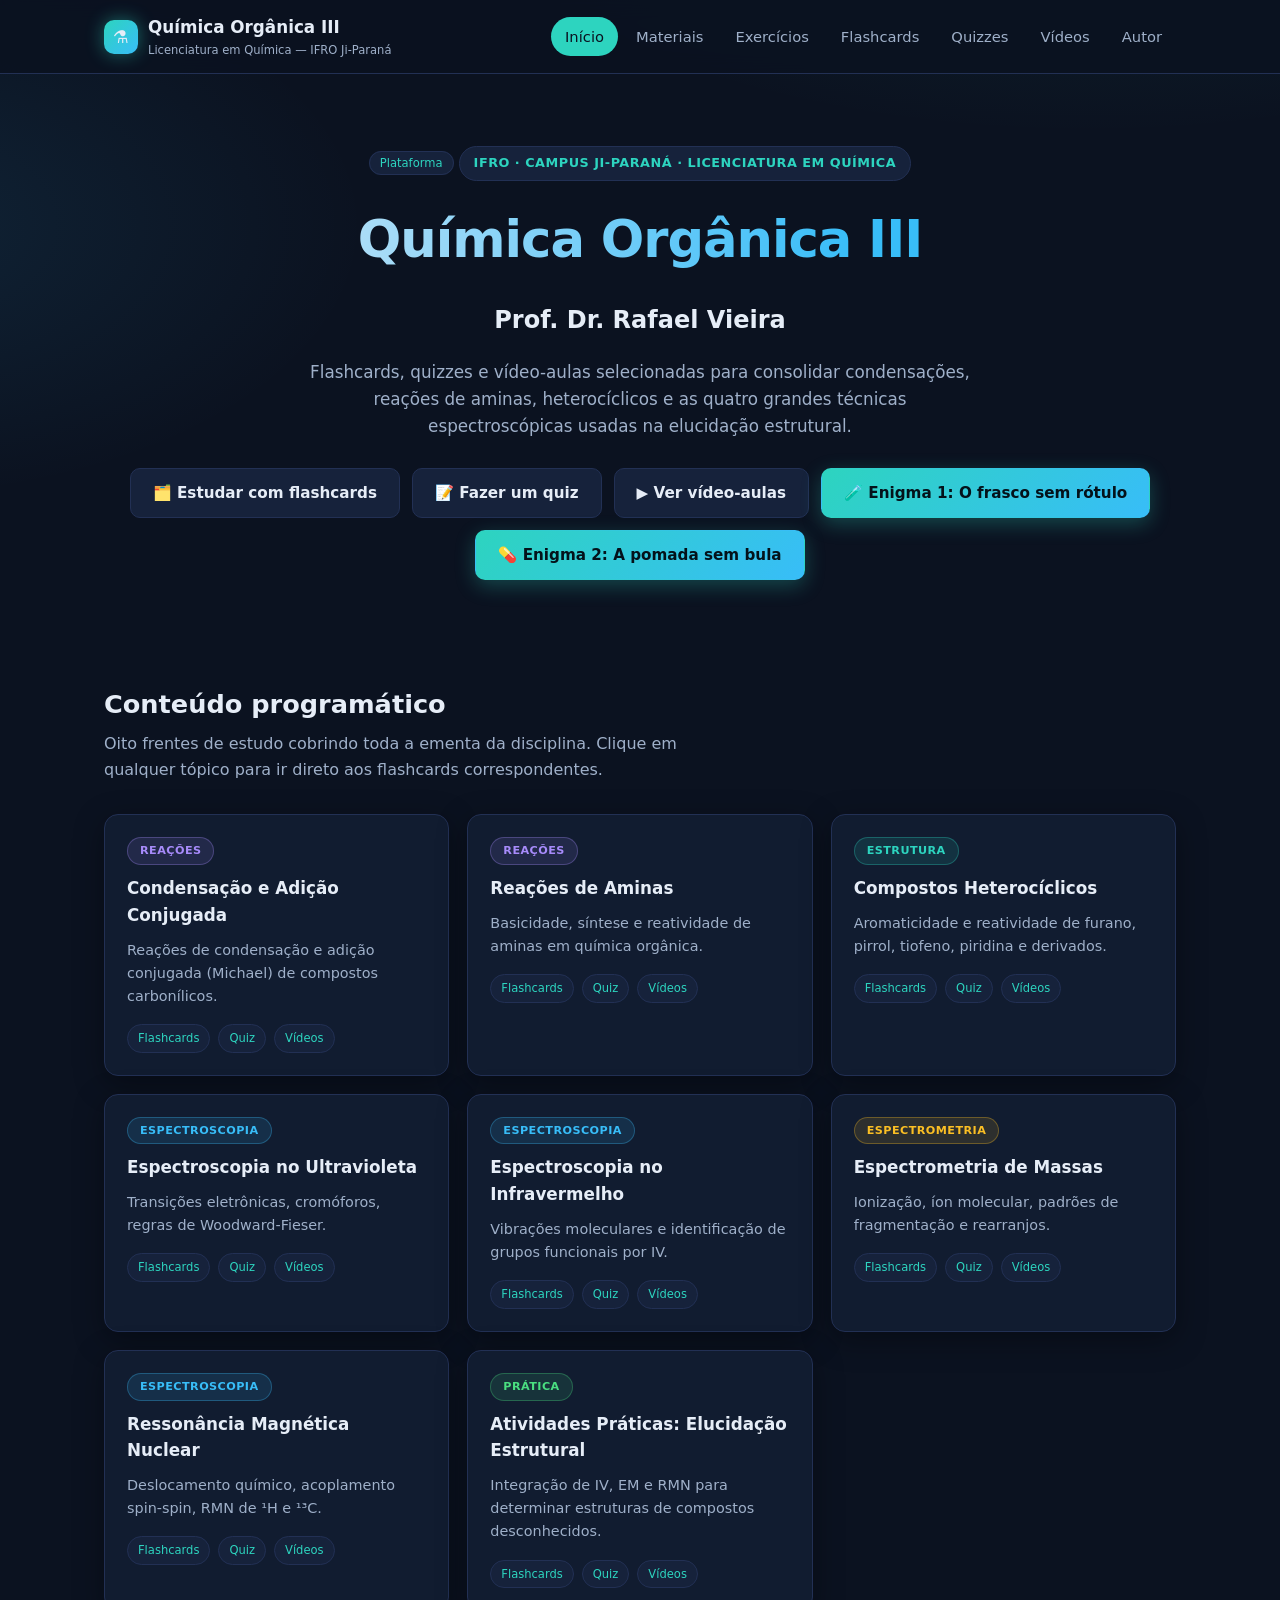
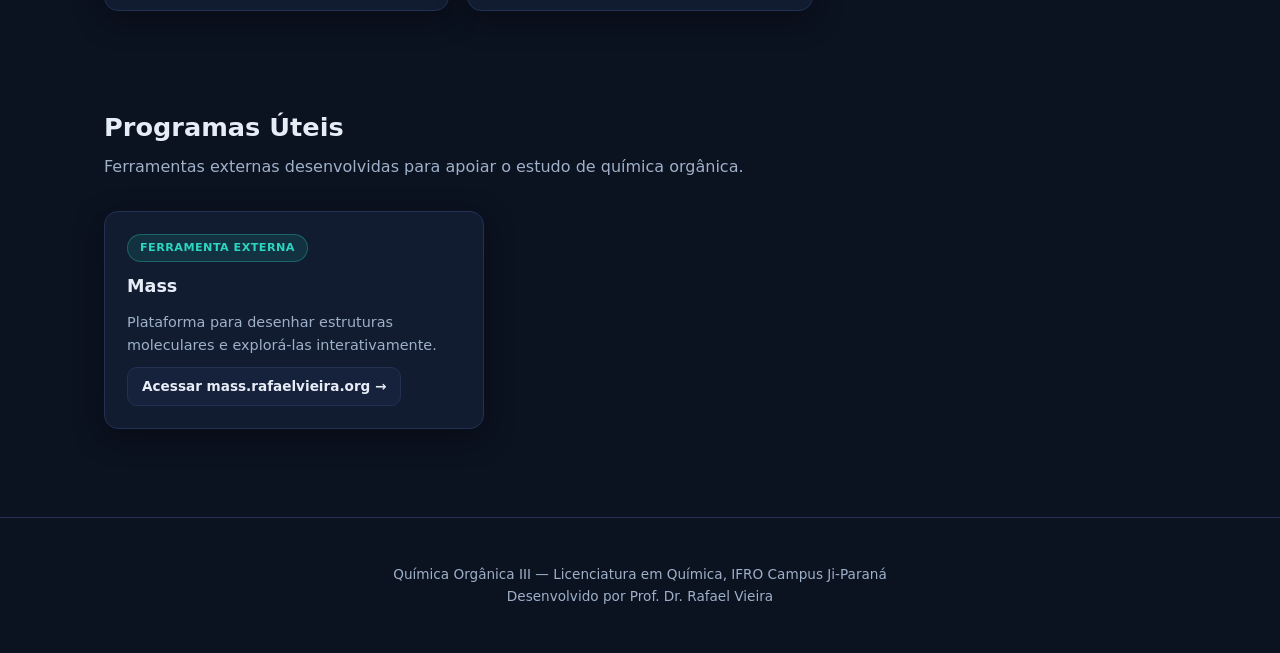
<file: index.html>
<!DOCTYPE html>
<html lang="pt-BR">
<head>
<meta charset="UTF-8">
<meta name="viewport" content="width=device-width, initial-scale=1.0">
<title>Química Orgânica III — IFRO Ji-Paraná</title>
<meta name="description" content="Plataforma de apoio aos estudantes de Licenciatura em Química do IFRO Campus Ji-Paraná: materiais, quizzes e vídeos sobre Química Orgânica III.">
<link rel="stylesheet" href="assets/css/style.css">
</head>
<body>

<header class="site-header">
  <nav class="nav">
    <a class="brand" href="index.html">
      <span class="mol">⚗️</span>
      <span>Química Orgânica III<br><small>Licenciatura em Química — IFRO Ji-Paraná</small></span>
    </a>
    <button class="nav-toggle" aria-label="Abrir menu">☰</button>
    <div class="nav-links">
      <a href="index.html">Início</a>
      <a href="materiais.html">Materiais</a>
      <a href="exercicios.html">Exercícios</a>
      <a href="flashcards.html">Flashcards</a>
      <a href="quizzes.html">Quizzes</a>
      <a href="videos.html">Vídeos</a>
      <!-- <a href="praticas.html">Práticas</a> -->
      <!-- <a href="molecula-apocalipse.html">🧟 Molécula-Apocalipse</a> -->
      <a href="autor.html">Autor</a>
    </div>
  </nav>
</header>

<section class="hero">
  <div class="container">
    <span class="tag tag-tool">Plataforma</span>
    <span class="eyebrow">IFRO · Campus Ji-Paraná · Licenciatura em Química</span>
    <h1> Química Orgânica III<br> </h1>
    <h2> Prof. Dr. Rafael Vieira </h2>
    <p class="lead">Flashcards, quizzes e vídeo-aulas selecionadas para consolidar condensações, reações
      de aminas, heterocíclicos e as quatro grandes técnicas espectroscópicas usadas na elucidação
      estrutural.</p>
    <div class="hero-actions">
      <a class="btn btn-ghost" href="flashcards.html">🗂️ Estudar com flashcards</a>
      <a class="btn btn-ghost" href="quizzes.html">📝 Fazer um quiz</a>
      <a class="btn btn-ghost" href="videos.html">▶️ Ver vídeo-aulas</a>
      <!-- <a class="btn btn-primary" href="molecula-apocalipse.html">☣️ Desafio: Molécula-Apocalipse</a> -->
      <a class="btn btn-primary" href="enigma-elucidacao-1.html">🧪 Enigma 1: O frasco sem rótulo</a>
      <a class="btn btn-primary" href="enigma-elucidacao-2.html">💊 Enigma 2: A pomada sem bula</a>
    </div>
  </div>
</section>

<section>
  <div class="container">
    <h2 class="section-title">Conteúdo programático</h2>
    <p class="section-sub">Oito frentes de estudo cobrindo toda a ementa da disciplina. Clique em qualquer
      tópico para ir direto aos flashcards correspondentes.</p>
    <div class="grid" id="topics-grid"></div>
  </div>
</section>

<section>
  <div class="container">
    <h2 class="section-title">Programas Úteis</h2>
    <p class="section-sub">Ferramentas externas desenvolvidas para apoiar o estudo de química orgânica.</p>
    <div class="card tool-card">
      <span class="cat-tag teal">Ferramenta externa</span>
      <h3>Mass</h3>
      <p>Plataforma para desenhar estruturas moleculares e explorá-las interativamente.</p>
      <a class="btn btn-ghost btn-sm" href="https://mass.rafaelvieira.org" target="_blank" rel="noopener">Acessar mass.rafaelvieira.org →</a>
    </div>
  </div>
</section>

<footer class="site-footer">
  <div class="container">
    <p>Química Orgânica III — Licenciatura em Química, IFRO Campus Ji-Paraná<br>
    Desenvolvido por <a href="autor.html">Prof. Dr. Rafael Vieira</a></p>
  </div>
</footer>

<script src="assets/js/topics-data.js"></script>
<script src="assets/js/app.js"></script>
<script>
  document.addEventListener("DOMContentLoaded", () => {
    const grid = document.getElementById("topics-grid");
    TOPICS.forEach(t => {
      const card = document.createElement("a");
      card.href = `flashcards.html?topic=${t.id}`;
      card.className = "card topic-card";
      card.style.color = "inherit";
      card.innerHTML = `
        <span class="cat-tag ${t.catClass}">${t.category}</span>
        <h3>${t.title}</h3>
        <p>${t.description}</p>
        <div class="tags">
          <span class="tag">Flashcards</span>
          <span class="tag">Quiz</span>
          <span class="tag">Vídeos</span>
        </div>
      `;
      grid.appendChild(card);
    });
  });
</script>
</body>
</html>
</file>
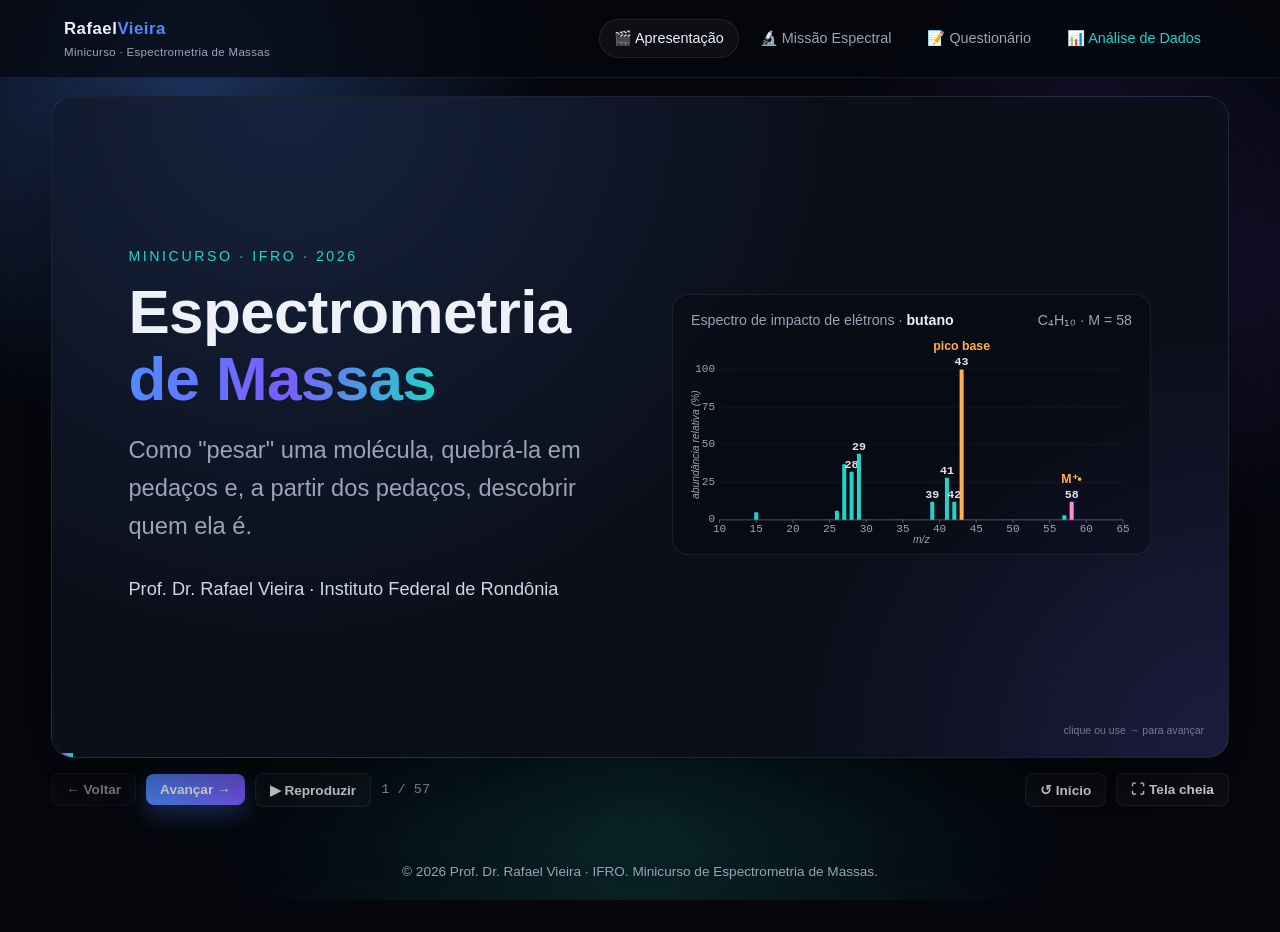
<file: aulas/massas/index.html>
<!DOCTYPE html>
<html lang="pt-BR">
<head>
<meta charset="UTF-8">
<meta name="viewport" content="width=device-width, initial-scale=1.0">
<title>Minicurso — Espectrometria de Massas | Prof. Dr. Rafael Vieira</title>
<meta name="description" content="Minicurso de Espectrometria de Massas: apresentação interativa, Missão Espectral (identificação de uma amostra desconhecida), questionário de percepção e análise de dados.">
<link rel="stylesheet" href="assets/css/style.css">
</head>
<body>
<div class="bg-glow"></div>

<header>
  <a class="logo" href="#apresentacao">Rafael<span>Vieira</span><small>Minicurso · Espectrometria de Massas</small></a>
  <nav>
    <a href="#apresentacao" data-view="apresentacao">🎬 Apresentação</a>
    <a href="#missao" data-view="missao">🔬 Missão Espectral</a>
    <a href="#questionario" data-view="questionario">📝 Questionário</a>
    <a href="#analise" data-view="analise" class="nav-data">📊 Análise de Dados</a>
  </nav>
</header>

<!-- =========================================================
     APRESENTAÇÃO
     Cada elemento com class="frag" aparece a cada clique.
     Espectros: <div class="ms-plot" data-picos="m/z:intensidade,…">
     Moléculas: <div class="mol md" data-mol="nome"> (ver assets/js/estruturas.js)
     ========================================================= -->
<main id="view-apresentacao" class="view">
  <div class="deck-wrap">
    <div class="deck" id="deck" tabindex="0" aria-label="Apresentação — clique para avançar">

      <!-- 1 · CAPA -->
      <section class="slide" data-title="Capa">
        <div class="cols">
          <div>
            <div class="kicker">Minicurso · IFRO · 2026</div>
            <h1>Espectrometria <span class="grad">de Massas</span></h1>
            <p class="lead">Como "pesar" uma molécula, quebrá-la em pedaços e, a partir dos pedaços, descobrir quem ela é.</p>
            <p style="margin-top:1.6em; font-size:1em;" class="muted">Prof. Dr. Rafael Vieira · Instituto Federal de Rondônia</p>
          </div>
          <div class="hide-mobile spec-card">
            <div class="cap"><span>Espectro de impacto de elétrons · <b>butano</b></span><span>C₄H₁₀ · M = 58</span></div>
            <div class="ms-plot" data-picos="58:12,57:3,43:100,42:12,41:28,39:12,29:44,28:32,27:37,26:6,15:5" data-xmin="10" data-xmax="65" data-destaque="58:mol,43:hot" data-rotulos="58:M⁺•,43:pico base"></div>
          </div>
        </div>
      </section>

      <!-- 2 · PERGUNTA -->
      <section class="slide" data-title="Por quê?">
        <div class="kicker">Para começar</div>
        <h2>Como pesar algo que tem <span class="grad">10⁻²² gramas?</span></h2>
        <div class="cols-3" style="margin-top:1.2em">
          <div class="tile frag zoom"><div class="big-num hl">3,2×10⁻²²</div><p>gramas: a massa de <b>uma</b> molécula de cafeína (194 g/mol ÷ 6,02×10²³). Nenhuma balança chega perto disso.</p></div>
          <div class="tile frag zoom"><div class="big-num hl2">m/z</div><p>O truque: transformar a molécula em um <b>íon</b> e medir como ele se move em campos elétricos e magnéticos.</p></div>
          <div class="tile frag zoom"><div class="big-num hl3">ng</div><p>Bastam <b>nanogramas</b> (ou menos) de amostra. Por isso a técnica está no antidoping, na perícia, nos alimentos e na indústria farmacêutica.</p></div>
        </div>
        <p class="frag" style="margin-top:1.6em; font-size:1.3em;">Uma única análise pode revelar a <b class="hl">massa molar</b>, a <b class="hl2">fórmula molecular</b> e pistas da <b class="hl3">estrutura</b>.</p>
      </section>

      <!-- 3 · DEFINIÇÃO -->
      <section class="slide" data-title="O que é">
        <div class="cols">
          <div>
            <div class="kicker">Definição</div>
            <h2>Espectro<span class="grad">metria</span>, não espectro<span class="grad">scopia</span></h2>
            <ul>
              <li class="frag">Técnica muito usada hoje (inclusive em laboratórios <b>farmacêuticos</b>) que permite, entre outras coisas, determinar a <b class="hl">fórmula molecular</b>.</li>
              <li class="frag">Não há absorção de radiação, como no IV ou na RMN: a molécula é <b>ionizada</b>, <b>fragmentada</b> e os íons são <b>separados pela razão massa/carga (m/z)</b>.</li>
              <li class="frag">É uma técnica <b class="hl3">destrutiva</b>, mas gasta pouquíssima amostra.</li>
            </ul>
          </div>
          <div class="cols" style="grid-template-columns:1fr 1fr; gap:1em">
            <div class="tile frag"><span class="tag tag-b">IV</span><h4 style="margin-top:.5em">Grupos funcionais</h4><p>Absorção de radiação infravermelha pelas ligações.</p></div>
            <div class="tile frag"><span class="tag tag-p">RMN</span><h4 style="margin-top:.5em">Esqueleto C–H</h4><p>Absorção de radiofrequência por núcleos em campo magnético.</p></div>
            <div class="tile frag" style="grid-column: span 2"><span class="tag tag-t">EM</span><h4 style="margin-top:.5em">Massa e fragmentos</h4><p>Íons separados por m/z. Junto com IV e RMN, fecha a identificação de um composto orgânico.</p></div>
          </div>
        </div>
      </section>

      <!-- 4 · LINHA DO TEMPO -->
      <section class="slide" data-title="Linha do tempo">
        <div class="kicker">Um século de prêmios Nobel</div>
        <h2>A técnica nasceu com <span class="grad">a física do elétron</span></h2>
        <div class="timeline">
          <div class="tl-item frag"><div class="tl-year">1906</div><h4>J. J. Thomson</h4><p>Nobel de <b>Física</b> (condução elétrica em gases). Em seguida separou "raios positivos" com campos elétricos e magnéticos: em 1913, o neônio-20 e o 22.</p></div>
          <div class="tl-item frag"><div class="tl-year">1922</div><h4>F. W. Aston</h4><p>Nobel de <b>Química</b>. Com o espectrógrafo de massas, mostrou que os elementos têm <b>isótopos</b>.</p></div>
          <div class="tl-item frag"><div class="tl-year">1956</div><h4>GC-MS</h4><p>Gohlke &amp; McLafferty acoplam a cromatografia gasosa ao espectrômetro.</p></div>
          <div class="tl-item frag"><div class="tl-year">1989</div><h4>W. Paul</h4><p>Nobel de <b>Física</b> pelo filtro de massas quadrupolar e pela armadilha de íons.</p></div>
          <div class="tl-item frag"><div class="tl-year">2002</div><h4>Fenn &amp; Tanaka</h4><p>Nobel de <b>Química</b>: ESI e MALDI permitem ionizar proteínas e outras biomoléculas.</p></div>
          <div class="tl-item frag"><div class="tl-year">2005</div><h4>Orbitrap</h4><p>Analisador de altíssima resolução (Makarov) chega ao mercado.</p></div>
        </div>
        <p class="frag muted" style="margin-top:1.6em">Hoje: espectrômetros portáteis, imageamento de tecidos e proteômica com milhares de proteínas por análise.</p>
      </section>

      <!-- 5 · BLOCOS -->
      <section class="slide" data-title="O aparelho">
        <div class="kicker">Por dentro do espectrômetro</div>
        <h2>Cinco blocos, <span class="grad">um caminho</span></h2>
        <div class="blocks">
          <div class="bk frag"><div class="ico">💉</div><h4>Entrada da amostra</h4><p>A amostra entra na forma de vapor</p></div>
          <div class="bk frag"><div class="ico">⚡</div><h4>Fonte de íons</h4><p>A molécula vira íon (e se fragmenta)</p></div>
          <div class="bk frag"><div class="ico">🧲</div><h4>Analisador</h4><p>Separa os íons pela razão m/z</p></div>
          <div class="bk frag"><div class="ico">📡</div><h4>Detector</h4><p>Conta os íons que chegam</p></div>
          <div class="bk frag"><div class="ico">💻</div><h4>Sistema de dados</h4><p>Monta o espectro</p></div>
        </div>
        <div class="vac frag"><span>atmosfera / vácuo</span><span class="hv">alto vácuo (10⁻⁵ a 10⁻⁸ torr)</span></div>
        <p class="frag" style="margin-top:1.3em">Por que <b class="hl">alto vácuo</b>? Para que os íons percorram o aparelho <b>sem colidir</b> com moléculas de ar, que os desviariam ou neutralizariam.</p>
      </section>

      <!-- 6 · INJEÇÃO -->
      <section class="slide" data-title="Injeção">
        <div class="kicker">Etapa 1 · Injeção da amostra</div>
        <h2>A amostra entra <span class="grad">como vapor</span></h2>
        <div class="cols" style="align-items:stretch">
          <div class="tile frag left"><span class="tag tag-b">GC-MS</span><h4 style="margin-top:.6em">Cromatografia gasosa + EM</h4>
            <p>O cromatógrafo separa a mistura e manda cada componente, um de cada vez, ao espectrômetro. Ideal para compostos voláteis: solventes, aromas, combustíveis, drogas.</p></div>
          <div class="tile frag"><span class="tag tag-p">LC-MS (HPLC-MS)</span><h4 style="margin-top:.6em">Cromatografia líquida + EM</h4>
            <p>Para moléculas pouco voláteis ou sensíveis ao calor: fármacos, metabólitos, peptídeos. Exige fontes de ionização especiais (ESI, APCI).</p></div>
        </div>
        <p class="frag" style="margin-top:1.3em">Resultado: para <b>cada pico do cromatograma</b> obtém-se <b class="hl">um espectro de massas</b> completo.</p>
      </section>

      <!-- 7 · EI -->
      <section class="slide" data-title="Ionização por elétrons">
        <div class="cols">
          <div>
            <div class="kicker">Etapa 2 · Métodos de ionização</div>
            <h2>Ionização por elétrons <span class="grad">(EI)</span></h2>
            <ul>
              <li class="frag">A molécula é bombardeada por um feixe de elétrons de <b class="hl">alta energia (70 eV)</b>.</li>
              <li class="frag">Um elétron da molécula é arrancado: forma-se o <b class="hl2">cátion radical</b>, o <b>íon molecular</b> M<sup>+•</sup>.</li>
              <li class="frag"><span class="eq-box eq">M + e⁻ → M<sup>+•</sup> + 2 e⁻</span></li>
              <li class="frag">"+" = carga positiva · "•" = elétron desemparelhado. A massa praticamente não muda (o elétron pesa ~1/1836 u).</li>
            </ul>
          </div>
          <div class="hide-mobile">
            <svg viewBox="0 0 420 300" class="dock-svg" aria-label="Elétron colidindo com uma molécula">
              <defs><radialGradient id="gEI"><stop offset="0" stop-color="#ffb14f" stop-opacity=".9"/><stop offset="1" stop-color="#ffb14f" stop-opacity="0"/></radialGradient></defs>
              <line x1="20" y1="150" x2="190" y2="150" stroke="#4f8cff" stroke-opacity=".35" stroke-dasharray="6 6" stroke-width="2"/>
              <text x="40" y="130" fill="#9aa4b8" font-size="14" font-family="Segoe UI, sans-serif">feixe de e⁻ (70 eV)</text>
              <g class="electron"><circle cx="190" cy="150" r="8" fill="#7fb0ff"/><text x="185" y="155" fill="#04121a" font-size="12" font-weight="700">e</text></g>
              <circle class="burst" cx="230" cy="150" r="50" fill="url(#gEI)"/>
              <g stroke="#22d3c7" stroke-width="5" fill="none" stroke-linejoin="round">
                <polygon points="230,110 265,130 265,170 230,190 195,170 195,130"/>
                <circle cx="230" cy="150" r="22" stroke-width="3" stroke-opacity=".7"/>
              </g>
              <g class="ion-fly"><text x="268" y="105" fill="#ff8adc" font-size="22" font-weight="800" font-family="Segoe UI, sans-serif">+•</text></g>
              <text x="230" y="250" text-anchor="middle" fill="#9aa4b8" font-size="15" font-family="Segoe UI, sans-serif">C₆H₆ + e⁻ → C₆H₆⁺• + 2e⁻ · m/z 78</text>
            </svg>
          </div>
        </div>
      </section>

      <!-- 8 · EI FRAGMENTA -->
      <section class="slide" data-title="EI fragmenta">
        <div class="kicker">Ionização por elétrons</div>
        <h2>Energia demais <span class="grad">quebra a molécula</span></h2>
        <div class="cols">
          <div>
            <ul>
              <li class="frag">70 eV é muito mais que o necessário para ionizar (~10 eV). O excesso vira energia interna e leva à <b class="hl">fragmentação</b>.</li>
              <li class="frag">Às vezes o íon molecular se fragmenta tão rápido que <b class="hl3">nem chega ao detector</b>.</li>
              <li class="frag">A fragmentação segue padrões químicos e é <b>reprodutível</b>: o espectro vira uma <b class="hl2">impressão digital</b>.</li>
              <li class="frag">Por isso é possível identificar a substância comparando o espectro com uma <b>biblioteca</b> (NIST: centenas de milhares de espectros) ou interpretando o padrão.</li>
            </ul>
          </div>
          <div class="spec-card frag">
            <div class="cap"><span>EI · <b>butano</b> (C₄H₁₀)</span><span>M = 58</span></div>
            <div class="ms-plot" data-picos="58:12,57:3,43:100,42:12,41:28,39:12,29:44,28:32,27:37,26:6,15:5" data-xmin="10" data-xmax="65" data-destaque="58:mol" data-rotulos="58:M⁺•"></div>
            <p class="small muted" style="margin:.2em 0 .4em">Um íon molecular, muitos fragmentos.</p>
          </div>
        </div>
      </section>

      <!-- 9 · CI -->
      <section class="slide" data-title="Ionização química">
        <div class="cols">
          <div>
            <div class="kicker">Ionização química (CI)</div>
            <h2>Uma ionização <span class="grad">mais suave</span></h2>
            <ul>
              <li class="frag">A amostra é ionizada por um <b class="hl3">fluxo de gás reagente ionizado</b>, que pode transferir prótons, elétrons ou formar um <b>aduto</b>.</li>
              <li class="frag">Como é menos energética que a EI, a CI permite identificar melhor o <b class="hl">íon molecular</b> (ou <b>quase molecular</b>, [M+H]<sup>+</sup>), dependendo do gás.</li>
              <li class="frag">Menos fragmentação = menos informação estrutural, mas <b>certeza sobre a massa</b>. As duas técnicas se completam.</li>
            </ul>
          </div>
          <div class="tile frag" style="font-family: var(--mono); font-size:.95em; line-height:1.9">
            <p class="small muted" style="font-family:inherit">Com metano:</p>
            CH₄ + e⁻ → CH₄<sup>+•</sup> + 2e⁻<br>
            CH₄<sup>+•</sup> + CH₄ → <b class="hl">CH₅⁺</b> + •CH₃<br>
            CH₃⁺ + CH₄ → <b class="hl">C₂H₅⁺</b> + H₂<br>
            M + CH₅⁺ → <b class="hl3">[M+H]⁺</b> + CH₄<br>
            M + C₂H₅⁺ → <b class="hl3">[M+C₂H₅]⁺</b>
            <p class="small muted" style="font-family:inherit; margin-top:.5em">[M+H]⁺ aparece em m/z = M + 1; o aduto com etila, em M + 29.</p>
          </div>
        </div>
      </section>

      <!-- 10 · TABELA CI -->
      <section class="slide" data-title="Gases reagentes">
        <div class="kicker">Ionização química</div>
        <h2>Cada gás reagente, <span class="grad">um íon analítico</span></h2>
        <table class="mini-table" style="font-size:1.05em; margin-top:.6em">
          <thead><tr><th>Gás</th><th>Íon reagente</th><th>Íon analítico</th></tr></thead>
          <tbody>
            <tr class="frag"><td>H₂</td><td class="mono">H₃⁺</td><td class="mono">[M+H]⁺</td></tr>
            <tr class="frag"><td>CH₄ (metano)</td><td class="mono">CH₅⁺, C₂H₅⁺</td><td class="mono">[M+H]⁺, [M+C₂H₅]⁺</td></tr>
            <tr class="frag"><td>NH₃ (amônia)</td><td class="mono">NH₄⁺</td><td class="mono">[M+H]⁺, [M+NH₄]⁺</td></tr>
            <tr class="frag"><td>CH₃OH (metanol)</td><td class="mono">CH₃OH₂⁺</td><td class="mono">[M+H]⁺</td></tr>
            <tr class="frag"><td>CH₃CN (acetonitrila)</td><td class="mono">CH₃CNH⁺</td><td class="mono">[M+H]⁺</td></tr>
          </tbody>
        </table>
        <p class="frag" style="margin-top:1.2em">Os adutos são uma pista extra: ver picos em <b>M+1</b> e <b>M+18</b> (com NH₃) confirma qual é a massa molecular.</p>
      </section>

      <!-- 11 · CI EXEMPLO -->
      <section class="slide dense" data-title="CI na prática">
        <div class="kicker">Ionização química · exemplo</div>
        <h2>Mesmo composto (M = 196), <span class="grad">três gases</span></h2>
        <div class="cols-3" style="margin-top:.4em">
          <div class="spec-card frag"><div class="cap"><span>gás: <b>CH₄</b></span><span>197 = MH⁺</span></div>
            <div class="ms-plot" data-picos="81:30,95:12,109:8,121:6,137:100,197:15" data-xmin="70" data-xmax="225" data-destaque="197:mol" data-lim="5"></div></div>
          <div class="spec-card frag"><div class="cap"><span>gás: <b>isobutano</b></span><span>197 = MH⁺</span></div>
            <div class="ms-plot" data-picos="81:4,95:4,109:4,123:3,137:100,179:4,197:55" data-xmin="70" data-xmax="225" data-destaque="197:mol" data-lim="5"></div></div>
          <div class="spec-card frag"><div class="cap"><span>gás: <b>NH₃</b></span><span>197 = MH⁺ · <b style="color:var(--warm)">214 = M+NH₄⁺</b></span></div>
            <div class="ms-plot" data-picos="93:3,121:3,137:20,154:5,197:100,214:85" data-xmin="70" data-xmax="225" data-destaque="197:mol,214:hot" data-lim="5"></div></div>
        </div>
        <p class="frag" style="margin-top:1em">Quanto mais "suave" o gás, <b class="hl">maior o pico do íon quase molecular</b> e menor a fragmentação. Com NH₃ surge o aduto <b>[M+NH₄]⁺ = 196 + 18 = 214</b>.</p>
        <p class="small muted" style="margin-top:.4em">Espectros esquemáticos, redesenhados a partir de Pavia et al., <i>Introdução à Espectroscopia</i>.</p>
      </section>

      <!-- 12 · TÉCNICAS SUAVES -->
      <section class="slide" data-title="Ionização moderna">
        <div class="kicker">Além do que cai na prova · ionização moderna</div>
        <h2>Ionizar sem quebrar: <span class="grad">ESI, MALDI e APCI</span></h2>
        <div class="cols-3">
          <div class="tile frag"><div class="ico">💧</div><h4>ESI · electrospray</h4><p>A solução é borrifada sob alta tensão; as gotas evaporam e liberam íons [M+H]⁺ ou [M−H]⁻, inclusive com várias cargas. Base do LC-MS.</p></div>
          <div class="tile frag"><div class="ico">🔦</div><h4>MALDI</h4><p>Um laser atinge a amostra misturada a uma matriz. Ioniza proteínas e polímeros inteiros. Usado para identificar bactérias em hospitais (MALDI-TOF).</p></div>
          <div class="tile frag"><div class="ico">🌫️</div><h4>APCI</h4><p>Ionização química à pressão atmosférica: boa para moléculas pequenas e pouco polares em LC-MS.</p></div>
        </div>
        <p class="frag" style="margin-top:1.3em">Regra prática: <b class="hl">EI</b> para identificar pela fragmentação (com biblioteca) · <b class="hl2">técnicas suaves</b> para saber a massa de moléculas grandes ou frágeis.</p>
      </section>

      <!-- 13 · SETOR MAGNÉTICO -->
      <section class="slide" data-title="Setor magnético">
        <div class="kicker">Etapa 3 · Analisador de massas</div>
        <h2>Setor magnético: <span class="grad">o ímã que separa massas</span></h2>
        <div class="cols">
          <div>
            <ul>
              <li class="frag">Os íons gerados na ionização (íon molecular e fragmentos) são <b>selecionados</b> para chegar ao detector. O parâmetro de seleção é a <b class="hl">razão massa/carga (m/z)</b>.</li>
              <li class="frag">"Uma carga elétrica que atravessa um campo magnético sofre uma força que desvia sua trajetória" (regra da mão direita).</li>
              <li class="frag">Mudando a intensidade do campo magnético (ou o potencial de aceleração), muda o raio da trajetória e <b>escolhe-se qual m/z chega ao detector</b>.</li>
            </ul>
          </div>
          <div class="tile" style="text-align:center; display:grid; gap:.7em">
            <div class="frag"><p class="small muted">Força magnética</p><span class="eq">F = z·v × B</span></div>
            <div class="frag"><p class="small muted">Energia cinética (aceleração pelo potencial V)</p><span class="eq">½ m v² = z V</span></div>
            <div class="frag"><p class="small muted">Força centrípeta = força magnética</p><span class="eq">m v² / r = z v B &nbsp;⇒&nbsp; r = m v / z B</span></div>
            <div class="frag"><p class="small muted">Eliminando v:</p><span class="eq-box eq" style="font-size:1.6em">m/z = B² r² / 2V</span></div>
          </div>
        </div>
      </section>

      <!-- 14 · OUTROS ANALISADORES -->
      <section class="slide" data-title="Quadrupolo e TOF">
        <div class="kicker">Outros analisadores</div>
        <h2>Filtrar, cronometrar, <span class="grad">orbitar</span></h2>
        <div class="cols-3">
          <div class="tile frag">
            <svg viewBox="0 0 220 90" style="width:100%; height:auto" aria-hidden="true">
              <g fill="none" stroke="#4f8cff" stroke-width="2"><rect x="20" y="10" width="170" height="16" rx="8"/><rect x="20" y="64" width="170" height="16" rx="8"/></g>
              <g fill="none" stroke="#7c5cff" stroke-width="2"><rect x="20" y="30" width="170" height="10" rx="5" stroke-opacity=".5"/><rect x="20" y="50" width="170" height="10" rx="5" stroke-opacity=".5"/></g>
              <path d="M5,45 C35,30 55,60 85,45 S135,30 165,45 S195,52 212,45" stroke="#22d3c7" stroke-width="2.5" fill="none"/>
              <path d="M5,45 C30,40 50,25 70,10" stroke="#f87171" stroke-width="2" fill="none" stroke-dasharray="4 3"/>
            </svg>
            <h4>Quadrupolo</h4><p>Quatro barras com tensões contínua e alternada. Só os íons com o <b>m/z adequado</b> têm trajetória estável e atravessam até o detector; os outros colidem com as barras.</p></div>
          <div class="tile frag">
            <svg viewBox="0 0 220 90" style="width:100%; height:auto" aria-hidden="true">
              <line x1="10" y1="45" x2="205" y2="45" stroke="#9aa4b8" stroke-dasharray="4 4"/><rect x="205" y="20" width="8" height="50" fill="#ffb14f"/>
              <circle cx="150" cy="45" r="5" fill="#22d3c7"/><circle cx="110" cy="45" r="7" fill="#4f8cff"/><circle cx="70" cy="45" r="9" fill="#7c5cff"/>
              <text x="150" y="30" fill="#9aa4b8" font-size="11" text-anchor="middle">leve</text><text x="70" y="27" fill="#9aa4b8" font-size="11" text-anchor="middle">pesado</text>
            </svg>
            <h4>Tempo de voo (TOF)</h4><p>Todos recebem a mesma energia; os <b>íons mais leves chegam antes</b> ao detector. Analisa espécies muito pesadas (até ~300 000 u); nos modelos simples a resolução é baixa, mas melhora muito com o refletor.</p></div>
          <div class="tile frag">
            <svg viewBox="0 0 220 90" style="width:100%; height:auto" aria-hidden="true">
              <ellipse cx="110" cy="45" rx="95" ry="30" fill="none" stroke="#7c5cff" stroke-width="2"/>
              <ellipse cx="110" cy="45" rx="20" ry="12" fill="#4f8cff" fill-opacity=".4" stroke="#4f8cff"/>
              <ellipse cx="110" cy="45" rx="70" ry="22" fill="none" stroke="#22d3c7" stroke-width="2" stroke-dasharray="6 5"/>
            </svg>
            <h4>Orbitrap e FT-ICR</h4><p>Os íons orbitam e a <b>frequência</b> de oscilação revela o m/z. Resolução altíssima: massas exatas com 4 ou 5 casas decimais.</p></div>
        </div>
      </section>

      <!-- 15 · DETECTOR + ESPECTRO -->
      <section class="slide" data-title="Detector e espectro">
        <div class="cols">
          <div>
            <div class="kicker">Etapa 4 · Detector</div>
            <h2>Contar íons e <span class="grad">desenhar o espectro</span></h2>
            <ul>
              <li class="frag">O detector produz uma <b>corrente proporcional</b> ao número de íons que o atingem.</li>
              <li class="frag">Como chegam pouquíssimos íons (corrente muito pequena), usa-se uma <b class="hl">multiplicadora de elétrons</b>, que amplifica o sinal por 10⁵ a 10⁶.</li>
              <li class="frag">O espectro: <b>m/z</b> no eixo x e <b>abundância relativa</b> no eixo y. O pico mais intenso, o <b class="hl3">pico base</b>, vale 100%.</li>
              <li class="frag">O <b style="color:var(--pink)">íon molecular</b> nem sempre é o pico base, e nem sempre aparece.</li>
            </ul>
          </div>
          <div class="spec-card frag">
            <div class="cap"><span>Anatomia de um espectro · <b>butano</b></span><span>passe o mouse nos picos</span></div>
            <div class="ms-plot" data-picos="59:0.5,58:12,57:3,43:100,42:12,41:28,39:12,29:44,28:32,27:37,26:6,15:5" data-xmin="10" data-xmax="65" data-destaque="58:mol,43:hot,59:iso" data-rotulos="58:M⁺•,43:pico base,29:fragmento"></div>
          </div>
        </div>
      </section>

      <!-- 16 · MASSA MOLECULAR -->
      <section class="slide" data-title="Massa molecular">
        <div class="kicker">Determinando a massa molecular</div>
        <h2>O detector lê a massa de <span class="grad">cada íon</span>, não a média</h2>
        <ul>
          <li class="frag">Qualquer íon (inclusive o molecular) que tiver <b class="hl">tempo de vida maior que 10⁻⁵ s</b> consegue chegar ao detector.</li>
          <li class="frag">O que o detector lê não é a massa molar média da tabela periódica, mas a <b class="hl3">massa exata do íon específico</b> que chegou, com os isótopos que ele tiver.</li>
        </ul>
        <div class="rx frag" style="margin-top:1.2em; gap:2.4em">
          <figure><div style="font-size:1.4em; font-family:var(--mono)">H₃C–CH₃</div><figcaption>¹²C ¹²C · <b>m/z 30</b></figcaption></figure>
          <figure><div style="font-size:1.4em; font-family:var(--mono)">H₃C–¹³CH₃</div><figcaption>um ¹³C · <b>m/z 31</b></figcaption></figure>
          <figure><div style="font-size:1.4em; font-family:var(--mono)">H₃C–CH₂D</div><figcaption>um deutério · <b>m/z 31</b></figcaption></figure>
        </div>
        <p class="frag" style="margin-top:1.2em">É por isso que, ao lado do íon molecular, aparecem os picos <b class="hl2">M+1</b> e <b class="hl2">M+2</b>. Eles vão virar pistas valiosas.</p>
      </section>

      <!-- 17 · TER CERTEZA -->
      <section class="slide" data-title="É mesmo o M?">
        <div class="kicker">Massa molecular</div>
        <h2>Como ter certeza de que <span class="grad">aquele é o íon molecular?</span></h2>
        <div class="cols-4">
          <div class="tile frag"><div class="ico">🎚️</div><h4>Variar a energia</h4><p>Diminuindo a energia do feixe de elétrons, o pico do possível íon molecular deve <b>aumentar</b> de intensidade (há menos fragmentação).</p></div>
          <div class="tile frag"><div class="ico">⚪</div><h4>Elétron ímpar</h4><p>O íon molecular é um cátion radical: tem <b>número ímpar de elétrons</b>. Fragmentos com número par de elétrons não podem ser M.</p></div>
          <div class="tile frag"><div class="ico">🔢</div><h4>Regra do nitrogênio</h4><p>M <b>par</b> → nenhum ou um número par de N. M <b>ímpar</b> → número ímpar de N.</p></div>
          <div class="tile frag"><div class="ico">🚫</div><h4>Perdas impossíveis</h4><p>Perdas de 4 a 14 u e de 21 a 25 u são muito improváveis. Se houver um pico nessa distância abaixo do suposto M, o M verdadeiro está mais acima.</p></div>
        </div>
        <p class="frag" style="margin-top:1.3em">Na dúvida: repita com <b class="hl">ionização química</b> e procure [M+H]⁺.</p>
      </section>

      <!-- 18 · RESOLUÇÃO -->
      <section class="slide" data-title="Resolução">
        <div class="cols">
          <div>
            <div class="kicker">Resolução do espectrômetro</div>
            <h2>Distinguir <span class="grad">60,0575 de 60,0688</span></h2>
            <ul>
              <li class="frag"><b>Resolução</b> é a capacidade de um aparelho de distinguir a massa de um íon da massa de outro.</li>
              <li class="frag"><span class="eq-box eq">R = M<sub>n</sub> / (M<sub>n</sub> − M<sub>m</sub>)</span> &nbsp;com o vale entre os picos menor que 10% da altura.</li>
              <li class="frag">Quanto maior a resolução, maior a capacidade de determinar a <b class="hl">fórmula molecular</b> pela massa exata (EM de alta resolução, HRMS).</li>
            </ul>
          </div>
          <div class="tile frag">
            <p class="small muted" style="margin-bottom:.5em">Quatro fórmulas com massa nominal 60</p>
            <table class="mini-table">
              <thead><tr><th>Fórmula</th><th>Massa nominal</th><th>Massa exata</th></tr></thead>
              <tbody>
                <tr><td>C₃H₈O</td><td>60</td><td class="mono">60,0575</td></tr>
                <tr><td>C₂H₈N₂</td><td>60</td><td class="mono">60,0688</td></tr>
                <tr><td>C₂H₄O₂</td><td>60</td><td class="mono">60,0211</td></tr>
                <tr><td>CH₄N₂O</td><td>60</td><td class="mono">60,0323</td></tr>
              </tbody>
            </table>
            <p class="small muted" style="margin-top:.6em">¹H = 1,00783 · ¹²C = 12,00000 · ¹⁴N = 14,00307 · ¹⁶O = 15,99491</p>
          </div>
        </div>
      </section>

      <!-- 19 · ISÓTOPOS -->
      <section class="slide" data-title="Isótopos">
        <div class="cols">
          <div>
            <div class="kicker">E sem alta resolução?</div>
            <h2>Os isótopos <span class="grad">contam a fórmula</span></h2>
            <ul>
              <li class="frag">Se a intensidade do íon molecular for razoável, dá para diferenciar fórmulas pela <b class="hl">razão isotópica</b> (picos M+1, M+2…).</li>
              <li class="frag"><span class="eq">[M+1] ≈ 1,1·C + 0,015·H + 0,37·N + 0,04·O + 0,8·S + 5,1·Si</span></li>
              <li class="frag"><span class="eq">[M+2] ≈ (1,1·C)²/200 + 0,20·O + 4,4·S + 3,4·Si + 32·Cl + 97,3·Br</span></li>
              <li class="frag">Atalho: <b class="hl3">nº de C ≈ (M+1 ÷ M × 100) ÷ 1,1</b></li>
            </ul>
          </div>
          <div class="tile frag">
            <table class="mini-table">
              <thead><tr><th>Leve</th><th>%</th><th>Pesado</th><th>% relativa</th></tr></thead>
              <tbody>
                <tr><td>¹H</td><td>100</td><td>²H</td><td class="mono">0,015</td></tr>
                <tr><td>¹²C</td><td>100</td><td>¹³C</td><td class="mono">1,1</td></tr>
                <tr><td>¹⁴N</td><td>100</td><td>¹⁵N</td><td class="mono">0,37</td></tr>
                <tr><td>¹⁶O</td><td>100</td><td>¹⁷O · ¹⁸O</td><td class="mono">0,04 · 0,20</td></tr>
                <tr><td>²⁸Si</td><td>100</td><td>²⁹Si · ³⁰Si</td><td class="mono">5,1 · 3,4</td></tr>
                <tr><td>³²S</td><td>100</td><td>³³S · ³⁴S</td><td class="mono">0,8 · 4,4</td></tr>
                <tr><td>³⁵Cl</td><td>100</td><td>³⁷Cl</td><td class="mono" style="color:var(--warm)">32</td></tr>
                <tr><td>⁷⁹Br</td><td>100</td><td>⁸¹Br</td><td class="mono" style="color:var(--warm)">97,3</td></tr>
              </tbody>
            </table>
          </div>
        </div>
      </section>

      <!-- 20 · PROPENO x DIAZOMETANO -->
      <section class="slide" data-title="Exemplo isotópico">
        <div class="kicker">Exemplo</div>
        <h2>M = 42: <span class="grad">propeno ou diazometano?</span></h2>
        <div class="cols" style="align-items:stretch">
          <div class="tile frag left" style="text-align:center">
            <div class="mol md" data-mol="propeno" style="margin:0 auto"></div>
            <h4>Propeno · C₃H₆</h4>
            <p class="mono" style="margin-top:.4em">M+1 = 3(1,1) + 6(0,015) = <b class="hl">3,39%</b></p>
            <p class="mono">M+2 = (3,3)²/200 = <b class="hl">0,05%</b></p>
          </div>
          <div class="tile frag" style="text-align:center">
            <div class="mol md" data-mol="diazometano" style="margin:0 auto"></div>
            <h4>Diazometano · CH₂N₂</h4>
            <p class="mono" style="margin-top:.4em">M+1 = 1,1 + 2(0,015) + 2(0,37) = <b class="hl2">1,87%</b></p>
            <p class="mono">M+2 = (1,1)²/200 = <b class="hl2">0,006%</b></p>
          </div>
        </div>
        <p class="frag" style="margin-top:1.2em">Mesma massa nominal, <b>M+1 quase duas vezes maior</b> no propeno. E o diazometano tem M par com <b>dois</b> nitrogênios, como manda a regra do N.</p>
      </section>

      <!-- 21 · HALOGÊNIOS -->
      <section class="slide" data-title="Cloro e bromo">
        <div class="kicker">Padrões isotópicos que saltam aos olhos</div>
        <h2>Cloro e bromo <span class="grad">assinam o espectro</span></h2>
        <div class="cols-4" style="margin-top:.8em">
          <div class="tile frag" style="text-align:center"><h4>1 Cl</h4>
            <div class="iso-bars" style="justify-content:center"><i style="height:100%"></i><i style="height:0"></i><i style="height:32%"></i></div>
            <div class="iso-lbl" style="justify-content:center"><span>M</span><span></span><span>+2</span></div><p style="margin-top:.5em">≈ <b>3 : 1</b></p></div>
          <div class="tile frag" style="text-align:center"><h4>2 Cl</h4>
            <div class="iso-bars" style="justify-content:center"><i style="height:100%"></i><i style="height:0"></i><i style="height:64%"></i><i style="height:0"></i><i style="height:10%"></i></div>
            <div class="iso-lbl" style="justify-content:center"><span>M</span><span></span><span>+2</span><span></span><span>+4</span></div><p style="margin-top:.5em">≈ <b>9 : 6 : 1</b></p></div>
          <div class="tile frag" style="text-align:center"><h4>1 Br</h4>
            <div class="iso-bars" style="justify-content:center"><i style="height:100%; background:var(--warm)"></i><i style="height:0"></i><i style="height:97%; background:var(--warm)"></i></div>
            <div class="iso-lbl" style="justify-content:center"><span>M</span><span></span><span>+2</span></div><p style="margin-top:.5em">≈ <b>1 : 1</b></p></div>
          <div class="tile frag" style="text-align:center"><h4>2 Br</h4>
            <div class="iso-bars" style="justify-content:center"><i style="height:51%; background:var(--warm)"></i><i style="height:0"></i><i style="height:100%; background:var(--warm)"></i><i style="height:0"></i><i style="height:49%; background:var(--warm)"></i></div>
            <div class="iso-lbl" style="justify-content:center"><span>M</span><span></span><span>+2</span><span></span><span>+4</span></div><p style="margin-top:.5em">≈ <b>1 : 2 : 1</b></p></div>
        </div>
        <p class="frag" style="margin-top:1.3em">Viu um M+2 enorme? Pense em <b class="hl3">Cl ou Br</b>. Um M+2 de ~4–5% sugere <b>enxofre</b>. Flúor e iodo são monoisotópicos: não deixam M+2.</p>
      </section>

      <!-- 22 · QUAL ELÉTRON SAI -->
      <section class="slide" data-title="Qual elétron sai?">
        <div class="cols">
          <div>
            <div class="kicker">A ionização, de perto</div>
            <h2>Que elétron é <span class="grad">arrancado?</span></h2>
            <ul>
              <li class="frag">Na EI-MS, o primeiro processo é a formação do íon molecular, que nada mais é que um <b>cátion radical</b>.</li>
              <li class="frag">Sai o elétron que estiver <b class="hl">menos "preso"</b> à molécula (menor potencial de ionização).</li>
              <li class="frag">Elétrons em orbitais <b class="hl3">não ligantes (n)</b> saem mais facilmente que os de orbitais <b class="hl2">π</b>, que por sua vez saem mais facilmente que os de orbitais <b>σ</b>.</li>
              <li class="frag"><span class="eq-box eq">facilidade de remoção: n &gt; π &gt; σ</span></li>
            </ul>
          </div>
          <div class="tile frag" style="text-align:center">
            <div class="mol lg" data-mol="eter_etilico" style="margin:0 auto"></div>
            <p>Num éter, a carga e o radical ficam no <b class="hl3">oxigênio</b> (perdeu um elétron n).</p>
            <p class="small muted" style="margin-top:.4em">Num alceno, sai um elétron π; num alcano, só restam elétrons σ, por isso alcanos fragmentam tanto.</p>
          </div>
        </div>
      </section>

      <!-- 23 · FRAGMENTAÇÃO -->
      <section class="slide dense" data-title="Fragmentação">
        <div class="kicker">Fragmentação</div>
        <h2>As regras do jogo da <span class="grad">fragmentação</span></h2>
        <div class="cols" style="align-items:start">
          <div>
            <ul>
              <li class="frag">Após a ionização, o íon molecular, altamente energético, passa por uma sequência de processos <b>unimoleculares</b> de fragmentação.</li>
              <li class="frag"><b class="hl">Regra de Stevenson:</b> "a fragmentação vai gerar, preferencialmente, cátions com a energia de ionização mais baixa".</li>
              <li class="frag">Considere a <b>estabilidade do carbocátion</b>, a eletronegatividade, a ressonância e a regra do octeto.</li>
              <li class="frag">Havendo opção, sai o <b class="hl3">maior radical alquila</b> (o que deixa a cadeia mais longa como radical).</li>
            </ul>
          </div>
          <div style="display:grid; gap:.8em">
            <div class="tile frag" style="font-family:var(--mono); line-height:1.8">
              <p class="small muted" style="font-family:inherit">Um cátion radical (OE<sup>+•</sup>) pode se fragmentar de duas formas:</p>
              OE<sup>+•</sup> → <b class="hl">EE⁺</b> + R• &nbsp;<span class="muted small">(perde um radical)</span><br>
              OE<sup>+•</sup> → <b class="hl2">OE<sup>+•</sup></b> + N &nbsp;<span class="muted small">(perde uma molécula neutra)</span><br>
              EE⁺ → EE⁺ + N &nbsp;<span class="muted small">(regra do número par de elétrons)</span>
            </div>
            <div class="tile frag">
              <p class="small muted">Estabilidade dos cátions</p>
              <p class="mono" style="font-size:.92em">CH₃⁺ &lt; RCH₂⁺ &lt; R₂CH⁺ &lt; R₃C⁺ &lt; CH₂=CH–CH₂⁺ &lt; C₆H₅CH₂⁺</p>
              <p class="small muted" style="margin-top:.3em">metila → primário → secundário → terciário → alila → benzila</p>
            </div>
          </div>
        </div>
      </section>

      <!-- 24 · ALFA E INDUTIVA -->
      <section class="slide" data-title="Clivagem α e indutiva">
        <div class="kicker">Mecanismos de uma ligação</div>
        <h2>Clivagem <span class="grad">α</span> e clivagem <span class="grad">indutiva</span></h2>
        <div class="cols" style="align-items:stretch">
          <div class="tile frag left">
            <span class="tag tag-t">Segmentação α · radical</span>
            <p style="margin-top:.6em">Ocorre na ligação do <b>carbono vizinho</b> ao sítio radical (heteroátomo ou ligação π). Um elétron vai formar nova ligação com o heteroátomo e sai um radical.</p>
            <p class="mono" style="margin-top:.6em; color:#c6f35b">R–CH₂–Ö⁺•–R' → R• + CH₂=O⁺–R'</p>
            <p class="mono" style="color:#c6f35b">R–C(=O⁺•)–CH₃ → R• + CH₃–C≡O⁺</p>
            <p class="small muted" style="margin-top:.5em">Gera íons acílio (cetonas, ésteres), oxônio (álcoois, éteres) e imínio (aminas). Ocorre em ligações saturadas ou insaturadas, com ou sem heteroátomos.</p>
          </div>
          <div class="tile frag">
            <span class="tag tag-w">Segmentação indutiva · carga</span>
            <p style="margin-top:.6em">Ocorre pela atração de um <b>par de elétrons</b> por um heteroátomo eletronegativo; geralmente a clivagem acontece na ligação do heteroátomo, que sai como radical.</p>
            <p class="mono" style="margin-top:.6em; color:#c6f35b">R–Br⁺• → R⁺ + Br•</p>
            <p class="mono" style="color:#c6f35b">R–O⁺•–R' → R⁺ + •O–R'</p>
            <p class="small muted" style="margin-top:.5em">Típica de haletos de alquila: o pico do cátion alquila (sem halogênio) costuma ser intenso.</p>
          </div>
        </div>
      </section>

      <!-- 25 · DUAS LIGAÇÕES + RDA -->
      <section class="slide" data-title="Duas ligações e RDA">
        <div class="kicker">Mecanismos de duas ligações</div>
        <h2>Perder uma molécula neutra e o <span class="grad">retro-Diels-Alder</span></h2>
        <div class="cols">
          <div>
            <ul>
              <li class="frag">Na segmentação de <b>duas ligações</b>, elimina-se uma molécula <b class="hl">neutra</b>, geralmente pequena: água (M−18), haletos de hidrogênio (M−36, M−80), alcenos (M−28)…</li>
              <li class="frag">Perder um neutro <b>mantém</b> o íon como cátion radical: um M par gera um fragmento par.</li>
              <li class="frag"><b class="hl3">Retro-Diels-Alder:</b> anéis de seis membros insaturados se fragmentam gerando um <b>alceno neutro</b> e o <b>cátion radical do dieno</b>.</li>
            </ul>
          </div>
          <div class="tile frag">
            <div class="rx">
              <figure><div class="mol md" data-mol="cicloexeno"></div><figcaption>cicloexeno⁺• · <b>m/z 82</b></figcaption></figure>
              <span class="arrow">→</span>
              <figure><div class="mol md" data-mol="butadieno"></div><figcaption>butadieno⁺• · <b>m/z 54</b></figcaption></figure>
              <span class="plus">+</span>
              <figure><div class="mol sm" data-mol="eteno"></div><figcaption>eteno (28)</figcaption></figure>
            </div>
            <p class="small muted" style="text-align:center; margin-top:.4em">É a reação de Diels-Alder "andando para trás" dentro do espectrômetro.</p>
          </div>
        </div>
      </section>

      <!-- 26 · MCLAFFERTY -->
      <section class="slide dense" data-title="McLafferty">
        <div class="kicker">Rearranjo de McLafferty</div>
        <h2>O hidrogênio γ que <span class="grad">muda de lugar</span></h2>
        <div class="cols" style="align-items:start">
          <div>
            <ul>
              <li class="frag">Rearranjo muito comum: um <b class="hl">hidrogênio γ</b> (a três posições de distância) migra para um átomo com elevada densidade eletrônica, por um estado de transição de <b>seis membros</b>.</li>
              <li class="frag">A ligação entre os carbonos <b>α e β</b> se rompe: sai um <b>alceno neutro</b> e fica um <b class="hl3">enol cátion radical</b> (m/z par, se não houver N).</li>
              <li class="frag">Ocorre em <b>carbonilas</b> (cetonas, aldeídos, ácidos, ésteres), <b>alcenos</b>, <b>arenos</b> e <b>iminas</b>.</li>
            </ul>
            <div class="rx frag" style="margin-top:.6em">
              <figure><div class="mol md" data-mol="pentanona2"></div><figcaption>2-pentanona⁺• · <b>86</b></figcaption></figure>
              <span class="arrow">→</span>
              <figure><div class="mol sm" data-mol="enol58"></div><figcaption>enol⁺• · <b>58</b></figcaption></figure>
              <span class="plus">+</span>
              <figure><div class="mol sm" data-mol="eteno"></div><figcaption>eteno (28)</figcaption></figure>
            </div>
          </div>
          <div class="spec-card frag">
            <div class="cap"><span>EI · <b>2-pentanona</b></span><span>C₅H₁₀O · M = 86</span></div>
            <div class="ms-plot" data-picos="86:13,71:8,58:12,43:100,42:9,41:10,39:5,29:6,27:16,15:4" data-xmin="10" data-xmax="95" data-destaque="86:mol,58:hot" data-rotulos="86:M⁺•,58:McLafferty,43:CH₃CO⁺" data-lim="6"></div>
          </div>
        </div>
      </section>

      <!-- 27 · ALCANOS -->
      <section class="slide dense" data-title="Alcanos">
        <div class="kicker">Interpretando por classe · alcanos</div>
        <h2>Alcanos: <span class="grad">escadinha de 14 em 14</span></h2>
        <div class="cols" style="align-items:start">
          <div>
            <ul>
              <li class="frag">Espectro simples, caracterizado por fragmentos espaçados de <b class="hl">14 u</b> (perda de grupos CH₂): 15, 29, 43, 57, 71, 85… (série CₙH₂ₙ₊₁⁺).</li>
              <li class="frag">O íon molecular costuma ser um pico <b>fraco</b>, mas visível, nos alcanos de cadeia normal.</li>
              <li class="frag">Nos <b class="hl3">ramificados</b>, a quebra acontece no ponto de ramificação (forma um carbocátion mais estável) e o M fica ainda menor.</li>
              <li class="frag">O pico M−15 muitas vezes nem aparece; geralmente o mais intenso é o C₃ (43) ou o C₄ (57).</li>
            </ul>
          </div>
          <div style="display:grid; gap:.6em">
            <div class="spec-card frag"><div class="cap"><span><b>butano</b> CH₃CH₂CH₂CH₃</span><span>M = 58</span></div>
              <div class="ms-plot" data-h="215" data-picos="58:12,57:3,43:100,42:12,41:28,39:12,29:44,28:32,27:37,26:6,15:5" data-xmin="10" data-xmax="65" data-destaque="58:mol" data-rotulos="58:M⁺•"></div></div>
            <div class="spec-card frag"><div class="cap"><span><b>isobutano</b> (CH₃)₃CH</span><span>M = 58</span></div>
              <div class="ms-plot" data-h="215" data-picos="58:3,57:3,43:100,42:33,41:38,39:16,29:6,27:28,15:6" data-xmin="10" data-xmax="65" data-destaque="58:mol" data-rotulos="58:M⁺•"></div></div>
          </div>
        </div>
      </section>

      <!-- 28 · ALCANOS MAIORES -->
      <section class="slide dense" data-title="Octanos">
        <div class="kicker">Alcanos · mesma fórmula, espectros diferentes</div>
        <h2>C₈H₁₈: <span class="grad">octano × isoctano</span></h2>
        <div class="cols">
          <div class="spec-card frag"><div class="cap"><span><b>octano</b> CH₃(CH₂)₆CH₃</span><span>M = 114</span></div>
            <div class="ms-plot" data-picos="114:6,99:1,85:28,84:6,71:20,70:9,57:33,56:14,43:100,42:15,41:38,29:34,27:26" data-xmin="20" data-xmax="120" data-destaque="114:mol" data-rotulos="114:M⁺•,85:M−29"></div>
            <p class="small muted" style="margin:.2em 0 .4em">Escadinha 29 → 43 → 57 → 71 → 85; M visível.</p></div>
          <div class="spec-card frag"><div class="cap"><span><b>2,2,4-trimetilpentano</b> (isoctano)</span><span>M = 114</span></div>
            <div class="ms-plot" data-picos="114:0.3,99:5,57:100,56:32,43:23,41:27,39:7,29:15" data-xmin="20" data-xmax="120" data-destaque="57:hot" data-rotulos="57:(CH₃)₃C⁺"></div>
            <p class="small muted" style="margin:.2em 0 .4em">Quebra no carbono quaternário: cátion terc-butila (57); M quase ausente.</p></div>
        </div>
        <p class="frag" style="margin-top:.8em">Mesma massa molecular, ramificação diferente: o <b class="hl">padrão de fragmentação</b> conta onde a cadeia se ramifica.</p>
      </section>

      <!-- 29 · CICLOALCANOS -->
      <section class="slide dense" data-title="Cicloalcanos">
        <div class="kicker">Interpretando por classe · cicloalcanos</div>
        <h2>Cicloalcanos: <span class="grad">o anel resiste mais</span></h2>
        <div class="cols" style="align-items:start">
          <div>
            <ul>
              <li class="frag">Apresentam pico do íon molecular <b class="hl">mais intenso</b> que os alcanos (romper uma ligação do anel não separa a molécula em dois).</li>
              <li class="frag">Fragmentação comum: clivagem de <b>duas ligações</b> com liberação de <b class="hl3">eteno (M−28)</b>.</li>
              <li class="frag">Quando há cadeia lateral, ela costuma ser o ponto de clivagem, e a carga fica no composto cíclico (M−15 no metilciclopentano).</li>
            </ul>
            <table class="mini-table frag" style="margin-top:.8em"><thead><tr><th>Íon molecular</th><th>Íon fragmento</th></tr></thead>
              <tbody><tr><td>M⁺ forte</td><td class="mono">M−28 · M−15, M−29, M−43</td></tr></tbody></table>
          </div>
          <div style="display:grid; gap:.6em">
            <div class="spec-card frag"><div class="cap"><span><b>ciclopentano</b> C₅H₁₀</span><span>M = 70</span></div>
              <div class="ms-plot" data-h="215" data-picos="70:30,55:30,42:100,41:31,39:18,29:8,27:27" data-xmin="20" data-xmax="80" data-destaque="70:mol,42:hot" data-rotulos="70:M⁺•,42:M−28"></div></div>
            <div class="spec-card frag"><div class="cap"><span><b>metilciclopentano</b> C₆H₁₂</span><span>M = 84</span></div>
              <div class="ms-plot" data-h="215" data-picos="84:16,69:28,56:100,55:33,42:27,41:60,39:22,27:17" data-xmin="20" data-xmax="95" data-destaque="84:mol,69:hot" data-rotulos="84:M⁺•,69:M−15"></div></div>
          </div>
        </div>
      </section>

      <!-- ============ PARTE 2 · baseada no vídeo 006 ============ -->

      <!-- 30 · ALCENOS -->
      <section class="slide dense" data-title="Alcenos">
        <div class="kicker">Interpretando por classe · alcenos</div>
        <h2>Alcenos: o elétron sai <span class="grad">da ligação π</span></h2>
        <div class="cols" style="align-items:start">
          <div>
            <ul>
              <li class="frag">Como os alcenos têm uma <b class="hl">ligação π</b>, o elétron é retirado dela, e o <b>esqueleto carbônico permanece inalterado</b>: o M⁺• costuma ser bem visível.</li>
              <li class="frag">Os alcenos <b>terminais</b> formam com muita facilidade o <b class="hl3">cátion alila (m/z 41)</b>, pela clivagem da ligação alílica (fragmentação α à ligação dupla).</li>
              <li class="frag">A série típica é CₙH₂ₙ₋₁⁺: <b>27, 41, 55, 69…</b> (2 u abaixo da série dos alcanos).</li>
              <li class="frag">Isômeros de posição da dupla têm espectros <b>parecidos</b>: a EM sozinha raramente diz onde está a ligação dupla.</li>
            </ul>
          </div>
          <div style="display:grid; gap:.6em">
            <div class="spec-card frag"><div class="cap"><span><b>1-penteno</b> CH₂=CHCH₂CH₂CH₃</span><span>M = 70</span></div>
              <div class="ms-plot" data-h="215" data-picos="70:38,55:65,42:100,41:43,39:27,29:21,27:18" data-xmin="20" data-xmax="78" data-destaque="70:mol,41:hot" data-rotulos="70:M⁺•,41:alila"></div></div>
            <div class="spec-card frag"><div class="cap"><span><b>(E)-2-penteno</b> CH₃CH=CHCH₂CH₃</span><span>M = 70</span></div>
              <div class="ms-plot" data-h="215" data-picos="70:38,55:100,42:33,41:27,39:22,29:12,27:15" data-xmin="20" data-xmax="78" data-destaque="70:mol,55:hot" data-rotulos="70:M⁺•,55:M−15"></div></div>
          </div>
        </div>
      </section>

      <!-- 31 · RDA NEM SEMPRE -->
      <section class="slide dense" data-title="RDA nem sempre">
        <div class="kicker">Cicloexenos · retro-Diels-Alder</div>
        <h2>Retro-Diels-Alder: <span class="grad">mas não em todos os casos</span></h2>
        <div class="cols" style="align-items:start">
          <div class="spec-card frag">
            <div class="cap"><span><b>α-ionona</b> C₁₃H₂₀O</span><span>M = 192</span></div>
            <div class="mol md" data-mol="aionona" style="margin:0 auto; height:5.5em"></div>
            <div class="ms-plot" data-h="200" data-picos="192:15,177:10,149:5,136:72,121:100,93:80,77:18,43:55" data-xmin="35" data-xmax="200" data-destaque="136:hot,192:mol"></div>
            <p class="small muted" style="margin:.2em 0 .4em">m/z 136 = RDA (M−56). A dupla está <b>dentro do anel</b> na posição certa: sai isobuteno (56 u) e aparece m/z 136.</p>
          </div>
          <div class="spec-card frag">
            <div class="cap"><span><b>β-ionona</b> C₁₃H₂₀O</span><span>M = 192</span></div>
            <div class="mol md" data-mol="bionona" style="margin:0 auto; height:5.5em"></div>
            <div class="ms-plot" data-h="200" data-picos="192:8,177:100,135:8,91:10,43:45" data-xmin="35" data-xmax="200" data-destaque="177:hot,192:mol" data-rotulos="177:M−15"></div>
            <p class="small muted" style="margin:.2em 0 .4em">A dupla está na junção com a cadeia (conjugada): <b>não há RDA</b>; domina a perda de •CH₃ (177).</p>
          </div>
        </div>
        <p class="frag" style="margin-top:.6em">Mesma fórmula, mesmo anel: a <b class="hl">posição da ligação dupla</b> decide se o retro-Diels-Alder acontece. Espectros esquemáticos baseados em Pavia et al.</p>
      </section>

      <!-- 32 · ALCINOS -->
      <section class="slide" data-title="Alcinos">
        <div class="kicker">Interpretando por classe · alcinos</div>
        <h2>Alcinos: <span class="grad">primos dos alcenos</span></h2>
        <div class="cols">
          <div>
            <ul>
              <li class="frag">Os alcinos apresentam características muito parecidas com as dos alcenos:</li>
              <li class="frag">formação do cátion radical na <b class="hl">ligação π</b>;</li>
              <li class="frag"><b>integridade do esqueleto</b> carbônico;</li>
              <li class="frag">facilidade de formar o <b class="hl3">íon propargila (m/z 39)</b>, análogo ao alila.</li>
              <li class="frag">Os alcinos <b>terminais</b> apresentam pico <b class="hl2">M−1 forte</b>, pela perda do hidrogênio ligado ao carbono sp (H–C≡).</li>
            </ul>
          </div>
          <div class="tile frag" style="text-align:center">
            <p class="small muted">Íon propargila · m/z 39</p>
            <p class="mono" style="font-size:1.5em; margin:.5em 0; color:#c6f35b">HC≡C–CH₂⁺ ⟷ HC⁺=C=CH₂</p>
            <p class="small muted">Estabilizado por ressonância, como o alila (CH₂=CH–CH₂⁺, m/z 41).</p>
            <table class="mini-table" style="margin-top:1em"><thead><tr><th>Classe</th><th>Íon típico</th></tr></thead>
              <tbody><tr><td>Alcenos</td><td class="mono">41 (alila) · 27, 41, 55, 69…</td></tr>
                     <tr><td>Alcinos</td><td class="mono">39 (propargila) · M−1</td></tr></tbody></table>
          </div>
        </div>
      </section>

      <!-- 33 · AROMÁTICOS -->
      <section class="slide dense" data-title="Aromáticos">
        <div class="kicker">Interpretando por classe · aromáticos</div>
        <h2>Aromáticos: um íon molecular <span class="grad">bem "estável"</span></h2>
        <div class="cols" style="align-items:start">
          <div>
            <ul>
              <li class="frag">Apresentam pico do <b class="hl">íon molecular muito intenso</b>.</li>
              <li class="frag">Como a fragmentação do anel requer muita energia, os picos que envolvem a <b>ruptura do anel</b> têm baixa intensidade.</li>
              <li class="frag">Com cadeia lateral: clivagem benzílica → cátion benzila → <b class="hl3">íon tropílio (m/z 91)</b>; com R = CH₃, m/z 105.</li>
              <li class="frag">O tropílio perde acetileno (26 u) em sequência: <b>91 → 65 → 39</b>.</li>
              <li class="frag">Cadeia com H-γ: McLafferty dá <b class="hl2">m/z 92</b>.</li>
            </ul>
            <table class="mini-table frag" style="margin-top:.6em"><thead><tr><th>Íon molecular</th><th>Íon fragmento</th></tr></thead>
              <tbody><tr><td>M⁺ forte</td><td class="mono">m/z 91, 92 · 77 · 65 · 39</td></tr></tbody></table>
          </div>
          <div style="display:grid; gap:.6em">
            <div class="spec-card frag"><div class="cap"><span><b>benzeno</b> C₆H₆</span><span>M = 78</span></div>
              <div class="ms-plot" data-h="200" data-picos="78:100,77:15,63:3,52:18,51:18,50:15,39:12" data-xmin="30" data-xmax="85" data-destaque="78:mol" data-rotulos="78:M⁺• (base)"></div></div>
            <div class="spec-card frag"><div class="cap"><span><b>butilbenzeno</b> C₁₀H₁₄</span><span>M = 134</span></div>
              <div class="ms-plot" data-h="200" data-picos="134:25,105:6,92:52,91:100,65:8,51:5,39:5" data-xmin="30" data-xmax="140" data-destaque="134:mol,91:hot,92:iso" data-rotulos="134:M⁺•,91:tropílio,92:McLafferty"></div></div>
          </div>
        </div>
      </section>

      <!-- 34 · ÁLCOOIS -->
      <section class="slide dense" data-title="Álcoois">
        <div class="kicker">Interpretando por classe · álcoois</div>
        <h2>Álcoois: o íon molecular <span class="grad">quase some</span></h2>
        <div class="cols" style="align-items:start">
          <div>
            <ul>
              <li class="frag">O pico do íon molecular é <b class="hl3">muito pouco expressivo</b>, ou inexistente, como ocorre em álcoois terciários.</li>
              <li class="frag"><b class="hl">Clivagem α</b> ao carbono do OH: sai o maior radical e fica um íon oxônio. Primários → <b>m/z 31</b> (CH₂=OH⁺); secundários → 45, 59…; terciários → 59, 73…</li>
              <li class="frag"><b class="hl2">Desidratação</b>: perda de água (M−18), muitas vezes seguida de perda de alceno.</li>
              <li class="frag">Cuidado: o "último pico" de um álcool costuma ser M−18 ou M−15, e não o M.</li>
            </ul>
          </div>
          <div class="spec-card frag">
            <div class="cap"><span><b>2-pentanol</b> CH₃CH(OH)CH₂CH₂CH₃</span><span>M = 88</span></div>
            <div class="ms-plot" data-picos="88:0.3,73:12,70:5,55:20,45:100,44:10,43:12,41:10,27:12" data-xmin="20" data-xmax="95" data-destaque="45:hot,88:mol" data-rotulos="45:CH₃CH=OH⁺,73:M−15,88:M (≈0)"></div>
            <p class="small muted" style="margin:.2em 0 .4em">Clivagem α: sai •C₃H₇ (o maior radical) → m/z 45; ou sai •CH₃ → m/z 73.</p>
          </div>
        </div>
      </section>

      <!-- 35 · ÁLCOOIS CÍCLICOS -->
      <section class="slide dense" data-title="Álcoois cíclicos">
        <div class="kicker">Álcoois · casos cíclicos</div>
        <h2>Álcoois cíclicos: <span class="grad">um padrão mais complexo</span></h2>
        <div class="cols" style="align-items:start">
          <div>
            <ul>
              <li class="frag">Álcoois cíclicos apresentam um padrão de fragmentação <b>muito mais complexo</b>: a clivagem α abre o anel, mas não separa a molécula.</li>
              <li class="frag"><b class="hl2">M−1 (m/z 99)</b>: perda do H• do carbono do OH, formando um oxônio cíclico.</li>
              <li class="frag"><b class="hl">M−18 (m/z 82)</b>: perda de água.</li>
              <li class="frag"><b class="hl3">m/z 57</b> (pico base): o anel se abre por clivagem α, um H migra e sai um radical propila, ficando C₃H₅O⁺.</li>
            </ul>
          </div>
          <div class="spec-card frag">
            <div class="cap"><span><b>cicloexanol</b> C₆H₁₂O</span><span>M = 100</span></div>
            <div class="ms-plot" data-picos="100:4,99:3,82:50,71:14,67:27,57:100,44:28,43:15,41:26,39:20,29:12,27:11" data-xmin="20" data-xmax="105" data-destaque="57:hot,82:iso,100:mol" data-rotulos="57:C₃H₅O⁺,82:M−18,100:M⁺•"></div>
          </div>
        </div>
      </section>

      <!-- 36 · FENÓIS -->
      <section class="slide dense" data-title="Fenóis">
        <div class="kicker">Interpretando por classe · fenóis</div>
        <h2>Fenóis: <span class="grad">M forte, perdas de 1, 28 e 29</span></h2>
        <div class="cols" style="align-items:start">
          <div>
            <ul>
              <li class="frag">O pico do <b class="hl">íon molecular é intenso</b>, sendo na maioria das vezes o <b>pico base</b>.</li>
              <li class="frag">Costumam perder o <b>hidrogênio fenólico</b>, gerando o <b class="hl2">M−1</b>.</li>
              <li class="frag">Perdem <b class="hl3">monóxido de carbono</b> (após o rearranjo do anel para a forma ceto), gerando o <b>M−28</b>.</li>
              <li class="frag">Perdem o radical formila (<b>HCO•</b>), gerando o <b>M−29</b>.</li>
            </ul>
            <table class="mini-table frag" style="margin-top:.6em"><thead><tr><th>Íon molecular</th><th>Íon fragmento</th></tr></thead>
              <tbody><tr><td>M⁺ forte</td><td class="mono">M−1 · M−28 · M−29</td></tr></tbody></table>
          </div>
          <div class="spec-card frag">
            <div class="cap"><span><b>2-metilfenol</b> (o-cresol) C₇H₈O</span><span>M = 108</span></div>
            <div class="ms-plot" data-picos="108:100,107:80,90:6,80:10,79:30,77:24,53:8,51:10,39:12" data-xmin="30" data-xmax="115" data-destaque="108:mol,107:iso,80:hot,79:hot" data-rotulos="108:M⁺•,79:M−29"></div>
            <p class="small muted" style="margin:.2em 0 .4em">Fenol (M = 94): 94 → 66 (perde CO) → 65 (perde H•).</p>
          </div>
        </div>
      </section>

      <!-- 37 · ÉTERES -->
      <section class="slide dense" data-title="Éteres">
        <div class="kicker">Interpretando por classe · éteres</div>
        <h2>Éteres: <span class="grad">três caminhos a partir do oxigênio</span></h2>
        <div class="cols" style="align-items:start">
          <div>
            <ul>
              <li class="frag">O pico do íon molecular dos éteres é <b class="hl3">muito fraco</b>, mas mais intenso que o dos álcoois.</li>
              <li class="frag"><b class="hl">Clivagem α:</b> sai um radical do carbono vizinho ao O e fica um oxônio (M−15, M−29…).</li>
              <li class="frag"><b class="hl2">Clivagem indutiva:</b> o O fica com o radical e sai o carbocátion (m/z 43, 57…).</li>
              <li class="frag"><b>Rearranjo:</b> o oxônio transfere um H e perde um alceno, dando íons pequenos como <b>m/z 45 e 59</b>.</li>
            </ul>
            <table class="mini-table frag" style="margin-top:.6em"><thead><tr><th>Íon molecular</th><th>Íon fragmento</th></tr></thead>
              <tbody><tr><td>M⁺ fraco</td><td class="mono">segmentação α · m/z 43, 59, 73… · M−31, M−45, M−59…</td></tr></tbody></table>
          </div>
          <div class="spec-card frag">
            <div class="cap"><span><b>éter di-sec-butílico</b> C₈H₁₈O</span><span>M = 130</span></div>
            <div class="ms-plot" data-picos="130:1,115:2,101:35,59:30,57:80,45:100,41:25,29:40" data-xmin="20" data-xmax="140" data-destaque="101:hot,57:iso,45:hot" data-rotulos="101:α (M−29),57:indutiva,45:rearranjo"></div>
            <p class="small muted" style="margin:.2em 0 .4em">130 → 115 (α, −CH₃) · 101 (α, −C₂H₅) · 57 (indutiva) · 45 e 59 (perda de buteno do oxônio).</p>
          </div>
        </div>
      </section>

      <!-- 38 · ÉTER AROMÁTICO -->
      <section class="slide dense" data-title="Éter aromático">
        <div class="kicker">Éteres · aromáticos</div>
        <h2>Éter aromático: <span class="grad">o anel segura a carga</span></h2>
        <div class="cols" style="align-items:start">
          <div>
            <ul>
              <li class="frag">Em éteres aromáticos o <b class="hl">M⁺ é forte</b>, porque o anel estabiliza o cátion radical.</li>
              <li class="frag"><b class="hl2">M−29 (m/z 107):</b> clivagem indutiva com saída do radical etila (•C₂H₅).</li>
              <li class="frag"><b class="hl3">M−28 (m/z 108):</b> um H do grupo etila migra para o anel e sai <b>eteno</b> (neutro): forma-se o cátion radical do cresol.</li>
              <li class="frag">Perder 28 (neutro) mantém a massa <b>par</b>; perder 29 (radical) deixa a massa <b>ímpar</b>.</li>
            </ul>
          </div>
          <div class="spec-card frag">
            <div class="cap"><span><b>4-etoxitolueno</b> CH₃–C₆H₄–OCH₂CH₃</span><span>M = 136</span></div>
            <div class="ms-plot" data-picos="136:60,108:100,107:72,91:8,79:15,77:17,51:6,39:8" data-xmin="30" data-xmax="145" data-destaque="136:mol,108:hot,107:iso" data-rotulos="136:M⁺•,108:M−28"></div>
          </div>
        </div>
      </section>

      <!-- 39 · CARBONÍLICOS E ALDEÍDOS -->
      <section class="slide dense" data-title="Aldeídos">
        <div class="kicker">Interpretando por classe · compostos carbonilados</div>
        <h2>Aldeídos: <span class="grad">o m/z 44 denuncia a função</span></h2>
        <div class="cols" style="align-items:start">
          <div>
            <ul>
              <li class="frag">De maneira geral, todos os compostos carbonilados apresentam <b class="hl">segmentação α</b>, <b class="hl2">segmentação indutiva</b> e <b class="hl3">rearranjo de McLafferty</b> (se houver carbono γ).</li>
              <li class="frag">Aldeídos têm um padrão mais exclusivo: <b>M−1</b> (perda do H• da carbonila) e <b>m/z 29</b> (HC≡O⁺).</li>
              <li class="frag"><b>M−29</b> (perda de •CHO) e <b>M−43</b>.</li>
              <li class="frag">O <b class="hl3">m/z 44</b>, vindo do McLafferty (CH₂=CH–OH⁺•), é decisivo para identificar a função.</li>
            </ul>
          </div>
          <div class="spec-card frag">
            <div class="cap"><span><b>pentanal</b> C₅H₁₀O</span><span>M = 86</span></div>
            <div class="ms-plot" data-picos="86:2,85:1,71:3,58:45,57:32,44:100,43:30,41:40,29:47,27:30" data-xmin="20" data-xmax="95" data-destaque="44:hot,86:mol,29:iso" data-rotulos="44:McLafferty,29:HCO⁺,58:M−28,86:M⁺•"></div>
            <p class="small muted" style="margin:.2em 0 .4em">85 (M−1) · 58 (M−28, perda de eteno) · 57 (M−29) · 44 · 43 · 29.</p>
          </div>
        </div>
      </section>

      <!-- 40 · ALDEÍDO AROMÁTICO -->
      <section class="slide dense" data-title="Benzaldeído">
        <div class="kicker">Aldeídos · aromáticos</div>
        <h2>Aldeído aromático: <span class="grad">M e M−1 lado a lado</span></h2>
        <div class="cols" style="align-items:start">
          <div>
            <ul>
              <li class="frag">O anel estabiliza o íon molecular: <b class="hl">M forte</b>.</li>
              <li class="frag">A perda do H• da carbonila forma o <b class="hl3">cátion benzoíla (m/z 105)</b>, quase tão intenso quanto o M.</li>
              <li class="frag">A benzoíla perde CO e dá o <b class="hl2">cátion fenila (m/z 77)</b>, que perde acetileno e dá m/z 51.</li>
            </ul>
            <div class="rx frag" style="margin-top:.8em">
              <span class="mono" style="color:#c6f35b">106</span><span class="arrow">→</span><span class="mono">105</span><span class="arrow">→</span><span class="mono">77</span><span class="arrow">→</span><span class="mono">51</span>
            </div>
            <p class="small muted frag" style="text-align:center">−H• · −CO · −C₂H₂</p>
          </div>
          <div class="spec-card frag">
            <div class="cap"><span><b>benzaldeído</b> C₇H₆O</span><span>M = 106</span></div>
            <p class="small muted">106 = M⁺• · 105 = M−1</p><div class="ms-plot" data-picos="106:95,105:97,78:22,77:100,74:8,51:65,50:40,39:10,29:20" data-xmin="20" data-xmax="115" data-destaque="106:mol,105:hot"></div>
          </div>
        </div>
      </section>

      <!-- 41 · CETONAS -->
      <section class="slide dense" data-title="Cetonas">
        <div class="kicker">Interpretando por classe · cetonas</div>
        <h2>Cetonas: <span class="grad">sai o maior radical</span></h2>
        <div class="cols" style="align-items:start">
          <div>
            <ul>
              <li class="frag">As cetonas apresentam um padrão de fragmentação <b>similar ao dos aldeídos</b>.</li>
              <li class="frag">Na clivagem α, a perda do radical alquila de <b class="hl">maior cadeia</b> é mais favorável (regra de Stevenson).</li>
              <li class="frag">McLafferty dá m/z <b class="hl3">58, 72, 86…</b> (metilcetonas → 58).</li>
            </ul>
            <table class="mini-table frag" style="margin-top:.6em"><thead><tr><th>Íon molecular</th><th>Íon fragmento</th></tr></thead>
              <tbody><tr><td rowspan="2">M⁺ forte</td><td class="mono">Alifáticas: M−15, M−29, M−43 · m/z 43 · 58, 72, 86… · 42, 83</td></tr>
              <tr><td class="mono">Aromáticas: m/z 105, 120</td></tr></tbody></table>
          </div>
          <div class="spec-card frag">
            <div class="cap"><span><b>2-octanona</b> CH₃CO(CH₂)₅CH₃</span><span>M = 128</span></div>
            <div class="ms-plot" data-picos="128:5,113:4,85:5,71:12,59:8,58:60,43:100,41:15,29:12,27:15" data-xmin="20" data-xmax="135" data-destaque="43:hot,58:iso,128:mol" data-rotulos="43:M−85,58:McLafferty,128:M⁺•"></div>
            <p class="small muted" style="margin:.2em 0 .4em">Sai o radical hexila (85 u, o maior) → m/z 43 (base). Sair •CH₃ (M−15 = 113) é bem menos favorável.</p>
          </div>
        </div>
      </section>

      <!-- 42 · CETONAS CÍCLICAS E AROMÁTICAS -->
      <section class="slide dense" data-title="Cetonas cíclicas e aromáticas">
        <div class="kicker">Cetonas · cíclicas e aromáticas</div>
        <h2>Cicloexanona e <span class="grad">butirofenona</span></h2>
        <div class="cols" style="align-items:start">
          <div class="spec-card frag">
            <div class="cap"><span><b>cicloexanona</b> C₆H₁₀O</span><span>M = 98</span></div>
            <div class="ms-plot" data-h="220" data-picos="98:30,83:8,70:25,69:20,55:100,42:85,41:35,39:27,27:33" data-xmin="20" data-xmax="105" data-destaque="55:hot,42:iso,98:mol" data-rotulos="55:base,42:M−56,98:M⁺•"></div>
            <p class="small muted" style="margin:.2em 0 .4em">Clivagem α abre o anel; depois: perda de eteno → 70 → perda de CO → 42; transferência de H e perda de •C₃H₇ → 55; perda de •CH₃ → 83.</p>
          </div>
          <div class="spec-card frag">
            <div class="cap"><span><b>butirofenona</b> C₆H₅COCH₂CH₂CH₃</span><span>M = 148</span></div>
            <div class="ms-plot" data-h="220" data-picos="148:12,120:10,105:100,77:50,51:15" data-xmin="40" data-xmax="155" data-destaque="105:hot,120:iso,148:mol" data-rotulos="105:C₆H₅CO⁺,120:McLafferty,148:M⁺•"></div>
            <p class="small muted" style="margin:.2em 0 .4em">Clivagem α (sai •C₃H₇) → benzoíla 105 → perde CO → fenila 77. McLafferty (sai eteno) → 120.</p>
          </div>
        </div>
      </section>

      <!-- 43 · ÁCIDOS -->
      <section class="slide dense" data-title="Ácidos carboxílicos">
        <div class="kicker">Interpretando por classe · ácidos carboxílicos</div>
        <h2>Ácidos: quebra <span class="grad">dos dois lados da carbonila</span></h2>
        <div class="cols" style="align-items:start">
          <div>
            <ul>
              <li class="frag">Como os demais carbonilados, os ácidos se fragmentam em <b>ambos os lados</b> do carbono carbonílico (um dos grupos é o –OH).</li>
              <li class="frag">Perda de <b class="hl">•OH (M−17)</b> e de <b class="hl2">•COOH (M−45)</b>; o íon <b>⁺COOH</b> aparece em <b>m/z 45</b>.</li>
              <li class="frag">Alifáticos com H-γ: McLafferty em <b class="hl3">m/z 60</b>. Aromáticos com substituinte <i>orto</i>: perda de água (M−18).</li>
            </ul>
            <table class="mini-table frag" style="margin-top:.6em"><thead><tr><th>Íon molecular</th><th>Íon fragmento</th></tr></thead>
              <tbody><tr><td>M⁺ fraco, alifático</td><td class="mono">M−17, M−45 · m/z 45, 60</td></tr>
              <tr><td>M⁺ intenso, aromático</td><td class="mono">M−17, M−45, M−18</td></tr></tbody></table>
          </div>
          <div class="spec-card frag">
            <div class="cap"><span><b>ácido 4-metoxibenzoico</b> C₈H₈O₃</span><span>M = 152</span></div>
            <div class="ms-plot" data-picos="152:100,135:98,107:12,92:12,77:20,64:10,63:8,45:8" data-xmin="35" data-xmax="160" data-destaque="152:mol,135:hot,107:iso" data-rotulos="152:M⁺•,135:M−17,107:−CO"></div>
            <p class="small muted" style="margin:.2em 0 .4em">152 → 135 (perde •OH, forma o acílio) → 107 (perde CO). E m/z 45 (⁺COOH).</p>
          </div>
        </div>
      </section>

      <!-- 44 · ÉSTERES -->
      <section class="slide dense" data-title="Ésteres">
        <div class="kicker">Interpretando por classe · ésteres</div>
        <h2>Ésteres: <span class="grad">acílio, alcóxido e McLafferty</span></h2>
        <div class="cols" style="align-items:start">
          <div>
            <table class="mini-table frag"><thead><tr><th>Íon molecular</th><th>Íon fragmento</th></tr></thead>
              <tbody><tr><td rowspan="2">M⁺ fraco ou inexistente</td><td class="mono">Ésteres de metila: M−31 · m/z 59, 74</td></tr>
              <tr><td class="mono">Mais pesados: M−45, M−59, M−73 · m/z 73, 87, 101 · 88, 102, 116 · 61, 75, 89 · 77, 105, 108 · M−32, M−46, M−60</td></tr></tbody></table>
            <ul style="margin-top:.8em">
              <li class="frag">Clivagem α de um lado: sai •OCH₃ → acílio <b>m/z 71</b> (M−31). Do outro: sai •C₃H₇ → <b>m/z 59</b> (⁺C≡O–OCH₃).</li>
              <li class="frag">Indutiva: <b>m/z 43</b> (C₃H₇⁺) e m/z 31 (CH₃O⁺).</li>
              <li class="frag">McLafferty dos ésteres metílicos: <b class="hl3">m/z 74</b>.</li>
            </ul>
          </div>
          <div class="spec-card frag">
            <div class="cap"><span><b>butanoato de metila</b> C₅H₁₀O₂</span><span>M = 102</span></div>
            <div class="ms-plot" data-picos="102:2,87:17,74:70,71:55,59:25,43:100,41:33,27:45,29:10" data-xmin="20" data-xmax="110" data-destaque="74:hot,71:iso,59:iso" data-rotulos="74:McLafferty"></div>
          </div>
        </div>
      </section>

      <!-- 45 · McLAFFERTY+1 -->
      <section class="slide dense" data-title="McLafferty+1">
        <div class="kicker">Ésteres mais pesados</div>
        <h2>Rearranjo <span class="grad">McLafferty+1</span></h2>
        <div class="cols" style="align-items:start">
          <div>
            <ul>
              <li class="frag">Quando a porção <b>alcoólica</b> do éster tem dois ou mais carbonos, <b class="hl">dois hidrogênios</b> migram dela para o grupo carboxila.</li>
              <li class="frag">Sai um <b>radical alila/alquenila</b> e fica o <b class="hl3">ácido protonado</b>: m/z = massa do ácido + 1.</li>
              <li class="frag">Por isso a série <b>61, 75, 89…</b> (acetatos, propanoatos, butanoatos…).</li>
              <li class="frag">O McLafferty "normal" (lado do ácido, sai eteno) ainda aparece: m/z 116 no butanoato de butila.</li>
            </ul>
          </div>
          <div class="spec-card frag">
            <div class="cap"><span><b>butanoato de butila</b> C₈H₁₆O₂</span><span>M = 144</span></div>
            <div class="ms-plot" data-picos="144:1,116:3,101:4,89:45,73:5,71:100,43:60,41:35,27:25" data-xmin="20" data-xmax="150" data-destaque="89:hot,71:iso" data-rotulos="89:McLafferty+1,71:C₃H₇CO⁺" data-lim="3"></div>
            <p class="small muted" style="margin:.2em 0 .4em">71 = acílio (sai •OC₄H₉) · 101 = sai •C₃H₇ · 43 = C₃H₇⁺ · 116 = McLafferty (sai eteno) · 89 = ácido butanoico + H⁺.</p>
          </div>
        </div>
      </section>

      <!-- ============ PARTE 3 · baseada no vídeo 007 ============ -->

      <!-- AMINAS -->
      <section class="slide dense" data-title="Aminas">
        <div class="kicker">Interpretando por classe · aminas</div>
        <h2>Aminas: a regra do nitrogênio <span class="grad">em ação</span></h2>
        <div class="cols" style="align-items:start">
          <div>
            <ul>
              <li class="frag">As aminas obedecem à <b class="hl">regra do nitrogênio</b>, por isso o valor do pico do íon molecular é especialmente útil: massa <b>par</b> → zero ou nº par de N; massa <b>ímpar</b> → nº ímpar de N.</li>
              <li class="frag">O M⁺ é <b class="hl3">fraco</b>; domina a <b>segmentação α</b>: sai o radical R₁ de <b>maior cadeia</b> e fica o íon imínio. Aminas primárias → <b class="hl2">m/z 30</b> (CH₂=NH₂⁺).</li>
              <li class="frag">Em aminas de <b>cadeia longa</b> o fragmento pode se ciclizar, com perdas sucessivas de grupos –CH₂–.</li>
            </ul>
            <table class="mini-table frag" style="margin-top:.6em"><thead><tr><th>Íon molecular</th><th>Íon fragmento</th></tr></thead>
              <tbody><tr><td>M⁺ fraco</td><td class="mono">Segmentação α · m/z 30, 44, 58, 72…</td></tr></tbody></table>
          </div>
          <div style="display:grid; gap:.6em">
            <div class="spec-card frag"><div class="cap"><span><b>etilamina</b> CH₃CH₂NH₂</span><span>M = 45</span></div>
              <div class="ms-plot" data-h="200" data-picos="45:20,44:20,42:8,30:100,28:32,27:12,15:8" data-xmin="10" data-xmax="50" data-destaque="45:mol,30:hot" data-rotulos="45:M⁺•,30:CH₂=NH₂⁺"></div></div>
            <div class="spec-card frag"><div class="cap"><span><b>dietilamina</b> (CH₃CH₂)₂NH</span><span>M = 73</span></div>
              <div class="ms-plot" data-h="200" data-picos="73:15,72:5,58:100,44:15,42:12,30:75,29:35,27:25" data-xmin="20" data-xmax="80" data-destaque="73:mol,58:hot" data-rotulos="73:M⁺•,58:M−15"></div></div>
          </div>
        </div>
      </section>

      <!-- AMINAS CÍCLICAS E AROMÁTICAS -->
      <section class="slide" data-title="Aminas cíclicas">
        <div class="kicker">Aminas · cíclicas e aromáticas</div>
        <h2>Aminas cíclicas e aromáticas: <span class="grad">padrões característicos</span></h2>
        <div class="cols" style="align-items:stretch">
          <div class="tile frag left">
            <span class="tag tag-b">N-metilpirrolidina · M = 85</span>
            <ul style="margin-top:.7em">
              <li>Perde um H• do carbono α: <b class="hl">m/z 84</b> (M−1), íon imínio cíclico.</li>
              <li>84 perde um alceno e dá <b>m/z 42</b> (CH₂=N⁺=CH₂).</li>
              <li>Clivagem α abre o anel; após perda de eteno fica <b>m/z 57</b>, que perde •CH₃ → 42.</li>
            </ul>
            <p class="mono" style="margin-top:.6em; color:#c6f35b">85 → 84 → 42 · 85 → 57 → 42</p>
          </div>
          <div class="tile frag">
            <span class="tag tag-p">Anilina · M = 93</span>
            <ul style="margin-top:.7em">
              <li>Aromática: <b class="hl">M⁺ intenso</b> (e ímpar: 1 N).</li>
              <li>O anel se rearranja e perde <b class="hl3">HCN (27 u)</b>: m/z 66.</li>
              <li>Depois perde H•: <b>m/z 65</b> (cátion ciclopentadienila).</li>
            </ul>
            <p class="mono" style="margin-top:.6em; color:#c6f35b">93 → 66 → 65</p>
            <p class="small muted" style="margin-top:.5em">Compare com o fenol: 94 → 66 (perde CO) → 65.</p>
          </div>
        </div>
      </section>

      <!-- AMIDAS -->
      <section class="slide" data-title="Amidas">
        <div class="kicker">Interpretando por classe · amidas</div>
        <h2>Amidas: carbonilados <span class="grad">com nitrogênio</span></h2>
        <div class="cols">
          <div>
            <ul>
              <li class="frag">As amidas apresentam padrão de fragmentação muito parecido com o dos outros <b>compostos carbonilados</b>.</li>
              <li class="frag">Geralmente apresentam pico do <b class="hl">íon molecular bem observável</b>, além de obedecer à <b>regra do nitrogênio</b>.</li>
              <li class="frag"><b class="hl2">Clivagem α:</b> sai R• e fica <b>H₂N–C≡O⁺ (m/z 44)</b>.</li>
              <li class="frag"><b class="hl3">McLafferty</b> (se houver H-γ): sai um alceno e fica o enol da acetamida, <b>m/z 59</b>.</li>
            </ul>
          </div>
          <div class="tile frag" style="font-family:var(--mono); line-height:2">
            <p class="small muted" style="font-family:inherit">Amidas primárias R–CO–NH₂</p>
            [R–CO–NH₂]<sup>+•</sup> → R• + <b class="hl">O=C=N⁺H₂</b> &nbsp;<span class="muted">m/z 44</span><br>
            [R–CH₂–CH₂–CH₂–CONH₂]<sup>+•</sup> → alceno + <b class="hl3">CH₂=C(OH)NH₂⁺•</b> &nbsp;<span class="muted">m/z 59</span>
            <p class="small muted" style="font-family:inherit; margin-top:.6em">Compare: ácidos dão 45 e 60; amidas dão 44 e 59 (−OH trocado por −NH₂, 1 u a menos).</p>
          </div>
        </div>
      </section>

      <!-- NITRILAS -->
      <section class="slide dense" data-title="Nitrilas">
        <div class="kicker">Interpretando por classe · nitrilas</div>
        <h2>Nitrilas: <span class="grad">o falso C₃H₅⁺</span></h2>
        <div class="cols" style="align-items:start">
          <div>
            <ul>
              <li class="frag">Nitrilas alifáticas apresentam pico do <b class="hl3">íon molecular muito pouco intenso</b>; o <b>M−1</b> (perda de H• α, formando R–CH=C=N⁺) costuma ser maior.</li>
              <li class="frag">Quando possível o <b class="hl">rearranjo de McLafferty</b>, encontra-se um pico intenso em <b>m/z 41</b> (CH₂=C=NH⁺•), que pode ser <b>confundido com o pico do C₃H₅⁺</b> (alila).</li>
              <li class="frag">Nitrilas aromáticas têm <b>M forte</b> e perdem <b class="hl2">HCN (27 u)</b>.</li>
            </ul>
          </div>
          <div class="spec-card frag">
            <div class="cap"><span><b>benzonitrila</b> C₆H₅CN</span><span>M = 103</span></div>
            <div class="ms-plot" data-picos="103:100,104:8,77:6,76:30,75:8,51:8,50:15" data-xmin="40" data-xmax="110" data-destaque="103:mol,76:hot" data-rotulos="103:M⁺•,76:M−27 (HCN)"></div>
            <p class="small muted" style="margin:.2em 0 .4em">Esquemático, baseado em Pavia et al.</p>
          </div>
        </div>
      </section>

      <!-- NITROCOMPOSTOS -->
      <section class="slide" data-title="Nitrocompostos">
        <div class="kicker">Interpretando por classe · nitrocompostos</div>
        <h2>Nitrocompostos: <span class="grad">alifáticos × aromáticos</span></h2>
        <div class="cols" style="align-items:stretch">
          <div class="tile frag left">
            <span class="tag tag-w">Alifáticos</span>
            <p style="margin-top:.6em">Os nitrocompostos alifáticos apresentam pico do íon molecular <b class="hl3">pouco intenso</b>. A ligação C–N se rompe facilmente: domina o cátion alquila R⁺ (M−46).</p>
            <p class="mono" style="margin-top:.5em; color:#c6f35b">R–NO₂⁺• → R⁺ + •NO₂ &nbsp;(M−46)</p>
            <p class="small muted" style="margin-top:.4em">Picos pequenos em m/z 30 (NO⁺) e 46 (NO₂⁺).</p>
          </div>
          <div class="tile frag">
            <span class="tag tag-t">Aromáticos</span>
            <p style="margin-top:.6em">Diferentemente dos alifáticos, os nitroaromáticos têm <b class="hl">M⁺ intenso</b> (e ímpar, se houver um só N).</p>
            <p class="mono" style="margin-top:.5em; color:#c6f35b">Ar–NO₂⁺• → Ar⁺ + •NO₂ &nbsp;(M−46)<br>Ar–NO₂⁺• → ArO⁺ + •NO &nbsp;(M−30)</p>
            <p class="small muted" style="margin-top:.4em">ArO⁺ ainda perde CO (−28): no nitrobenzeno, 123 → 93 → 65.</p>
          </div>
        </div>
      </section>

      <!-- HALETOS DE ALQUILA -->
      <section class="slide dense" data-title="Haletos de alquila">
        <div class="kicker">Interpretando por classe · haletos de alquila</div>
        <h2>Haletos: <span class="grad">o M+2 é a assinatura</span></h2>
        <div class="cols" style="align-items:start">
          <div>
            <ul>
              <li class="frag">O principal pico para a identificação é o <b class="hl3">M+2</b> (M : M+2 ≈ 3 : 1 nos cloretos e 1 : 1 nos brometos).</li>
              <li class="frag">O M⁺ dos <b>iodetos</b> é mais intenso; o dos <b>fluoretos</b>, menos. Quanto <b>mais ramificado</b>, menos intenso o M⁺.</li>
              <li class="frag">Mecanismos: perda de <b class="hl">X•</b> (M−35 Cl, M−79 Br) · perda de <b class="hl2">HX</b> (M−36, M−80) · <b>segmentação α</b> → CH₂=X⁺ (m/z 49 Cl, 93 Br) · ciclização (halônio cíclico).</li>
            </ul>
            <table class="mini-table frag" style="margin-top:.6em"><thead><tr><th>Íon molecular</th><th>Íon fragmento</th></tr></thead>
              <tbody><tr><td>Pico M+2 forte<br><span class="mono">Cl 3:1 · Br 1:1</span></td><td class="mono">Perda de Cl ou Br · perda de HCl · segmentação α</td></tr></tbody></table>
          </div>
          <div class="spec-card frag">
            <div class="cap"><span><b>2-cloro-heptano</b> C₇H₁₅Cl</span><span>M = 134</span></div>
            <div class="ms-plot" data-picos="134:1,136:0.4,107:2,105:7,99:3,98:32,70:42,69:52,57:35,56:100,55:41,43:54,41:58" data-xmin="35" data-xmax="140" data-destaque="98:hot,105:iso,56:hot" data-rotulos="98:M−36 (HCl)" data-lim="6"></div>
            <p class="small muted" style="margin:.2em 0 .4em">M quase invisível; perda de HCl (98), α com Cl retido (105/107) e alcenos/alquilas abaixo.</p>
          </div>
        </div>
      </section>

      <!-- POLI-HALOGENADOS -->
      <section class="slide dense" data-title="Poli-halogenados">
        <div class="kicker">Haletos · dois halogênios</div>
        <h2>Dois halogênios: <span class="grad">M, M+2 e M+4</span></h2>
        <div class="cols" style="align-items:start">
          <div class="spec-card frag">
            <div class="cap"><span><b>1-bromo-2-cloroetano</b> ClCH₂CH₂Br</span><span>M = 142</span></div>
            <div class="ms-plot" data-h="220" data-picos="142:5,144:6.5,146:1.5,107:2,109:2,93:5,95:5,65:32,63:100,49:3,27:85,26:25" data-xmin="20" data-xmax="150" data-destaque="63:hot,65:hot,142:mol,144:iso,146:iso" data-rotulos="63:CH₂CH₂Cl⁺,144:M+2" data-lim="4"></div>
            <p class="small muted" style="margin:.2em 0 .4em">Sai o Br• (o mais fácil) e fica ClCH₂CH₂⁺: par 63/65 em 3 : 1, porque o Cl ficou.</p>
          </div>
          <div class="spec-card frag">
            <div class="cap"><span><b>dibromometano</b> CH₂Br₂</span><span>M = 172</span></div>
            <div class="ms-plot" data-h="220" data-picos="172:45,174:88,176:43,95:95,93:100,81:25,79:25" data-xmin="60" data-xmax="185" data-destaque="93:hot,95:hot,172:mol,174:iso,176:iso" data-rotulos="93:CH₂Br⁺"></div>
            <p class="small muted" style="margin:.2em 0 .4em">Dois Br: 172 : 174 : 176 ≈ 1 : 2 : 1. Perde Br• e fica CH₂Br⁺ (93/95, 1 : 1).</p>
          </div>
        </div>
        <p class="frag" style="margin-top:.6em">Regra prática: conte os picos do aglomerado do M e compare as alturas com os padrões de Cl e Br. <span class="muted small">Espectros esquemáticos baseados em Pavia et al.</span></p>
      </section>

      <!-- 30 · ROTEIRO -->
      <section class="slide" data-title="Roteiro">
        <div class="kicker">Juntando tudo</div>
        <h2>Roteiro para <span class="grad">ler um espectro desconhecido</span></h2>
        <ol class="checklist" style="margin-top:.6em">
          <li class="frag">Ache o <b class="hl">íon molecular</b> (o pico de maior m/z que não seja isotópico).</li>
          <li class="frag">Aplique a <b>regra do nitrogênio</b>: M par ou ímpar?</li>
          <li class="frag">Olhe o <b>M+2</b>: há Cl, Br ou S?</li>
          <li class="frag">Use o <b>M+1</b> para estimar o número de carbonos.</li>
          <li class="frag">Monte fórmulas possíveis e calcule as <b>insaturações</b>: IDH = C − H/2 − X/2 + N/2 + 1.</li>
          <li class="frag">Identifique o <b class="hl3">pico base</b> e as <b>perdas</b> a partir do M (−15, −18, −28, −29, −31, −43, −45…).</li>
          <li class="frag">Procure os <b>mecanismos</b>: clivagem α, indutiva, benzílica, McLafferty, retro-Diels-Alder.</li>
          <li class="frag">Proponha a estrutura e <b>confira</b> com uma biblioteca (NIST) e com IV e RMN.</li>
        </ol>
      </section>

      <!-- 31 · ÍONS CARACTERÍSTICOS -->
      <section class="slide" data-title="Cola de bolso">
        <div class="kicker">Cola de bolso</div>
        <h2>Perdas e íons que <span class="grad">você vai encontrar</span></h2>
        <div class="cols" style="align-items:start">
          <div class="frag">
            <h4 style="margin-bottom:.5em">Perdas comuns a partir do M</h4>
            <div class="chip-row">
              <span><b>−1</b> H• (aldeídos)</span><span><b>−15</b> •CH₃</span><span><b>−17</b> •OH</span><span><b>−18</b> H₂O (álcoois)</span><span><b>−27</b> HCN (anilinas, nitrilas)</span><span><b>−28</b> CO ou C₂H₄</span><span><b>−29</b> •C₂H₅ ou •CHO</span><span><b>−31</b> •OCH₃</span><span><b>−35/37</b> •Cl</span><span><b>−36</b> HCl</span><span><b>−43</b> •C₃H₇ ou CH₃CO•</span><span><b>−45</b> •OC₂H₅ ou •COOH</span><span><b>−46</b> •NO₂</span><span><b>−79/81</b> •Br</span>
            </div>
          </div>
          <div class="frag">
            <h4 style="margin-bottom:.5em">Íons característicos</h4>
            <div class="chip-row">
              <span><b>29</b> HC≡O⁺ (aldeídos)</span><span><b>30</b> CH₂=NH₂⁺ (aminas)</span><span><b>31</b> CH₂=OH⁺ (álcoois)</span><span><b>39</b> propargila</span><span><b>41</b> alila</span><span><b>43</b> CH₃CO⁺ ou C₃H₇⁺</span><span><b>44</b> H₂NCO⁺ (amidas)</span><span><b>44</b> McLafferty de aldeído</span><span><b>45</b> oxônio / ⁺COOH</span><span><b>58</b> McLafferty de metilcetona</span><span><b>60</b> McLafferty de ácido</span><span><b>74</b> McLafferty de éster metílico</span><span><b>77</b> C₆H₅⁺ (fenila)</span><span><b>89</b> McLafferty+1 (butanoatos)</span><span><b>91</b> C₇H₇⁺ (tropílio)</span><span><b>105</b> C₆H₅CO⁺ (benzoíla)</span>
            </div>
          </div>
        </div>
      </section>

      <!-- 32 · APLICAÇÕES -->
      <section class="slide" data-title="Aplicações">
        <div class="kicker">Para que serve, no mundo real</div>
        <h2>Da pista de atletismo <span class="grad">ao hospital</span></h2>
        <div class="cols-4">
          <div class="tile frag"><div class="ico">🏅</div><h4>Antidoping</h4><p>GC-MS e LC-MS/MS detectam esteroides e estimulantes em urina em níveis de nanogramas por mililitro.</p></div>
          <div class="tile frag"><div class="ico">🦠</div><h4>Microbiologia</h4><p>MALDI-TOF identifica bactérias e fungos pelo "perfil de proteínas" em minutos, em vez de dias.</p></div>
          <div class="tile frag"><div class="ico">🔎</div><h4>Perícia e ambiente</h4><p>Drogas de abuso, resíduos de agrotóxicos, poluentes em água, mercúrio em peixes da Amazônia (ICP-MS).</p></div>
          <div class="tile frag"><div class="ico">💊</div><h4>Fármacos</h4><p>Controle de qualidade, impurezas, metabolismo e farmacocinética de novos medicamentos.</p></div>
        </div>
        <p class="frag" style="margin-top:1.3em">E na sala de aula: os bancos abertos <b class="hl">NIST WebBook</b>, <b class="hl2">MassBank</b> e <b class="hl3">SDBS</b> permitem consultar espectros reais de graça.</p>
      </section>

      <!-- 33 · MISSÃO -->
      <section class="slide" data-title="Sua missão">
        <div class="kicker">Mão na massa</div>
        <h2>🔬 Sua <span class="grad">Missão Espectral</span></h2>
        <p class="frag muted">Cada um vai receber, por sorteio, o espectro de uma <b>amostra desconhecida</b> diferente e vai identificá-la como um químico analítico:</p>
        <div class="pipe">
          <div class="step frag"><div class="n">00</div><div class="ico">🎲</div><h4>Sorteio</h4><p>Sua amostra exclusiva</p></div>
          <div class="step frag"><div class="n">01</div><div class="ico">🎯</div><h4>Íon molecular</h4><p>Ache o M⁺•</p></div>
          <div class="step frag"><div class="n">02</div><div class="ico">🔢</div><h4>Nitrogênio</h4><p>M par ou ímpar?</p></div>
          <div class="step frag"><div class="n">03</div><div class="ico">⚖️</div><h4>Isótopos</h4><p>M+1 e M+2</p></div>
          <div class="step frag"><div class="n">04</div><div class="ico">💥</div><h4>Fragmentação</h4><p>Explique o pico-chave</p></div>
          <div class="step frag"><div class="n">05</div><div class="ico">🧩</div><h4>Identificação</h4><p>Qual é a molécula?</p></div>
          <div class="step frag"><div class="n">06</div><div class="ico">🧠</div><h4>Conclusão</h4><p>Justifique</p></div>
        </div>
        <div class="frag" style="margin-top:1.4em"><a class="btn btn-primary" href="#missao" data-noadvance>Começar a Missão Espectral →</a></div>
      </section>

      <!-- 34 · ENCERRAMENTO -->
      <section class="slide" data-title="Obrigado">
        <div style="text-align:center">
          <div class="kicker">Encerramento</div>
          <h1>Obrigado! <span class="grad">Sua opinião importa.</span></h1>
          <p class="lead" style="margin:1em auto 0">Responda ao questionário de percepção. Leva 2 minutos, é só clicar, e ajuda a melhorar os próximos minicursos.</p>
          <div style="margin-top:1.6em; display:flex; gap:.8em; justify-content:center; flex-wrap:wrap">
            <a class="btn btn-primary" href="#questionario" data-noadvance>📝 Responder ao questionário</a>
            <a class="btn btn-ghost" href="#analise" data-noadvance>📊 Ver análise dos dados</a>
          </div>
          <p class="muted" style="margin-top:2em; font-size:.95em">Prof. Dr. Rafael Vieira · rafael.vieira@ifro.edu.br · rafaelvieira.org</p>
          <p class="muted small" style="margin-top:.6em">Referências: Pavia, Lampman, Kriz &amp; Vyvyan, <i>Introdução à Espectroscopia</i> · Silverstein, Webster &amp; Kiemle, <i>Identificação Espectrométrica de Compostos Orgânicos</i></p>
        </div>
      </section>

      <div class="deck-progress" id="deck-progress"></div>
      <div class="deck-hint" id="deck-hint">clique ou use → para avançar</div>
    </div>

    <div class="deck-bar">
      <button class="btn btn-ghost btn-sm" id="btn-prev">← Voltar</button>
      <button class="btn btn-primary btn-sm" id="btn-next">Avançar →</button>
      <button class="btn btn-ghost btn-sm" id="btn-play">▶ Reproduzir</button>
      <span class="deck-count" id="deck-count">1 / 57</span>
      <span class="spacer"></span>
      <button class="btn btn-ghost btn-sm" id="btn-restart">↺ Início</button>
      <button class="btn btn-ghost btn-sm" id="btn-full">⛶ Tela cheia</button>
    </div>
  </div>
</main>

<!-- =========================================================
     MISSÃO ESPECTRAL
     ========================================================= -->
<main id="view-missao" class="view">
  <section class="wrap">
    <div class="section-head">
      <span class="eyebrow">Desafio</span>
      <h2>🔬 Missão Espectral</h2>
      <p>Um espectro só seu, de uma amostra desconhecida. Seis etapas: cada uma resolvida destrava a próxima.</p>
    </div>
    <div id="mission-body" class="mission"></div>
  </section>
</main>

<!-- =========================================================
     QUESTIONÁRIO
     ========================================================= -->
<main id="view-questionario" class="view">
  <section class="wrap">
    <div class="section-head">
      <span class="eyebrow">Percepção</span>
      <h2>📝 Como foi o minicurso para você?</h2>
      <p>Clique na opção que melhor representa sua opinião. As respostas são anônimas.</p>
    </div>
    <div id="quiz-body" class="quiz"></div>
  </section>
</main>

<!-- =========================================================
     ANÁLISE DE DADOS
     ========================================================= -->
<main id="view-analise" class="view">
  <section class="wrap" style="max-width:1180px">
    <div class="section-head">
      <span class="eyebrow">Resultados</span>
      <h2>📊 Análise de Dados</h2>
      <p>Gráficos e interpretações gerados automaticamente a partir das respostas gravadas na planilha.</p>
      <div style="margin-top:18px; display:flex; gap:10px; justify-content:center; flex-wrap:wrap">
        <button class="btn btn-primary" id="btn-analisar">📊 Analisar dados agora</button>
      </div>
    </div>
    <div id="analysis-body"></div>
  </section>
</main>

<footer>
  © 2026 Prof. Dr. Rafael Vieira · IFRO. Minicurso de Espectrometria de Massas.
</footer>

<script src="assets/js/config.js"></script>
<script src="assets/js/estruturas.js"></script>
<script src="moleculas/amostras.js"></script>
<script src="assets/js/app.js"></script>
<script src="assets/js/espectro.js"></script>
<script src="assets/js/slides.js"></script>
<script src="assets/js/missao.js"></script>
<script src="assets/js/questionario.js"></script>
<script src="assets/js/analise.js"></script>
</body>
</html>
</file>
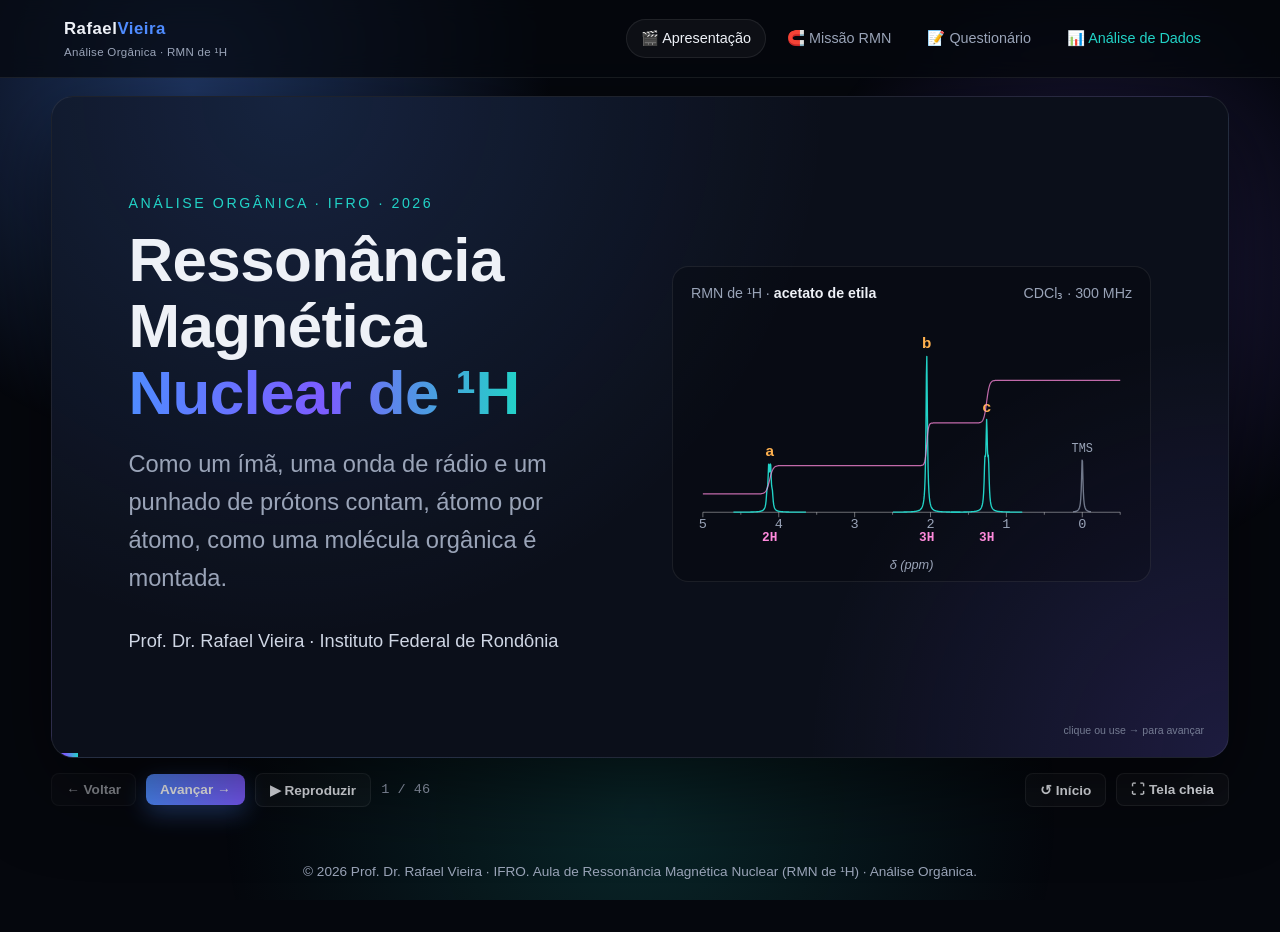
<file: aulas/rmn/index.html>
<!DOCTYPE html>
<html lang="pt-BR">
<head>
<meta charset="UTF-8">
<meta name="viewport" content="width=device-width, initial-scale=1.0">
<title>Aula — Ressonância Magnética Nuclear (RMN de ¹H) | Prof. Dr. Rafael Vieira</title>
<meta name="description" content="Aula de RMN de ¹H (Análise Orgânica): apresentação interativa, Missão RMN (identificação de uma amostra desconhecida), questionário de percepção e análise de dados.">
<link rel="stylesheet" href="assets/css/style.css">
</head>
<body>
<div class="bg-glow"></div>

<header>
  <a class="logo" href="#apresentacao">Rafael<span>Vieira</span><small>Análise Orgânica · RMN de ¹H</small></a>
  <nav>
    <a href="#apresentacao" data-view="apresentacao">🎬 Apresentação</a>
    <a href="#missao" data-view="missao">🧲 Missão RMN</a>
    <a href="#questionario" data-view="questionario">📝 Questionário</a>
    <a href="#analise" data-view="analise" class="nav-data">📊 Análise de Dados</a>
  </nav>
</header>

<!-- =========================================================
     APRESENTAÇÃO
     Cada elemento com class="frag" aparece a cada clique.
     Espectros: <div class="rmn-plot" data-sinais="δ nºH multiplicidade; …"> (ver assets/js/rmn.js)
     Moléculas: <div class="mol md" data-mol="nome"> (ver assets/js/estruturas.js)
     ========================================================= -->
<main id="view-apresentacao" class="view">
  <div class="deck-wrap">
    <div class="deck" id="deck" tabindex="0" aria-label="Apresentação — clique para avançar">

      <!-- 1 · CAPA -->
      <section class="slide" data-title="Capa">
        <div class="cols">
          <div>
            <div class="kicker">Análise Orgânica · IFRO · 2026</div>
            <h1>Ressonância Magnética <span class="grad">Nuclear de ¹H</span></h1>
            <p class="lead">Como um ímã, uma onda de rádio e um punhado de prótons contam, átomo por átomo, como uma molécula orgânica é montada.</p>
            <p style="margin-top:1.6em; font-size:1em;" class="muted">Prof. Dr. Rafael Vieira · Instituto Federal de Rondônia</p>
          </div>
          <div class="hide-mobile spec-card">
            <div class="cap"><span>RMN de ¹H · <b>acetato de etila</b></span><span>CDCl₃ · 300 MHz</span></div>
            <div class="rmn-plot" data-sinais="4.12 2 q7.1; 2.05 3 s; 1.26 3 t7.1" data-xmax="5" data-int="1" data-rot="a,b,c"></div>
          </div>
        </div>
      </section>

      <!-- 2 · POR QUÊ -->
      <section class="slide" data-title="Por quê?">
        <div class="kicker">Para começar</div>
        <h2>O IV mostra os grupos. A EM mostra a massa. <span class="grad">A RMN mostra o esqueleto.</span></h2>
        <div class="cols-4" style="margin-top:1.2em">
          <div class="tile frag zoom"><div class="big-num hl">nº</div><h4>Sinais</h4><p>Quantos <b>tipos</b> de hidrogênio a molécula tem.</p></div>
          <div class="tile frag zoom"><div class="big-num hl2">δ</div><h4>Deslocamento</h4><p>Em que <b>ambiente químico</b> cada H está (vizinho de O? de C=O? de um anel?).</p></div>
          <div class="tile frag zoom"><div class="big-num hl3">∫</div><h4>Integração</h4><p><b>Quantos</b> H há em cada tipo.</p></div>
          <div class="tile frag zoom"><div class="big-num hl">n+1</div><h4>Desdobramento</h4><p>Quantos H estão nos carbonos <b>vizinhos</b>.</p></div>
        </div>
        <p class="frag" style="margin-top:1.6em; font-size:1.2em;">Quatro informações em um único espectro. Junto com IV e EM, ela <b class="hl">fecha a estrutura</b> de um composto orgânico.</p>
      </section>

      <!-- 3 · SPIN NUCLEAR -->
      <section class="slide" data-title="Spin nuclear">
        <div class="cols">
          <div>
            <div class="kicker">A origem do fenômeno</div>
            <h2>Núcleos também <span class="grad">têm spin</span></h2>
            <ul>
              <li class="frag">Assim como prótons e nêutrons (férmions), muitos núcleos apresentam <b class="hl">momento angular de spin</b> e, com ele, um <b>momento magnético</b>: comportam-se como pequenos ímãs.</li>
              <li class="frag">Regra prática: tem spin todo núcleo com <b class="hl2">massa ímpar</b>, <b class="hl2">número atômico ímpar</b> ou ambos.</li>
              <li class="frag">O número quântico de spin <b>I</b> define quantos estados (orientações) o núcleo pode ter: <span class="eq-box eq">nº de estados = 2I + 1</span></li>
              <li class="frag">Valores de m: +I, (I − 1), …, (−I + 1), −I.</li>
            </ul>
          </div>
          <div class="frag">
            <table class="mini-table" style="font-size:1.05em">
              <thead><tr><th>Núcleo</th><th>I</th><th>nº de estados</th></tr></thead>
              <tbody>
                <tr><td><b>¹H</b></td><td>1/2</td><td class="hl">2 (+½, −½)</td></tr>
                <tr><td>¹²C</td><td>0</td><td>0 · <span class="muted">"invisível" na RMN</span></td></tr>
                <tr><td>¹³C</td><td>1/2</td><td>2</td></tr>
                <tr><td>¹⁹F</td><td>1/2</td><td>2</td></tr>
                <tr><td>³⁵Cl</td><td>3/2</td><td>4 (+3/2, +1/2, −1/2, −3/2)</td></tr>
              </tbody>
            </table>
            <p class="small muted" style="margin-top:.6em">Nesta aula: o ¹H, com I = ½ e apenas dois estados possíveis.</p>
          </div>
        </div>
      </section>

      <!-- 4 · CAMPO APLICADO -->
      <section class="slide" data-title="Dois estados">
        <div class="cols">
          <div>
            <div class="kicker">Dentro de um campo magnético B₀</div>
            <h2>Dois estados, <span class="grad">duas energias</span></h2>
            <ul>
              <li class="frag">Sem campo, os estados +½ e −½ têm a <b>mesma energia</b> (orientações ao acaso).</li>
              <li class="frag">Com um campo externo <b>B₀</b>, o spin <b class="hl3">+½ (alinhado ao campo)</b> fica com energia menor e o <b class="hl2">−½ (oposto)</b>, com energia maior.</li>
              <li class="frag">A <b>ressonância magnética nuclear</b> ocorre quando núcleos alinhados absorvem energia e passam a ter spin oposto ao campo.</li>
              <li class="frag"><span class="eq-box eq">E<sub>abs</sub> = E<sub>−½</sub> − E<sub>+½</sub> = hν</span></li>
            </ul>
          </div>
          <div class="frag">
            <svg viewBox="0 0 420 300" class="dia" aria-label="Separação dos níveis de energia com o campo">
              <line x1="40" y1="20" x2="40" y2="270" stroke="#9aa4b8" stroke-width="2"/><text x="20" y="30" font-size="16">E</text>
              <line x1="40" y1="270" x2="400" y2="270" stroke="#9aa4b8" stroke-width="2"/><text x="330" y="292" font-size="15">campo B₀</text>
              <line x1="50" y1="150" x2="140" y2="150" stroke="#eef1f7" stroke-width="3"/>
              <path d="M140 150 L380 50" stroke="#ff8adc" stroke-width="3" fill="none"/>
              <path d="M140 150 L380 240" stroke="#22d3c7" stroke-width="3" fill="none"/>
              <text x="388" y="55" font-size="17" fill="#ff8adc">−½</text>
              <text x="388" y="246" font-size="17" fill="#22d3c7">+½</text>
              <line x1="320" y1="76" x2="320" y2="218" stroke="#ffb14f" stroke-width="2.5" marker-end="url(#ar1)" marker-start="url(#ar1)"/>
              <text x="250" y="152" font-size="18" fill="#ffb14f">ΔE = hν</text>
              <defs><marker id="ar1" viewBox="0 0 10 10" refX="5" refY="5" markerWidth="6" markerHeight="6" orient="auto-start-reverse"><path d="M0 0 L10 5 L0 10z" fill="#ffb14f"/></marker></defs>
              <text x="58" y="140" font-size="13">sem campo</text>
            </svg>
            <p class="small muted" style="text-align:center">Quanto mais forte o campo, maior a diferença de energia ΔE.</p>
          </div>
        </div>
      </section>

      <!-- 5 · EQUAÇÃO E TABELA -->
      <section class="slide dense" data-title="Frequência de ressonância">
        <div class="kicker">ΔE depende do campo e do núcleo</div>
        <h2>Frequência de ressonância: <span class="grad">ν = (γ / 2π) · B₀</span></h2>
        <div class="cols" style="align-items:start">
          <div>
            <ul>
              <li class="frag"><span class="eq-box eq">ΔE = γ (h / 2π) B₀ = hν</span></li>
              <li class="frag"><b>γ</b> (razão giromagnética) é uma constante de cada núcleo. O ¹H tem um dos maiores γ: por isso é o núcleo mais sensível.</li>
              <li class="frag">A frequência cai na faixa das <b class="hl">ondas de rádio</b> (MHz). Por isso os aparelhos são chamados pela frequência do ¹H: "um RMN de <b>300 MHz</b>" tem ímã de 7,05 T.</li>
              <li class="frag">O ¹³C tem só <b>1,1%</b> de abundância e γ quatro vezes menor: o sinal é muito mais fraco.</li>
            </ul>
          </div>
          <table class="mini-table frag" style="font-size:.92em">
            <thead><tr><th>Isótopo</th><th>Abund. (%)</th><th>B₀ (T)</th><th>ν (MHz)</th><th>γ (10⁶ rad·T⁻¹s⁻¹)</th></tr></thead>
            <tbody>
              <tr><td><b>¹H</b></td><td>99,98</td><td>1,00 · 1,41 · 2,35 · 7,05</td><td class="hl">42,6 · 60 · 100 · 300</td><td>267,53</td></tr>
              <tr><td>²H</td><td>0,0156</td><td>1,00</td><td>6,5</td><td>41,1</td></tr>
              <tr><td>¹³C</td><td>1,108</td><td>1,00 · 7,05</td><td>10,7 · 75,0</td><td>67,28</td></tr>
              <tr><td>¹⁹F</td><td>100</td><td>1,00</td><td>40,0</td><td>251,7</td></tr>
              <tr><td>³¹P</td><td>100</td><td>1,00</td><td>17,2</td><td>108,3</td></tr>
            </tbody>
          </table>
        </div>
        <p class="small muted" style="margin-top:.6em">Dados de Pavia et al., <i>Introdução à Espectroscopia</i>.</p>
      </section>

      <!-- 6 · PRECESSÃO -->
      <section class="slide" data-title="Precessão">
        <div class="cols">
          <div>
            <div class="kicker">O mecanismo da absorção</div>
            <h2>O núcleo <span class="grad">precessa</span> como um pião</h2>
            <ul>
              <li class="frag">No campo B₀, o eixo do spin gira em torno da direção do campo: é a <b>precessão</b>, com a <b class="hl">frequência de Larmor</b>.</li>
              <li class="frag">Quando chega uma radiação de radiofrequência com <b>a mesma frequência</b> da precessão, os dois "entram em fase" e há <b class="hl2">absorção</b>: o spin inverte (+½ → −½).</li>
              <li class="frag">Exemplo clássico: a 1,41 T (14.100 gauss), o ¹H precessa a <b>60 MHz</b> e absorve radiação de 60 MHz.</li>
              <li class="frag">É uma <b>ressonância</b>, como empurrar um balanço no ritmo certo.</li>
            </ul>
          </div>
          <svg viewBox="0 0 360 320" class="dia frag" aria-label="Precessão de um núcleo">
            <defs><marker id="ar2" viewBox="0 0 10 10" refX="5" refY="5" markerWidth="7" markerHeight="7" orient="auto"><path d="M0 0 L10 5 L0 10z" fill="#4f8cff"/></marker>
              <marker id="ar3" viewBox="0 0 10 10" refX="5" refY="5" markerWidth="7" markerHeight="7" orient="auto"><path d="M0 0 L10 5 L0 10z" fill="#ffb14f"/></marker></defs>
            <line x1="180" y1="300" x2="180" y2="30" stroke="#4f8cff" stroke-width="3" marker-end="url(#ar2)"/><text x="190" y="40" font-size="17" fill="#4f8cff">B₀</text>
            <ellipse cx="180" cy="80" rx="80" ry="22" fill="none" stroke="#7c5cff" stroke-dasharray="6 5" stroke-width="2"/>
            <line x1="180" y1="200" x2="245" y2="85" stroke="#ffb14f" stroke-width="4" marker-end="url(#ar3)"/>
            <circle cx="180" cy="200" r="22" fill="#1d2a4a" stroke="#22d3c7" stroke-width="3"/><text x="171" y="207" font-size="17" fill="#22d3c7">H</text>
            <path d="M270 70 q 15 10 0 20" stroke="#7c5cff" fill="none" stroke-width="2"/>
            <text x="20" y="150" font-size="14">radiação de RF</text>
            <path d="M20 170 q 12 -14 24 0 t 24 0 t 24 0 t 24 0 t 24 0" stroke="#ff8adc" fill="none" stroke-width="2.5"/>
            <text x="200" y="300" font-size="14">frequência de Larmor ν</text>
          </svg>
        </div>
      </section>

      <!-- 7 · BLINDAGEM -->
      <section class="slide" data-title="Blindagem">
        <div class="cols">
          <div>
            <div class="kicker">Blindagem diamagnética</div>
            <h2>Os elétrons <span class="grad">protegem</span> o núcleo</h2>
            <ul>
              <li class="frag">No campo B₀, os elétrons ao redor do núcleo circulam e geram um <b class="hl">campo magnético induzido oposto</b> ao aplicado.</li>
              <li class="frag">O núcleo "sente" um campo menor: B<sub>efetivo</sub> = B₀ − B<sub>induzido</sub>. Esse efeito é a <b>blindagem diamagnética</b>.</li>
              <li class="frag">Quanto <b>maior a densidade eletrônica</b>, maior o campo induzido, mais blindado o H e <b class="hl3">menor a frequência</b> em que ele absorve.</li>
              <li class="frag">Um H vizinho de um átomo eletronegativo (Cl, O…) perde densidade eletrônica: fica <b class="hl2">desblindado</b> e absorve em frequência maior.</li>
            </ul>
          </div>
          <svg viewBox="0 0 380 300" class="dia frag" aria-label="Campo induzido pelos elétrons">
            <defs><marker id="ar4" viewBox="0 0 10 10" refX="5" refY="5" markerWidth="7" markerHeight="7" orient="auto"><path d="M0 0 L10 5 L0 10z" fill="#4ade80"/></marker>
              <marker id="ar5" viewBox="0 0 10 10" refX="5" refY="5" markerWidth="7" markerHeight="7" orient="auto"><path d="M0 0 L10 5 L0 10z" fill="#ff8adc"/></marker></defs>
            <line x1="40" y1="270" x2="40" y2="40" stroke="#4ade80" stroke-width="4" marker-end="url(#ar4)"/><text x="50" y="50" font-size="18" fill="#4ade80">B₀</text>
            <ellipse cx="210" cy="150" rx="110" ry="34" fill="none" stroke="#7c5cff" stroke-width="2" stroke-dasharray="7 5"/>
            <text x="300" y="120" font-size="13">elétrons circulando</text>
            <circle cx="210" cy="150" r="16" fill="#4f8cff"/><text x="204" y="156" font-size="15" fill="#04121a">H</text>
            <line x1="210" y1="170" x2="210" y2="255" stroke="#ff8adc" stroke-width="3.5" marker-end="url(#ar5)"/>
            <text x="220" y="250" font-size="16" fill="#ff8adc">B induzido</text>
            <path d="M110 150 C 90 60, 330 60, 310 150" fill="none" stroke="#ff8adc" stroke-opacity=".5" stroke-width="2"/>
            <path d="M110 150 C 90 240, 330 240, 310 150" fill="none" stroke="#ff8adc" stroke-opacity=".5" stroke-width="2"/>
          </svg>
        </div>
      </section>

      <!-- 8 · DESLOCAMENTO QUÍMICO -->
      <section class="slide" data-title="Deslocamento químico">
        <div class="kicker">Por que medir em ppm?</div>
        <h2>Deslocamento químico <span class="grad">δ</span></h2>
        <div class="cols" style="align-items:start">
          <div>
            <ul>
              <li class="frag">As diferenças de frequência causadas pela blindagem são minúsculas (alguns Hz em milhões). Não se mede a frequência absoluta: mede-se a <b class="hl">diferença em relação a um padrão</b>, o <b>TMS</b>.</li>
              <li class="frag">Problema: o deslocamento em Hz depende do campo do aparelho. A solução é dividir pela frequência do aparelho:</li>
              <li class="frag"><span class="eq-box eq">δ (ppm) = deslocamento do TMS (Hz) ÷ frequência do aparelho (MHz)</span></li>
            </ul>
            <div class="tile frag" style="margin-top:.6em">
              <h4>CH₃Br</h4>
              <p class="mono">162 Hz ÷ 60 MHz = <b class="hl">2,70 ppm</b> &nbsp;·&nbsp; 270 Hz ÷ 100 MHz = <b class="hl">2,70 ppm</b></p>
              <p class="small muted">Em Hz o valor muda com o aparelho; em ppm, não.</p>
            </div>
          </div>
          <div class="frag">
            <div class="tile"><div class="mol md" data-mol="s_tms" style="margin:0 auto"></div>
              <h4 style="margin-top:.4em">TMS · tetrametilsilano, (CH₃)₄Si</h4>
              <p>12 H equivalentes (um sinal só e forte) · o Si é pouco eletronegativo, então os H são <b>muito blindados</b> e aparecem à direita de quase tudo · inerte e volátil. Por definição, <b class="hl">δ<sub>TMS</sub> = 0</b>.</p></div>
          </div>
        </div>
      </section>

      <!-- 9 · ESCALA -->
      <section class="slide" data-title="Escala δ">
        <div class="kicker">Lendo o eixo do espectro</div>
        <h2>A escala δ <span class="grad">corre da direita para a esquerda</span></h2>
        <div class="frag" style="margin-top:1em">
          <div class="shift-bar"></div>
          <div class="shift-scale"><span>12</span><span>11</span><span>10</span><span>9</span><span>8</span><span>7</span><span>6</span><span>5</span><span>4</span><span>3</span><span>2</span><span>1</span><span>0 · TMS</span></div>
          <div class="shift-tags">
            <span style="left:5%">COOH<br>10,5–12</span>
            <span style="left:20%">CHO<br>9–10</span>
            <span style="left:38%">aromáticos<br>6,5–8</span>
            <span style="left:51%">vinílicos<br>4,5–6,5</span>
            <span style="left:65%">H–C–O, H–C–X<br>3–4,5</span>
            <span style="left:79%">H α a C=O<br>2–2,7</span>
            <span style="left:92%">alcanos<br>0,7–1,7</span>
          </div>
        </div>
        <div class="cols frag" style="margin-top:.6em">
          <div class="tile"><h4>⬅ Esquerda: δ alto</h4><p>H <b class="hl2">desblindado</b> · "campo baixo" · vizinho de grupos que retiram elétrons.</p></div>
          <div class="tile"><h4>Direita: δ baixo ➡</h4><p>H <b class="hl3">blindado</b> · "campo alto" · cercado de densidade eletrônica.</p></div>
        </div>
      </section>

      <!-- 10 · INSTRUMENTOS -->
      <section class="slide" data-title="CW e FT">
        <div class="kicker">Os aparelhos</div>
        <h2>Onda contínua <span class="grad">× Transformada de Fourier</span></h2>
        <div class="cols" style="align-items:stretch">
          <div class="tile frag left"><span class="tag tag-b">CW · onda contínua</span>
            <ul style="margin-top:.6em">
              <li>Mantém a <b>frequência fixa</b> e varia o campo (ou vice-versa).</li>
              <li>Os núcleos entram em ressonância <b>um tipo de cada vez</b>; o detector registra as emissões como picos.</li>
              <li>Lento: uma varredura leva minutos.</li>
            </ul></div>
          <div class="tile frag"><span class="tag tag-p">FT · pulsado</span>
            <ul style="margin-top:.6em">
              <li>Um <b>pulso rápido e de alta potência</b> excita <b>todos os núcleos juntos</b>.</li>
              <li>Os núcleos relaxam emitindo um sinal que decai com o tempo: o <b class="hl">Decaimento Livre de Indução (DIL, ou FID)</b>.</li>
              <li>A <b>Transformada de Fourier</b> converte o sinal do domínio do tempo no domínio da frequência: o espectro.</li>
            </ul></div>
        </div>
        <div class="cols frag" style="margin-top:1em; align-items:center">
          <svg viewBox="0 0 420 110" class="dia" aria-label="Sinal de decaimento livre de indução">
            <path d="M10,13.0L11,14.4L12,17.8L13,22.9L14,29.5L15,37.2L16,45.4L17,53.8L18,61.9L19,69.1L20,75.3L21,80.1L22,83.2L23,84.7L24,84.6L25,83.0L26,80.0L27,76.1L28,71.5L29,66.5L30,61.5L31,56.8L32,52.8L33,49.5L34,47.1L35,45.7L36,45.2L37,45.6L38,46.7L39,48.3L40,50.1L41,51.9L42,53.5L43,54.7L44,55.4L45,55.4L46,54.8L47,53.5L48,51.7L49,49.6L50,47.4L51,45.2L52,43.3L53,41.9L54,41.2L55,41.4L56,42.4L57,44.4L58,47.2L59,50.8L60,55.0L61,59.5L62,64.1L63,68.5L64,72.4L65,75.5L66,77.8L67,78.9L68,78.8L69,77.5L70,75.0L71,71.4L72,67.0L73,62.0L74,56.6L75,51.1L76,45.9L77,41.2L78,37.3L79,34.3L80,32.5L81,31.8L82,32.3L83,33.9L84,36.5L85,39.9L86,43.9L87,48.2L88,52.6L89,56.8L90,60.5L91,63.7L92,66.2L93,67.8L94,68.7L95,68.6L96,67.9L97,66.6L98,64.8L99,62.7L100,60.5L101,58.3L102,56.4L103,54.8L104,53.6L105,52.9L106,52.7L107,52.8L108,53.4L109,54.1L110,55.0L111,55.9L112,56.6L113,57.1L114,57.2L115,56.9L116,56.2L117,55.2L118,53.8L119,52.1L120,50.4L121,48.6L122,46.9L123,45.6L124,44.7L125,44.3L126,44.4L127,45.2L128,46.6L129,48.6L130,51.0L131,53.7L132,56.7L133,59.7L134,62.6L135,65.1L136,67.2L137,68.7L138,69.5L139,69.6L140,68.9L141,67.6L142,65.6L143,63.1L144,60.3L145,57.2L146,54.1L147,51.1L148,48.5L149,46.2L150,44.5L151,43.3L152,42.8L153,43.0L154,43.7L155,45.0L156,46.7L157,48.6L158,50.8L159,52.9L160,55.0L161,56.8L162,58.4L163,59.5L164,60.3L165,60.7L166,60.6L167,60.3L168,59.6L169,58.8L170,57.9L171,57.0L172,56.2L173,55.5L174,55.1L175,54.9L176,54.9L177,55.1L178,55.5L179,56.0L180,56.6L181,57.2L182,57.6L183,57.9L184,58.0L185,57.8L186,57.3L187,56.6L188,55.6L189,54.5L190,53.2L191,51.9L192,50.6L193,49.4L194,48.5L195,47.8L196,47.5L197,47.6L198,48.1L199,49.0L200,50.2L201,51.7L202,53.4L203,55.3L204,57.1L205,58.9L206,60.5L207,61.8L208,62.8L209,63.3L210,63.5L211,63.2L212,62.5L213,61.5L214,60.1L215,58.6L216,56.9L217,55.2L218,53.6L219,52.1L220,50.9L221,49.9L222,49.3L223,49.0L224,49.0L225,49.4L226,49.9L227,50.7L228,51.7L229,52.7L230,53.7L231,54.6L232,55.5L233,56.1L234,56.6L235,56.9L236,57.0L237,56.9L238,56.7L239,56.4L240,56.0L241,55.6L242,55.3L243,55.1L244,54.9L245,54.9L246,55.1L247,55.3L248,55.7L249,56.1L250,56.5L251,57.0L252,57.4L253,57.6L254,57.8L255,57.8L256,57.5L257,57.1L258,56.6L259,55.8L260,55.0L261,54.1L262,53.2L263,52.3L264,51.5L265,50.9L266,50.4L267,50.2L268,50.2L269,50.5L270,51.0L271,51.7L272,52.6L273,53.6L274,54.7L275,55.8L276,56.8L277,57.8L278,58.6L279,59.2L280,59.5L281,59.7L282,59.6L283,59.3L284,58.7L285,58.0L286,57.2L287,56.4L288,55.5L289,54.6L290,53.9L291,53.2L292,52.7L293,52.4L294,52.2L295,52.2L296,52.4L297,52.7L298,53.0L299,53.5L300,53.9L301,54.3L302,54.7L303,55.0L304,55.3L305,55.4L306,55.5L307,55.4L308,55.3L309,55.2L310,55.0L311,54.8L312,54.7L313,54.6L314,54.6L315,54.6L316,54.7L317,55.0L318,55.2L319,55.6L320,55.9L321,56.3L322,56.6L323,56.9L324,57.1L325,57.2L326,57.1L327,57.0L328,56.7L329,56.3L330,55.8L331,55.3L332,54.7L333,54.1L334,53.5L335,53.0L336,52.5L337,52.2L338,52.1L339,52.1L340,52.2L341,52.5L342,52.9L343,53.4L344,53.9L345,54.6L346,55.2L347,55.8L348,56.3L349,56.8L350,57.1L351,57.4L352,57.5L353,57.4L354,57.3L355,57.0L356,56.7L357,56.3L358,55.9L359,55.4L360,55.0L361,54.6L362,54.3L363,54.1L364,53.9L365,53.9L366,53.9L367,53.9L368,54.1L369,54.2L370,54.4L371,54.6L372,54.8L373,54.9L374,55.0L375,55.0L376,55.0L377,55.0L378,54.9L379,54.8L380,54.7L381,54.6L382,54.5L383,54.4L384,54.4L385,54.4L386,54.5L387,54.7L388,54.9L389,55.1L390,55.4L391,55.6L392,55.9L393,56.1L394,56.3L395,56.4L396,56.5L397,56.5L398,56.4L399,56.2L400,56.0L401,55.7L402,55.3L403,54.9L404,54.6L405,54.2L406,53.9L407,53.6L408,53.4L409,53.3L410,53.3" fill="none" stroke="#22d3c7" stroke-width="2"/>
            <text x="300" y="104" font-size="13">tempo →</text>
          </svg>
          <p>Resultado: espectros <b class="hl3">muito mais limpos e rápidos</b>. Dá para somar centenas de pulsos em minutos, o que torna possível até o RMN de ¹³C.</p>
        </div>
      </section>

      <!-- 11 · EQUIVALÊNCIA -->
      <section class="slide dense" data-title="Equivalência química">
        <div class="kicker">Quantos sinais?</div>
        <h2>H <span class="grad">quimicamente equivalentes</span> dão um único sinal</h2>
        <p class="frag">Dois ou mais núcleos são equivalentes quando estão no <b class="hl">mesmo ambiente químico</b> (mesma simetria em relação aos vizinhos). Em geral, também são magneticamente equivalentes.</p>
        <div class="cols-3" style="margin-top:.8em">
          <div class="tile frag"><h4>Um único sinal</h4>
            <div class="cols" style="grid-template-columns:1fr 1fr 1fr; gap:.2em"><div class="mol sm" data-mol="s_benzeno"></div><div class="mol sm" data-mol="s_acetona"></div><div class="mol sm" data-mol="s_tms"></div></div>
            <p class="small">benzeno · acetona · TMS</p></div>
          <div class="tile frag"><h4>Dois sinais</h4>
            <div class="cols" style="grid-template-columns:1fr 1fr 1fr; gap:.2em"><div class="mol sm" data-mol="c_p_xileno"></div><div class="mol sm" data-mol="s_acetato_metila"></div><div class="mol sm" data-mol="s_clorometoximetano"></div></div>
            <p class="small">p-xileno · acetato de metila · ClCH₂OCH₃</p></div>
          <div class="tile frag"><h4>Três sinais</h4>
            <div class="cols" style="grid-template-columns:1fr 1fr; gap:.2em"><div class="mol sm" data-mol="acetato_etila"></div><div class="mol sm" data-mol="c_propanoato_de_metila"></div></div>
            <p class="small">acetato de etila · propanoato de metila</p></div>
        </div>
        <p class="frag" style="margin-top:.9em">Contar os sinais já <b>diferencia isômeros</b>: só olhando o nº de picos você distingue o p-xileno (2) do etilbenzeno (3).</p>
      </section>

      <!-- 12 · TABELA DE δ -->
      <section class="slide dense" data-title="Tabela de δ">
        <div class="kicker">Mapa de deslocamentos de ¹H</div>
        <h2>Onde cada tipo de H <span class="grad">costuma aparecer</span></h2>
        <table class="mini-table" style="font-size:.95em">
          <thead><tr><th>Tipo de H</th><th>Exemplo</th><th>δ (ppm)</th></tr></thead>
          <tbody>
            <tr class="frag"><td>Alcanos (CH₃, CH₂, CH)</td><td class="mono">R–CH₃</td><td>0,7–1,7</td></tr>
            <tr class="frag"><td>Alílico · α à C=O · benzílico · H–C–N · H–C≡C</td><td class="mono">CH₃C=O, ArCH₃</td><td>1,6–3,0</td></tr>
            <tr class="frag"><td>H–C–X (Cl, Br, I) · H–C–O (álcool, éter, éster)</td><td class="mono">CH₂Cl, OCH₃</td><td>2,5–4,8</td></tr>
            <tr class="frag"><td>Vinílicos</td><td class="mono">C=C–H</td><td>4,5–6,5</td></tr>
            <tr class="frag"><td>Aromáticos</td><td class="mono">Ar–H</td><td>6,5–8,0</td></tr>
            <tr class="frag"><td>Aldeídos</td><td class="mono">R–CHO</td><td>9,0–10,0</td></tr>
            <tr class="frag"><td>Ácidos carboxílicos</td><td class="mono">R–COOH</td><td>10,5–12,0</td></tr>
            <tr class="frag"><td>OH e NH (variáveis!)</td><td class="mono">R–OH, R–NH₂</td><td>0,5–5,0</td></tr>
          </tbody>
        </table>
        <p class="small muted" style="margin-top:.5em">Faixas resumidas da carta de correlação de Pavia et al.</p>
      </section>

      <!-- 13 · INTEGRAÇÃO -->
      <section class="slide dense" data-title="Integração">
        <div class="kicker">Quantos H em cada sinal?</div>
        <h2>A área do pico é <span class="grad">proporcional ao nº de H</span></h2>
        <div class="cols" style="align-items:start">
          <div class="spec-card frag">
            <div class="cap"><span>acetato de benzila · C₉H₁₀O₂</span><span>curva de integração em rosa</span></div>
            <div class="rmn-plot" data-sinais="7.34 5 m0.12; 5.09 2 s; 2.08 3 s" data-xmax="8.5" data-int="1"></div>
          </div>
          <div class="frag">
            <p>O aparelho desenha uma <b>curva em degraus</b>: a altura de cada degrau é proporcional à área. Medindo com a régua: <b class="mono">2,5 cm · 1,0 cm · 1,5 cm</b>.</p>
            <table class="mini-table" style="margin-top:.6em; font-size:.95em">
              <thead><tr><th>÷ menor valor</th><th>× 2</th><th>arredonde</th></tr></thead>
              <tbody>
                <tr><td class="mono">4,58 ÷ 1,92 = 2,39</td><td class="mono">4,78</td><td class="hl">5 H</td></tr>
                <tr><td class="mono">1,92 ÷ 1,92 = 1,00</td><td class="mono">2,00</td><td class="hl">2 H</td></tr>
                <tr><td class="mono">2,80 ÷ 1,92 = 1,46</td><td class="mono">2,92</td><td class="hl">3 H</td></tr>
              </tbody>
            </table>
            <p class="small" style="margin-top:.5em">Total: <b>10 H</b>, como pede a fórmula. A integração dá a <b>proporção</b>; a fórmula molecular dá o número absoluto.</p>
          </div>
        </div>
      </section>

      <!-- 14 · ELETRONEGATIVIDADE -->
      <section class="slide dense" data-title="Eletronegatividade">
        <div class="kicker">Fatores que mudam δ · 1</div>
        <h2>Eletronegatividade: <span class="grad">quem puxa elétrons desblinda</span></h2>
        <table class="mini-table frag" style="font-size:.95em">
          <thead><tr><th>CH₃X</th><th>CH₃F</th><th>CH₃OH</th><th>CH₃Cl</th><th>CH₃Br</th><th>CH₃I</th><th>CH₄</th><th>(CH₃)₄Si</th></tr></thead>
          <tbody>
            <tr><td>X</td><td>F</td><td>O</td><td>Cl</td><td>Br</td><td>I</td><td>H</td><td>Si</td></tr>
            <tr><td>χ do X</td><td>4,0</td><td>3,5</td><td>3,1</td><td>2,8</td><td>2,5</td><td>2,1</td><td>1,8</td></tr>
            <tr><td><b>δ (ppm)</b></td><td class="hl">4,26</td><td class="hl">3,40</td><td class="hl">3,05</td><td class="hl">2,68</td><td class="hl">2,16</td><td class="hl">0,23</td><td class="hl">0</td></tr>
          </tbody>
        </table>
        <div class="cols" style="margin-top:1em; align-items:center">
          <p class="frag">Quanto <b>mais eletronegativo</b> o átomo vizinho, menor a densidade eletrônica ao redor do H e <b class="hl2">maior o δ</b>. Grupos retiradores se <b>somam</b>: CH₃Cl 3,05 · CH₂Cl₂ 5,30 · CHCl₃ 7,27.</p>
          <div class="tile frag"><h4>O efeito cai com a distância</h4>
            <p class="mono" style="font-size:1.05em">–CH₂–Br <b class="hl">3,30</b> &nbsp;→&nbsp; –CH₂–CH₂Br <b class="hl">1,69</b> &nbsp;→&nbsp; –CH₂–CH₂CH₂Br <b class="hl">1,25</b></p>
            <p class="small muted">Depois de dois ou três carbonos, o efeito quase desaparece.</p></div>
        </div>
      </section>

      <!-- 15 · HIBRIDIZAÇÃO -->
      <section class="slide" data-title="Hibridização">
        <div class="kicker">Fatores que mudam δ · 2</div>
        <h2>Hibridização do <span class="grad">carbono que segura o H</span></h2>
        <div class="cols-3" style="margin-top:.8em">
          <div class="tile frag"><span class="tag tag-t">H em C sp³</span><div class="big-num hl3" style="margin-top:.3em">0–2</div>
            <p>Metino (R₃C–H) &gt; metileno (–CH₂–) &gt; metila (–CH₃). Anéis tensionados (ciclopropano) chegam perto de 0.</p></div>
          <div class="tile frag"><span class="tag tag-p">H em C sp²</span><div class="big-num hl2" style="margin-top:.3em">4,5–7</div>
            <p>Vinílicos. O caráter s maior e a <b>anisotropia</b> desblindam. Aromáticos: 7–8. Aldeído (sp² + O): 9–10.</p></div>
          <div class="tile frag"><span class="tag tag-b">H em C sp</span><div class="big-num hl" style="margin-top:.3em">2–3</div>
            <p>Seria de esperar o maior δ, mas a <b>anisotropia da tripla</b> blinda o H acetilênico. Veremos já já.</p></div>
        </div>
      </section>

      <!-- 16 · H ÁCIDOS -->
      <section class="slide dense" data-title="H ácidos">
        <div class="kicker">Fatores que mudam δ · 3</div>
        <h2>H ácidos e <span class="grad">ligação de hidrogênio</span></h2>
        <div class="cols" style="align-items:start">
          <div>
            <ul>
              <li class="frag">Os H de <b>ácidos carboxílicos</b> são os mais desblindados: <b class="hl">10–12 ppm</b> (o O puxa elétrons e a ligação de hidrogênio aumenta o efeito).</li>
              <li class="frag">Quanto <b>mais concentrada</b> a solução, mais ligações de hidrogênio e maior o δ do OH e do NH.</li>
              <li class="frag">R–O–H: <b>0,5–1,0 ppm</b> em solução diluída, mas <b>4–5 ppm</b> quando associado por ligação de H.</li>
              <li class="frag">Por isso, OH e NH aparecem em posições <b class="hl2">variáveis</b> e costumam ser <b>largos</b>.</li>
            </ul>
          </div>
          <table class="mini-table frag" style="font-size:1em">
            <thead><tr><th>Classe</th><th>Grupo</th><th>δ (ppm)</th></tr></thead>
            <tbody>
              <tr><td>Ácidos</td><td class="mono">RCOOH</td><td class="hl">10,5–12,0</td></tr>
              <tr><td>Fenóis</td><td class="mono">ArOH</td><td>4,0–7,0</td></tr>
              <tr><td>Álcoois</td><td class="mono">ROH</td><td>0,5–5,0</td></tr>
              <tr><td>Aminas</td><td class="mono">RNH₂</td><td>0,5–5,0</td></tr>
              <tr><td>Amidas</td><td class="mono">RCONH₂</td><td>5,0–8,0</td></tr>
              <tr><td>Enóis</td><td class="mono">CH=CH–OH</td><td class="hl">&gt; 15</td></tr>
            </tbody>
          </table>
        </div>
      </section>

      <!-- 17 · ANISOTROPIA -->
      <section class="slide dense" data-title="Anisotropia">
        <div class="kicker">Fatores que mudam δ · 4</div>
        <h2>Anisotropia magnética: <span class="grad">o campo dos elétrons π</span></h2>
        <div class="cols" style="align-items:center">
          <div>
            <ul>
              <li class="frag">Elétrons π circulam quando a molécula é posta no campo, criando um campo induzido com <b>regiões de blindagem (+) e de desblindagem (−)</b>.</li>
              <li class="frag"><b class="hl">Benzeno:</b> a corrente do anel reforça o campo do lado de fora, onde estão os H. Resultado: <b>7–8 ppm</b>.</li>
              <li class="frag"><b class="hl2">Alcenos e carbonila:</b> os H ficam na região desblindada (vinílicos 4,5–6,5; aldeídos 9–10).</li>
              <li class="frag"><b class="hl3">Alcinos:</b> a nuvem cilíndrica da tripla gira em torno do eixo e o H fica na região <b>blindada</b>: só ~2–3 ppm.</li>
            </ul>
          </div>
          <svg viewBox="0 0 380 300" class="dia frag" style="max-height:11em" aria-label="Corrente do anel no benzeno">
            <defs><marker id="ar6" viewBox="0 0 10 10" refX="5" refY="5" markerWidth="7" markerHeight="7" orient="auto"><path d="M0 0 L10 5 L0 10z" fill="#4ade80"/></marker></defs>
            <line x1="190" y1="290" x2="190" y2="20" stroke="#4ade80" stroke-width="3" marker-end="url(#ar6)"/><text x="198" y="32" font-size="16" fill="#4ade80">B₀</text>
            <ellipse cx="190" cy="160" rx="95" ry="26" fill="none" stroke="#7c5cff" stroke-width="3"/>
            <text x="150" y="205" font-size="13">corrente do anel</text>
            <path d="M190 150 C 120 40, 20 90, 70 160 C 20 230, 120 280, 190 170" fill="none" stroke="#ff8adc" stroke-opacity=".7" stroke-width="2"/>
            <path d="M190 150 C 260 40, 360 90, 310 160 C 360 230, 260 280, 190 170" fill="none" stroke="#ff8adc" stroke-opacity=".7" stroke-width="2"/>
            <circle cx="62" cy="160" r="14" fill="#4f8cff"/><text x="56" y="166" font-size="14" fill="#04121a">H</text>
            <circle cx="318" cy="160" r="14" fill="#4f8cff"/><text x="312" y="166" font-size="14" fill="#04121a">H</text>
            <text x="20" y="128" font-size="14" fill="#ffb14f">desblindado</text>
            <text x="150" y="108" font-size="14" fill="#22d3c7">(+) blindado</text>
          </svg>
        </div>
        <figure class="frag" style="margin:.7em 0 0; text-align:center">
          <img src="anitropia.png" alt="Regiões de blindagem (+) e desblindagem (−) no anel aromático, na ligação dupla C=C, na carbonila e no alcino" style="display:inline-block; width:auto; max-width:100%; max-height:12em; background:#fff; border-radius:.6em; padding:.3em">
        </figure>
      </section>

      <!-- 18 · ANULENO -->
      <section class="slide dense" data-title="Anulenos">
        <div class="kicker">A prova da corrente de anel</div>
        <h2>Dentro do anel, <span class="grad">δ negativo!</span></h2>
        <div class="cols" style="grid-template-columns: 1.35fr 1fr; margin-top:.8em; align-items:stretch">
          <div class="tile frag">
            <div class="cols" style="grid-template-columns: 1.15fr 1fr; align-items:center; gap:.6em">
              <svg viewBox="0 0 300 300" class="dia" style="max-height:17em" aria-label="[18]anuleno: 12 H externos e 6 H internos"><line x1="184.0" y1="208.9" x2="218.0" y2="208.9" stroke="#e5edf7" stroke-width="2.6"/><line x1="190.1" y1="202.1" x2="211.9" y2="202.1" stroke="#e5edf7" stroke-width="2.6"/><line x1="218.0" y1="208.9" x2="235.0" y2="179.4" stroke="#e5edf7" stroke-width="2.6"/><line x1="235.0" y1="179.4" x2="218.0" y2="150.0" stroke="#e5edf7" stroke-width="2.6"/><line x1="226.1" y1="177.5" x2="215.2" y2="158.7" stroke="#e5edf7" stroke-width="2.6"/><line x1="218.0" y1="150.0" x2="235.0" y2="120.6" stroke="#e5edf7" stroke-width="2.6"/><line x1="235.0" y1="120.6" x2="218.0" y2="91.1" stroke="#e5edf7" stroke-width="2.6"/><line x1="226.1" y1="118.7" x2="215.2" y2="99.8" stroke="#e5edf7" stroke-width="2.6"/><line x1="218.0" y1="91.1" x2="184.0" y2="91.1" stroke="#e5edf7" stroke-width="2.6"/><line x1="184.0" y1="91.1" x2="167.0" y2="61.7" stroke="#e5edf7" stroke-width="2.6"/><line x1="175.1" y1="89.2" x2="164.2" y2="70.4" stroke="#e5edf7" stroke-width="2.6"/><line x1="167.0" y1="61.7" x2="133.0" y2="61.7" stroke="#e5edf7" stroke-width="2.6"/><line x1="133.0" y1="61.7" x2="116.0" y2="91.1" stroke="#e5edf7" stroke-width="2.6"/><line x1="135.8" y1="70.4" x2="124.9" y2="89.2" stroke="#e5edf7" stroke-width="2.6"/><line x1="116.0" y1="91.1" x2="82.0" y2="91.1" stroke="#e5edf7" stroke-width="2.6"/><line x1="82.0" y1="91.1" x2="65.0" y2="120.6" stroke="#e5edf7" stroke-width="2.6"/><line x1="84.8" y1="99.8" x2="73.9" y2="118.7" stroke="#e5edf7" stroke-width="2.6"/><line x1="65.0" y1="120.6" x2="82.0" y2="150.0" stroke="#e5edf7" stroke-width="2.6"/><line x1="82.0" y1="150.0" x2="65.0" y2="179.4" stroke="#e5edf7" stroke-width="2.6"/><line x1="84.8" y1="158.7" x2="73.9" y2="177.5" stroke="#e5edf7" stroke-width="2.6"/><line x1="65.0" y1="179.4" x2="82.0" y2="208.9" stroke="#e5edf7" stroke-width="2.6"/><line x1="82.0" y1="208.9" x2="116.0" y2="208.9" stroke="#e5edf7" stroke-width="2.6"/><line x1="88.1" y1="202.1" x2="109.9" y2="202.1" stroke="#e5edf7" stroke-width="2.6"/><line x1="116.0" y1="208.9" x2="133.0" y2="238.3" stroke="#e5edf7" stroke-width="2.6"/><line x1="133.0" y1="238.3" x2="167.0" y2="238.3" stroke="#e5edf7" stroke-width="2.6"/><line x1="139.1" y1="231.5" x2="160.9" y2="231.5" stroke="#e5edf7" stroke-width="2.6"/><line x1="167.0" y1="238.3" x2="184.0" y2="208.9" stroke="#e5edf7" stroke-width="2.6"/><line x1="184.0" y1="208.9" x2="173.5" y2="190.6" stroke="#4ade80" stroke-width="2"/><text x="168.4" y="186.8" font-size="16" font-weight="700" text-anchor="middle" style="fill:#4ade80">H</text><line x1="218.0" y1="208.9" x2="228.5" y2="227.1" stroke="#ff8adc" stroke-width="2"/><text x="233.6" y="241.0" font-size="16" font-weight="700" text-anchor="middle" style="fill:#ff8adc">H</text><line x1="235.0" y1="179.4" x2="256.1" y2="179.4" stroke="#ff8adc" stroke-width="2"/><text x="266.3" y="184.4" font-size="16" font-weight="700" text-anchor="middle" style="fill:#ff8adc">H</text><line x1="218.0" y1="150.0" x2="196.9" y2="150.0" stroke="#4ade80" stroke-width="2"/><text x="186.7" y="155.0" font-size="16" font-weight="700" text-anchor="middle" style="fill:#4ade80">H</text><line x1="235.0" y1="120.6" x2="256.1" y2="120.6" stroke="#ff8adc" stroke-width="2"/><text x="266.3" y="125.6" font-size="16" font-weight="700" text-anchor="middle" style="fill:#ff8adc">H</text><line x1="218.0" y1="91.1" x2="228.5" y2="72.9" stroke="#ff8adc" stroke-width="2"/><text x="233.6" y="69.0" font-size="16" font-weight="700" text-anchor="middle" style="fill:#ff8adc">H</text><line x1="184.0" y1="91.1" x2="173.5" y2="109.4" stroke="#4ade80" stroke-width="2"/><text x="168.4" y="123.2" font-size="16" font-weight="700" text-anchor="middle" style="fill:#4ade80">H</text><line x1="167.0" y1="61.7" x2="177.5" y2="43.4" stroke="#ff8adc" stroke-width="2"/><text x="182.6" y="39.6" font-size="16" font-weight="700" text-anchor="middle" style="fill:#ff8adc">H</text><line x1="133.0" y1="61.7" x2="122.5" y2="43.4" stroke="#ff8adc" stroke-width="2"/><text x="117.4" y="39.6" font-size="16" font-weight="700" text-anchor="middle" style="fill:#ff8adc">H</text><line x1="116.0" y1="91.1" x2="126.5" y2="109.4" stroke="#4ade80" stroke-width="2"/><text x="131.6" y="123.2" font-size="16" font-weight="700" text-anchor="middle" style="fill:#4ade80">H</text><line x1="82.0" y1="91.1" x2="71.5" y2="72.9" stroke="#ff8adc" stroke-width="2"/><text x="66.4" y="69.0" font-size="16" font-weight="700" text-anchor="middle" style="fill:#ff8adc">H</text><line x1="65.0" y1="120.6" x2="43.9" y2="120.6" stroke="#ff8adc" stroke-width="2"/><text x="33.7" y="125.6" font-size="16" font-weight="700" text-anchor="middle" style="fill:#ff8adc">H</text><line x1="82.0" y1="150.0" x2="103.1" y2="150.0" stroke="#4ade80" stroke-width="2"/><text x="113.3" y="155.0" font-size="16" font-weight="700" text-anchor="middle" style="fill:#4ade80">H</text><line x1="65.0" y1="179.4" x2="43.9" y2="179.4" stroke="#ff8adc" stroke-width="2"/><text x="33.7" y="184.4" font-size="16" font-weight="700" text-anchor="middle" style="fill:#ff8adc">H</text><line x1="82.0" y1="208.9" x2="71.5" y2="227.1" stroke="#ff8adc" stroke-width="2"/><text x="66.4" y="241.0" font-size="16" font-weight="700" text-anchor="middle" style="fill:#ff8adc">H</text><line x1="116.0" y1="208.9" x2="126.5" y2="190.6" stroke="#4ade80" stroke-width="2"/><text x="131.6" y="186.8" font-size="16" font-weight="700" text-anchor="middle" style="fill:#4ade80">H</text><line x1="133.0" y1="238.3" x2="122.5" y2="256.6" stroke="#ff8adc" stroke-width="2"/><text x="117.4" y="270.4" font-size="16" font-weight="700" text-anchor="middle" style="fill:#ff8adc">H</text><line x1="167.0" y1="238.3" x2="177.5" y2="256.6" stroke="#ff8adc" stroke-width="2"/><text x="182.6" y="270.4" font-size="16" font-weight="700" text-anchor="middle" style="fill:#ff8adc">H</text></svg>
              <div>
                <h4>[18]Anuleno</h4>
                <p style="margin-top:.4em"><span class="big-num" style="font-size:1.6em; color:#ff8adc">+8,9</span><br>12 H <b>de fora</b>: região desblindada, como no benzeno.</p>
                <p style="margin-top:.5em"><span class="big-num" style="font-size:1.6em; color:#4ade80">−1,8</span><br>6 H <b>de dentro</b>: no centro da corrente de anel (18 elétrons π), onde o campo induzido <b>se opõe</b> ao aplicado.</p>
              </div>
            </div>
          </div>
          <div class="tile frag">
            <svg viewBox="0 0 300 260" class="dia" style="max-height:13em" aria-label="Paraciclofano: ponte de CH₂ passando sobre o anel benzênico"><line x1="88.0" y1="195.0" x2="119.0" y2="175.9" stroke="#e5edf7" stroke-width="3"/><line x1="119.0" y1="175.9" x2="181.0" y2="175.9" stroke="#e5edf7" stroke-width="3"/><line x1="181.0" y1="175.9" x2="212.0" y2="195.0" stroke="#e5edf7" stroke-width="3"/><line x1="212.0" y1="195.0" x2="181.0" y2="214.1" stroke="#e5edf7" stroke-width="3"/><line x1="181.0" y1="214.1" x2="119.0" y2="214.1" stroke="#e5edf7" stroke-width="3"/><line x1="119.0" y1="214.1" x2="88.0" y2="195.0" stroke="#e5edf7" stroke-width="3"/><ellipse cx="150" cy="195" rx="36" ry="11" fill="none" stroke="#e5edf7" stroke-width="2"/><path d="M88.0,195.0 L78.5,146.2 L101.4,120.4 L104.7,89.0 L132.2,84.5 L150.0,66.0 L167.8,84.5 L195.3,89.0 L198.6,120.4 L221.5,146.2 L212.0,195.0" fill="none" stroke="#e5edf7" stroke-width="3" stroke-linejoin="round"/><circle cx="150.0" cy="66.0" r="8" fill="#4ade80" fill-opacity=".4"/><line x1="150.0" y1="66.0" x2="137.0" y2="88.0" stroke="#4ade80" stroke-width="2"/><text x="132.4" y="104.0" font-size="16" font-weight="700" text-anchor="middle" style="fill:#4ade80">H</text><line x1="150.0" y1="66.0" x2="163.0" y2="88.0" stroke="#4ade80" stroke-width="2"/><text x="167.6" y="104.0" font-size="16" font-weight="700" text-anchor="middle" style="fill:#4ade80">H</text><text x="150" y="252" font-size="13" text-anchor="middle" style="fill:#9aa4b8">anel benzênico (visto de lado)</text></svg>
            <h4><span style="color:#4ade80">≈ −1</span> · Paraciclofanos</h4>
            <p>O CH₂ do meio da ponte fica bem em cima do anel benzênico, na região blindada: aparece abaixo do TMS.</p>
          </div>
        </div>
        <p class="frag" style="margin-top:.9em">A mesma corrente que desblinda os H de fora <b class="hl">blinda</b> quem está sobre ou dentro do anel. A posição no espaço importa, e não só as ligações.</p>
      </section>

      <!-- 19 · n+1 -->
      <section class="slide dense" data-title="Regra do n+1">
        <div class="kicker">Desdobramento spin-spin</div>
        <h2>Os sinais <span class="grad">se dividem</span>: regra do n + 1</h2>
        <p class="frag">Além do ambiente químico e da quantidade, o espectro informa quantos H estão nos <b>carbonos vizinhos</b> (acoplados). Um sinal se divide em <b class="hl">n + 1 picos</b>, em que n é o nº de H vizinhos <b>não equivalentes</b> a ele.</p>
        <div class="cols-3" style="margin-top:.6em">
          <div class="spec-card frag"><div class="cap"><span><b>Cl₂CH–CH₂Cl</b></span><span>t (1H) · d (2H)</span></div>
            <div class="rmn-plot" data-sinais="5.77 1 t6.0; 3.95 2 d6.0" data-xmin="3" data-xmax="6.5" data-ampl="1" data-rot="a,b"></div></div>
          <div class="spec-card frag"><div class="cap"><span><b>CH₃CH₂I</b></span><span>q (2H) · t (3H)</span></div>
            <div class="rmn-plot" data-sinais="3.20 2 q7.5; 1.83 3 t7.5" data-xmin="1" data-xmax="4" data-ampl="1" data-rot="a,b"></div></div>
          <div class="spec-card frag"><div class="cap"><span><b>(CH₃)₂CH–NO₂</b></span><span>sept (1H) · d (6H)</span></div>
            <div class="rmn-plot" data-sinais="4.67 1 sept6.6; 1.56 6 d6.6" data-xmin="1" data-xmax="5.5" data-ampl="1" data-rot="a,b"></div></div>
        </div>
      </section>

      <!-- 20 · POR QUE DESDOBRA -->
      <section class="slide dense" data-title="Por que desdobra?">
        <div class="kicker">Por que existe o desdobramento?</div>
        <h2>O spin do vizinho <span class="grad">soma ou subtrai</span> campo</h2>
        <div class="cols-3" style="margin-top:.4em">
          <div class="tile frag"><h4>1 vizinho → dubleto</h4>
            <p class="mono" style="font-size:1.2em; letter-spacing:.1em"><span class="hl3">↑</span> &nbsp; <span class="hl2">↓</span></p>
            <p class="small">O H vizinho pode estar +½ (reforça B₀) ou −½ (enfraquece): metade das moléculas de cada jeito → <b>1 : 1</b>.</p>
            <div class="rmn-plot" data-modo="zoom" data-sinais="1 1 d7"></div></div>
          <div class="tile frag"><h4>2 vizinhos → tripleto</h4>
            <p class="mono" style="font-size:1.2em; letter-spacing:.1em"><span class="hl3">↑↑</span> &nbsp; <span class="hl">↑↓ ↓↑</span> &nbsp; <span class="hl2">↓↓</span></p>
            <p class="small">Há duas formas de os spins se cancelarem: o pico do meio é o dobro → <b>1 : 2 : 1</b>.</p>
            <div class="rmn-plot" data-modo="zoom" data-sinais="1 1 t7"></div></div>
          <div class="tile frag"><h4>3 vizinhos → quarteto</h4>
            <p class="mono" style="font-size:1.05em; letter-spacing:.06em"><span class="hl3">↑↑↑</span> <span class="hl">↑↑↓ ×3</span> <span class="hl">↑↓↓ ×3</span> <span class="hl2">↓↓↓</span></p>
            <p class="small">Combinações 1, 3, 3, 1 → <b>1 : 3 : 3 : 1</b>.</p>
            <div class="rmn-plot" data-modo="zoom" data-sinais="1 1 q7"></div></div>
        </div>
        <p class="frag small" style="margin-top:.6em">H equivalentes entre si <b>não</b> se desdobram uns aos outros: os 3 H de um CH₃ isolado dão um singleto.</p>
      </section>

      <!-- 21 · PASCAL -->
      <section class="slide" data-title="Pascal">
        <div class="kicker">As intensidades relativas</div>
        <h2>O <span class="grad">triângulo de Pascal</span> dá as alturas</h2>
        <div class="cols" style="align-items:center">
          <div class="pascal frag">
            <div><em>n = 0 · singleto</em><span>1</span></div>
            <div><em>1 · dubleto</em><span>1</span><span>1</span></div>
            <div><em>2 · tripleto</em><span>1</span><span>2</span><span>1</span></div>
            <div><em>3 · quarteto</em><span>1</span><span>3</span><span>3</span><span>1</span></div>
            <div><em>4 · quinteto</em><span>1</span><span>4</span><span>6</span><span>4</span><span>1</span></div>
            <div><em>5 · sexteto</em><span>1</span><span>5</span><span>10</span><span>10</span><span>5</span><span>1</span></div>
            <div><em>6 · septeto</em><span>1</span><span>6</span><span>15</span><span>20</span><span>15</span><span>6</span><span>1</span></div>
          </div>
          <div class="frag">
            <div class="spec-card"><div class="cap"><span>septeto (6 vizinhos: dois CH₃)</span><span>1:6:15:20:15:6:1</span></div>
              <div class="rmn-plot" data-modo="zoom" data-sinais="1 1 sept6.6"></div></div>
            <p class="small" style="margin-top:.5em">Nos multipletos grandes as linhas externas são tão baixas que podem se perder no ruído: um septeto pode "parecer" um quinteto. Confira sempre a integração dos vizinhos.</p>
          </div>
        </div>
      </section>

      <!-- 22 · CONSTANTE J -->
      <section class="slide dense" data-title="Constante J">
        <div class="kicker">Constante de acoplamento</div>
        <h2>J: a distância entre as linhas, <span class="grad">em Hz</span></h2>
        <div class="cols" style="align-items:start">
          <div>
            <ul>
              <li class="frag"><b>J</b> mede o quanto um núcleo é influenciado pelo vizinho. É a separação, em <b>Hz</b>, entre duas linhas vizinhas de um multipleto.</li>
              <li class="frag">É <b class="hl">constante, independente da frequência do aparelho</b>: a 60 ou a 600 MHz, J é o mesmo. (Já o δ em Hz muda com o aparelho.)</li>
              <li class="frag">Por isso, num espectro ampliado, basta subtrair as posições das linhas: <span class="mono hl">738,0 − 731,0 = 7,0 Hz</span>.</li>
              <li class="frag">Notação: ²J (geminal, H–C–H), <b>³J</b> (vicinal, H–C–C–H, o mais comum), ⁴J (longa distância).</li>
            </ul>
          </div>
          <div class="spec-card frag"><div class="cap"><span>quarteto de um CH₂ (300 MHz) · posições em Hz</span><span>J = 7,0 Hz</span></div>
            <div class="rmn-plot" data-modo="zoom" data-hz="1" data-sinais="2.44 2 q7.0"></div></div>
        </div>
      </section>

      <!-- 23 · VALORES DE J -->
      <section class="slide dense" data-title="Valores de J">
        <div class="kicker">J também identifica geometria</div>
        <h2>Valores típicos de <span class="grad">constante de acoplamento</span></h2>
        <table class="mini-table" style="font-size:.95em">
          <thead><tr><th>Sistema</th><th>J (Hz)</th><th>Observação</th></tr></thead>
          <tbody>
            <tr class="frag"><td class="mono">H–C–C–H (livre rotação)</td><td class="hl">6–8 (≈ 7)</td><td>Cadeias alquílicas</td></tr>
            <tr class="frag"><td class="mono">H–C=C–H trans</td><td class="hl">11–18 (≈ 16)</td><td>Distingue isômeros <b>E/Z</b></td></tr>
            <tr class="frag"><td class="mono">H–C=C–H cis</td><td class="hl">6–15 (≈ 10)</td><td>Sempre menor que o trans</td></tr>
            <tr class="frag"><td class="mono">=CH₂ geminal · H–C=C–C–H alílico</td><td>0–3</td><td>Mesmo no mesmo carbono, os H podem não ser equivalentes</td></tr>
            <tr class="frag"><td class="mono">Ar–H orto · meta · para</td><td>7–10 · 2–3 · 0–1</td><td>Padrão de substituição do anel</td></tr>
            <tr class="frag"><td class="mono">H–C–CHO</td><td>1–3</td><td>Acoplamento fraco do aldeído</td></tr>
            <tr class="frag"><td class="mono">H–C≡C–C–H</td><td>2–3</td><td>⁴J através da tripla</td></tr>
            <tr class="frag"><td class="mono">H–C–F · H–C–C–F</td><td>≈ 50 · ≈ 20</td><td>O ¹⁹F também acopla com o ¹H</td></tr>
          </tbody>
        </table>
      </section>

      <!-- 24 · RECÍPROCOS -->
      <section class="slide" data-title="J recíprocos">
        <div class="kicker">Quem acopla com quem?</div>
        <h2>Parceiros de acoplamento <span class="grad">têm o mesmo J</span></h2>
        <p class="frag lead" style="margin-top:.6em">"As constantes de acoplamento dos grupos de prótons que produzem separações recíprocas devem ser idênticas."</p>
        <div class="cols-4" style="margin-top:1.2em">
          <div class="tile frag"><h4>A · J = 7 Hz</h4><div class="rmn-plot" data-modo="zoom" data-sinais="1 1 d7"></div></div>
          <div class="tile frag"><h4>B · J = 5 Hz</h4><div class="rmn-plot" data-modo="zoom" data-sinais="1 1 d5"></div></div>
          <div class="tile frag"><h4>C · J = 7 Hz</h4><div class="rmn-plot" data-modo="zoom" data-sinais="1 1 d7"></div></div>
          <div class="tile frag"><h4>D · J = 5 Hz</h4><div class="rmn-plot" data-modo="zoom" data-sinais="1 1 d5"></div></div>
        </div>
        <p class="frag" style="margin-top:1em">Logo, <b class="hl">A acopla com C</b> e <b class="hl2">B acopla com D</b>. Em espectros complicados, comparar os J é o jeito de descobrir quais grupos são vizinhos.</p>
      </section>

      <!-- 25 · ALCANOS -->
      <section class="slide dense" data-title="Alcanos">
        <div class="kicker">Classes de compostos · alcanos</div>
        <h2>Alcanos: <span class="grad">tudo entre 0,7 e 1,7 ppm</span></h2>
        <div class="cols" style="align-items:start">
          <table class="mini-table frag" style="font-size:.95em">
            <tbody>
              <tr><td class="mono">R–CH₃</td><td class="hl">0,7–1,3</td><td>pico isolado e agudo</td></tr>
              <tr><td class="mono">R–CH₂–R</td><td class="hl">1,2–1,4</td><td>em cadeias longas se agrupam num único pico</td></tr>
              <tr><td class="mono">R₃CH</td><td class="hl">1,4–1,7</td><td>acima dos demais</td></tr>
              <tr><td class="mono">–CH–CH–</td><td>³J = 7–8 Hz</td><td></td></tr>
            </tbody>
          </table>
          <div class="spec-card frag"><div class="cap"><span><b>octano</b> · CH₃(CH₂)₆CH₃</span><span>12H : 6H</span></div>
            <div class="rmn-plot" data-sinais="1.27 12 m0.08; 0.88 6 t6.9" data-xmax="3" data-int="1" data-rot="b,a"></div></div>
        </div>
        <p class="frag small" style="margin-top:.6em">Os 12 H dos CH₂ internos têm ambientes tão parecidos que formam um único "morro"; os dois CH₃ das pontas dão o tripleto em 0,88.</p>
      </section>

      <!-- 26 · ALCENOS -->
      <section class="slide dense" data-title="Alcenos">
        <div class="kicker">Classes de compostos · alcenos</div>
        <h2>Alcenos: H <span class="grad">vinílicos e alílicos</span></h2>
        <div class="cols" style="align-items:start">
          <div>
            <table class="mini-table frag" style="font-size:.95em">
              <tbody>
                <tr><td class="mono">C=C–H (vinílico)</td><td class="hl">4,5–6,5</td></tr>
                <tr><td class="mono">C=C–C–H (alílico)</td><td class="hl">1,6–2,6</td></tr>
                <tr><td class="mono">H–C=C–H</td><td>³J trans 11–18 · cis 6–15</td></tr>
                <tr><td class="mono">=CH₂ · –HC=C–C–H</td><td>²J 0–3 · ⁴J 0–3</td></tr>
              </tbody>
            </table>
            <p class="frag small" style="margin-top:.5em">Os dois tipos são desblindados pela <b>anisotropia</b> da ligação dupla.</p>
          </div>
          <div class="spec-card frag"><div class="cap"><span><b>2-metil-1-penteno</b></span><span>2 : 2 : 3 : 2 : 3</span></div>
            <div class="rmn-plot" data-sinais="4.69 2 m0.03; 2.00 2 t7.4; 1.71 3 s; 1.45 2 sext7.4; 0.91 3 t7.4" data-xmax="5.5" data-int="1" data-rot="e,d,c,b,a"></div></div>
        </div>
      </section>

      <!-- 27 · ALCINOS -->
      <section class="slide dense" data-title="Alcinos">
        <div class="kicker">Classes de compostos · alcinos</div>
        <h2>Alcinos: a tripla <span class="grad">blinda e acopla de longe</span></h2>
        <div class="cols" style="align-items:start">
          <div>
            <table class="mini-table frag" style="font-size:.95em">
              <tbody>
                <tr><td class="mono">C≡C–H</td><td class="hl">1,7–2,7</td></tr>
                <tr><td class="mono">C≡C–CH–</td><td class="hl">1,6–2,6</td></tr>
                <tr><td class="mono">H–C≡C–C–H</td><td>⁴J = 2–3 Hz</td></tr>
              </tbody>
            </table>
            <p class="frag" style="margin-top:.6em">No 1-pentino, o H acetilênico (1,94) é um <b>tripleto</b> com J = 2,6 Hz: acopla com o CH₂ do outro lado da tripla. E esse CH₂ (2,16) é um <b class="hl">tripleto de dubletos</b>: ³J = 7 Hz com o CH₂ vizinho e ⁴J = 2,6 Hz com o ≡C–H.</p>
          </div>
          <div class="spec-card frag"><div class="cap"><span><b>1-pentino</b> · HC≡C–CH₂CH₂CH₃</span><span>2 : 1 : 2 : 3</span></div>
            <div class="rmn-plot" data-sinais="2.16 2 td7.1/2.6; 1.94 1 t2.6; 1.56 2 sext7.2; 1.00 3 t7.4" data-xmax="3" data-int="1" data-ampl="1" data-rot="d,c,b,a"></div></div>
        </div>
      </section>

      <!-- 28 · AROMÁTICOS -->
      <section class="slide dense" data-title="Aromáticos">
        <div class="kicker">Classes de compostos · aromáticos</div>
        <h2>Aromáticos: <span class="grad">6,5 a 8,0 ppm</span></h2>
        <div class="cols" style="align-items:start">
          <div>
            <ul>
              <li class="frag">H aromáticos: <b class="hl">6,5–8,0 ppm</b> (anisotropia do anel). H benzílicos (Ar–C–H): <b>2,3–2,7</b>.</li>
              <li class="frag">J no anel: <b>orto 7–10 Hz</b> · meta 2–3 · para 0–1.</li>
              <li class="frag">Grupos que retiram elétrons (NO₂, C=O) <b class="hl2">desblindam</b> os H orto; grupos doadores (OCH₃, NH₂) <b class="hl3">blindam</b>.</li>
              <li class="frag">Anel <b>para-dissubstituído</b>: dois "dubletos" de 2H cada, com o mesmo J (orto). Monossubstituído: um bloco de 5H.</li>
            </ul>
          </div>
          <div class="spec-card frag"><div class="cap"><span><b>4-nitrotolueno</b></span><span>2 : 2 : 3</span></div>
            <div class="rmn-plot" data-sinais="8.10 2 d8.6; 7.31 2 d8.6; 2.46 3 s" data-xmax="9" data-int="1" data-ampl="1" data-rot="c,b,a"></div></div>
        </div>
      </section>

      <!-- 29 · HALETOS -->
      <section class="slide dense" data-title="Haletos">
        <div class="kicker">Classes de compostos · haletos de alquila</div>
        <h2>Haletos: <span class="grad">quanto mais eletronegativo, maior δ</span></h2>
        <div class="cols" style="align-items:start">
          <table class="mini-table frag" style="font-size:.95em">
            <tbody>
              <tr><td class="mono">–CH–I</td><td class="hl">2,0–4,0</td></tr>
              <tr><td class="mono">–CH–Br</td><td class="hl">2,7–4,1</td></tr>
              <tr><td class="mono">–CH–Cl</td><td class="hl">3,1–4,1</td></tr>
              <tr><td class="mono">–CH–F</td><td class="hl">4,2–4,8</td></tr>
              <tr><td class="mono">H–C–F · H–C–C–F</td><td>²J ≈ 50 Hz · ³J ≈ 20 Hz</td></tr>
            </tbody>
          </table>
          <div class="spec-card frag"><div class="cap"><span><b>1-clorobutano</b> · CH₃CH₂CH₂CH₂Cl</span><span>2 : 2 : 2 : 3</span></div>
            <div class="rmn-plot" data-sinais="3.54 2 t6.7; 1.76 2 quint7.0; 1.45 2 sext7.3; 0.94 3 t7.3" data-xmax="4.5" data-int="1" data-rot="d,c,b,a"></div></div>
        </div>
        <p class="frag small" style="margin-top:.5em">Só o CH₂ ligado ao Cl sai da região dos alcanos. Os outros sentem o Cl cada vez menos (efeito da distância).</p>
      </section>

      <!-- 30 · ÁLCOOIS -->
      <section class="slide dense" data-title="Álcoois">
        <div class="kicker">Classes de compostos · álcoois</div>
        <h2>Álcoois: o OH <span class="grad">anda e não acopla</span></h2>
        <div class="cols" style="align-items:start">
          <div>
            <table class="mini-table frag" style="font-size:.92em">
              <tbody>
                <tr><td class="mono">C–O–H</td><td class="hl">0,5–5,0</td><td>depende de temperatura, concentração, pureza</td></tr>
                <tr><td class="mono">CH–OH</td><td class="hl">3,2–3,8</td><td>desblindado pelo O</td></tr>
                <tr><td class="mono">HC–O–H</td><td>³J ≈ 5 Hz</td><td>geralmente não se observa</td></tr>
              </tbody>
            </table>
            <p class="frag small" style="margin-top:.5em">O H da hidroxila é <b>trocado</b> rapidamente com outras moléculas: o acoplamento some. Em amostras muito puras ele aparece.</p>
            <p class="frag small"><b class="hl">Teste do D₂O:</b> –CH–OH + D₂O ⇌ –CH–OD + HDO. O sinal do OH desaparece.</p>
          </div>
          <div class="spec-card frag"><div class="cap"><span><b>2-metilpropan-1-ol</b> · (CH₃)₂CHCH₂OH</span><span>2 : 1 : 1 : 6</span></div>
            <div class="rmn-plot" data-sinais="3.39 2 d6.5; 2.20 1 br; 1.77 1 non6.7; 0.92 6 d6.7" data-xmax="4.5" data-int="1" data-rot="d,c,b,a"></div></div>
        </div>
      </section>

      <!-- 31 · ÉTERES -->
      <section class="slide dense" data-title="Éteres">
        <div class="kicker">Classes de compostos · éteres</div>
        <h2>Éteres: <span class="grad">CH–O em 3,2–3,8 ppm</span></h2>
        <div class="cols" style="align-items:start">
          <div>
            <ul>
              <li class="frag">O H α (C–H ligado ao O) é parecido com o dos álcoois: fortemente desblindado pela eletronegatividade do O.</li>
              <li class="frag">Grupos <b class="hl">metóxi</b> (–OCH₃): um <b>singleto</b> nessa faixa.</li>
              <li class="frag">Grupos <b class="hl2">etóxi</b> (–OCH₂CH₃): um <b>tripleto</b> blindado e um <b>quarteto</b> na região do O.</li>
              <li class="frag">Epóxidos: desblindagem menos eficiente pela tensão do anel, <b>2,5–3,5 ppm</b>.</li>
            </ul>
          </div>
          <div class="spec-card frag"><div class="cap"><span><b>butil metil éter</b> · CH₃CH₂CH₂CH₂OCH₃</span><span>2 : 3 : 2 : 2 : 3</span></div>
            <div class="rmn-plot" data-sinais="3.37 2 t6.5; 3.33 3 s; 1.55 2 quint7.0; 1.37 2 sext7.3; 0.92 3 t7.3" data-xmax="4.5" data-int="1" data-ampl="1" data-rot="e,d,c,b,a"></div></div>
        </div>
      </section>

      <!-- 32 · AMINAS -->
      <section class="slide dense" data-title="Aminas">
        <div class="kicker">Classes de compostos · aminas</div>
        <h2>Aminas: <span class="grad">parecidas com os álcoois</span></h2>
        <div class="cols" style="align-items:start">
          <table class="mini-table frag" style="font-size:.92em">
            <tbody>
              <tr><td class="mono">R–N–H</td><td class="hl">0,5–4,0</td><td>depende de temperatura, concentração, pureza</td></tr>
              <tr><td class="mono">–CH–N–</td><td class="hl">2,2–2,9</td><td>leve desblindagem (N menos eletronegativo que O)</td></tr>
              <tr><td class="mono">Ar–N–H</td><td class="hl">3,0–5,0</td><td>desblindado pela anisotropia</td></tr>
              <tr><td class="mono">–N–H · H–C–N–H</td><td>¹J ≈ 50 Hz (raro) · ³J ≈ 0</td><td>troca rápida: sem acoplamento</td></tr>
            </tbody>
          </table>
          <div class="spec-card frag"><div class="cap"><span><b>propilamina</b> · CH₃CH₂CH₂NH₂</span><span>2 : 2 : 2 : 3</span></div>
            <div class="rmn-plot" data-sinais="2.67 2 t7.0; 1.46 2 sext7.2; 1.15 2 br; 0.92 3 t7.4" data-xmax="3.5" data-int="1" data-rot="d,c,b,a"></div></div>
        </div>
      </section>

      <!-- 33 · NITRILAS E NITRO -->
      <section class="slide dense" data-title="Nitrilas e nitro">
        <div class="kicker">Classes de compostos · nitrilas e nitroalcanos</div>
        <h2>C≡N desblinda pouco; <span class="grad">NO₂ desblinda muito</span></h2>
        <div class="cols" style="align-items:start">
          <div class="spec-card frag"><div class="cap"><span><b>pentanonitrila</b> · H α ao CN: <b class="hl">2,1–3,0</b></span><span>2 : 2 : 2 : 3</span></div>
            <div class="rmn-plot" data-sinais="2.34 2 t7.1; 1.66 2 quint7.3; 1.48 2 sext7.3; 0.96 3 t7.3" data-xmax="5" data-int="1" data-rot="d,c,b,a"></div></div>
          <div class="spec-card frag"><div class="cap"><span><b>1-nitrobutano</b> · H α ao NO₂: <b class="hl2">4,1–4,4</b></span><span>2 : 2 : 2 : 3</span></div>
            <div class="rmn-plot" data-sinais="4.39 2 t7.1; 2.00 2 quint7.4; 1.40 2 sext7.4; 0.97 3 t7.4" data-xmax="5" data-int="1" data-rot="d,c,b,a"></div></div>
        </div>
        <p class="frag" style="margin-top:.6em">O H α da nitrila lembra o dos éteres e das cetonas; o do nitro é tão desblindado quanto um O–CH₂ de éster.</p>
      </section>

      <!-- 34 · CETONAS -->
      <section class="slide dense" data-title="Cetonas">
        <div class="kicker">Classes de compostos · cetonas</div>
        <h2>Cetonas: <span class="grad">só o H α denuncia</span></h2>
        <div class="cols" style="align-items:start">
          <div>
            <ul>
              <li class="frag">O único H característico de uma cetona é o <b>H α</b> (no carbono ligado à C=O): <b class="hl">2,1–2,4 ppm</b>. O mesmo vale para outros compostos carbonílicos.</li>
              <li class="frag">Metilcetonas (CH₃–C=O) dão um <b>singleto de 3H</b> forte nessa região.</li>
              <li class="frag">Para diferenciar cetonas de outras funções, procure a <b>ausência</b> dos deslocamentos típicos delas (CHO em 9–10, O–CH em 3,5–4,8, COOH em 11–12) e use o IV.</li>
            </ul>
          </div>
          <div class="spec-card frag"><div class="cap"><span><b>5-metil-2-hexanona</b></span><span>2 : 3 : 3 : 6</span></div>
            <div class="rmn-plot" data-sinais="2.42 2 t7.6; 2.13 3 s; 1.50 3 m0.10; 0.89 6 d6.4" data-xmax="3.5" data-int="1"></div></div>
        </div>
      </section>

      <!-- 35 · ALDEÍDOS -->
      <section class="slide dense" data-title="Aldeídos">
        <div class="kicker">Classes de compostos · aldeídos</div>
        <h2>Aldeídos: <span class="grad">um sinal quase exclusivo em 9–10</span></h2>
        <div class="cols" style="align-items:start">
          <div>
            <table class="mini-table frag" style="font-size:.92em">
              <tbody>
                <tr><td class="mono">R–CHO</td><td class="hl">9,0–10,0</td><td>posição quase exclusiva dos aldeídos</td></tr>
                <tr><td class="mono">R–CH–CHO</td><td class="hl">2,1–2,4</td><td>levemente desblindado</td></tr>
                <tr><td class="mono">R–CH–CHO</td><td>³J = 1–3 Hz</td><td>acoplamento fraco</td></tr>
              </tbody>
            </table>
            <p class="frag small" style="margin-top:.5em">Os dois H (CHO e α) são desblindados pela carbonila: eletronegatividade + anisotropia. No 2-metilpropanal, o CH é um <b class="hl">septeto de dubletos</b>: ³J = 7,0 Hz com os dois CH₃ e ³J = 1,5 Hz com o CHO.</p>
          </div>
          <div class="spec-card frag"><div class="cap"><span><b>2-metilpropanal</b> · (CH₃)₂CH–CHO</span><span>1 : 1 : 6</span></div>
            <div class="rmn-plot" data-sinais="9.61 1 d1.5; 2.44 1 septd7.0/1.5; 1.12 6 d7.0" data-xmax="10.5" data-int="1" data-ampl="1" data-rot="c,b,a"></div></div>
        </div>
      </section>

      <!-- 36 · ÉSTERES -->
      <section class="slide dense" data-title="Ésteres">
        <div class="kicker">Classes de compostos · ésteres</div>
        <h2>Ésteres: <span class="grad">dois lados, duas faixas</span></h2>
        <div class="cols" style="align-items:start">
          <div>
            <ul>
              <li class="frag">H α à carbonila (lado ácido): <b class="hl">2,1–2,5 ppm</b>.</li>
              <li class="frag">H α ao O (lado alcoólico): <b class="hl2">3,5–4,8 ppm</b>.</li>
              <li class="frag">É isso que separa isômeros como <b>acetato de etila</b> (CH₂ em 4,12) e <b>propanoato de metila</b> (CH₂ em 2,32).</li>
            </ul>
          </div>
          <div class="spec-card frag"><div class="cap"><span><b>acetato de isobutila</b> · CH₃COOCH₂CH(CH₃)₂</span><span>2 : 3 : 1 : 6</span></div>
            <div class="rmn-plot" data-sinais="3.85 2 d6.7; 2.05 3 s; 1.93 1 non6.7; 0.93 6 d6.7" data-xmax="4.5" data-int="1" data-rot="d,c,b,a"></div></div>
        </div>
      </section>

      <!-- 37 · ÁCIDOS -->
      <section class="slide dense" data-title="Ácidos carboxílicos">
        <div class="kicker">Classes de compostos · ácidos carboxílicos</div>
        <h2>Ácidos: <span class="grad">o H mais desblindado de todos</span></h2>
        <div class="cols" style="align-items:start">
          <div>
            <ul>
              <li class="frag">H α à carbonila: <b class="hl">2,1–2,5 ppm</b>. H ácido: <b class="hl2">11,0–12,0 ppm</b>.</li>
              <li class="frag">O H ácido <b>não é desdobrado</b>.</li>
              <li class="frag">As ligações de hidrogênio fazem o pico ficar <b>alargado</b> e, às vezes, tão largo que desaparece na linha de base.</li>
            </ul>
          </div>
          <div class="spec-card frag"><div class="cap"><span><b>ácido 2-metilpropanoico</b></span><span>1 : 1 : 6</span></div>
            <div class="rmn-plot" data-sinais="11.9 1 br; 2.57 1 sept7.0; 1.20 6 d7.0" data-xmax="13" data-int="1" data-rot="c,b,a"></div></div>
        </div>
      </section>

      <!-- 38 · AMIDAS -->
      <section class="slide dense" data-title="Amidas">
        <div class="kicker">Classes de compostos · amidas</div>
        <h2>Amidas: <span class="grad">o espectro mais complexo</span></h2>
        <div class="cols" style="align-items:start">
          <div>
            <ul>
              <li class="frag">H α à carbonila: <b class="hl">2,1–2,5</b> · N–H: <b class="hl2">5,0–9,0</b>, largos.</li>
              <li class="frag">Diferente das aminas, os H ligados ao N <b>podem acoplar</b> com o CH vizinho (³J = 0–7 Hz).</li>
              <li class="frag">A ligação C–N tem caráter de dupla (ressonância) e <b>não gira livremente</b>: os dois H do NH₂ ficam em ambientes diferentes e dão <b>dois sinais</b>.</li>
            </ul>
          </div>
          <div class="spec-card frag"><div class="cap"><span><b>butanamida</b> · CH₃CH₂CH₂CONH₂</span><span>1 : 1 : 2 : 2 : 3</span></div>
            <div class="rmn-plot" data-sinais="6.03 1 br; 5.62 1 br; 2.20 2 t7.5; 1.67 2 sext7.4; 0.96 3 t7.4" data-xmax="7.5" data-int="1"></div></div>
        </div>
      </section>

      <!-- 39 · IDH + IV -->
      <section class="slide" data-title="IDH e IV">
        <div class="kicker">Antes de olhar o espectro</div>
        <h2>Comece pela fórmula: <span class="grad">calcule o IDH</span></h2>
        <div class="cols" style="align-items:start">
          <div>
            <p class="frag"><span class="eq-box eq">IDH = (2C + 2 + N − H − X) ÷ 2</span></p>
            <p class="frag small" style="margin-top:.4em">X = halogênios (contam como H) · o oxigênio não entra na conta.</p>
            <ul style="margin-top:.6em">
              <li class="frag"><b>IDH 0</b> + um O → álcool ou éter.</li>
              <li class="frag"><b>IDH 1</b> + O → provavelmente C=O (aldeído, cetona, éster, ácido); sem O → C=C ou anel.</li>
              <li class="frag"><b>IDH 2</b> + N → pense em nitrila (C≡N).</li>
              <li class="frag"><b>IDH ≥ 4</b> → pense em anel benzênico.</li>
            </ul>
          </div>
          <div class="tile frag"><h4>Dados que se completam</h4>
            <p><b class="hl">IV</b> confirma o grupo funcional (C=O em ~1715, O–H largo em ~3300…).<br>
            <b class="hl2">EM</b> dá a massa e a fórmula.<br>
            <b class="hl3">RMN</b> diz como os pedaços se ligam.</p>
            <p class="small muted" style="margin-top:.5em">Um O, IDH = 0 → álcool ou éter. Se o IV não mostra O–H, é éter; o RMN diz qual.</p></div>
        </div>
      </section>

      <!-- 40 · EXERCÍCIO 1 -->
      <section class="slide dense" data-title="Exercício: ésteres">
        <div class="kicker">Exercício · C₅H₁₀O₂ (IDH = 1)</div>
        <h2>Dois ésteres isoméricos. <span class="grad">Quem é quem?</span></h2>
        <div class="cols" style="align-items:start">
          <div class="spec-card"><div class="cap"><span><b>Espectro A</b></span><span>300 MHz</span></div>
            <div class="rmn-plot" data-sinais="4.02 2 t6.7; 2.05 3 s; 1.65 2 sext7.0; 0.94 3 t7.4" data-xmax="5.5" data-int="1"></div>
            <p class="frag small" style="margin-top:.3em">✅ <b class="hl">Acetato de propila</b>: tripleto 2H em 4,02 (OCH₂ com CH₂ vizinho) + sexteto + tripleto; singleto 3H do acetato.</p></div>
          <div class="spec-card"><div class="cap"><span><b>Espectro B</b></span><span>300 MHz</span></div>
            <div class="rmn-plot" data-sinais="4.99 1 sept6.3; 2.02 3 s; 1.23 6 d6.3" data-xmax="5.5" data-int="1"></div>
            <p class="frag small" style="margin-top:.3em">✅ <b class="hl2">Acetato de isopropila</b>: septeto 1H em 4,99 (OCH com dois CH₃ vizinhos) e dubleto 6H.</p></div>
        </div>
      </section>

      <!-- 41 · EXERCÍCIO 2 -->
      <section class="slide dense" data-title="Exercício: ácidos">
        <div class="kicker">Exercício · C₃H₅ClO₂ (IDH = 1)</div>
        <h2>Dois ácidos isoméricos. <span class="grad">Onde está o cloro?</span></h2>
        <div class="cols" style="align-items:start">
          <div class="spec-card"><div class="cap"><span><b>Espectro A</b></span><span>300 MHz</span></div>
            <div class="rmn-plot" data-sinais="11.2 1 br; 4.43 1 q6.9; 1.73 3 d6.9" data-xmax="12.5" data-int="1"></div>
            <p class="frag small" style="margin-top:.3em">✅ <b class="hl">Ácido 2-cloropropanoico</b>: quarteto 1H em 4,43 (CH com Cl <b>e</b> C=O) + dubleto 3H.</p></div>
          <div class="spec-card"><div class="cap"><span><b>Espectro B</b></span><span>300 MHz</span></div>
            <div class="rmn-plot" data-sinais="11.0 1 br; 3.77 2 t6.6; 2.87 2 t6.6" data-xmax="12.5" data-int="1"></div>
            <p class="frag small" style="margin-top:.3em">✅ <b class="hl2">Ácido 3-cloropropanoico</b>: dois tripletos de 2H: CH₂Cl (3,1–4,1) e CH₂ α à C=O (2,1–2,5).</p></div>
        </div>
      </section>

      <!-- 42 · ROTEIRO -->
      <section class="slide" data-title="Roteiro">
        <div class="kicker">Juntando tudo</div>
        <h2>Roteiro para <span class="grad">ler um espectro desconhecido</span></h2>
        <ol class="checklist" style="margin-top:.6em">
          <li class="frag">Calcule o <b class="hl">IDH</b> a partir da fórmula molecular.</li>
          <li class="frag">Conte os <b>sinais</b>: quantos tipos de H existem? (Pense em simetria.)</li>
          <li class="frag">Use a <b>integração</b> para achar o nº de H de cada sinal (a soma é o H da fórmula).</li>
          <li class="frag">Leia o <b>desdobramento</b>: n + 1 picos → n H vizinhos. Meça J e encontre os parceiros (mesmo J).</li>
          <li class="frag">Use o <b class="hl3">deslocamento químico</b> para saber a que cada grupo está ligado (O, N, C=O, anel, halogênio…).</li>
          <li class="frag">Monte os fragmentos (CH₃CH₂–, (CH₃)₂CH–, –OCH₃…) e una as peças respeitando a fórmula.</li>
          <li class="frag">Confira: a estrutura proposta explica <b>todos</b> os sinais? Bate com o IV e a EM?</li>
        </ol>
      </section>

      <!-- 43 · COLA -->
      <section class="slide" data-title="Cola de bolso">
        <div class="kicker">Cola de bolso</div>
        <h2>Padrões que <span class="grad">você vai reconhecer de longe</span></h2>
        <div class="cols" style="align-items:start">
          <div class="frag">
            <h4 style="margin-bottom:.5em">Fragmentos e seus "desenhos"</h4>
            <div class="chip-row">
              <span><b>CH₃CH₂–</b> quarteto 2H + tripleto 3H</span><span><b>(CH₃)₂CH–</b> septeto 1H + dubleto 6H</span><span><b>(CH₃)₃C–</b> singleto 9H</span><span><b>CH₃–C=O</b> singleto 3H ~2,1</span><span><b>–OCH₃</b> singleto 3H 3,3–4,0</span><span><b>C₆H₅–</b> 5H em ~7,2–7,4</span><span><b>p-C₆H₄</b> dois "dubletos" 2H</span><span><b>–CH₂CH₂–</b> dois tripletos</span>
            </div>
          </div>
          <div class="frag">
            <h4 style="margin-bottom:.5em">Sinais que entregam a função</h4>
            <div class="chip-row">
              <span><b>11–12</b> COOH largo</span><span><b>9–10</b> CHO</span><span><b>6,5–8</b> aromático</span><span><b>4,5–6,5</b> vinílico</span><span><b>4,1–4,4</b> CH–NO₂</span><span><b>3,5–4,8</b> CH–O de éster</span><span><b>3,2–3,8</b> CH–O de álcool/éter</span><span><b>2,1–2,5</b> CH α à C=O</span><span><b>2,2–2,9</b> CH–N</span><span><b>largo e móvel</b> OH / NH</span>
            </div>
          </div>
        </div>
      </section>

      <!-- 44 · APLICAÇÕES -->
      <section class="slide" data-title="Aplicações">
        <div class="kicker">Para que serve, no mundo real</div>
        <h2>Do laboratório <span class="grad">ao hospital</span></h2>
        <div class="cols-4">
          <div class="tile frag"><div class="ico">🏥</div><h4>Ressonância magnética</h4><p>O exame de imagem (MRI) usa a mesma física: mapeia os H da água e da gordura do corpo.</p></div>
          <div class="tile frag"><div class="ico">💊</div><h4>Fármacos</h4><p>Confirmação de estrutura, pureza e identificação de impurezas em novos medicamentos.</p></div>
          <div class="tile frag"><div class="ico">🍯</div><h4>Alimentos</h4><p>Autenticidade de mel, azeite, sucos e vinhos: a "impressão digital" de RMN denuncia adulterações.</p></div>
          <div class="tile frag"><div class="ico">🌿</div><h4>Produtos naturais</h4><p>Elucidação de moléculas inéditas de plantas da Amazônia, junto com ¹³C e RMN 2D.</p></div>
        </div>
        <p class="frag" style="margin-top:1.3em">Para praticar com espectros reais: o banco aberto <b class="hl">SDBS</b> (AIST, Japão) e, para treinar a interpretação, a plataforma <b class="hl2">NUMARES</b>.</p>
      </section>

      <!-- 45 · MISSÃO -->
      <section class="slide" data-title="Sua missão">
        <div class="kicker">Mão na massa</div>
        <h2>🧲 Sua <span class="grad">Missão RMN</span></h2>
        <p class="frag muted">Cada um vai receber, por sorteio, o espectro de RMN de ¹H de uma <b>amostra desconhecida</b> diferente e vai identificá-la como um químico analítico:</p>
        <div class="pipe">
          <div class="step frag"><div class="n">00</div><div class="ico">🎲</div><h4>Sorteio</h4><p>Sua amostra exclusiva</p></div>
          <div class="step frag"><div class="n">01</div><div class="ico">🧮</div><h4>IDH</h4><p>Insaturações da fórmula</p></div>
          <div class="step frag"><div class="n">02</div><div class="ico">📏</div><h4>Integração</h4><p>Sinais e nº de H</p></div>
          <div class="step frag"><div class="n">03</div><div class="ico">🔀</div><h4>Desdobramento</h4><p>n + 1 e J</p></div>
          <div class="step frag"><div class="n">04</div><div class="ico">🧲</div><h4>Deslocamento</h4><p>Por que ali?</p></div>
          <div class="step frag"><div class="n">05</div><div class="ico">🧩</div><h4>Identificação</h4><p>Qual é a molécula?</p></div>
          <div class="step frag"><div class="n">06</div><div class="ico">🧠</div><h4>Conclusão</h4><p>Justifique</p></div>
        </div>
        <div class="frag" style="margin-top:1.4em"><a class="btn btn-primary" href="#missao" data-noadvance>Começar a Missão RMN →</a></div>
      </section>

      <!-- 46 · ENCERRAMENTO -->
      <section class="slide" data-title="Obrigado">
        <div style="text-align:center">
          <div class="kicker">Encerramento</div>
          <h1>Obrigado! <span class="grad">Sua opinião importa.</span></h1>
          <p class="lead" style="margin:1em auto 0">Responda ao questionário de percepção. Leva 2 minutos, é só clicar, e ajuda a melhorar as próximas aulas.</p>
          <div style="margin-top:1.6em; display:flex; gap:.8em; justify-content:center; flex-wrap:wrap">
            <a class="btn btn-primary" href="#questionario" data-noadvance>📝 Responder ao questionário</a>
            <a class="btn btn-ghost" href="#analise" data-noadvance>📊 Ver análise dos dados</a>
          </div>
          <p class="muted" style="margin-top:2em; font-size:.95em">Prof. Dr. Rafael Vieira · rafael.vieira@ifro.edu.br · rafaelvieira.org</p>
          <p class="muted small" style="margin-top:.6em">Referências: Pavia, Lampman, Kriz &amp; Vyvyan, <i>Introdução à Espectroscopia</i> · Silverstein, Webster &amp; Kiemle, <i>Identificação Espectrométrica de Compostos Orgânicos</i></p>
        </div>
      </section>


      <div class="deck-progress" id="deck-progress"></div>
      <div class="deck-hint" id="deck-hint">clique ou use → para avançar</div>
    </div>

    <div class="deck-bar">
      <button class="btn btn-ghost btn-sm" id="btn-prev">← Voltar</button>
      <button class="btn btn-primary btn-sm" id="btn-next">Avançar →</button>
      <button class="btn btn-ghost btn-sm" id="btn-play">▶ Reproduzir</button>
      <span class="deck-count" id="deck-count">1 / 57</span>
      <span class="spacer"></span>
      <button class="btn btn-ghost btn-sm" id="btn-restart">↺ Início</button>
      <button class="btn btn-ghost btn-sm" id="btn-full">⛶ Tela cheia</button>
    </div>
  </div>
</main>

<!-- =========================================================
     MISSÃO RMN
     ========================================================= -->
<main id="view-missao" class="view">
  <section class="wrap">
    <div class="section-head">
      <span class="eyebrow">Desafio</span>
      <h2>🧲 Missão RMN</h2>
      <p>Um espectro de RMN de ¹H só seu, de uma amostra desconhecida. Seis etapas: cada uma resolvida destrava a próxima.</p>
    </div>
    <div id="mission-body" class="mission"></div>
  </section>
</main>

<!-- =========================================================
     QUESTIONÁRIO
     ========================================================= -->
<main id="view-questionario" class="view">
  <section class="wrap">
    <div class="section-head">
      <span class="eyebrow">Percepção</span>
      <h2>📝 Como foi a aula para você?</h2>
      <p>Clique na opção que melhor representa sua opinião. As respostas são anônimas.</p>
    </div>
    <div id="quiz-body" class="quiz"></div>
  </section>
</main>

<!-- =========================================================
     ANÁLISE DE DADOS
     ========================================================= -->
<main id="view-analise" class="view">
  <section class="wrap" style="max-width:1180px">
    <div class="section-head">
      <span class="eyebrow">Resultados</span>
      <h2>📊 Análise de Dados</h2>
      <p>Gráficos e interpretações gerados automaticamente a partir das respostas gravadas na planilha.</p>
      <div style="margin-top:18px; display:flex; gap:10px; justify-content:center; flex-wrap:wrap">
        <button class="btn btn-primary" id="btn-analisar">📊 Analisar dados agora</button>
      </div>
    </div>
    <div id="analysis-body"></div>
  </section>
</main>

<footer>
  © 2026 Prof. Dr. Rafael Vieira · IFRO. Aula de Ressonância Magnética Nuclear (RMN de ¹H) · Análise Orgânica.
</footer>

<script src="assets/js/config.js"></script>
<script src="assets/js/estruturas.js"></script>
<script src="moleculas/amostras.js"></script>
<script src="assets/js/app.js"></script>
<script src="assets/js/rmn.js"></script>
<script src="assets/js/slides.js"></script>
<script src="assets/js/missao.js"></script>
<script src="assets/js/questionario.js"></script>
<script src="assets/js/analise.js"></script>
</body>
</html>
</file>
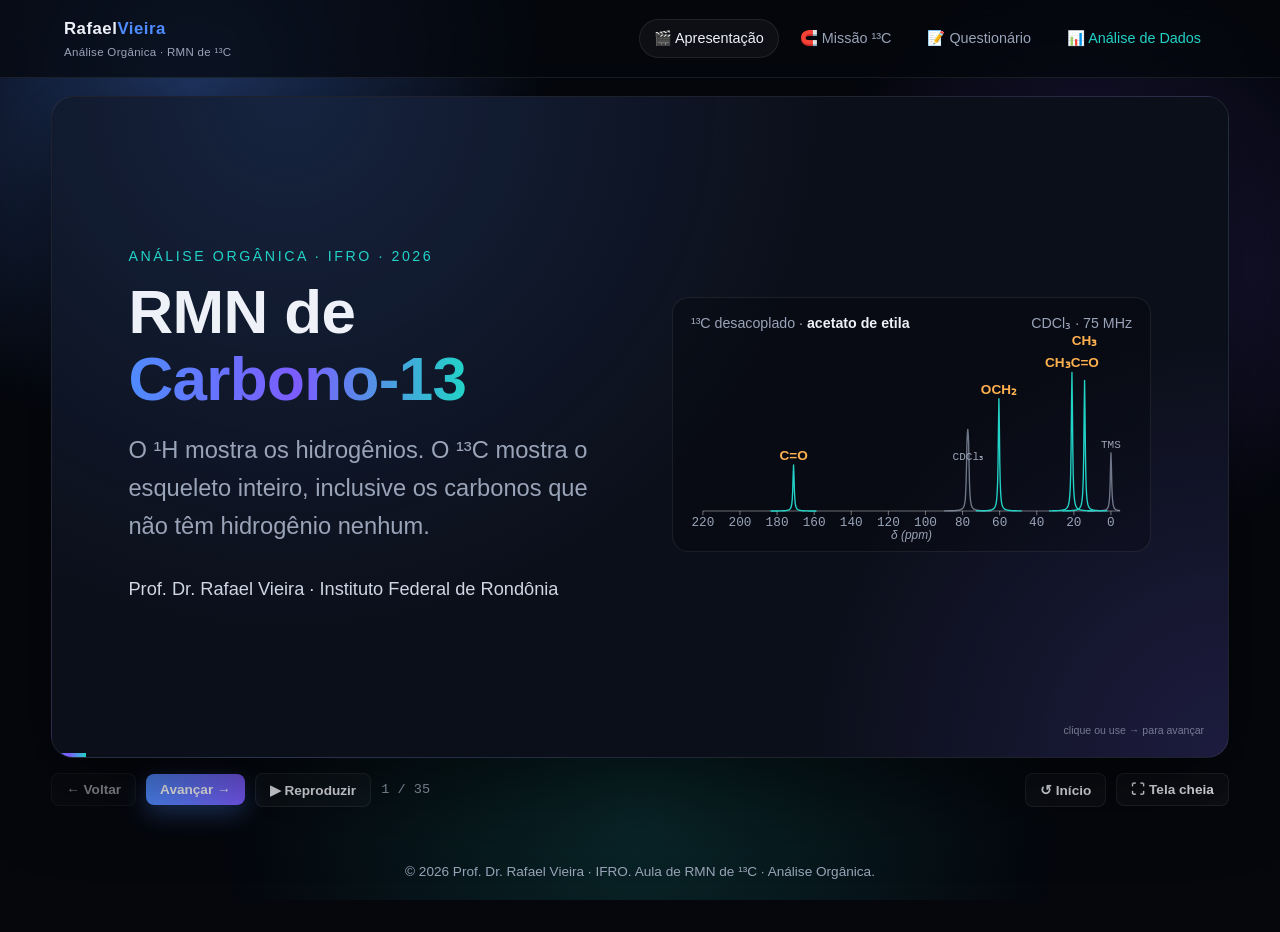
<file: aulas/rmn13c/index.html>
<!DOCTYPE html>
<html lang="pt-BR">
<head>
<meta charset="UTF-8">
<meta name="viewport" content="width=device-width, initial-scale=1.0">
<title>Aula — RMN de ¹³C | Prof. Dr. Rafael Vieira</title>
<meta name="description" content="Aula de RMN de ¹³C (Análise Orgânica): apresentação interativa, Missão ¹³C (identificação de uma amostra desconhecida), questionário de percepção e análise de dados.">
<link rel="stylesheet" href="assets/css/style.css?v=20261117">
</head>
<body>
<div class="bg-glow"></div>

<header>
  <a class="logo" href="#apresentacao">Rafael<span>Vieira</span><small>Análise Orgânica · RMN de ¹³C</small></a>
  <nav>
    <a href="#apresentacao" data-view="apresentacao">🎬 Apresentação</a>
    <a href="#missao" data-view="missao">🧲 Missão ¹³C</a>
    <a href="#questionario" data-view="questionario">📝 Questionário</a>
    <a href="#analise" data-view="analise" class="nav-data">📊 Análise de Dados</a>
  </nav>
</header>

<!-- =========================================================
     APRESENTAÇÃO
     Cada elemento com class="frag" aparece a cada clique.
     Espectros: <div class="c13-plot" data-sinais="δ tipo [nºC]; …"> (ver assets/js/c13.js)
     Moléculas: <div class="mol md" data-mol="nome"> (ver assets/js/estruturas.js)
     ========================================================= -->
<main id="view-apresentacao" class="view">
  <div class="deck-wrap">
    <div class="deck" id="deck" tabindex="0" aria-label="Apresentação — clique para avançar">

      <!-- 1 · CAPA -->
      <section class="slide" data-title="Capa">
        <div class="cols">
          <div>
            <div class="kicker">Análise Orgânica · IFRO · 2026</div>
            <h1>RMN de <span class="grad">Carbono-13</span></h1>
            <p class="lead">O ¹H mostra os hidrogênios. O ¹³C mostra o esqueleto inteiro, inclusive os carbonos que não têm hidrogênio nenhum.</p>
            <p style="margin-top:1.6em; font-size:1em;" class="muted">Prof. Dr. Rafael Vieira · Instituto Federal de Rondônia</p>
          </div>
          <div class="hide-mobile spec-card">
            <div class="cap"><span>¹³C desacoplado · <b>acetato de etila</b></span><span>CDCl₃ · 75 MHz</span></div>
            <div class="c13-plot" data-sinais="171.1 C; 60.4 CH2; 21.0 CH3; 14.2 CH3" data-rot="C=O,OCH₂,CH₃C=O,CH₃"></div>
          </div>
        </div>
      </section>

      <!-- 2 · O NÚCLEO -->
      <section class="slide" data-title="RMN de ¹³C">
        <div class="cols">
          <div>
            <div class="kicker">RMN – C¹³</div>
            <h2>Um núcleo ativo, <span class="grad">mas raro</span></h2>
            <ul>
              <li class="frag">O ¹²C (98,9% do carbono) tem <b>I = 0</b>: é "invisível" na RMN. O <b class="hl">¹³C</b> tem <b>I = ½</b> e, portanto, é ativo.</li>
              <li class="frag">Mas a sua <b>abundância isotópica é muito pequena</b> (1,08%) e o γ é ~4 vezes menor que o do ¹H: a <b class="hl2">intensidade do sinal é baixa</b>. Só os aparelhos FT, somando milhares de pulsos, tornaram o ¹³C rotina.</li>
              <li class="frag">Dificilmente uma única molécula tem mais de um ¹³C. Por isso <b class="hl3">não há acoplamento ¹³C–¹³C</b>.</li>
              <li class="frag">O espectro fornece uma visão ampla dos <b>carbonos não equivalentes</b> da molécula.</li>
            </ul>
          </div>
          <table class="mini-table frag" style="font-size:.95em">
            <thead><tr><th>Isótopo</th><th>Abund. (%)</th><th>B₀ (T)</th><th>ν (MHz)</th></tr></thead>
            <tbody>
              <tr><td>¹H</td><td>99,98</td><td>1,00 · 4,70 · 7,05</td><td>42,6 · 200 · <b>300</b></td></tr>
              <tr><td><b>¹³C</b></td><td class="hl">1,108</td><td>1,00 · 4,70 · 7,05</td><td class="hl">10,7 · 50,0 · <b>75,0</b></td></tr>
              <tr><td>²H</td><td>0,0156</td><td>1,00</td><td>6,5</td></tr>
            </tbody>
          </table>
        </div>
      </section>

      <!-- 3 · ESCALA -->
      <section class="slide" data-title="0 a 220 ppm">
        <div class="kicker">Uma escala vinte vezes maior</div>
        <h2>O ¹³C vai de <span class="grad">0 a 220 ppm</span></h2>
        <div class="cols-3" style="margin-top:1em">
          <div class="tile frag"><div class="big-num hl">0–12</div><h4>¹H</h4><p>Sinais muitas vezes se sobrepõem.</p></div>
          <div class="tile frag"><div class="big-num hl2">0–220</div><h4>¹³C</h4><p>Muito mais sensível a eletronegatividade, hibridização e anisotropia. Picos raramente se sobrepõem.</p></div>
          <div class="tile frag"><div class="big-num hl3">1 pico</div><h4>por C diferente</h4><p>No espectro desacoplado, cada carbono não equivalente é um singleto.</p></div>
        </div>
        <p class="frag" style="margin-top:1.4em">Os mesmos efeitos do ¹H valem aqui (eletronegatividade, hibridização, anisotropia), só que <b class="hl">ampliados</b>: o C sente diretamente os átomos ligados a ele.</p>
      </section>

      <!-- 4 · CARTA -->
      <section class="slide dense" data-title="Carta de correlação">
        <div class="kicker">Carta de correlação de ¹³C</div>
        <h2>Onde cada tipo de carbono <span class="grad">aparece</span></h2>
        <div class="cols" style="align-items:start">
          <table class="mini-table frag" style="font-size:.9em">
            <thead><tr><th>Carbono</th><th>δ (ppm)</th></tr></thead>
            <tbody>
              <tr><td>R–CH₃</td><td>8–30</td></tr>
              <tr><td>R₂CH₂</td><td>15–55</td></tr>
              <tr><td>R₃CH · R₄C</td><td>20–60</td></tr>
              <tr><td>C–I · C–Br</td><td>0–40 · 25–65</td></tr>
              <tr><td>C–N · C–Cl</td><td>30–65 · 35–80</td></tr>
              <tr><td>C–O</td><td class="hl">40–80</td></tr>
            </tbody>
          </table>
          <table class="mini-table frag" style="font-size:.9em">
            <thead><tr><th>Carbono</th><th>δ (ppm)</th></tr></thead>
            <tbody>
              <tr><td>C≡C (alcino)</td><td>65–90</td></tr>
              <tr><td>C=C (alceno)</td><td class="hl">100–150</td></tr>
              <tr><td>C≡N (nitrila)</td><td>110–140</td></tr>
              <tr><td>C aromático</td><td class="hl">110–175</td></tr>
              <tr><td>C=O de ácido, éster, amida, anidrido</td><td class="hl2">155–185</td></tr>
              <tr><td>C=O de aldeído e cetona</td><td class="hl2">185–220</td></tr>
            </tbody>
          </table>
        </div>
        <p class="small muted" style="margin-top:.5em">Faixas da carta de correlação de Pavia et al., <i>Introdução à Espectroscopia</i>.</p>
      </section>

      <!-- 5 · REGIÕES -->
      <section class="slide" data-title="Regiões">
        <div class="kicker">Para memorizar</div>
        <h2>Quatro regiões <span class="grad">que resolvem quase tudo</span></h2>
        <div class="frag" style="margin-top:1em">
          <div class="shift-bar" style="background: linear-gradient(90deg, #ff8adc 0%, #ff8adc 18%, #c6f35b 18%, #c6f35b 50%, #22d3c7 50%, #22d3c7 64%, #4f8cff 64%, #7c5cff 100%)"></div>
          <div class="shift-scale"><span>220</span><span>200</span><span>180</span><span>160</span><span>140</span><span>120</span><span>100</span><span>80</span><span>60</span><span>40</span><span>20</span><span>0</span></div>
        </div>
        <div class="cols-4" style="margin-top:1em">
          <div class="tile frag"><div class="big-num hl2">160–220</div><h4>C=O</h4><p>Carbonilas (cetona/aldeído acima de 185).</p></div>
          <div class="tile frag"><div class="big-num" style="color:#c6f35b">110–175</div><h4>C=C · aromáticos</h4><p>Carbonos sp² (e o C≡N).</p></div>
          <div class="tile frag"><div class="big-num hl3">35–80</div><h4>C–O · C–X</h4><p>C sp³ ligado a O, N, Cl, Br.</p></div>
          <div class="tile frag"><div class="big-num hl">10–50</div><h4>C sp³</h4><p>Alcanos: CH₃, CH₂, CH, C.</p></div>
        </div>
      </section>

      <!-- 6 · INCREMENTOS -->
      <section class="slide dense" data-title="Tabelas de incremento">
        <div class="kicker">Tabelas de correlação</div>
        <h2>δ pode ser <span class="grad">calculado</span></h2>
        <p class="frag">Como o deslocamento do ¹³C é muito mais fácil de prever, existem tabelas de <b>incrementos</b>: parte-se de um valor-padrão e somam-se as contribuições dos substituintes. Para o benzeno, o valor-base é <b class="hl">128,5 ppm</b>.</p>
        <table class="mini-table frag" style="font-size:.92em; margin-top:.6em">
          <thead><tr><th>Substituinte</th><th>ipso</th><th>orto</th><th>meta</th><th>para</th></tr></thead>
          <tbody>
            <tr><td><b>–CH₃</b></td><td class="hl">+9,3</td><td class="hl">+0,7</td><td class="hl">−0,1</td><td class="hl">−2,9</td></tr>
            <tr><td>–Cl</td><td>+6,2</td><td>+0,4</td><td>+1,3</td><td>−1,9</td></tr>
            <tr><td>–OH</td><td>+26,9</td><td>−12,7</td><td>+1,4</td><td>−7,3</td></tr>
            <tr><td>–OCH₃</td><td>+31,4</td><td>−14,4</td><td>+1,0</td><td>−7,7</td></tr>
            <tr><td>–NH₂</td><td>+18,2</td><td>−13,4</td><td>+0,8</td><td>−10,0</td></tr>
            <tr><td>–CHO</td><td>+8,2</td><td>+1,2</td><td>+0,6</td><td>+5,8</td></tr>
            <tr><td>–COOH</td><td>+2,1</td><td>+1,6</td><td>−0,1</td><td>+5,2</td></tr>
            <tr><td>–NO₂</td><td>+19,6</td><td>−5,3</td><td>+0,9</td><td>+6,0</td></tr>
          </tbody>
        </table>
        <p class="small muted" style="margin-top:.4em">Doadores de elétrons (OH, NH₂, OCH₃) blindam orto e para; retiradores (CHO, NO₂) desblindam o para. Valores de Pavia et al.</p>
      </section>

      <!-- 7 · M-XILENO -->
      <section class="slide dense" data-title="Exemplo: m-xileno">
        <div class="kicker">Calculando um espectro</div>
        <h2>m-Xileno: <span class="grad">conta × experimento</span></h2>
        <div class="cols" style="align-items:start">
          <div class="frag">
            <div class="mol md" data-mol="s_mxileno" style="margin:0 auto"></div>
            <table class="mini-table" style="font-size:.9em">
              <thead><tr><th>C</th><th>soma</th><th>calc.</th><th>exp.</th></tr></thead>
              <tbody>
                <tr><td>C1 = C3</td><td class="mono">128,5 + ipso + meta = 128,5 + 9,3 − 0,1</td><td class="hl">137,7</td><td>137,6</td></tr>
                <tr><td>C2</td><td class="mono">128,5 + orto + orto = 128,5 + 0,7 + 0,7</td><td class="hl">129,9</td><td>130,0</td></tr>
                <tr><td>C4 = C6</td><td class="mono">128,5 + orto + para = 128,5 + 0,7 − 2,9</td><td class="hl">126,3</td><td>126,2</td></tr>
                <tr><td>C5</td><td class="mono">128,5 + meta + meta = 128,5 − 0,1 − 0,1</td><td class="hl">128,3</td><td>128,3</td></tr>
              </tbody>
            </table>
          </div>
          <div class="spec-card frag"><div class="cap"><span><b>m-xileno</b> · região aromática</span><span>4 sinais aromáticos</span></div>
            <div class="c13-plot" data-sinais="137.7 C 2; 130.0 CH; 128.3 CH; 126.2 CH 2" data-xmin="124" data-xmax="140" data-solv="0" data-tms="0" data-rot="C1/3,C2,C5,C4/6"></div></div>
        </div>
      </section>

      <!-- 8 · DESACOPLADO -->
      <section class="slide" data-title="Desacoplado">
        <div class="kicker">Espectro desacoplado de prótons</div>
        <h2>Um carbono diferente, <span class="grad">um singleto</span></h2>
        <div class="cols" style="align-items:start">
          <div>
            <ul>
              <li class="frag">Durante a aquisição, irradia-se <b>toda a faixa de ¹H</b>: os H trocam de spin tão rápido que o C "enxerga" só a média. O acoplamento C–H some.</li>
              <li class="frag">Resultado: cada carbono não equivalente dá <b class="hl">um singleto</b>, cuja posição depende da proximidade de grupos eletronegativos, da hibridização, da anisotropia etc.</li>
              <li class="frag">O CDCl₃ aparece como um <b>tripleto em 77 ppm</b> (o C acopla com o deutério, que não é desacoplado).</li>
            </ul>
          </div>
          <div class="spec-card frag"><div class="cap"><span><b>propan-1-ol</b> · HO–CH₂CH₂CH₃</span><span>3 C · 3 sinais</span></div>
            <div class="c13-plot" data-sinais="64.2 CH2; 25.9 CH2; 10.2 CH3" data-xmax="100" data-rot="C–O,CH₂,CH₃"></div></div>
        </div>
      </section>

      <!-- 9 · FENILACETATO DE ETILA -->
      <section class="slide dense" data-title="Cada C, um sinal">
        <div class="kicker">Lendo um espectro desacoplado</div>
        <h2>Cada núcleo de ¹³C não equivalente <span class="grad">corresponde a um sinal</span></h2>
        <div class="cols" style="grid-template-columns: 1fr 2.2fr; align-items:center">
          <div class="frag"><div class="mol lg" data-mol="s_fenilacetato_etila"></div>
            <p class="small">fenilacetato de etila · C₁₀H₁₂O₂ · 10 C, mas só <b>8 sinais</b>: no anel, os C 2/6 e 3/5 são equivalentes.</p></div>
          <div class="spec-card frag"><div class="cap"><span>¹³C desacoplado</span><span>75 MHz</span></div>
            <div class="c13-plot" data-sinais="171.2 C; 134.2 C; 129.3 CH 2; 128.6 CH 2; 127.1 CH; 60.9 CH2; 41.4 CH2; 14.2 CH3" data-rot="C=O,C-1,2/6,3/5,C-4,O–CH₂,CH₂C=O,CH₃"></div></div>
        </div>
      </section>

      <!-- 10 · ACOPLADO -->
      <section class="slide dense" data-title="Espectro acoplado">
        <div class="kicker">Espectro acoplado</div>
        <h2>O ¹³C acopla com o ¹H: <span class="grad">regra do n + 1</span></h2>
        <div>
          <div>
            <ul>
              <li class="frag">Os núcleos de ¹³C acoplam com os de ¹H, exibindo o mesmo padrão n + 1: é um <b>acoplamento heteronuclear</b>.</li>
              <li class="frag">Diferente do ¹H, considera-se só o acoplamento com os <b class="hl">H ligados diretamente</b> ao carbono: <span class="mono">¹J(C–H) = 100–250 Hz</span>. Os ²J e ³J (0–2 Hz) quase não aparecem.</li>
              <li class="frag">Compare: no ¹H, <span class="mono">³J(H–H) = 1–20 Hz</span>.</li>
            </ul>
          </div>
          <div class="cols-4 frag" style="gap:.6em; margin-top:.8em">
            <div class="tile"><h4>CH₃</h4><div class="rmn-plot" data-modo="zoom" data-sinais="1 1 q125"></div><p class="small">quarteto</p></div>
            <div class="tile"><h4>CH₂</h4><div class="rmn-plot" data-modo="zoom" data-sinais="1 1 t125"></div><p class="small">tripleto</p></div>
            <div class="tile"><h4>CH</h4><div class="rmn-plot" data-modo="zoom" data-sinais="1 1 d125"></div><p class="small">dubleto</p></div>
            <div class="tile"><h4>C</h4><div class="rmn-plot" data-modo="zoom" data-sinais="1 1 s"></div><p class="small">singleto</p></div>
          </div>
        </div>
      </section>

      <!-- 11 · ACOPLADO × DESACOPLADO -->
      <section class="slide dense" data-title="Acoplado × desacoplado">
        <div class="kicker">Por que desacoplar?</div>
        <h2>Acoplado: informação demais, <span class="grad">picos demais</span></h2>
        <div class="spec-card frag"><div class="cap"><span>(a) <b>acoplado</b> · fenilacetato de etila</span><span>multipletos se sobrepõem</span></div>
          <div class="c13-plot" data-modo="acoplado" data-sinais="171.2 C; 134.2 C; 129.3 CH 2; 128.6 CH 2; 127.1 CH; 60.9 CH2; 41.4 CH2; 14.2 CH3" data-h="190"></div></div>
        <div class="spec-card frag" style="margin-top:.6em"><div class="cap"><span>(b) <b>desacoplado</b></span><span>um singleto por C</span></div>
          <div class="c13-plot" data-sinais="171.2 C; 134.2 C; 129.3 CH 2; 128.6 CH 2; 127.1 CH; 60.9 CH2; 41.4 CH2; 14.2 CH3" data-h="170"></div></div>
      </section>

      <!-- 12 · NOE -->
      <section class="slide" data-title="NOE">
        <div class="kicker">Intensificação Nuclear Overhauser (NOE)</div>
        <h2>Por que os picos <span class="grad">têm alturas tão diferentes?</span></h2>
        <div class="cols" style="align-items:start">
          <div>
            <ul>
              <li class="frag">Ao desacoplar, a energia dos ¹H irradiados passa em parte para o ¹³C vizinho: o sinal do C é <b class="hl">intensificado</b>.</li>
              <li class="frag">Quanto mais H ligados ao C, maior a intensificação, mas <b>não de forma linear</b>:</li>
              <li class="frag"><span class="eq-box eq">CH₃ &gt; CH₂ &gt; CH ≫ C</span></li>
              <li class="frag">Consequência: no ¹³C <b class="hl2">a integração não é confiável</b>. Carbonos quaternários (C=O, C ipso) aparecem pequenos.</li>
            </ul>
          </div>
          <div class="spec-card frag"><div class="cap"><span><b>acetofenona</b></span><span>repare nos C sem H</span></div>
            <div class="c13-plot" data-sinais="198.1 C; 137.1 C; 133.1 CH; 128.6 CH 2; 128.3 CH 2; 26.6 CH3" data-rot="C=O,C-1,,,,CH₃"></div></div>
        </div>
      </section>

      <!-- 13 · FORA DE RESSONÂNCIA
      <section class="slide" data-title="Fora de ressonância">
        <div class="kicker">Espectro desacoplado fora da ressonância</div>
        <h2>Um meio-termo: <span class="grad">multiplicidade sem confusão</span></h2>
        <div class="cols" style="align-items:start">
          <div>
            <ul>
              <li class="frag">Irradia-se o ¹H com uma frequência um pouco <b>fora</b> da ressonância: o acoplamento não some, mas os J ficam <b>bem menores</b>.</li>
              <li class="frag">Os multipletos ficam estreitos e <b>não se sobrepõem</b>, e ainda mostram quantos H cada C tem: <b>q</b> = CH₃, <b>t</b> = CH₂, <b>d</b> = CH, <b>s</b> = C.</li>
              <li class="frag">Hoje esse papel foi assumido pelo <b class="hl">DEPT</b>, mais rápido e mais claro.</li>
            </ul>
          </div>
          <div class="spec-card frag"><div class="cap"><span><b>butanona</b> · fora de ressonância</span><span>s · t · q · q</span></div>
            <div class="c13-plot" data-modo="offres" data-sinais="209.3 C; 36.9 CH2; 29.4 CH3; 7.9 CH3" data-rot="singleto,tripleto,quarteto,quarteto"></div></div>
        </div>
      </section> -->

      <!-- 14 · DEPT -->
      <section class="slide" data-title="DEPT">
        <div class="kicker">Espectro DEPT</div>
        <h2>DEPT: <span class="grad">quem tem quantos H</span></h2>
        <p class="frag muted">Distortionless Enhancement by Polarization Transfer (intensificação sem distorção por transferência de polarização).</p>
        <ul style="margin-top:.6em">
          <li class="frag">É uma sequência de pulsos que, ajustando um ângulo (45°, 90° ou 135°), gera <b>subespectros</b> com informação sobre o nº de H em cada C.</li>
          <li class="frag">A fase (para cima ou para baixo) e a presença do sinal dependem de quantos H estão ligados ao carbono.</li>
        </ul>
        <div class="cols-4" style="margin-top:1em">
          <div class="tile frag"><span class="tag tag-t">¹³C</span><h4 style="margin-top:.4em">"Completo"</h4><p>Todos os carbonos, inclusive os C sem H.</p></div>
          <div class="tile frag"><span class="tag tag-b">DEPT-45</span><h4 style="margin-top:.4em">Só protonados</h4><p>CH, CH₂ e CH₃, todos para cima.</p></div>
          <div class="tile frag"><span class="tag tag-p">DEPT-90</span><h4 style="margin-top:.4em">Só CH</h4><p>Carbonos monoprotonados.</p></div>
          <div class="tile frag"><span class="tag tag-t">DEPT-135</span><h4 style="margin-top:.4em">Fases distintas</h4><p>CH e CH₃ <b>para cima</b>, CH₂ <b>para baixo</b>. C some.</p></div>
        </div>
      </section>

      <!-- 15 · DEPT EXEMPLO -->
      <section class="slide dense" data-title="DEPT na prática">
        <div class="kicker">DEPT na prática</div>
        <h2>Acetato de isobutila: <span class="grad">três espectros, uma resposta</span></h2>
        <div class="cols" style="grid-template-columns: 1fr 2fr; align-items:center">
          <div class="frag"><div class="mol md" data-mol="s_acetato_isobutila"></div>
            <ul class="small" style="margin-top:.5em">
              <li><b>171,0</b> só no ¹³C → C (C=O)</li>
              <li><b>70,8</b> para baixo no DEPT-135 → CH₂ (O–CH₂)</li>
              <li><b>27,8</b> no DEPT-90 → CH</li>
              <li><b>20,9</b> e <b>19,1</b> para cima, fora do DEPT-90 → CH₃</li>
            </ul></div>
          <div class="spec-card frag"><div class="c13-plot" data-modo="dept" data-sinais="171.0 C; 70.8 CH2; 27.8 CH; 20.9 CH3; 19.1 CH3 2" data-rot="C=O,OCH₂,CH,CH₃,(CH₃)₂"></div></div>
        </div>
      </section>

      <!-- 16 · EQUIVALENTES -->
      <section class="slide dense" data-title="C equivalentes">
        <div class="kicker">Átomos de carbono equivalentes</div>
        <h2>Simetria: <span class="grad">menos sinais que carbonos</span></h2>
        <div class="cols" style="align-items:start">
          <div>
            <ul>
              <li class="frag">Assim como no ¹H, um conjunto de <b>carbonos equivalentes</b> (simétricos) aparece como <b>um único pico</b>.</li>
              <li class="frag">A integração <b class="hl2">não</b> fornece um valor adequado no ¹³C: deve-se levar em conta o NOE (quanto mais H, mais intenso o pico).</li>
              <li class="frag">No 2,2-dimetilbutano, os três CH₃ do terc-butila são equivalentes: <b>6 C, 4 sinais</b>.</li>
            </ul>
          </div>
          <div class="spec-card frag"><div class="cap"><span><b>2,2-dimetilbutano</b> · (CH₃)₃C–CH₂CH₃</span><span>6 C · 4 sinais</span></div>
            <div class="mol sm" data-mol="s_dimetilbutano" style="margin:0 auto"></div>
            <div class="c13-plot" data-sinais="36.5 CH2; 30.4 C; 28.9 CH3 3; 8.7 CH3" data-xmax="50" data-rot="CH₂,C,(CH₃)₃,CH₃"></div></div>
        </div>
      </section>

      <!-- 17 · CONTANDO -->
      <section class="slide" data-title="Contando carbonos">
        <div class="kicker">Sem simetria, todos aparecem</div>
        <h2>N carbonos diferentes, <span class="grad">N picos</span></h2>
        <div class="cols" style="margin-top:.8em">
          <div class="tile frag"><div class="mol md" data-mol="s_metilpentanol" style="margin:0 auto"></div>
            <h4>3-metilpentan-2-ol</h4><p>6 átomos de carbono → <b class="hl">6 picos</b> no espectro.</p></div>
          <div class="tile frag"><div class="mol md" data-mol="s_mentol" style="margin:0 auto"></div>
            <h4>Mentol</h4><p>10 átomos de carbono → <b class="hl">10 picos</b>. Até os dois CH₃ do isopropila são diferentes: estão perto de um centro quiral.</p></div>
        </div>
      </section>

      <!-- 18 · AROMÁTICOS -->
      <section class="slide dense" data-title="Aromáticos">
        <div class="kicker">Compostos aromáticos</div>
        <h2>Aromáticos: <span class="grad">100 a 175 ppm</span></h2>
        <div class="cols" style="align-items:start">
          <div>
            <ul>
              <li class="frag">Os carbonos aromáticos aparecem entre <b class="hl">100 e 175 ppm</b>.</li>
              <li class="frag">Dependendo da substituição (e da simetria), o nº de picos muda.</li>
              <li class="frag">A atribuição exata dos picos é feita com as <b>tabelas de incremento</b>. No tolueno:</li>
            </ul>
            <p class="frag mono small" style="margin-top:.4em">orto = 128,5 + 0,7 = 129,2 · meta = 128,5 − 0,1 = 128,4<br>para = 128,5 − 2,9 = 125,6 · ipso = 128,5 + 9,3 = 137,8</p>
          </div>
          <div class="spec-card frag"><div class="cap"><span><b>tolueno</b> · C₇H₈</span><span>7 C · 5 sinais</span></div>
            <div class="c13-plot" data-sinais="137.9 C; 129.1 CH 2; 128.3 CH 2; 125.4 CH; 21.5 CH3" data-rot="ipso,orto,meta,para,CH₃"></div></div>
        </div>
      </section>

      <!-- 19 · DICLOROBENZENOS -->
      <section class="slide dense" data-title="Diclorobenzenos">
        <div class="kicker">Simetria no anel</div>
        <h2>Três isômeros, <span class="grad">três contagens</span></h2>
        <div class="cols-3" style="margin-top:.4em">
          <div class="spec-card frag"><div class="mol sm" data-mol="s_odcb" style="margin:0 auto"></div><div class="cap"><span><b>orto</b></span><span class="hl">3 picos</span></div>
            <div class="c13-plot" data-sinais="132.6 C 2; 130.5 CH 2; 127.7 CH 2" data-xmin="124" data-xmax="138" data-solv="0" data-tms="0" data-h="170"></div></div>
          <div class="spec-card frag"><div class="mol sm" data-mol="s_mdcb" style="margin:0 auto"></div><div class="cap"><span><b>meta</b></span><span class="hl">4 picos</span></div>
            <div class="c13-plot" data-sinais="135.0 C 2; 130.5 CH; 128.7 CH; 126.9 CH 2" data-xmin="124" data-xmax="138" data-solv="0" data-tms="0" data-h="170"></div></div>
          <div class="spec-card frag"><div class="mol sm" data-mol="s_pdcb" style="margin:0 auto"></div><div class="cap"><span><b>para</b></span><span class="hl">2 picos</span></div>
            <div class="c13-plot" data-sinais="132.6 C 2; 129.7 CH 4" data-xmin="124" data-xmax="138" data-solv="0" data-tms="0" data-h="170"></div></div>
        </div>
        <p class="frag" style="margin-top:.6em">Só contando os picos já se distinguem os três isômeros, algo difícil de fazer pelo ¹H.</p>
      </section>

      <!-- 20 · D, F, P -->
      <!-- <section class="slide dense" data-title="Acoplamento com D, F e P">
        <div class="kicker">Acoplamento heteronuclear</div>
        <h2>O ¹³C acopla também com <span class="grad">D, ¹⁹F e ³¹P</span></h2>
        <div class="cols" style="align-items:start">
          <div>
            <ul>
              <li class="frag">O desacoplador só atua no ¹H. Outros núcleos ativos continuam desdobrando o sinal do carbono.</li>
              <li class="frag"><b class="hl">Deutério</b> (I = 1): a multiplicidade segue <span class="eq-box eq">M = 2nI + 1</span>. CDCl₃: 2·1·1 + 1 = <b>3 linhas 1:1:1</b> em 77 ppm. DMSO-d₆ (CD₃): 2·3·1 + 1 = <b>7 linhas</b> em 39,5 ppm.</li>
              <li class="frag"><b class="hl2">¹⁹F</b> e <b class="hl3">³¹P</b> (I = ½) seguem n + 1, com J grandes: ¹J(C–F) ≈ 250–300 Hz; ²J(C–F) ≈ 30–40 Hz; ¹J(C–P) de dezenas a ~150 Hz.</li>
            </ul>
          </div>
          <div class="frag">
            <svg viewBox="0 0 420 230" class="dia" aria-label="Tripleto 1:1:1 do CDCl₃ e septeto do DMSO-d₆">
              <text x="20" y="22" font-size="14">CDCl₃ · 1 D (I = 1) → 1 : 1 : 1</text>
              <g stroke="#22d3c7" stroke-width="4"><line x1="60" y1="100" x2="60" y2="40"/><line x1="110" y1="100" x2="110" y2="40"/><line x1="160" y1="100" x2="160" y2="40"/></g>
              <line x1="30" y1="100" x2="190" y2="100" stroke="#9aa4b8"/>
              <text x="20" y="135" font-size="14">DMSO-d₆ · 3 D → 7 linhas (1:3:6:7:6:3:1)</text>
              <g stroke="#ff8adc" stroke-width="4">
                <line x1="40" y1="215" x2="40" y2="203"/><line x1="80" y1="215" x2="80" y2="179"/><line x1="120" y1="215" x2="120" y2="143"/><line x1="160" y1="215" x2="160" y2="131"/><line x1="200" y1="215" x2="200" y2="143"/><line x1="240" y1="215" x2="240" y2="179"/><line x1="280" y1="215" x2="280" y2="203"/></g>
              <line x1="20" y1="215" x2="300" y2="215" stroke="#9aa4b8"/>
            </svg>
          </div>
        </div>
      </section> -->

      <!-- 21 · CICLOEXANONA -->
      <section class="slide" data-title="Cicloexanona">
        <div class="kicker">Exemplo</div>
        <h2>Cicloexanona: <span class="grad">C=O lá em cima</span></h2>
        <div class="cols" style="align-items:start">
          <div>
            <div class="mol md frag" data-mol="s_cicloexanona"></div>
            <ul class="frag">
              <li><b>211,9</b>: C=O de cetona (185–220), pico baixo (C sem H).</li>
              <li><b>42,0</b>: C-2/6, α à carbonila (2 C equivalentes).</li>
              <li><b>27,1</b> e <b>25,1</b>: C-3/5 e C-4.</li>
            </ul>
            <p class="frag small">6 carbonos, <b>4 sinais</b>: o plano de simetria passa pela C=O e pelo C-4.</p>
          </div>
          <div class="spec-card frag"><div class="c13-plot" data-sinais="211.9 C; 42.0 CH2 2; 27.1 CH2 2; 25.1 CH2" data-rot="C=O,C-2/6,C-3/5,C-4"></div></div>
        </div>
      </section>

      <!-- 22 · PROBLEMA: ¹H e ¹³C -->
      <section class="slide dense" data-title="Problema: ¹H e ¹³C">
        <div class="kicker">Problema resolvido · C₆H₁₀O₂ · IDH = 2</div>
        <h2>Os dados: <span class="grad">RMN de ¹H e de ¹³C</span></h2>
        <div class="cols" style="grid-template-columns: 1.45fr 1fr; align-items:start; gap:1em">
          <div class="spec-card frag">
            <div class="cap"><span><b>RMN de ¹H</b> (prótons) · CDCl₃</span><span>300 MHz</span></div>
            <div class="rmn-plot" data-sinais="12.0 1 br; 6.89 1 t7.4; 2.20 2 quint7.5; 1.82 3 s; 1.06 3 t7.6" data-xmax="13" data-int="1" data-ampl="1" data-h="150" data-rot="COOH,CH="></div>
            <p class="small" style="margin-top:.3em">Ampliações: 12,0 <b>singleto largo</b> (COOH) · 6,89 <b>tripleto</b> (CH=, vizinho de CH₂) · 2,20 <b>quinteto</b> (CH₂, vizinho de CH= e CH₃) · 1,82 <b>singleto</b> (CH₃ no C=C) · 1,06 <b>tripleto</b> (CH₃ do etila).</p>
          </div>
          <div class="spec-card frag">
            <div class="cap"><span><b>RMN de ¹³C</b> (carbonos, desacoplado) · CDCl₃</span><span>75 MHz</span></div>
            <div class="c13-plot" data-sinais="174.19 C; 146.71 CH; 126.62 C; 22.24 CH2; 12.89 CH3; 11.79 CH3" data-h="200"></div>
            <p class="small" style="margin-top:.3em">6 sinais para 6 C: 174 (C=O de ácido) · 147 e 127 (C=C) · 22, 13 e 12 (sp³).</p>
          </div>
        </div>
        <p class="frag small" style="margin-top:.7em">IDH 2 = <b class="hl">C=O + C=C</b>. Falta saber quantos H tem cada carbono: é o trabalho do DEPT (próximo slide).</p>
      </section>

      <!-- 23 · PROBLEMA: ¹³C -->
      <section class="slide dense" data-title="Problema: ¹³C + DEPT">
        <div class="kicker">Problema resolvido · C₆H₁₀O₂</div>
        <h2>O ¹³C e o DEPT <span class="grad">fecham a estrutura</span></h2>
        <div class="cols" style="grid-template-columns: 1.6fr 1fr; align-items:start">
          <div class="spec-card frag"><div class="c13-plot" data-modo="dept" data-sinais="174.19 C; 146.71 CH; 126.62 C; 22.24 CH2; 12.89 CH3; 11.79 CH3" data-rot="C=O,=CH,=C,CH₂,CH₃,CH₃"></div></div>
          <div>
            <table class="mini-table frag" style="font-size:.85em">
              <thead><tr><th>δ</th><th>DEPT-135</th><th>DEPT-90</th><th>Conclusão</th></tr></thead>
              <tbody>
                <tr><td>11,79</td><td>+</td><td>0</td><td>CH₃</td></tr>
                <tr><td>12,89</td><td>+</td><td>0</td><td>CH₃</td></tr>
                <tr><td>22,24</td><td>−</td><td>0</td><td>CH₂</td></tr>
                <tr><td>126,62</td><td>0</td><td>0</td><td>C</td></tr>
                <tr><td>146,71</td><td>+</td><td>+</td><td>CH</td></tr>
                <tr><td>174,19</td><td>0</td><td>0</td><td>C=O</td></tr>
              </tbody>
            </table>
            <div class="frag tile" style="margin-top:.5em"><div class="mol md" data-mol="s_metilpentenoico" style="margin:0 auto"></div>
              <p class="small"><b class="hl">Ácido 2-metil-2-pentenoico</b>: o C=C tem um CH (146,7) e um C (126,6, que carrega o CH₃ e o COOH).</p></div>
          </div>
        </div>
      </section>

      <!-- 24 · EXERCÍCIO: NÚMERO DE PICOS -->
      <section class="slide" data-title="Exercício: quantos picos?">
        <div class="kicker">Exercício</div>
        <h2>Quantos picos no ¹³C <span class="grad">para cada molécula?</span></h2>
        <div class="cols-3" style="margin-top:.6em; grid-template-columns: repeat(5, 1fr)">
          <div class="tile"><div class="mol sm" data-mol="e_acetato_etila"></div><p class="small">acetato de etila</p><p class="frag big-num hl" style="font-size:1.8em">4</p></div>
          <div class="tile"><div class="mol sm" data-mol="e_bromobenzoico"></div><p class="small">ácido 4-bromobenzoico</p><p class="frag big-num hl" style="font-size:1.8em">5</p></div>
          <div class="tile"><div class="mol sm" data-mol="e_prenol"></div><p class="small">3-metilbut-2-en-1-ol</p><p class="frag big-num hl" style="font-size:1.8em">5</p></div>
          <div class="tile"><div class="mol sm" data-mol="e_pentanol3"></div><p class="small">pentan-3-ol</p><p class="frag big-num hl" style="font-size:1.8em">3</p></div>
          <div class="tile"><div class="mol sm" data-mol="e_obromobenzoico"></div><p class="small">ácido 2-bromobenzoico</p><p class="frag big-num hl" style="font-size:1.8em">7</p></div>
        </div>
        <p class="frag" style="margin-top:1em">Os dois CH₃ do 3-metilbut-2-en-1-ol são diferentes (um cis e outro trans ao CH₂OH); no pentan-3-ol, os dois etilas são iguais. No ácido 4-bromobenzoico a simetria junta C-2/6 e C-3/5; no isômero 2-bromo, nenhum C se repete.</p>
      </section>

      <!-- 25 · EXERCÍCIO: ÉSTER -->
      <section class="slide dense" data-title="Exercício: éster C₅H₈O₂">
        <div class="kicker">Exercício · éster C₅H₈O₂ (IDH = 2)</div>
        <h2>Determine a estrutura <span class="grad">do éster</span></h2>
        <div class="cols" style="grid-template-columns: 1.6fr 1fr; align-items:start">
          <div class="spec-card"><div class="c13-plot" data-modo="dept" data-sinais="167.8 C; 136.3 C; 125.3 CH2; 51.7 CH3; 18.3 CH3"></div></div>
          <div>
            <div class="cols-3" style="grid-template-columns:1fr; gap:.3em">
              <div class="tile"><div class="mol sm" data-mol="e_acrilato_etila"></div><p class="small">acrilato de etila</p></div>
              <div class="tile"><div class="mol sm" data-mol="e_metacrilato_metila"></div><p class="small">metacrilato de metila</p></div>
              <div class="tile"><div class="mol sm" data-mol="e_propanoato_vinila"></div><p class="small">propanoato de vinila</p></div>
            </div>
            <p class="frag small" style="margin-top:.5em">✅ <b class="hl">Metacrilato de metila</b>: C=O (167,8), um C= sem H (136,3), um =CH₂ (negativo no DEPT-135), um OCH₃ (51,7) e um CH₃ (18,3). O acrilato de etila teria um CH= e um OCH₂; o propanoato de vinila, um =CH–O em ~141.</p>
          </div>
        </div>
      </section>

      <!-- 26 · ROTEIRO -->
      <section class="slide" data-title="Roteiro">
        <div class="kicker">Juntando tudo</div>
        <h2>Roteiro para <span class="grad">ler um espectro de ¹³C</span></h2>
        <ol class="checklist" style="margin-top:.6em">
          <li class="frag">Calcule o <b class="hl">IDH</b> a partir da fórmula molecular.</li>
          <li class="frag">Conte os <b>sinais</b> (sem o CDCl₃ e o TMS) e compare com o nº de C da fórmula: há <b>simetria</b>?</li>
          <li class="frag">Use as <b>regiões</b>: C=O (155–220), C=C e aromáticos (100–175), C–O/C–X (35–80), sp³ (10–50).</li>
          <li class="frag">Use o <b class="hl3">DEPT</b> para saber quantos H tem cada C (C, CH, CH₂, CH₃).</li>
          <li class="frag">Não use a altura dos picos para contar carbonos (NOE!).</li>
          <li class="frag">Combine com o <b>¹H</b> e o <b>IV</b> e confira: a estrutura explica <b>todos</b> os sinais?</li>
        </ol>
      </section>

      <!-- 27 · COLA -->
      <section class="slide dense" data-title="¹H × ¹³C">
        <div class="kicker">Cola de bolso</div>
        <h2>¹H × ¹³C, <span class="grad">lado a lado</span></h2>
        <table class="mini-table" style="font-size:.95em">
          <thead><tr><th></th><th>RMN de ¹H</th><th>RMN de ¹³C</th></tr></thead>
          <tbody>
            <tr class="frag"><td>Faixa</td><td>0–12 ppm</td><td>0–220 ppm</td></tr>
            <tr class="frag"><td>Sensibilidade</td><td>alta (99,98%)</td><td>baixa (1,1%): precisa de FT e muitas varreduras</td></tr>
            <tr class="frag"><td>Integração</td><td>proporcional ao nº de H</td><td><b>não confiável</b> (NOE)</td></tr>
            <tr class="frag"><td>Desdobramento</td><td>H vizinhos (n + 1), J = 1–20 Hz</td><td>desacoplado: singletos · acoplado: H ligados, ¹J = 100–250 Hz</td></tr>
            <tr class="frag"><td>Nº de H em cada átomo</td><td>integração</td><td>DEPT (ou fora de ressonância)</td></tr>
            <tr class="frag"><td>Vê C sem H?</td><td>não</td><td><b>sim</b> (C=O, quaternários)</td></tr>
          </tbody>
        </table>
      </section>

      <!-- EX 1 · EXEMPLO COMPLETO: APRESENTAÇÃO -->
      <section class="slide" data-title="Exemplo completo">
        <div class="kicker">Exemplo completo · do zero à estrutura</div>
        <h2>Uma amostra desconhecida, <span class="grad">cinco técnicas</span></h2>
        <p class="frag lead" style="margin-top:.4em">Um sólido branco foi isolado no laboratório. Vamos identificá-lo como num laudo de verdade: cada técnica responde a uma pergunta diferente, e uma confere a outra.</p>
        <div class="pipe" style="margin-top:1em">
          <div class="step frag"><div class="n">01</div><div class="ico">⚖️</div><h4>Análise elementar</h4><p>Que elementos, em que proporção?</p></div>
          <div class="step frag"><div class="n">02</div><div class="ico">⚡</div><h4>Massas</h4><p>Qual a massa molar? Que pedaços?</p></div>
          <div class="step frag"><div class="n">03</div><div class="ico">🧮</div><h4>IDH</h4><p>Quantos anéis e ligações π?</p></div>
          <div class="step frag"><div class="n">04</div><div class="ico">🌈</div><h4>IV</h4><p>Que grupos funcionais?</p></div>
          <div class="step frag"><div class="n">05</div><div class="ico">🧲</div><h4>RMN de ¹H</h4><p>Que fragmentos de H, e quem é vizinho de quem?</p></div>
          <div class="step frag"><div class="n">06</div><div class="ico">🧬</div><h4>RMN de ¹³C</h4><p>Quantos C, e quantos H em cada um?</p></div>
        </div>
      </section>

      <!-- EX 2 · ANÁLISE ELEMENTAR -->
      <section class="slide dense" data-title="Exemplo: análise elementar">
        <div class="kicker">Exemplo completo · passo 1</div>
        <h2>Análise elementar: <span class="grad">a fórmula mínima</span></h2>
        <div class="cols" style="grid-template-columns: 1.4fr 1fr; align-items:start">
          <div>
            <p class="frag">A combustão da amostra (análise CHN) deu <b>C 73,15%</b> e <b>H 7,37%</b>. Não há N, S nem halogênio, então o resto é oxigênio: <b class="hl">O = 100 − 73,15 − 7,37 = 19,48%</b>.</p>
            <table class="mini-table calc-tab frag" style="margin-top:.7em; font-size:.95em">
              <thead><tr><th>Elemento</th><th>% em massa</th><th>÷ massa atômica</th><th>÷ menor (1,218)</th></tr></thead>
              <tbody>
                <tr><td><b>C</b></td><td>73,15</td><td class="mono">73,15 ÷ 12,01 = 6,091</td><td class="hl">5,00</td></tr>
                <tr><td><b>H</b></td><td>7,37</td><td class="mono">7,37 ÷ 1,008 = 7,312</td><td class="hl">6,00</td></tr>
                <tr><td><b>O</b></td><td>19,48</td><td class="mono">19,48 ÷ 16,00 = 1,218</td><td class="hl">1,00</td></tr>
              </tbody>
            </table>
          </div>
          <div>
            <div class="tile frag"><div class="big-num hl">C₅H₆O</div><h4>Fórmula mínima</h4><p>Massa da fórmula mínima: 5(12) + 6(1) + 16 = <b>82 g/mol</b>.</p></div>
            <div class="tile frag" style="margin-top:.6em"><h4>⚠️ Ainda não é a fórmula molecular</h4><p>Pode ser C₅H₆O, C₁₀H₁₂O₂, C₁₅H₁₈O₃… Quem decide é a <b class="hl2">massa molar</b>, que vem da espectrometria de massas.</p></div>
          </div>
        </div>
      </section>

      <!-- EX 3 · MASSAS: ÍON MOLECULAR -->
      <section class="slide dense" data-title="Exemplo: massas (M)">
        <div class="kicker">Exemplo completo · passo 2</div>
        <h2>Espectro de massas: <span class="grad">a fórmula molecular</span></h2>
        <div class="cols" style="grid-template-columns: 1.35fr 1fr; align-items:start">
          <div class="spec-card frag"><div class="cap"><span><b>EM</b> · impacto de elétrons, 70 eV</span><span>passe o mouse nos picos</span></div>
            <div class="ms-plot" data-picos="39:5,50:4,63:6,64:5,77:16,92:12,107:10,135:100,136:9,164:22,165:2.4" data-xmin="30" data-xmax="175" data-rotulos="164:M⁺•,135:pico base"></div></div>
          <div>
            <ul>
              <li class="frag"><b>Íon molecular:</b> m/z <b class="hl">164</b> (o pico de maior m/z, sem contar o M+1).</li>
              <li class="frag"><b>n</b> = 164 ÷ 82 = <b>2</b> → fórmula molecular <b class="hl">C₁₀H₁₂O₂</b>.</li>
              <li class="frag"><b>Regra do N:</b> M par → 0 (ou nº par de) N. Confere com a análise elementar.</li>
              <li class="frag"><b>Pico M+1:</b> 2,4 ÷ 22 ≈ 11% → 11 ÷ 1,1 ≈ <b>10 carbonos</b>. Confere!</li>
              <li class="frag"><b>IDH</b> = (2·10 + 2 − 12) ÷ 2 = <b class="hl2">5</b> → um anel benzênico (4) + mais uma ligação π.</li>
            </ul>
          </div>
        </div>
      </section>

      <!-- EX 4 · MASSAS: FRAGMENTOS -->
      <section class="slide dense" data-title="Exemplo: fragmentação">
        <div class="kicker">Exemplo completo · passo 2 (continuação)</div>
        <h2>Os fragmentos <span class="grad">contam pedaços da molécula</span></h2>
        <table class="mini-table" style="font-size:.95em">
          <thead><tr><th>De → para</th><th>Perda</th><th>O que saiu</th><th>O que isso indica</th></tr></thead>
          <tbody>
            <tr class="frag"><td class="mono">164 → <b class="hl">135</b></td><td>29</td><td>•CH₂CH₃ (radical etila)</td><td><b>Clivagem α</b> ao lado de uma C=O: forma o íon acílio Ar–C≡O⁺, muito estável (por isso é o <b>pico base</b>). Há um <b>etila preso a uma carbonila</b>.</td></tr>
            <tr class="frag"><td class="mono">135 → 107</td><td>28</td><td>CO</td><td>O íon acílio perde o próprio C≡O. Sobra o anel com o substituinte: CH₃O–C₆H₄⁺.</td></tr>
            <tr class="frag"><td class="mono">107 → 92</td><td>15</td><td>•CH₃</td><td>Perda de metila do grupo <b>metóxi</b> (–OCH₃).</td></tr>
            <tr class="frag"><td class="mono">107 → 77</td><td>30</td><td>CH₂O (formaldeído)</td><td>Saída típica de éteres aromáticos metílicos; m/z 77 = C₆H₅⁺ (anel benzênico).</td></tr>
          </tbody>
        </table>
        <p class="frag" style="margin-top:.8em">Hipótese até aqui: <b class="hl">CH₃CH₂–C(=O)–</b> ligado a um <b class="hl2">anel</b> que carrega um <b class="hl3">–OCH₃</b>. Vamos conferir com o IV.</p>
      </section>

      <!-- EX 5 · IV -->
      <section class="slide dense" data-title="Exemplo: IV">
        <div class="kicker">Exemplo completo · passo 3</div>
        <h2>Infravermelho: <span class="grad">os grupos funcionais</span></h2>
        <div class="cols" style="grid-template-columns: 1.3fr 1fr; align-items:start">
          <div class="spec-card frag"><div class="cap"><span><b>IV</b> · pastilha de KBr</span><span>passe o mouse para ler cm⁻¹</span></div>
            <div class="ir-plot" data-rotulos="2975,1678,1510,1258,1030,835" data-bandas="3070:.15:30; 3005:.12:25; 2975:.35:30; 2940:.3:30; 2840:.25:25; 1678:.95:26; 1601:.85:18; 1575:.4:14; 1510:.6:16; 1460:.35:18; 1420:.3:16; 1350:.3:18; 1258:.95:30; 1222:.5:20; 1172:.7:22; 1030:.6:24; 950:.3:20; 835:.6:20; 790:.25:18; 600:.25:20"></div></div>
          <table class="mini-table frag" style="font-size:.85em">
            <thead><tr><th>cm⁻¹</th><th>Atribuição</th></tr></thead>
            <tbody>
              <tr><td>3070, 3005</td><td>C–H aromático (acima de 3000)</td></tr>
              <tr><td>2975, 2940, 2840</td><td>C–H sp³ (2840: típico de O–CH₃)</td></tr>
              <tr><td><b class="hl">1678</b></td><td><b>C=O de cetona conjugada</b> (abaixo de 1715)</td></tr>
              <tr><td>1601, 1575, 1510</td><td>C=C do anel aromático</td></tr>
              <tr><td><b class="hl2">1258 e 1030</b></td><td><b>C–O de éter aril-alquílico</b> (Ar–O–CH₃)</td></tr>
              <tr><td>835</td><td>anel <b>para</b>-dissubstituído</td></tr>
              <tr><td>ausentes</td><td>O–H (3200–3600) e C–H de aldeído (2720)</td></tr>
            </tbody>
          </table>
        </div>
        <p class="frag small" style="margin-top:.5em">Os dois O já têm dono: um na <b>cetona</b> e outro no <b>éter</b>. Não é éster (a C=O de éster fica acima de 1715) nem álcool ou ácido (não há O–H).</p>
      </section>

      <!-- EX 6 · RMN ¹H -->
      <section class="slide dense" data-title="Exemplo: RMN ¹H">
        <div class="kicker">Exemplo completo · passo 4</div>
        <h2>RMN de ¹H: <span class="grad">os fragmentos e seus vizinhos</span></h2>
        <div class="cols" style="grid-template-columns: 1.35fr 1fr; align-items:start">
          <div class="spec-card frag"><div class="cap"><span><b>RMN de ¹H</b> · CDCl₃</span><span>300 MHz</span></div>
            <div class="rmn-plot" data-sinais="7.95 2 d8.9; 6.93 2 d8.9; 3.87 3 s; 2.95 2 q7.3; 1.21 3 t7.3" data-xmax="9" data-int="1" data-ampl="1" data-h="150" data-rot="a,b,c,d,e"></div></div>
          <table class="mini-table frag" style="font-size:.82em">
            <thead><tr><th></th><th>ppm</th><th>sinal</th><th>atribuição</th></tr></thead>
            <tbody>
              <tr><td class="hl">a</td><td>7,95</td><td>d, 2H</td><td>H aromáticos <b>orto à C=O</b> (desblindados pela carbonila)</td></tr>
              <tr><td class="hl">b</td><td>6,93</td><td>d, 2H</td><td>H aromáticos <b>orto ao OCH₃</b> (blindados pelo O doador)</td></tr>
              <tr><td class="hl">c</td><td>3,87</td><td>s, 3H</td><td><b>–OCH₃</b>: sem vizinhos, ligado ao O</td></tr>
              <tr><td class="hl">d</td><td>2,95</td><td>q, 2H</td><td><b>CH₂ α à C=O</b>, vizinho de um CH₃</td></tr>
              <tr><td class="hl">e</td><td>1,21</td><td>t, 3H</td><td><b>CH₃</b> do etila, vizinho de um CH₂</td></tr>
            </tbody>
          </table>
        </div>
        <p class="frag small" style="margin-top:.5em">Dois dubletos de 2H com o mesmo J (8,9 Hz, orto) = <b>anel para-dissubstituído</b>, como o IV indicou. Quarteto + tripleto (mesmo J) = <b>etila</b>. Total: 2 + 2 + 3 + 2 + 3 = <b>12 H</b>. ✓</p>
      </section>

      <!-- EX 7 · RMN ¹³C + DEPT -->
      <section class="slide dense" data-title="Exemplo: RMN ¹³C + DEPT">
        <div class="kicker">Exemplo completo · passo 5</div>
        <h2>RMN de ¹³C e DEPT: <span class="grad">o esqueleto confirmado</span></h2>
        <div class="cols" style="grid-template-columns: 1.3fr 1fr; align-items:start">
          <div class="spec-card frag"><div class="c13-plot" data-modo="dept" data-sinais="199.5 C; 163.3 C; 130.2 CH 2; 130.0 C; 113.7 CH 2; 55.4 CH3; 31.4 CH2; 8.5 CH3" data-rot="C=O,C–O,,,,OCH₃,CH₂,CH₃"></div></div>
          <div>
            <table class="mini-table frag" style="font-size:.82em">
              <thead><tr><th>ppm</th><th>DEPT</th><th>atribuição</th></tr></thead>
              <tbody>
                <tr><td>199,5</td><td>C</td><td>C=O de <b>cetona</b> (185–220)</td></tr>
                <tr><td>163,3</td><td>C</td><td>C do anel ligado ao OCH₃</td></tr>
                <tr><td>130,2</td><td>CH (×2)</td><td>CH do anel, orto à C=O</td></tr>
                <tr><td>130,0</td><td>C</td><td>C do anel ligado à C=O</td></tr>
                <tr><td>113,7</td><td>CH (×2)</td><td>CH do anel, orto ao OCH₃</td></tr>
                <tr><td>55,4</td><td>CH₃</td><td>–OCH₃</td></tr>
                <tr><td>31,4</td><td>CH₂</td><td>CH₂ α à C=O</td></tr>
                <tr><td>8,5</td><td>CH₃</td><td>CH₃ do etila</td></tr>
              </tbody>
            </table>
            <p class="frag small" style="margin-top:.4em"><b>8 sinais para 10 C</b>: a simetria do anel para junta dois pares. Repare: 130,2 e 130,0 quase se sobrepõem, mas o DEPT mostra que um é CH e o outro é C.</p>
          </div>
        </div>
        <p class="frag small" style="margin-top:.4em"><b>Conferindo com os incrementos</b> (benzeno = 128,5): C–OCH₃ = 128,5 + 31,4 + 4,2 (para do –COR) = 164,1 ≈ 163,3 ✓ · C–C=O = 128,5 + 9,1 − 7,7 (para do OCH₃) = 129,9 ≈ 130,0 ✓</p>
      </section>

      <!-- EX 8 · ESTRUTURA -->
      <section class="slide dense" data-title="Exemplo: a estrutura">
        <div class="kicker">Exemplo completo · conclusão</div>
        <h2>Juntando as peças: <span class="grad">4′-metoxipropiofenona</span></h2>
        <div class="cols" style="grid-template-columns: 1fr 1.25fr; align-items:center">
          <div class="frag">
            <div class="tile" style="text-align:center">
              <div style="max-width:300px; margin:0 auto"><svg version='1.1' baseProfile='full' xmlns='http://www.w3.org/2000/svg' xmlns:rdkit='http://www.rdkit.org/xml' xmlns:xlink='http://www.w3.org/1999/xlink' xml:space='preserve' width='100%' height='100%' preserveAspectRatio='xMidYMid meet' viewBox='0 0 260 190'> <rect style='opacity:1.0;fill:#00000000;stroke:none' width='260.0' height='190.0' x='0.0' y='0.0'> </rect> <path class='bond-0 atom-0 atom-1' d='M 31.2,76.0 L 62.6,71.1' style='fill:none;fill-rule:evenodd;stroke:#E4ECF7;stroke-width:3.0px;stroke-linecap:butt;stroke-linejoin:miter;stroke-opacity:1' /> <path class='bond-1 atom-1 atom-2' d='M 62.6,71.1 L 82.5,95.9' style='fill:none;fill-rule:evenodd;stroke:#E4ECF7;stroke-width:3.0px;stroke-linecap:butt;stroke-linejoin:miter;stroke-opacity:1' /> <path class='bond-2 atom-2 atom-3' d='M 80.8,93.8 L 76.4,105.2' style='fill:none;fill-rule:evenodd;stroke:#E4ECF7;stroke-width:3.0px;stroke-linecap:butt;stroke-linejoin:miter;stroke-opacity:1' /> <path class='bond-2 atom-2 atom-3' d='M 76.4,105.2 L 72.0,116.5' style='fill:none;fill-rule:evenodd;stroke:#FF7F7F;stroke-width:3.0px;stroke-linecap:butt;stroke-linejoin:miter;stroke-opacity:1' /> <path class='bond-2 atom-2 atom-3' d='M 85.3,95.5 L 80.8,106.9' style='fill:none;fill-rule:evenodd;stroke:#E4ECF7;stroke-width:3.0px;stroke-linecap:butt;stroke-linejoin:miter;stroke-opacity:1' /> <path class='bond-2 atom-2 atom-3' d='M 80.8,106.9 L 76.4,118.2' style='fill:none;fill-rule:evenodd;stroke:#FF7F7F;stroke-width:3.0px;stroke-linecap:butt;stroke-linejoin:miter;stroke-opacity:1' /> <path class='bond-3 atom-2 atom-4' d='M 82.5,95.9 L 114.0,91.1' style='fill:none;fill-rule:evenodd;stroke:#E4ECF7;stroke-width:3.0px;stroke-linecap:butt;stroke-linejoin:miter;stroke-opacity:1' /> <path class='bond-4 atom-4 atom-5' d='M 114.0,91.1 L 133.9,115.9' style='fill:none;fill-rule:evenodd;stroke:#E4ECF7;stroke-width:3.0px;stroke-linecap:butt;stroke-linejoin:miter;stroke-opacity:1' /> <path class='bond-5 atom-5 atom-6' d='M 133.9,115.9 L 165.3,111.1' style='fill:none;fill-rule:evenodd;stroke:#E4ECF7;stroke-width:3.0px;stroke-linecap:butt;stroke-linejoin:miter;stroke-opacity:1' /> <path class='bond-5 atom-5 atom-6' d='M 135.9,110.8 L 161.9,106.8' style='fill:none;fill-rule:evenodd;stroke:#E4ECF7;stroke-width:3.0px;stroke-linecap:butt;stroke-linejoin:miter;stroke-opacity:1' /> <path class='bond-6 atom-6 atom-7' d='M 165.3,111.1 L 176.9,81.4' style='fill:none;fill-rule:evenodd;stroke:#E4ECF7;stroke-width:3.0px;stroke-linecap:butt;stroke-linejoin:miter;stroke-opacity:1' /> <path class='bond-7 atom-7 atom-8' d='M 176.9,81.4 L 188.8,79.6' style='fill:none;fill-rule:evenodd;stroke:#E4ECF7;stroke-width:3.0px;stroke-linecap:butt;stroke-linejoin:miter;stroke-opacity:1' /> <path class='bond-7 atom-7 atom-8' d='M 188.8,79.6 L 200.7,77.8' style='fill:none;fill-rule:evenodd;stroke:#FF7F7F;stroke-width:3.0px;stroke-linecap:butt;stroke-linejoin:miter;stroke-opacity:1' /> <path class='bond-8 atom-8 atom-9' d='M 215.1,85.0 L 221.6,93.2' style='fill:none;fill-rule:evenodd;stroke:#FF7F7F;stroke-width:3.0px;stroke-linecap:butt;stroke-linejoin:miter;stroke-opacity:1' /> <path class='bond-8 atom-8 atom-9' d='M 221.6,93.2 L 228.2,101.4' style='fill:none;fill-rule:evenodd;stroke:#E4ECF7;stroke-width:3.0px;stroke-linecap:butt;stroke-linejoin:miter;stroke-opacity:1' /> <path class='bond-9 atom-7 atom-10' d='M 176.9,81.4 L 157.0,56.6' style='fill:none;fill-rule:evenodd;stroke:#E4ECF7;stroke-width:3.0px;stroke-linecap:butt;stroke-linejoin:miter;stroke-opacity:1' /> <path class='bond-9 atom-7 atom-10' d='M 171.4,82.3 L 155.0,61.8' style='fill:none;fill-rule:evenodd;stroke:#E4ECF7;stroke-width:3.0px;stroke-linecap:butt;stroke-linejoin:miter;stroke-opacity:1' /> <path class='bond-10 atom-10 atom-11' d='M 157.0,56.6 L 125.5,61.5' style='fill:none;fill-rule:evenodd;stroke:#E4ECF7;stroke-width:3.0px;stroke-linecap:butt;stroke-linejoin:miter;stroke-opacity:1' /> <path class='bond-11 atom-11 atom-4' d='M 125.5,61.5 L 114.0,91.1' style='fill:none;fill-rule:evenodd;stroke:#E4ECF7;stroke-width:3.0px;stroke-linecap:butt;stroke-linejoin:miter;stroke-opacity:1' /> <path class='bond-11 atom-11 atom-4' d='M 129.0,65.8 L 119.4,90.3' style='fill:none;fill-rule:evenodd;stroke:#E4ECF7;stroke-width:3.0px;stroke-linecap:butt;stroke-linejoin:miter;stroke-opacity:1' /> <path d='M 61.1,71.4 L 62.6,71.1 L 63.6,72.4' style='fill:none;stroke:#E4ECF7;stroke-width:3.0px;stroke-linecap:butt;stroke-linejoin:miter;stroke-miterlimit:10;stroke-opacity:1;' /> <path d='M 81.5,94.7 L 82.5,95.9 L 84.1,95.7' style='fill:none;stroke:#E4ECF7;stroke-width:3.0px;stroke-linecap:butt;stroke-linejoin:miter;stroke-miterlimit:10;stroke-opacity:1;' /> <path d='M 132.9,114.7 L 133.9,115.9 L 135.5,115.7' style='fill:none;stroke:#E4ECF7;stroke-width:3.0px;stroke-linecap:butt;stroke-linejoin:miter;stroke-miterlimit:10;stroke-opacity:1;' /> <path d='M 163.8,111.3 L 165.3,111.1 L 165.9,109.6' style='fill:none;stroke:#E4ECF7;stroke-width:3.0px;stroke-linecap:butt;stroke-linejoin:miter;stroke-miterlimit:10;stroke-opacity:1;' /> <path d='M 157.9,57.9 L 157.0,56.6 L 155.4,56.9' style='fill:none;stroke:#E4ECF7;stroke-width:3.0px;stroke-linecap:butt;stroke-linejoin:miter;stroke-miterlimit:10;stroke-opacity:1;' /> <path d='M 127.1,61.2 L 125.5,61.5 L 124.9,62.9' style='fill:none;stroke:#E4ECF7;stroke-width:3.0px;stroke-linecap:butt;stroke-linejoin:miter;stroke-miterlimit:10;stroke-opacity:1;' /> <path class='atom-3' d='M 64.5 125.6 Q 64.5 122.2, 66.2 120.3 Q 67.9 118.4, 71.0 118.4 Q 74.1 118.4, 75.8 120.3 Q 77.5 122.2, 77.5 125.6 Q 77.5 129.1, 75.8 131.0 Q 74.1 133.0, 71.0 133.0 Q 67.9 133.0, 66.2 131.0 Q 64.5 129.1, 64.5 125.6 M 71.0 131.4 Q 73.2 131.4, 74.3 129.9 Q 75.5 128.5, 75.5 125.6 Q 75.5 122.8, 74.3 121.4 Q 73.2 120.0, 71.0 120.0 Q 68.8 120.0, 67.7 121.4 Q 66.5 122.8, 66.5 125.6 Q 66.5 128.5, 67.7 129.9 Q 68.8 131.4, 71.0 131.4 ' fill='#FF7F7F'/> <path class='atom-8' d='M 201.8 76.7 Q 201.8 73.3, 203.5 71.4 Q 205.2 69.5, 208.3 69.5 Q 211.4 69.5, 213.1 71.4 Q 214.8 73.3, 214.8 76.7 Q 214.8 80.1, 213.1 82.1 Q 211.4 84.0, 208.3 84.0 Q 205.2 84.0, 203.5 82.1 Q 201.8 80.1, 201.8 76.7 M 208.3 82.4 Q 210.5 82.4, 211.6 81.0 Q 212.8 79.5, 212.8 76.7 Q 212.8 73.9, 211.6 72.5 Q 210.5 71.1, 208.3 71.1 Q 206.1 71.1, 205.0 72.5 Q 203.8 73.9, 203.8 76.7 Q 203.8 79.5, 205.0 81.0 Q 206.1 82.4, 208.3 82.4 ' fill='#FF7F7F'/> </svg></div>
              <p><b class="hl">1-(4-metoxifenil)propan-1-ona</b> · C₁₀H₁₂O₂ · M = 164</p>
              <p class="small muted" style="margin-top:.3em">CH₃CH₂–C(=O)– &nbsp;+&nbsp; –C₆H₄– (para) &nbsp;+&nbsp; –OCH₃ = C₁₀H₁₂O₂ ✓</p>
            </div>
          </div>
          <table class="mini-table" style="font-size:.88em">
            <thead><tr><th>Técnica</th><th>O que ela confirmou</th></tr></thead>
            <tbody>
              <tr class="frag"><td>⚖️ Análise elementar</td><td>proporção C₅H₆O</td></tr>
              <tr class="frag"><td>⚡ Massas</td><td>M = 164 → C₁₀H₁₂O₂ · perda de etila (29) gera o acílio · perda de CO e de CH₂O</td></tr>
              <tr class="frag"><td>🧮 IDH = 5</td><td>anel benzênico + uma C=O</td></tr>
              <tr class="frag"><td>🌈 IV</td><td>cetona conjugada (1678) · éter Ar–O–CH₃ (1258/1030) · anel para (835)</td></tr>
              <tr class="frag"><td>🧲 RMN de ¹H</td><td>dois dubletos (para) · OCH₃ (s) · etila (q + t) · 12 H</td></tr>
              <tr class="frag"><td>🧬 RMN de ¹³C</td><td>cetona (199,5) · 8 sinais para 10 C (simetria) · DEPT: 3 C, 2 CH, 1 CH₂, 2 CH₃</td></tr>
            </tbody>
          </table>
        </div>
        <p class="frag" style="margin-top:.7em">Nenhuma técnica sozinha resolveria o problema: é a <b class="hl">concordância entre todas</b> que dá segurança à estrutura.</p>
      </section>

      <!-- 28 · MISSÃO -->
      <section class="slide" data-title="Sua missão">
        <div class="kicker">TRABALHO 6</div>
        <h2>🧲 Sua <span class="grad">Missão ¹³C</span></h2>
        <p class="frag muted">Cada um vai receber, por sorteio, os espectros de ¹³C e DEPT de uma <b>amostra desconhecida</b> diferente e vai identificá-la:</p>
        <div class="pipe">
          <div class="step frag"><div class="n">00</div><div class="ico">🎲</div><h4>Sorteio</h4><p>Sua amostra exclusiva</p></div>
          <div class="step frag"><div class="n">01</div><div class="ico">🧮</div><h4>IDH</h4><p>Insaturações da fórmula</p></div>
          <div class="step frag"><div class="n">02</div><div class="ico">📏</div><h4>Sinais</h4><p>Quantos? Há simetria?</p></div>
          <div class="step frag"><div class="n">03</div><div class="ico">🔀</div><h4>DEPT</h4><p>C, CH, CH₂ ou CH₃</p></div>
          <div class="step frag"><div class="n">04</div><div class="ico">🧲</div><h4>Deslocamento</h4><p>Que carbono é esse?</p></div>
          <div class="step frag"><div class="n">05</div><div class="ico">🧩</div><h4>Identificação</h4><p>Qual é a molécula?</p></div>
          <div class="step frag"><div class="n">06</div><div class="ico">🧠</div><h4>Conclusão</h4><p>Justifique</p></div>
        </div>
        <div class="frag" style="margin-top:1.4em"><a class="btn btn-primary" href="#missao" data-noadvance>Começar a Missão ¹³C →</a></div>
      </section>

      <!-- 29 · ENCERRAMENTO -->
      <section class="slide" data-title="Obrigado">
        <div style="text-align:center">
          <div class="kicker">Encerramento</div>
          <h1>Obrigado! <span class="grad">Sua opinião importa.</span></h1>
          <p class="lead" style="margin:1em auto 0">Responda ao questionário de percepção. Leva 2 minutos, é só clicar, e ajuda a melhorar as próximas aulas.</p>
          <div style="margin-top:1.6em; display:flex; gap:.8em; justify-content:center; flex-wrap:wrap">
            <a class="btn btn-primary" href="#questionario" data-noadvance>📝 Responder ao questionário</a>
            <a class="btn btn-ghost" href="#analise" data-noadvance>📊 Ver análise dos dados</a>
          </div>
          <p class="muted" style="margin-top:2em; font-size:.95em">Prof. Dr. Rafael Vieira · rafael.vieira@ifro.edu.br · rafaelvieira.org</p>
          <p class="muted small" style="margin-top:.6em">Referências: Pavia, Lampman, Kriz &amp; Vyvyan, <i>Introdução à Espectroscopia</i> · Silverstein, Webster &amp; Kiemle, <i>Identificação Espectrométrica de Compostos Orgânicos</i></p>
        </div>
      </section>


      <div class="deck-progress" id="deck-progress"></div>
      <div class="deck-hint" id="deck-hint">clique ou use → para avançar</div>
    </div>

    <div class="deck-bar">
      <button class="btn btn-ghost btn-sm" id="btn-prev">← Voltar</button>
      <button class="btn btn-primary btn-sm" id="btn-next">Avançar →</button>
      <button class="btn btn-ghost btn-sm" id="btn-play">▶ Reproduzir</button>
      <span class="deck-count" id="deck-count">1 / 57</span>
      <span class="spacer"></span>
      <button class="btn btn-ghost btn-sm" id="btn-restart">↺ Início</button>
      <button class="btn btn-ghost btn-sm" id="btn-full">⛶ Tela cheia</button>
    </div>
  </div>
</main>

<!-- =========================================================
     MISSÃO ¹³C
     ========================================================= -->
<main id="view-missao" class="view">
  <section class="wrap">
    <div class="section-head">
      <span class="eyebrow">Desafio</span>
      <h2>🧲 Missão ¹³C</h2>
      <p>Espectros de ¹³C e DEPT só seus, de uma amostra desconhecida. Seis etapas: cada uma resolvida destrava a próxima.</p>
    </div>
    <div id="mission-body" class="mission"></div>
  </section>
</main>

<!-- =========================================================
     QUESTIONÁRIO
     ========================================================= -->
<main id="view-questionario" class="view">
  <section class="wrap">
    <div class="section-head">
      <span class="eyebrow">Percepção</span>
      <h2>📝 Como foi a aula para você?</h2>
      <p>Clique na opção que melhor representa sua opinião. As respostas são anônimas.</p>
    </div>
    <div id="quiz-body" class="quiz"></div>
  </section>
</main>

<!-- =========================================================
     ANÁLISE DE DADOS
     ========================================================= -->
<main id="view-analise" class="view">
  <section class="wrap" style="max-width:1180px">
    <div class="section-head">
      <span class="eyebrow">Resultados</span>
      <h2>📊 Análise de Dados</h2>
      <p>Gráficos e interpretações gerados automaticamente a partir das respostas gravadas na planilha.</p>
      <div style="margin-top:18px; display:flex; gap:10px; justify-content:center; flex-wrap:wrap">
        <button class="btn btn-primary" id="btn-analisar">📊 Analisar dados agora</button>
      </div>
    </div>
    <div id="analysis-body"></div>
  </section>
</main>

<footer>
  © 2026 Prof. Dr. Rafael Vieira · IFRO. Aula de RMN de ¹³C · Análise Orgânica.
</footer>

<script src="assets/js/config.js"></script>
<script src="assets/js/estruturas.js"></script>
<script src="moleculas/amostras.js"></script>
<script src="assets/js/app.js"></script>
<script src="assets/js/rmn.js"></script>
<script src="assets/js/c13.js"></script>
<script src="assets/js/espectro.js?v=20261117"></script>
<script src="assets/js/ir.js?v=20261117"></script>
<script src="assets/js/slides.js"></script>
<script src="assets/js/missao.js"></script>
<script src="assets/js/questionario.js"></script>
<script src="assets/js/analise.js"></script>
</body>
</html>
</file>
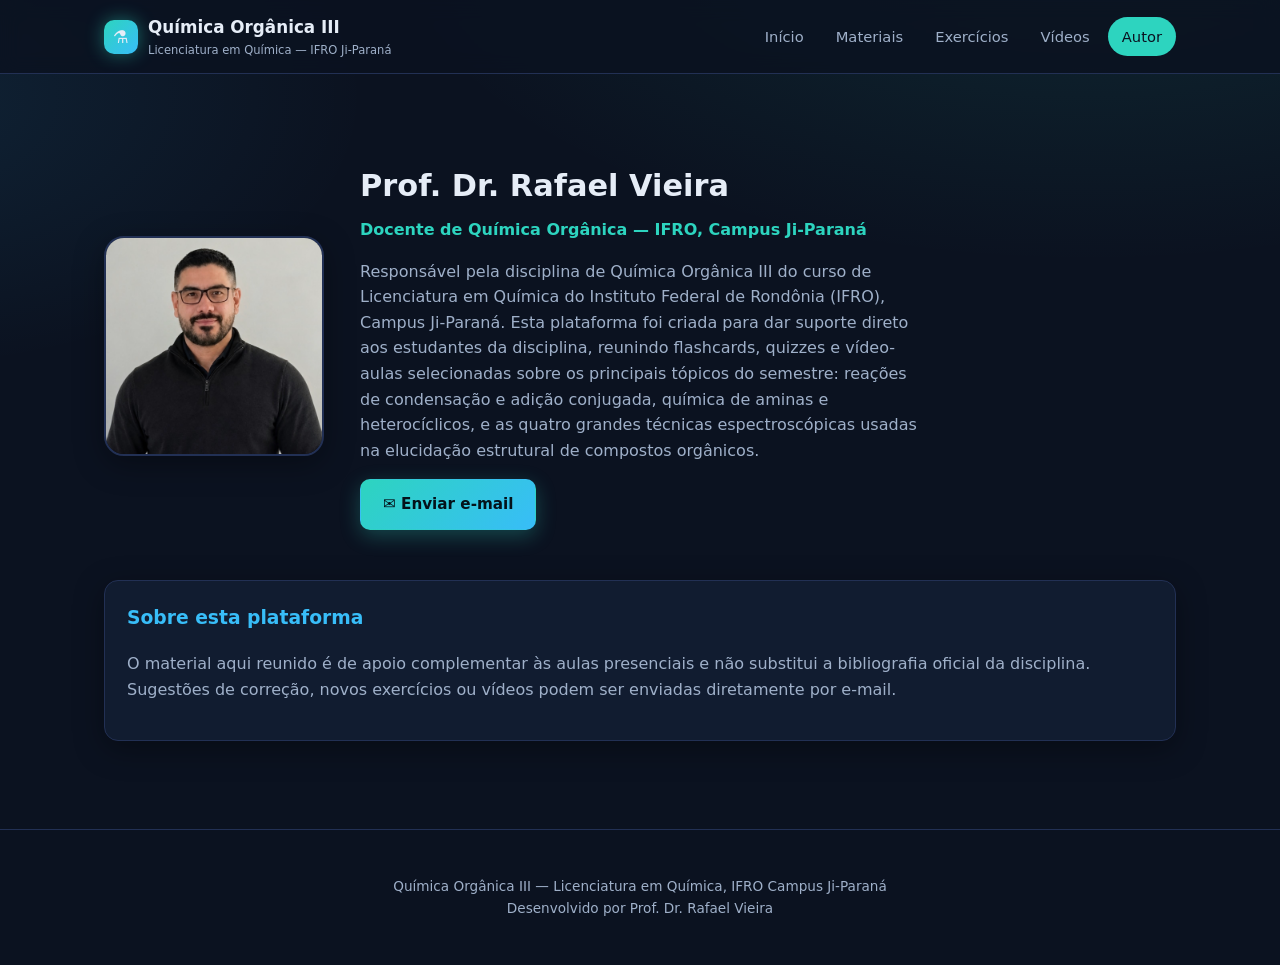
<file: autor.html>
<!DOCTYPE html>
<html lang="pt-BR">
<head>
<meta charset="UTF-8">
<meta name="viewport" content="width=device-width, initial-scale=1.0">
<title>Autor — Química Orgânica III</title>
<link rel="stylesheet" href="assets/css/style.css">
</head>
<body>

<header class="site-header">
  <nav class="nav">
    <a class="brand" href="index.html">
      <span class="mol">⚗️</span>
      <span>Química Orgânica III<br><small>Licenciatura em Química — IFRO Ji-Paraná</small></span>
    </a>
    <button class="nav-toggle" aria-label="Abrir menu">☰</button>
    <div class="nav-links">
      <a href="index.html">Início</a>
      <a href="materiais.html">Materiais</a>
      <a href="exercicios.html">Exercícios</a>
      <!-- <a href="flashcards.html">Flashcards</a> -->
      <!-- <a href="quizzes.html">Quizzes</a> -->
      <a href="videos.html">Vídeos</a>
      <!-- <a href="praticas.html">Práticas</a> -->
      <!-- <a href="molecula-apocalipse.html">🧟 Molécula-Apocalipse</a> -->
      <a href="autor.html">Autor</a>
    </div>
  </nav>
</header>

<section>
  <div class="container">
    <div class="author-hero">
      <img class="author-photo" src="assets/img/rafael.jpg" alt="Foto de Prof. Dr. Rafael Vieira">
      <div class="author-info">
        <h1>Prof. Dr. Rafael Vieira</h1>
        <div class="role">Docente de Química Orgânica — IFRO, Campus Ji-Paraná</div>
        <p>Responsável pela disciplina de Química Orgânica III do curso de Licenciatura em Química do
          Instituto Federal de Rondônia (IFRO), Campus Ji-Paraná. Esta plataforma foi criada para dar
          suporte direto aos estudantes da disciplina, reunindo flashcards, quizzes e vídeo-aulas
          selecionadas sobre os principais tópicos do semestre: reações de condensação e adição
          conjugada, química de aminas e heterocíclicos, e as quatro grandes técnicas espectroscópicas
          usadas na elucidação estrutural de compostos orgânicos.</p>
        <div class="author-links">
          <a class="btn btn-primary" href="mailto:vieira.rafa1986@gmail.com">✉️ Enviar e-mail</a>
        </div>
      </div>
    </div>

    <div class="card" style="margin-top: 10px;">
      <h3 style="margin-top:0; color: var(--accent-2);">Sobre esta plataforma</h3>
      <p style="color: var(--text-muted);">O material aqui reunido é de apoio complementar às aulas
        presenciais e não substitui a bibliografia oficial da disciplina. Sugestões de correção, novos
        exercícios ou vídeos podem ser enviadas diretamente por e-mail.</p>
    </div>
  </div>
</section>

<footer class="site-footer">
  <div class="container">
    <p>Química Orgânica III — Licenciatura em Química, IFRO Campus Ji-Paraná<br>
    Desenvolvido por <a href="autor.html">Prof. Dr. Rafael Vieira</a></p>
  </div>
</footer>

<script src="assets/js/app.js"></script>
</body>
</html>
</file>
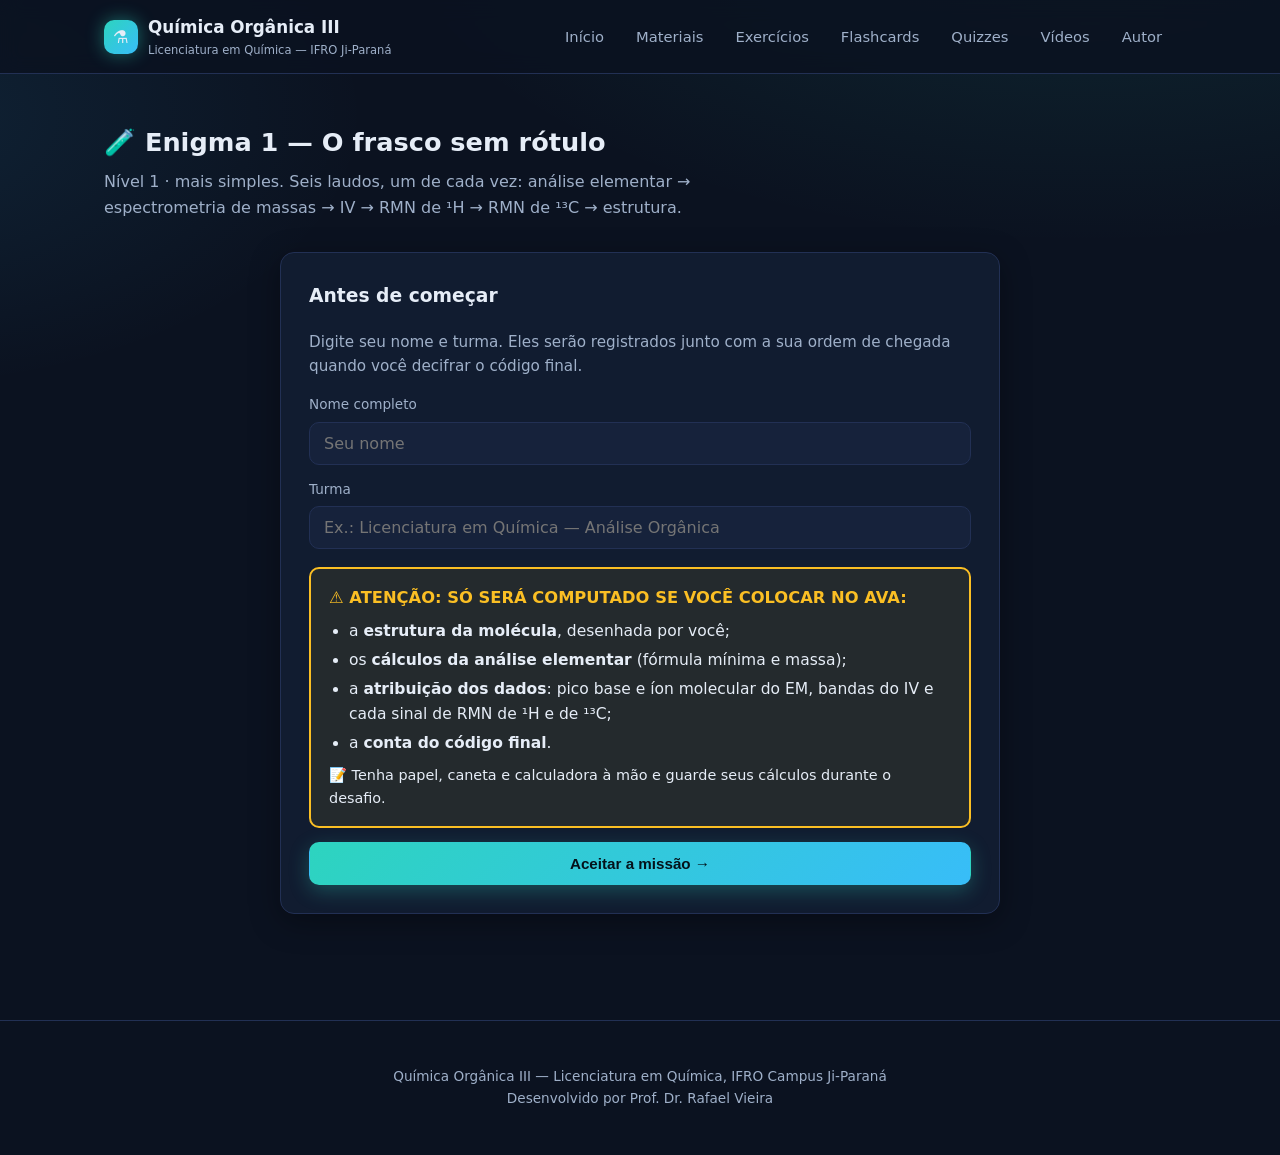
<file: enigma-elucidacao-1.html>
<!DOCTYPE html>
<html lang="pt-BR">
<head>
<meta charset="UTF-8">
<meta name="viewport" content="width=device-width, initial-scale=1.0">
<title>Enigma 1 — O frasco sem rótulo | Química Orgânica III</title>
<meta name="description" content="Um líquido de cheiro de fruta, sem rótulo. Da análise elementar à RMN: interprete cada laudo para liberar o próximo, desenhe a molécula e decifre o código.">
<link rel="stylesheet" href="assets/css/style.css">
<link rel="stylesheet" href="assets/css/enigma-elucidacao.css">
</head>
<body class="enig-1">

<header class="site-header">
  <nav class="nav">
    <a class="brand" href="index.html">
      <span class="mol">⚗️</span>
      <span>Química Orgânica III<br><small>Licenciatura em Química — IFRO Ji-Paraná</small></span>
    </a>
    <button class="nav-toggle" aria-label="Abrir menu">☰</button>
    <div class="nav-links">
      <a href="index.html">Início</a>
      <a href="materiais.html">Materiais</a>
      <a href="exercicios.html">Exercícios</a>
      <a href="flashcards.html">Flashcards</a>
      <a href="quizzes.html">Quizzes</a>
      <a href="videos.html">Vídeos</a>
      <!-- <a href="praticas.html">Práticas</a> -->
      <!-- <a href="molecula-apocalipse.html">🧟 Molécula-Apocalipse</a> -->
      <a href="autor.html">Autor</a>
    </div>
  </nav>
</header>

<section>
  <div class="container">
    <h1 class="section-title">🧪 Enigma 1 — O frasco sem rótulo</h1>
    <p class="section-sub">Nível 1 · mais simples. Seis laudos, um de cada vez: análise elementar → espectrometria de massas → IV → RMN de ¹H → RMN de ¹³C → estrutura.</p>
    <div id="enig-body"></div>
  </div>
</section>

<footer class="site-footer">
  <div class="container">
    <p>Química Orgânica III — Licenciatura em Química, IFRO Campus Ji-Paraná<br>
    Desenvolvido por <a href="autor.html">Prof. Dr. Rafael Vieira</a></p>
  </div>
</footer>

<script src="assets/js/sheets-config.js"></script>
<script src="assets/js/app.js"></script>
<script src="assets/js/espectros/ms.js"></script>
<script src="assets/js/espectros/ir.js"></script>
<script src="assets/js/espectros/rmn.js"></script>
<script src="assets/js/espectros/c13.js"></script>
<script src="assets/js/enigma-elucidacao-dados-1.js"></script>
<script src="assets/js/enigma-elucidacao.js"></script>
</body>
</html>
</file>
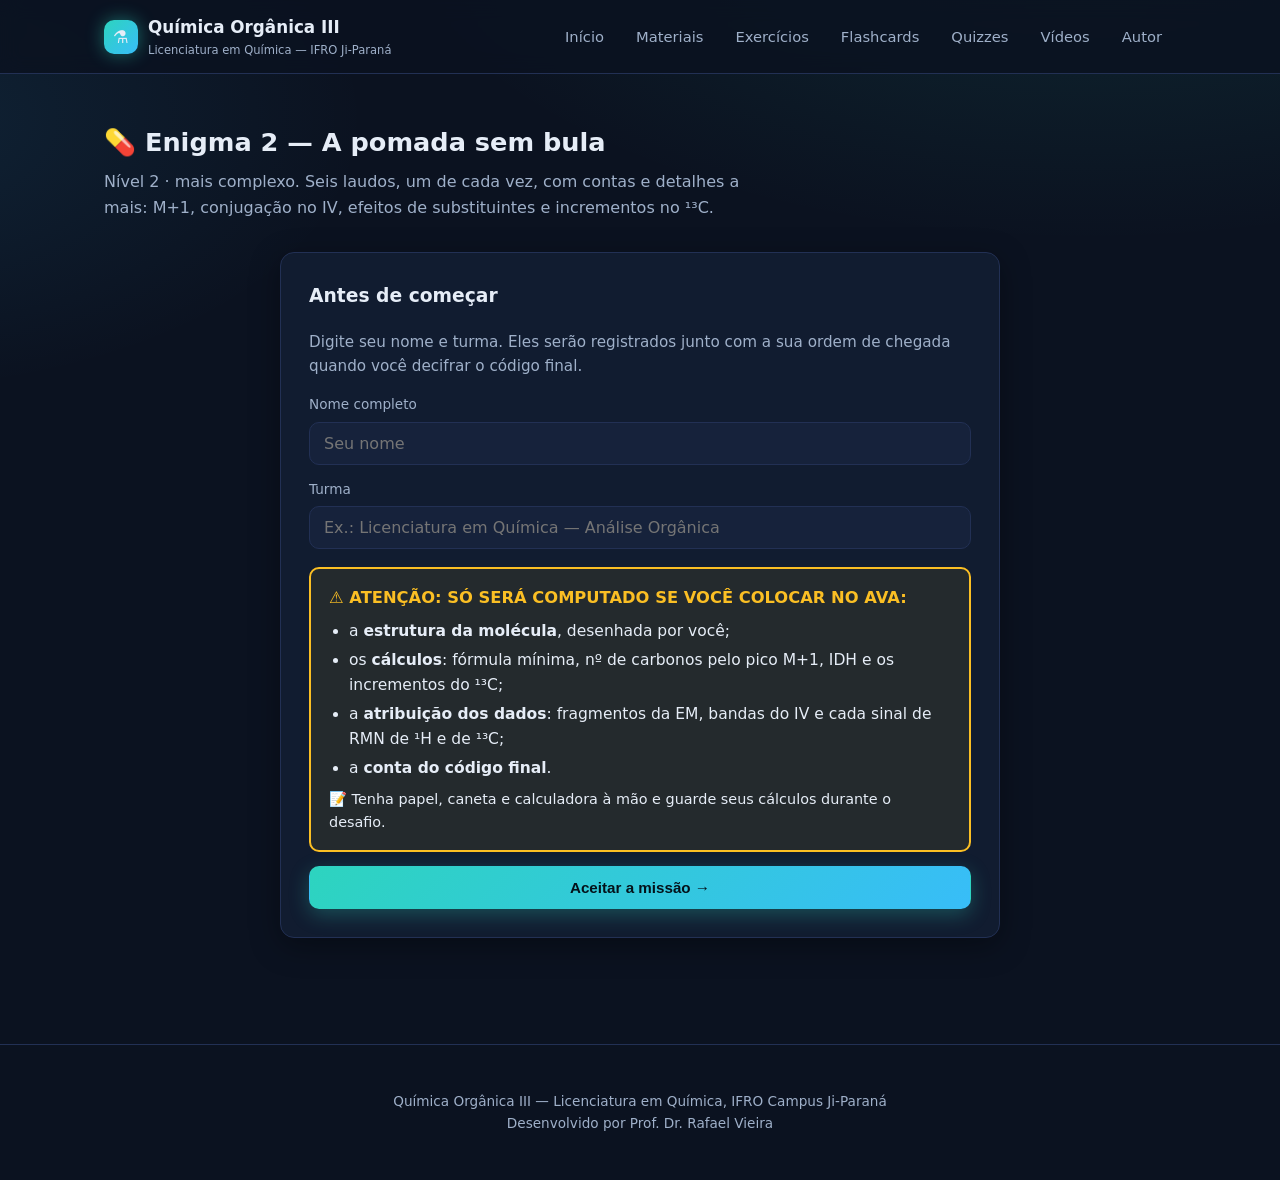
<file: enigma-elucidacao-2.html>
<!DOCTYPE html>
<html lang="pt-BR">
<head>
<meta charset="UTF-8">
<meta name="viewport" content="width=device-width, initial-scale=1.0">
<title>Enigma 2 — A pomada sem bula | Química Orgânica III</title>
<meta name="description" content="Um anestésico apreendido sem bula. Da análise elementar à RMN, com regra do nitrogênio, pico M+1, IV de aminas e incrementos no ¹³C: identifique o princípio ativo.">
<link rel="stylesheet" href="assets/css/style.css">
<link rel="stylesheet" href="assets/css/enigma-elucidacao.css">
</head>
<body class="enig-2">

<header class="site-header">
  <nav class="nav">
    <a class="brand" href="index.html">
      <span class="mol">⚗️</span>
      <span>Química Orgânica III<br><small>Licenciatura em Química — IFRO Ji-Paraná</small></span>
    </a>
    <button class="nav-toggle" aria-label="Abrir menu">☰</button>
    <div class="nav-links">
      <a href="index.html">Início</a>
      <a href="materiais.html">Materiais</a>
      <a href="exercicios.html">Exercícios</a>
      <a href="flashcards.html">Flashcards</a>
      <a href="quizzes.html">Quizzes</a>
      <a href="videos.html">Vídeos</a>
      <!-- <a href="praticas.html">Práticas</a> -->
      <!-- <a href="molecula-apocalipse.html">🧟 Molécula-Apocalipse</a> -->
      <a href="autor.html">Autor</a>
    </div>
  </nav>
</header>

<section>
  <div class="container">
    <h1 class="section-title">💊 Enigma 2 — A pomada sem bula</h1>
    <p class="section-sub">Nível 2 · mais complexo. Seis laudos, um de cada vez, com contas e detalhes a mais: M+1, conjugação no IV, efeitos de substituintes e incrementos no ¹³C.</p>
    <div id="enig-body"></div>
  </div>
</section>

<footer class="site-footer">
  <div class="container">
    <p>Química Orgânica III — Licenciatura em Química, IFRO Campus Ji-Paraná<br>
    Desenvolvido por <a href="autor.html">Prof. Dr. Rafael Vieira</a></p>
  </div>
</footer>

<script src="assets/js/sheets-config.js"></script>
<script src="assets/js/app.js"></script>
<script src="assets/js/espectros/ms.js"></script>
<script src="assets/js/espectros/ir.js"></script>
<script src="assets/js/espectros/rmn.js"></script>
<script src="assets/js/espectros/c13.js"></script>
<script src="assets/js/enigma-elucidacao-dados-2.js"></script>
<script src="assets/js/enigma-elucidacao.js"></script>
</body>
</html>
</file>
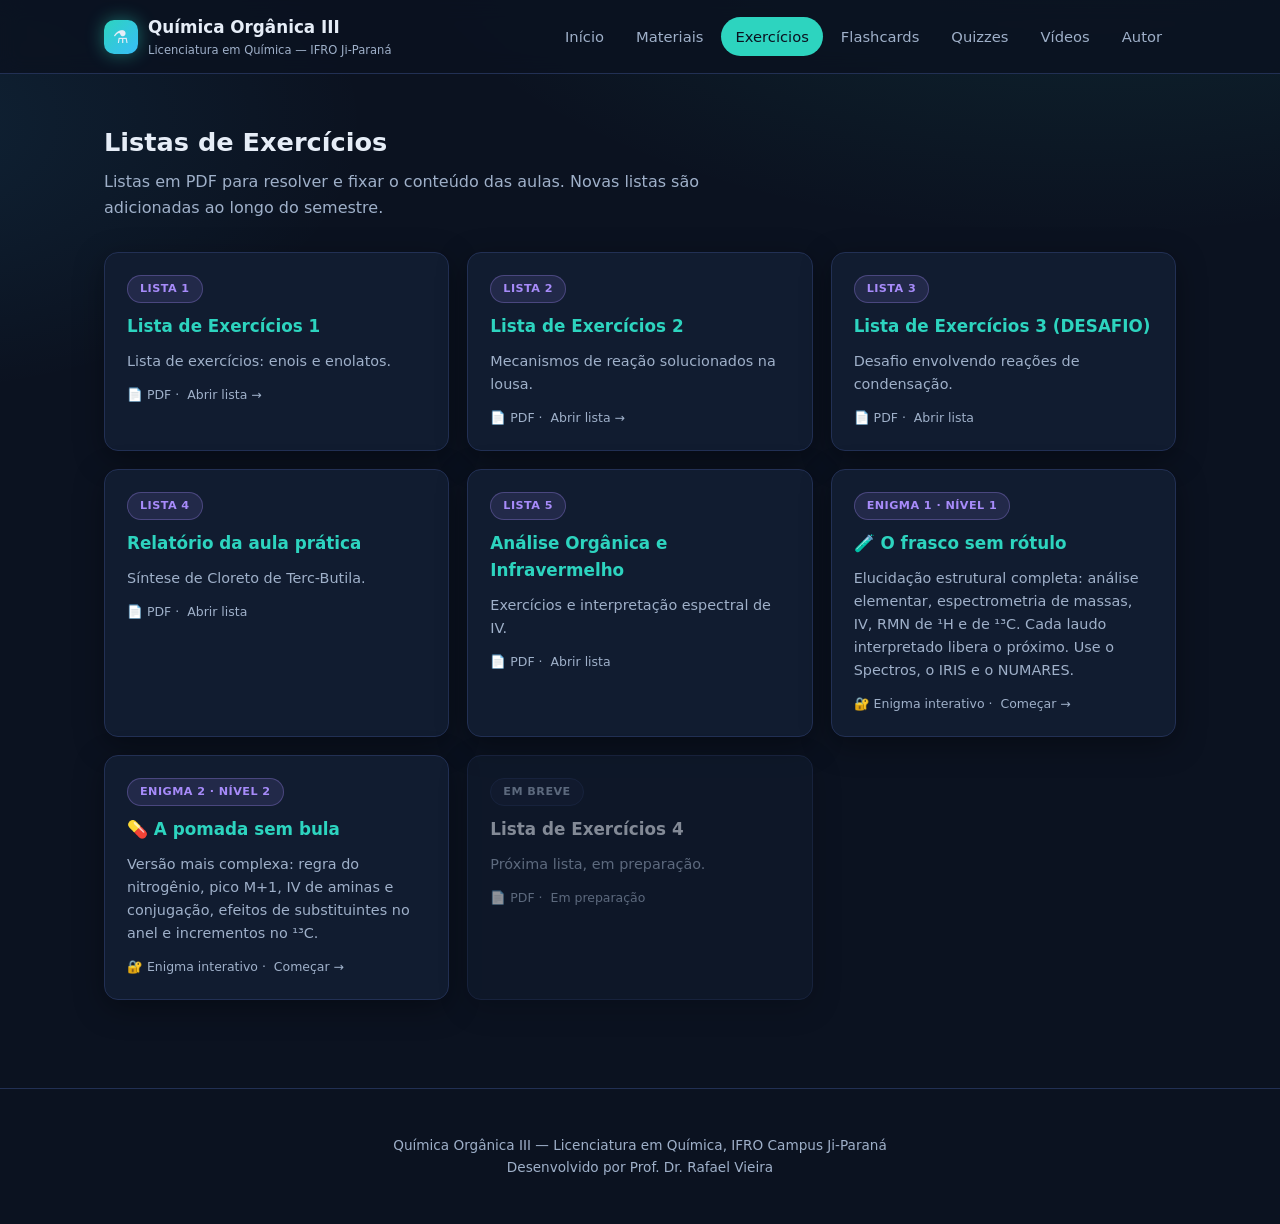
<file: exercicios.html>
<!DOCTYPE html>
<html lang="pt-BR">
<head>
<meta charset="UTF-8">
<meta name="viewport" content="width=device-width, initial-scale=1.0">
<title>Exercícios — Química Orgânica III</title>
<meta name="description" content="Listas de exercícios em PDF da disciplina de Química Orgânica III do IFRO Campus Ji-Paraná.">
<link rel="stylesheet" href="assets/css/style.css">
</head>
<body>

<header class="site-header">
  <nav class="nav">
    <a class="brand" href="index.html">
      <span class="mol">⚗️</span>
      <span>Química Orgânica III<br><small>Licenciatura em Química — IFRO Ji-Paraná</small></span>
    </a>
    <button class="nav-toggle" aria-label="Abrir menu">☰</button>
    <div class="nav-links">
      <a href="index.html">Início</a>
      <a href="materiais.html">Materiais</a>
      <a href="exercicios.html">Exercícios</a>
      <a href="flashcards.html">Flashcards</a>
      <a href="quizzes.html">Quizzes</a>
      <a href="videos.html">Vídeos</a>
      <!-- <a href="praticas.html">Práticas</a> -->
      <!-- <a href="molecula-apocalipse.html">🧟 Molécula-Apocalipse</a> -->
      <a href="autor.html">Autor</a>
    </div>
  </nav>
</header>

<section>
  <div class="container">
    <h1 class="section-title">Listas de Exercícios</h1>
    <p class="section-sub">Listas em PDF para resolver e fixar o conteúdo das aulas. Novas listas são
      adicionadas ao longo do semestre.</p>

    <div class="material-grid" id="exercicios-grid">

      <a class="card material-card" href="aulas/lista1_orgânicaIII.pdf" target="_blank" rel="noopener">
        <span class="cat-tag violet">Lista 1</span>
        <h3>Lista de Exercícios 1</h3>
        <p>Lista de exercícios: enois e enolatos.</p>
        <div class="material-meta">📄 PDF · <span>Abrir lista →</span></div>
      </a>

       <a class="card material-card" href="aulas/lista2_organicaIII.pdf" target="_blank" rel="noopener">
        <span class="cat-tag violet">Lista 2</span>
        <h3>Lista de Exercícios 2</h3>
        <p>Mecanismos de reação solucionados na lousa.</p>
        <div class="material-meta">📄 PDF · <span>Abrir lista →</span></div>
      </a>

      <a class="card material-card" href="aulas/lista3_organicaIII_desafio.pdf" target="_blank" rel="noopener">
        <span class="cat-tag violet">Lista 3</span>
        <h3>Lista de Exercícios 3 (DESAFIO)</h3>
        <p>Desafio envolvendo reações de condensação.</p>
        <div class="material-meta">📄 PDF · <span>Abrir lista</span></div>
      </a>

      <a class="card material-card" href="aulas/lista4_orgânicaIII.pdf" target="_blank" rel="noopener">
        <span class="cat-tag violet">Lista 4</span>
        <h3>Relatório da aula prática</h3>
        <p>Síntese de Cloreto de Terc-Butila.</p>
        <div class="material-meta">📄 PDF · <span>Abrir lista</span></div>
      </a>

       <a class="card material-card" href="aulas/lista5_organicaIII.pdf" target="_blank" rel="noopener">
        <span class="cat-tag violet">Lista 5</span>
        <h3>Análise Orgânica e Infravermelho</h3>
        <p>Exercícios e interpretação espectral de IV.</p>
        <div class="material-meta">📄 PDF · <span>Abrir lista</span></div>
      </a>

      <!--ENIGMAS DE ELUCIDAÇÃO ESTRUTURAL-->
      <a class="card material-card" href="enigma-elucidacao-1.html">
        <span class="cat-tag violet">Enigma 1 · nível 1</span>
        <h3>🧪 O frasco sem rótulo</h3>
        <p>Elucidação estrutural completa: análise elementar, espectrometria de massas, IV, RMN de ¹H e de ¹³C.
          Cada laudo interpretado libera o próximo. Use o Spectros, o IRIS e o NUMARES.</p>
        <div class="material-meta">🔐 Enigma interativo · <span>Começar →</span></div>
      </a>

      <a class="card material-card" href="enigma-elucidacao-2.html">
        <span class="cat-tag violet">Enigma 2 · nível 2</span>
        <h3>💊 A pomada sem bula</h3>
        <p>Versão mais complexa: regra do nitrogênio, pico M+1, IV de aminas e conjugação, efeitos de
          substituintes no anel e incrementos no ¹³C.</p>
        <div class="material-meta">🔐 Enigma interativo · <span>Começar →</span></div>
      </a>

      <div class="card material-card soon">
        <span class="cat-tag muted">Em breve</span>
        <h3>Lista de Exercícios 4</h3>
        <p>Próxima lista, em preparação.</p>
        <div class="material-meta">📄 PDF · <span>Em preparação</span></div>
      </div>

      

    </div>
  </div>
</section>

<footer class="site-footer">
  <div class="container">
    <p>Química Orgânica III — Licenciatura em Química, IFRO Campus Ji-Paraná<br>
    Desenvolvido por <a href="autor.html">Prof. Dr. Rafael Vieira</a></p>
  </div>
</footer>

<script src="assets/js/app.js"></script>
</body>
</html>
</file>
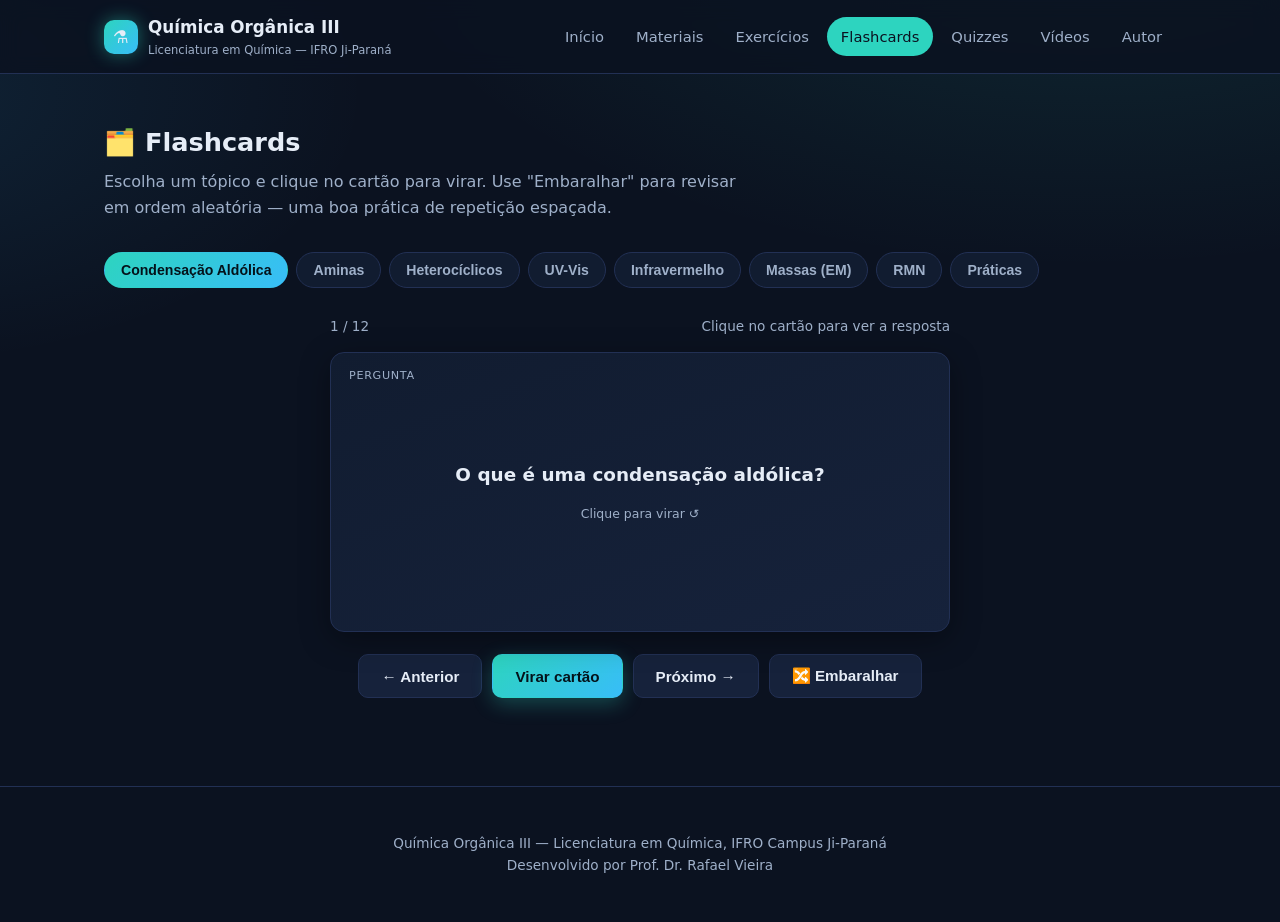
<file: flashcards.html>
<!DOCTYPE html>
<html lang="pt-BR">
<head>
<meta charset="UTF-8">
<meta name="viewport" content="width=device-width, initial-scale=1.0">
<title>Flashcards — Química Orgânica III</title>
<link rel="stylesheet" href="assets/css/style.css">
</head>
<body>

<header class="site-header">
  <nav class="nav">
    <a class="brand" href="index.html">
      <span class="mol">⚗️</span>
      <span>Química Orgânica III<br><small>Licenciatura em Química — IFRO Ji-Paraná</small></span>
    </a>
    <button class="nav-toggle" aria-label="Abrir menu">☰</button>
    <div class="nav-links">
      <a href="index.html">Início</a>
      <a href="materiais.html">Materiais</a>
      <a href="exercicios.html">Exercícios</a>
      <a href="flashcards.html">Flashcards</a>
      <a href="quizzes.html">Quizzes</a>
      <a href="videos.html">Vídeos</a>
      <!-- <a href="praticas.html">Práticas</a> -->
      <!-- <a href="molecula-apocalipse.html">🧟 Molécula-Apocalipse</a> -->
      <a href="autor.html">Autor</a>
    </div>
  </nav>
</header>

<section>
  <div class="container">
    <h1 class="section-title">🗂️ Flashcards</h1>
    <p class="section-sub">Escolha um tópico e clique no cartão para virar. Use "Embaralhar" para revisar
      em ordem aleatória — uma boa prática de repetição espaçada.</p>

    <div class="topic-selector" id="topic-chips"></div>

    <div class="flash-wrap">
      <div class="flash-progress">
        <span id="flash-count">0 / 0</span>
        <span>Clique no cartão para ver a resposta</span>
      </div>

      <div class="flashcard" id="flashcard">
        <div class="flashcard-inner">
          <div class="flash-face front">
            <span class="label">Pergunta</span>
            <div class="txt" id="card-front-text"></div>
            <div class="hint">Clique para virar ↺</div>
          </div>
          <div class="flash-face back">
            <span class="label">Resposta</span>
            <div class="txt" id="card-back-text"></div>
          </div>
        </div>
      </div>

      <div class="flash-controls">
        <button class="btn btn-ghost" id="btn-prev">← Anterior</button>
        <button class="btn btn-primary" id="btn-flip">Virar cartão</button>
        <button class="btn btn-ghost" id="btn-next">Próximo →</button>
        <button class="btn btn-ghost" id="btn-shuffle">🔀 Embaralhar</button>
      </div>
    </div>
  </div>
</section>

<footer class="site-footer">
  <div class="container">
    <p>Química Orgânica III — Licenciatura em Química, IFRO Campus Ji-Paraná<br>
    Desenvolvido por <a href="autor.html">Prof. Dr. Rafael Vieira</a></p>
  </div>
</footer>

<script src="assets/js/topics-data.js"></script>
<script src="assets/js/flashcards-data.js"></script>
<script src="assets/js/app.js"></script>
<script src="assets/js/flashcards.js"></script>
</body>
</html>
</file>
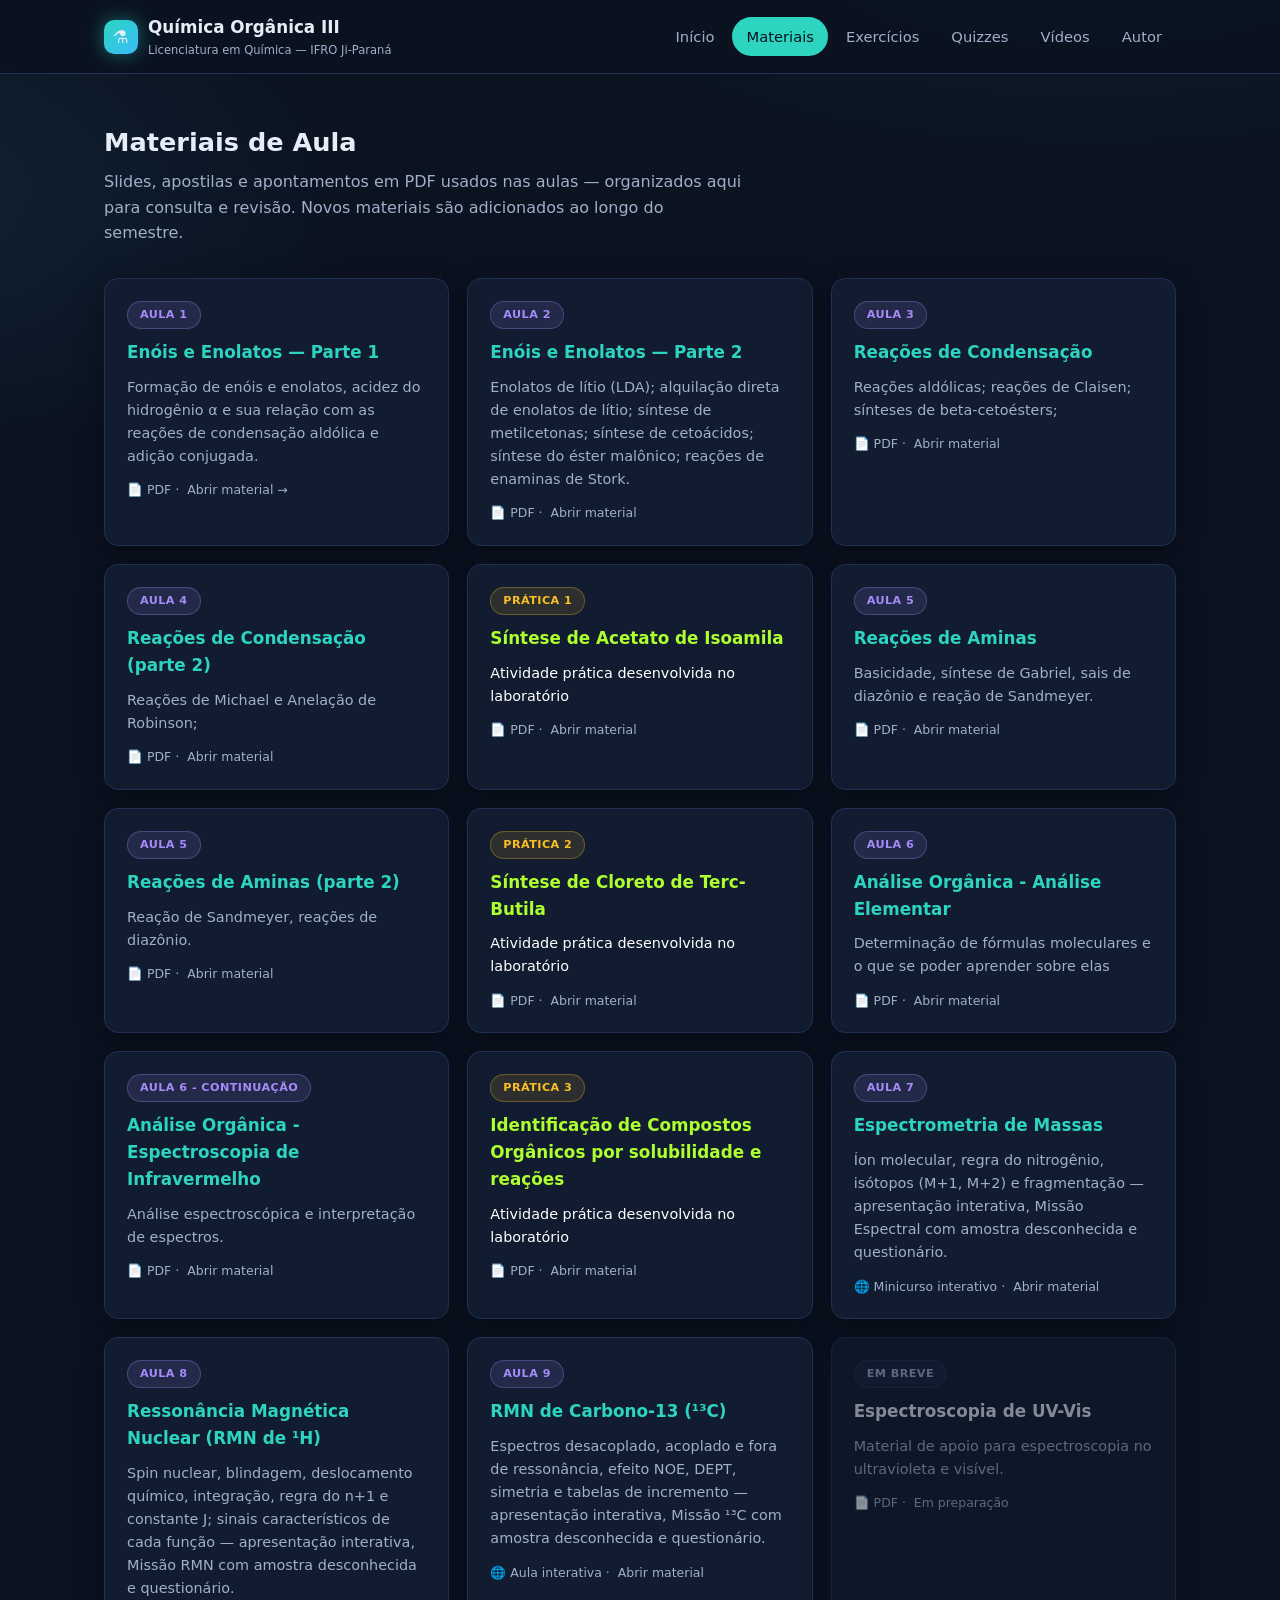
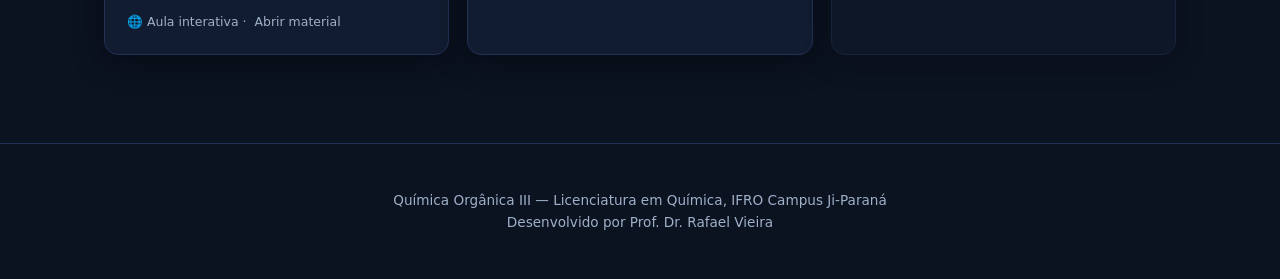
<file: materiais.html>
<!DOCTYPE html>
<html lang="pt-BR">
<head>
<meta charset="UTF-8">
<meta name="viewport" content="width=device-width, initial-scale=1.0">
<title>Materiais — Química Orgânica III</title>
<meta name="description" content="Materiais de aula, slides e apostilas em PDF da disciplina de Química Orgânica III do IFRO Campus Ji-Paraná.">
<link rel="stylesheet" href="assets/css/style.css">
</head>
<body>

<header class="site-header">
  <nav class="nav">
    <a class="brand" href="index.html">
      <span class="mol">⚗️</span>
      <span>Química Orgânica III<br><small>Licenciatura em Química — IFRO Ji-Paraná</small></span>
    </a>
    <button class="nav-toggle" aria-label="Abrir menu">☰</button>
    <div class="nav-links">
      <a href="index.html">Início</a>
      <a href="materiais.html">Materiais</a>
      <a href="exercicios.html">Exercícios</a>
      <!-- <a href="flashcards.html">Flashcards</a> -->
      <a href="quizzes.html">Quizzes</a>
      <a href="videos.html">Vídeos</a>
      <!-- <a href="praticas.html">Práticas</a> -->
      <!-- <a href="molecula-apocalipse.html">🧟 Molécula-Apocalipse</a> -->
      <a href="autor.html">Autor</a>
    </div>
  </nav>
</header>

<section>
  <div class="container">
    <h1 class="section-title">Materiais de Aula</h1>
    <p class="section-sub">Slides, apostilas e apontamentos em PDF usados nas aulas — organizados aqui
      para consulta e revisão. Novos materiais são adicionados ao longo do semestre.</p>

    <div class="material-grid" id="materiais-grid">

      <a class="card material-card" href="aulas/enois_enolatos_parte1.pdf" target="_blank" rel="noopener">
        <span class="cat-tag violet">Aula 1</span>
        <h3>Enóis e Enolatos — Parte 1</h3>
        <p>Formação de enóis e enolatos, acidez do hidrogênio α e sua relação com as reações de
          condensação aldólica e adição conjugada.</p>
        <div class="material-meta">📄 PDF · <span>Abrir material →</span></div>
      </a>

      <a class="card material-card" href="aulas/enois_enolatos_parte2.pdf" target="_blank" rel="noopener">
        <span class="cat-tag violet">Aula 2</span>
        <h3>Enóis e Enolatos — Parte 2</h3>
        <p>Enolatos de lítio (LDA); 
          alquilação direta de enolatos de lítio; síntese de metilcetonas; 
          síntese de cetoácidos; 
          síntese do éster malônico;
          reações de enaminas de Stork.</p>
        <div class="material-meta">📄 PDF · <span>Abrir material</span></div>
        </a>
        

      <!--REACOES DE CONDENSACAO-->  
      <a class="card material-card" href="aulas/reacoes_condensacao.pdf" target="_blank" rel="noopener">
        <span class="cat-tag violet">Aula 3</span>
        <h3>Reações de Condensação</h3>
        <p>Reações aldólicas; reações de Claisen; sínteses de beta-cetoésters; </p>
        <div class="material-meta">📄 PDF · <span>Abrir material</span></div>
        </a>

        <!--REACOES DE CONDENSACAO-->  
      <a class="card material-card" href="aulas/reacoes_condensacao_parte2.pdf" target="_blank" rel="noopener">
        <span class="cat-tag violet">Aula 4</span>
        <h3>Reações de Condensação (parte 2)</h3>
        <p>Reações de Michael e Anelação de Robinson; </p>
        <div class="material-meta">📄 PDF · <span>Abrir material</span></div>
        </a>

        <!--PRÁTICA - SÍNTESE DE ÉSTER-->  
      <a class="card material-card_lab" href="aulas/sintese_acetato_de_isoamila.pdf" target="_blank" rel="noopener">
        <span class="cat-tag amber">PRÁTICA 1</span>
        <h3>Síntese de Acetato de Isoamila</h3>
        <p>Atividade prática desenvolvida no laboratório </p>
        <div class="material-meta">📄 PDF · <span>Abrir material</span></div>
        </a>

         <!--Aminas-->  
      <a class="card material-card" href="aulas/aminas.pdf" target="_blank" rel="noopener">
        <span class="cat-tag violet">Aula 5</span>
        <h3>Reações de Aminas</h3>
        <p>Basicidade, síntese de Gabriel, sais de diazônio e reação de Sandmeyer.</p>
        <div class="material-meta">📄 PDF · <span>Abrir material</span></div>
        </a>

        <!--Aminas - PARTE 2-->  
      <a class="card material-card" href="aulas/aminas_parte2.pdf" target="_blank" rel="noopener">
        <span class="cat-tag violet">Aula 5</span>
        <h3>Reações de Aminas (parte 2)</h3>
        <p>Reação de Sandmeyer, reações de diazônio.</p>
        <div class="material-meta">📄 PDF · <span>Abrir material</span></div>
        </a>

        <!--PRÁTICA - SÍNTESE DE CLORETO DE TERC-BUTILA-->  
      <a class="card material-card_lab" href="aulas/cloreto_terc_butila.pdf" target="_blank" rel="noopener">
        <span class="cat-tag amber">PRÁTICA 2</span>
        <h3>Síntese de Cloreto de Terc-Butila</h3>
        <p>Atividade prática desenvolvida no laboratório </p>
        <div class="material-meta">📄 PDF · <span>Abrir material</span></div>
        </a>

      <!--PRÁTICA - Análise Orgânica-->  
      <a class="card material-card" href="aulas/analise_organica_revisao.pdf" target="_blank" rel="noopener">
        <span class="cat-tag violet">Aula 6</span>
        <h3>Análise Orgânica - Análise Elementar</h3>
        <p>Determinação de fórmulas moleculares e o que se poder aprender sobre elas </p>
        <div class="material-meta">📄 PDF · <span>Abrir material</span></div>
        </a>

        <!--PRÁTICA - Espectroscopia de Infravermelho-->  
      <a class="card material-card" href="aulas/espectroscopia_infravermelho.pdf" target="_blank" rel="noopener">
        <span class="cat-tag violet">Aula 6 - Continuação</span>
        <h3>Análise Orgânica - Espectroscopia de Infravermelho</h3>
        <p>Análise espectroscópica e interpretação de espectros.</p>
        <div class="material-meta">📄 PDF · <span>Abrir material</span></div>
        </a>

        <!--PRÁTICA - SÍNTESE DE CLORETO DE TERC-BUTILA-->  
      <a class="card material-card_lab" href="aulas/fluxograma_solubilidade_A3.pdf" target="_blank" rel="noopener">
        <span class="cat-tag amber">PRÁTICA 3</span>
        <h3>Identificação de Compostos Orgânicos por solubilidade e reações</h3>
        <p>Atividade prática desenvolvida no laboratório </p>
        <div class="material-meta">📄 PDF · <span>Abrir material</span></div>
        </a>
      

        <!--MINICURSO - ESPECTROMETRIA DE MASSAS-->  
      <a class="card material-card" href="aulas/massas/index.html" target="_blank" rel="noopener">
        <span class="cat-tag violet">Aula 7</span>
        <h3>Espectrometria de Massas</h3>
        <p>Íon molecular, regra do nitrogênio, isótopos (M+1, M+2) e fragmentação — apresentação
          interativa, Missão Espectral com amostra desconhecida e questionário.</p>
        <div class="material-meta">🌐 Minicurso interativo · <span>Abrir material</span></div>
        </a>

        <!--AULA - RMN DE 1H-->  
      <a class="card material-card" href="aulas/rmn/index.html" target="_blank" rel="noopener">
        <span class="cat-tag violet">Aula 8</span>
        <h3>Ressonância Magnética Nuclear (RMN de ¹H)</h3>
        <p>Spin nuclear, blindagem, deslocamento químico, integração, regra do n+1 e constante J;
          sinais característicos de cada função — apresentação interativa, Missão RMN com amostra desconhecida e questionário.</p>
        <div class="material-meta">🌐 Aula interativa · <span>Abrir material</span></div>
        </a>

        <!--AULA - RMN DE 13C-->  
      <a class="card material-card" href="aulas/rmn13c/index.html" target="_blank" rel="noopener">
        <span class="cat-tag violet">Aula 9</span>
        <h3>RMN de Carbono-13 (¹³C)</h3>
        <p>Espectros desacoplado, acoplado e fora de ressonância, efeito NOE, DEPT, simetria e tabelas de incremento —
          apresentação interativa, Missão ¹³C com amostra desconhecida e questionário.</p>
        <div class="material-meta">🌐 Aula interativa · <span>Abrir material</span></div>
        </a>

        <!--PRÓXIMAS AULAS-->  
      <!-- <div class="card material-card soon">
        <span class="cat-tag muted">Em breve</span>
        <h3>Reações de Aminas</h3>
        <p>Basicidade, síntese de Gabriel, sais de diazônio e reação de Sandmeyer.</p>
        <div class="material-meta">📄 PDF · <span>Em preparação</span></div>
      </div>

      <div class="card material-card soon">
        <span class="cat-tag muted">Em breve</span>
        <h3>Compostos Heterocíclicos</h3>
        <p>Aromaticidade e reatividade de furano, pirrol, tiofeno e piridina.</p>
        <div class="material-meta">📄 PDF · <span>Em preparação</span></div>
      </div> -->

      <div class="card material-card soon">
        <span class="cat-tag muted">Em breve</span>
        <h3>Espectroscopia de UV-Vis</h3>
        <p>Material de apoio para espectroscopia no ultravioleta e visível.</p>
        <div class="material-meta">📄 PDF · <span>Em preparação</span></div>
      </div>

    </div>
  </div>
</section>

<footer class="site-footer">
  <div class="container">
    <p>Química Orgânica III — Licenciatura em Química, IFRO Campus Ji-Paraná<br>
    Desenvolvido por <a href="autor.html">Prof. Dr. Rafael Vieira</a></p>
  </div>
</footer>

<script src="assets/js/app.js"></script>
</body>
</html>
</file>
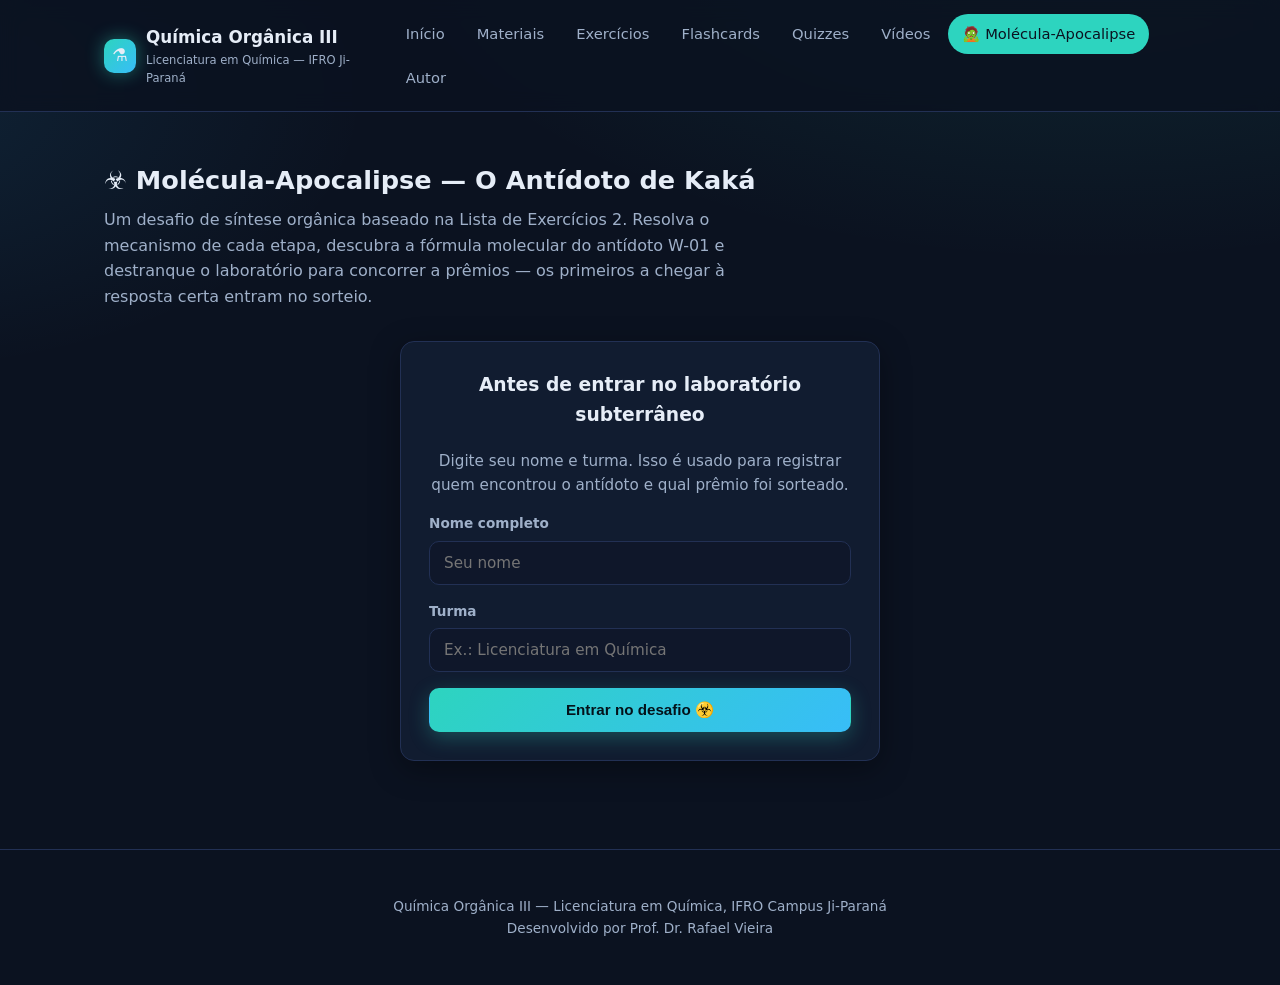
<file: molecula-apocalipse.html>
<!DOCTYPE html>
<html lang="pt-BR">
<head>
<meta charset="UTF-8">
<meta name="viewport" content="width=device-width, initial-scale=1.0">
<title>Molécula-Apocalipse — Desafio do Antídoto | Química Orgânica III</title>
<meta name="description" content="Desafio de síntese orgânica: ajude Kaká a reconstruir a molécula-antídoto W-01 
usando reações clássicas de formação de ligação carbono-carbono e destranque o laboratório para concorrer a pontuações extras na nota.">
<link rel="stylesheet" href="assets/css/style.css">
<style>
  /* ---------- Molécula-Apocalipse — estilos específicos desta página ---------- */
  .apoc-card{
    background: var(--surface);
    border: 1px solid var(--border);
    border-radius: var(--radius);
    box-shadow: var(--shadow);
    padding: 28px;
    max-width: 720px;
    margin: 0 auto;
  }
  .apoc-card h3{ margin-top: 0; }
  .apoc-sub{ color: var(--text-muted); font-size: 0.95rem; }

  .apoc-gate{ max-width: 480px; text-align: center; }
  .apoc-gate .field{ text-align: left; margin-bottom: 16px; }
  .apoc-gate label{
    display: block;
    font-size: 0.85rem;
    color: var(--text-muted);
    margin-bottom: 6px;
    font-weight: 600;
  }
  .apoc-gate input{
    width: 100%;
    padding: 12px 14px;
    border-radius: 10px;
    border: 1px solid var(--border);
    background: var(--bg-alt);
    color: var(--text);
    font-size: 0.95rem;
    font-family: var(--font-body);
    box-sizing: border-box;
  }
  .apoc-gate input:focus{ outline: none; border-color: var(--accent); }
  .apoc-gate .hint-small{ font-size: 0.78rem; margin-top: -8px; margin-bottom: 18px; }

  .apoc-file{
    background: var(--surface-2);
    border: 1px dashed var(--border);
    border-radius: 10px;
    padding: 14px 18px;
    margin: 16px 0;
  }
  .apoc-file-title{ font-weight: 700; margin-bottom: 8px; }
  .apoc-file-list{ margin: 0; padding-left: 1.1em; color: var(--text-muted); font-size: 0.92rem; }
  .apoc-file-list li{ margin-bottom: 4px; }

  .apoc-mol-frame{
    background: var(--surface-2);
    border: 1px solid var(--border);
    border-radius: 10px;
    padding: 14px;
    text-align: center;
    margin: 16px 0 20px;
  }
  .apoc-mol-frame img{ max-width: 100%; max-height: 260px; margin: 0 auto; background: #fff; border-radius: 6px; }
  .apoc-mol-caption{ color: var(--text-muted); font-size: 0.82rem; margin-top: 8px; }

  .apoc-step{
    border-left: 3px solid var(--accent-3, var(--accent));
    padding: 4px 0 4px 16px;
    margin: 18px 0;
  }
  .apoc-step-tag{
    display: inline-block;
    font-family: var(--font-mono);
    font-size: 0.78rem;
    font-weight: 700;
    color: var(--accent-3, var(--accent));
    text-transform: uppercase;
    letter-spacing: 0.06em;
    margin-bottom: 6px;
  }
  .apoc-step p{ margin: 6px 0; }

  .apoc-safe{
    text-align: center;
    margin-top: 26px;
    padding-top: 22px;
    border-top: 1px dashed var(--border);
  }
  .apoc-lock-icon{ font-size: 2.4rem; margin-bottom: 6px; }
  .apoc-formula-inputs{
    display: flex;
    justify-content: center;
    align-items: flex-end;
    gap: 14px;
    margin: 14px 0;
    flex-wrap: wrap;
  }
  .apoc-formula-field{ display: flex; flex-direction: column; gap: 6px; align-items: center; }
  .apoc-formula-field label{ font-family: var(--font-mono); font-size: 0.85rem; color: var(--text-muted); }
  .apoc-num{
    width: 76px; height: 52px;
    text-align: center;
    font-size: 1.3rem;
    font-family: var(--font-mono);
    color: var(--text);
    background: var(--surface-2);
    border: 2px solid var(--border);
    border-radius: 8px;
    outline: none;
    box-sizing: border-box;
  }
  .apoc-num:focus{ border-color: var(--accent); box-shadow: 0 0 0 3px rgba(45,212,191,0.25); }
  .apoc-safe.apoc-unlocked .apoc-num{ border-color: var(--success); color: var(--success); }
  @keyframes apoc-shake-kf{
    10%,90% { transform: translateX(-2px); }
    20%,80% { transform: translateX(4px); }
    30%,50%,70% { transform: translateX(-8px); }
    40%,60% { transform: translateX(8px); }
  }
  .apoc-shake .apoc-formula-inputs{ animation: apoc-shake-kf 0.5s; }
  .apoc-msg{ min-height: 1.4em; font-size: 0.92rem; margin-top: 4px; }
  .apoc-msg.ok{ color: var(--success); }
  .apoc-msg.err{ color: var(--danger); }
  .apoc-msg.warn{ color: var(--warning); }

  .apoc-final{
    text-align: center;
    padding: 18px 6px 4px;
    font-size: 1.05rem;
  }
  .apoc-registered{ display: block; margin-top: 10px; font-size: 0.85rem; color: var(--text-muted); }
</style>
</head>
<body>

<header class="site-header">
  <nav class="nav">
    <a class="brand" href="index.html">
      <span class="mol">⚗️</span>
      <span>Química Orgânica III<br><small>Licenciatura em Química — IFRO Ji-Paraná</small></span>
    </a>
    <button class="nav-toggle" aria-label="Abrir menu">☰</button>
    <div class="nav-links">
      <a href="index.html">Início</a>
      <a href="materiais.html">Materiais</a>
      <a href="exercicios.html">Exercícios</a>
      <a href="flashcards.html">Flashcards</a>
      <a href="quizzes.html">Quizzes</a>
      <a href="videos.html">Vídeos</a>
      <!-- <a href="praticas.html">Práticas</a> -->
      <a href="molecula-apocalipse.html">🧟 Molécula-Apocalipse</a>
      <a href="autor.html">Autor</a>
    </div>
  </nav>
</header>

<section>
  <div class="container">
    <h1 class="section-title">☣️ Molécula-Apocalipse — O Antídoto de Kaká</h1>
    <p class="section-sub">Um desafio de síntese orgânica baseado na Lista de Exercícios 2. Resolva o
      mecanismo de cada etapa, descubra a fórmula molecular do antídoto W-01 e destranque o laboratório
      para concorrer a prêmios — os primeiros a chegar à resposta certa entram no sorteio.</p>

    <div id="apoc-body"></div>
  </div>
</section>

<footer class="site-footer">
  <div class="container">
    <p>Química Orgânica III — Licenciatura em Química, IFRO Campus Ji-Paraná<br>
    Desenvolvido por <a href="autor.html">Prof. Dr. Rafael Vieira</a></p>
  </div>
</footer>

<script src="assets/js/sheets-config.js"></script>
<script src="assets/js/app.js"></script>
<script src="assets/js/apocalipse-quiz.js"></script>
</body>
</html>
</file>
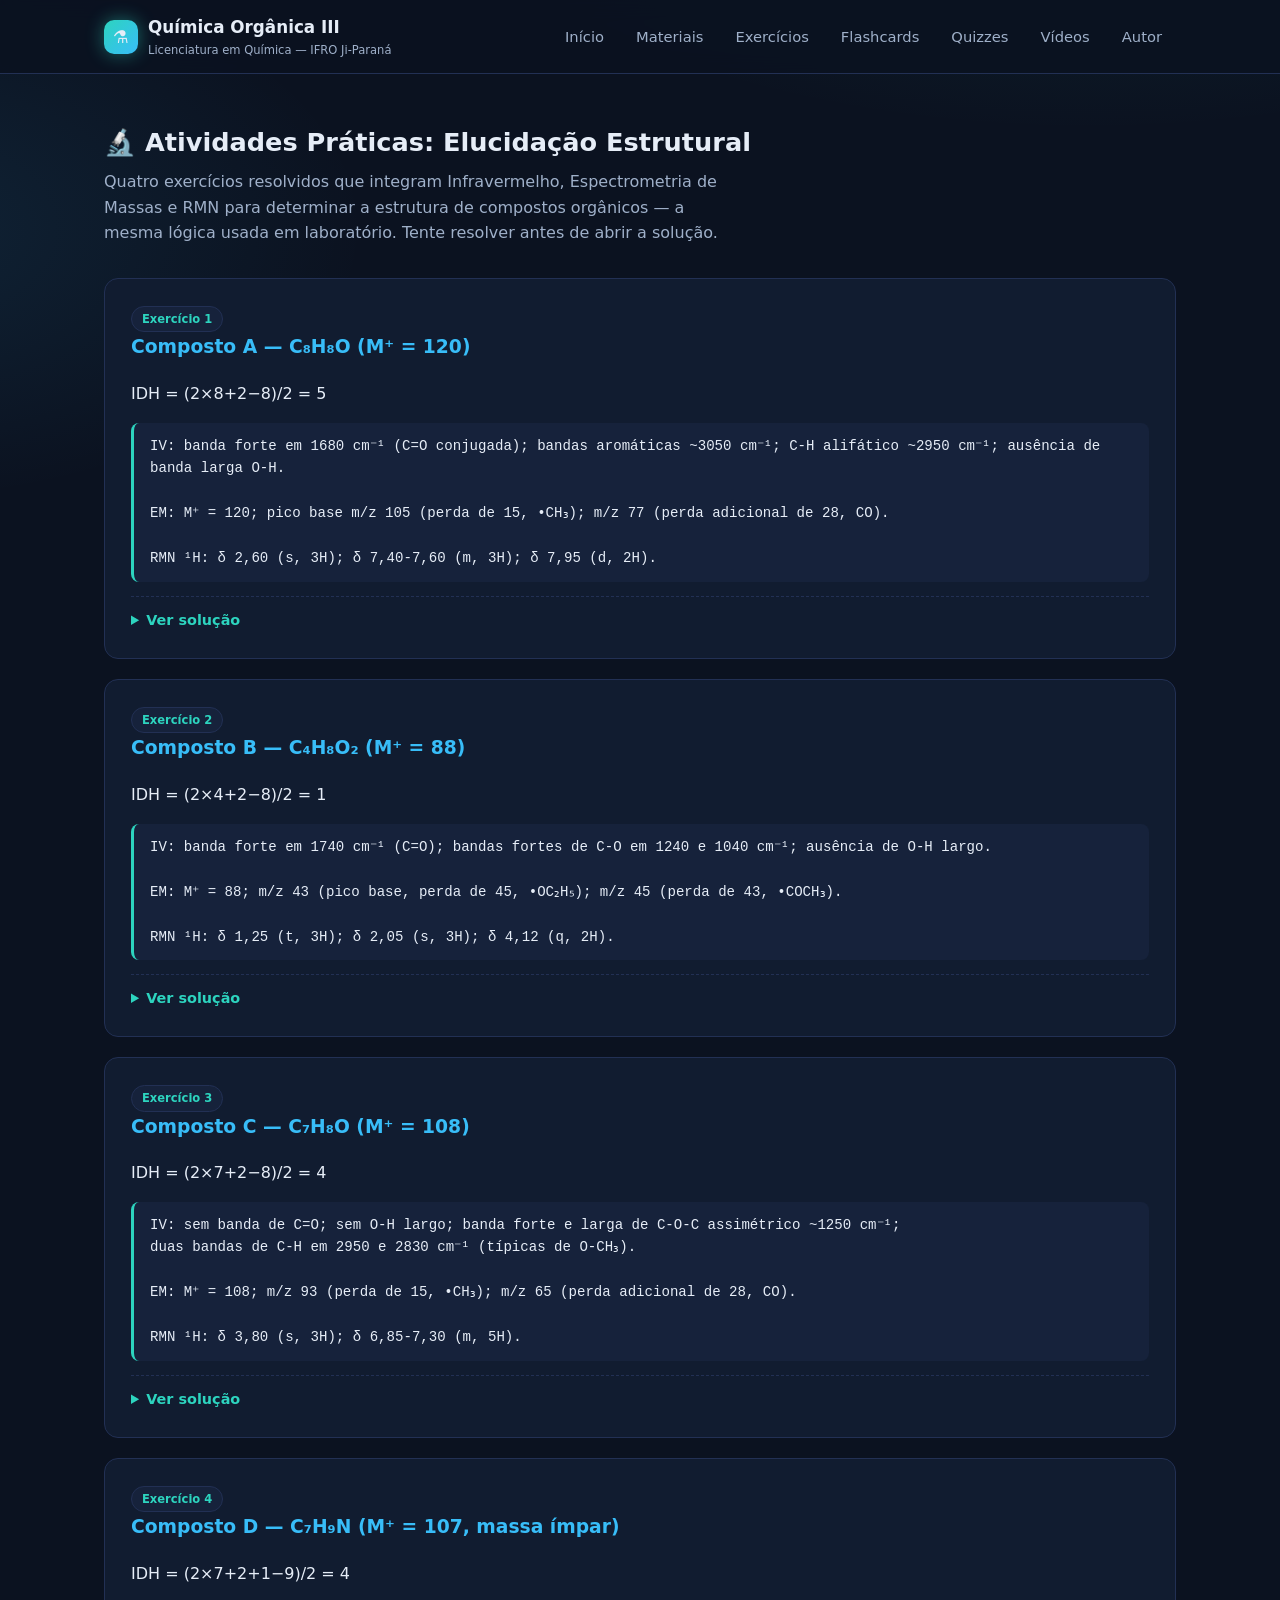
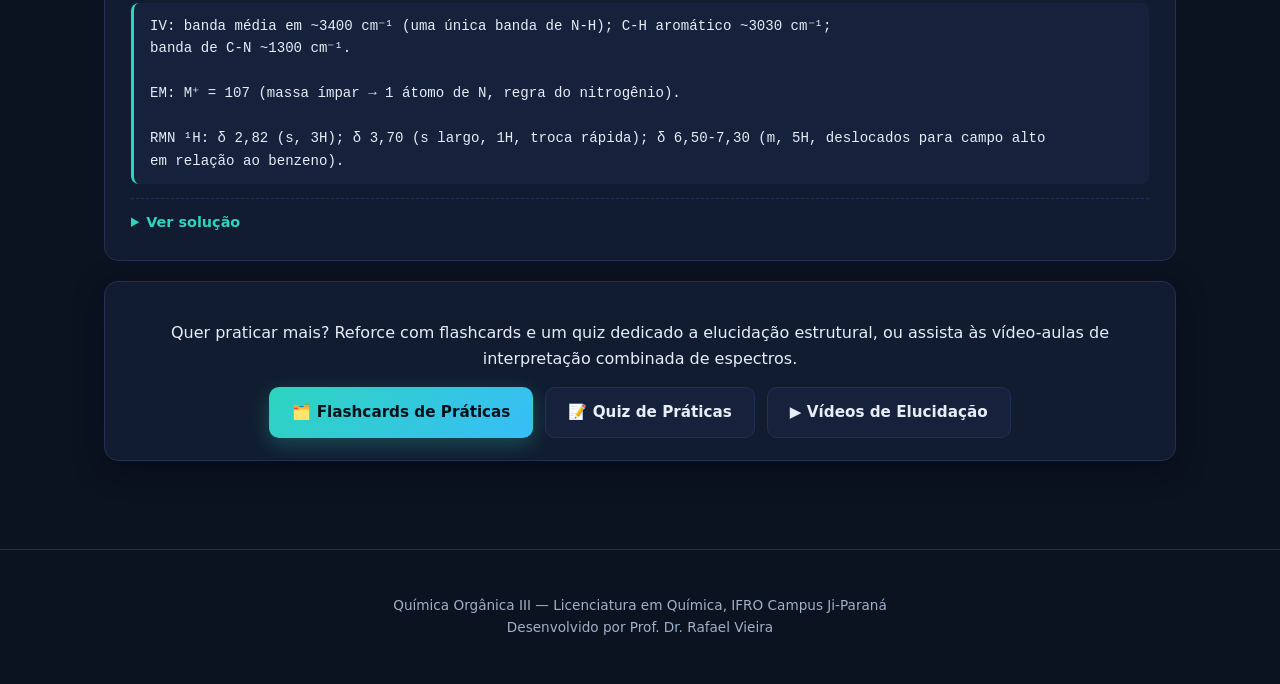
<file: praticas.html>
<!DOCTYPE html>
<html lang="pt-BR">
<head>
<meta charset="UTF-8">
<meta name="viewport" content="width=device-width, initial-scale=1.0">
<title>Atividades Práticas — Química Orgânica III</title>
<link rel="stylesheet" href="assets/css/style.css">
</head>
<body>

<header class="site-header">
  <nav class="nav">
    <a class="brand" href="index.html">
      <span class="mol">⚗️</span>
      <span>Química Orgânica III<br><small>Licenciatura em Química — IFRO Ji-Paraná</small></span>
    </a>
    <button class="nav-toggle" aria-label="Abrir menu">☰</button>
    <div class="nav-links">
      <a href="index.html">Início</a>
      <a href="materiais.html">Materiais</a>
      <a href="exercicios.html">Exercícios</a>
      <a href="flashcards.html">Flashcards</a>
      <a href="quizzes.html">Quizzes</a>
      <a href="videos.html">Vídeos</a>
      <!-- <a href="praticas.html">Práticas</a> -->
      <!-- <a href="molecula-apocalipse.html">🧟 Molécula-Apocalipse</a> -->
      <a href="autor.html">Autor</a>
    </div>
  </nav>
</header>

<section>
  <div class="container">
    <h1 class="section-title">🔬 Atividades Práticas: Elucidação Estrutural</h1>
    <p class="section-sub">Quatro exercícios resolvidos que integram Infravermelho, Espectrometria de Massas
      e RMN para determinar a estrutura de compostos orgânicos — a mesma lógica usada em laboratório.
      Tente resolver antes de abrir a solução.</p>

    <div class="practical-block">
      <span class="badge">Exercício 1</span>
      <h3>Composto A — C₈H₈O (M⁺ = 120)</h3>
      <p>IDH = (2×8+2−8)/2 = 5</p>
      <div class="data">IV: banda forte em 1680 cm⁻¹ (C=O conjugada); bandas aromáticas ~3050 cm⁻¹; C-H alifático ~2950 cm⁻¹; ausência de banda larga O-H.

EM: M⁺ = 120; pico base m/z 105 (perda de 15, •CH₃); m/z 77 (perda adicional de 28, CO).

RMN ¹H: δ 2,60 (s, 3H); δ 7,40-7,60 (m, 3H); δ 7,95 (d, 2H).</div>
      <details class="solution">
        <summary>Ver solução</summary>
        <p><strong>Estrutura proposta: acetofenona (C₆H₅COCH₃).</strong></p>
        <p>O IDH=5 sugere um anel aromático (4) + uma carbonila (1). A banda de C=O em 1680 cm⁻¹, mais baixa
        que uma cetona alifática comum (~1715 cm⁻¹), indica conjugação com o anel aromático. No EM, a perda de
        15 (•CH₃) gera o cátion acílio estabilizado C₆H₅-C≡O⁺ (m/z 105, pico base), que perde CO (28) formando
        o cátion fenila (m/z 77). Na RMN, o singleto em δ 2,60 é o CH₃ da metil cetona, e o padrão de dois
        conjuntos de hidrogênios aromáticos (dubleto em δ 7,95, mais desblindado por estar orto à carbonila)
        confirma o anel monossubstituído.</p>
      </details>
    </div>

    <div class="practical-block">
      <span class="badge">Exercício 2</span>
      <h3>Composto B — C₄H₈O₂ (M⁺ = 88)</h3>
      <p>IDH = (2×4+2−8)/2 = 1</p>
      <div class="data">IV: banda forte em 1740 cm⁻¹ (C=O); bandas fortes de C-O em 1240 e 1040 cm⁻¹; ausência de O-H largo.

EM: M⁺ = 88; m/z 43 (pico base, perda de 45, •OC₂H₅); m/z 45 (perda de 43, •COCH₃).

RMN ¹H: δ 1,25 (t, 3H); δ 2,05 (s, 3H); δ 4,12 (q, 2H).</div>
      <details class="solution">
        <summary>Ver solução</summary>
        <p><strong>Estrutura proposta: acetato de etila (CH₃COOC₂H₅).</strong></p>
        <p>IDH=1 é consistente com uma única carbonila, sem anéis. A banda em 1740 cm⁻¹ e as duas bandas
        de C-O são a assinatura clássica de um éster. No EM, a clivagem alfa à carbonila gera o cátion acílio
        CH₃CO⁺ (m/z 43, pico base) pela perda do grupo etóxi, e o fragmento complementar m/z 45 (C₂H₅O⁺) pela
        perda do grupo acetil. Na RMN, o tripleto (δ 1,25) e o quarteto (δ 4,12) formam o padrão clássico de
        um grupo etóxi (-OCH₂CH₃), e o singleto em δ 2,05 é o CH₃ ligado à carbonila.</p>
      </details>
    </div>

    <div class="practical-block">
      <span class="badge">Exercício 3</span>
      <h3>Composto C — C₇H₈O (M⁺ = 108)</h3>
      <p>IDH = (2×7+2−8)/2 = 4</p>
      <div class="data">IV: sem banda de C=O; sem O-H largo; banda forte e larga de C-O-C assimétrico ~1250 cm⁻¹;
duas bandas de C-H em 2950 e 2830 cm⁻¹ (típicas de O-CH₃).

EM: M⁺ = 108; m/z 93 (perda de 15, •CH₃); m/z 65 (perda adicional de 28, CO).

RMN ¹H: δ 3,80 (s, 3H); δ 6,85-7,30 (m, 5H).</div>
        <details class="solution">
        <summary>Ver solução</summary>
        <p><strong>Estrutura proposta: anisol / metoxibenzeno (C₆H₅OCH₃).</strong></p>
        <p>IDH=4 indica apenas um anel aromático, sem carbonila — condizente com a ausência de banda de C=O no
        IV. A banda intensa ~1250 cm⁻¹ é o estiramento C-O-C de éter aromático, e as duas bandas fracas de C-H
        perto de 2950-2830 cm⁻¹ são típicas do grupo metoxila. No EM, a perda de metila (15) gera o cátion
        fenoxônio (m/z 93), que perde CO formando o cátion ciclopentadienil (m/z 65) — padrão de fragmentação
        característico de éteres aromáticos. A RMN mostra o singleto do OCH₃ (δ 3,80) e cinco hidrogênios
        aromáticos em padrão de anel monossubstituído.</p>
      </details>
    </div>

    <div class="practical-block">
      <span class="badge">Exercício 4</span>
      <h3>Composto D — C₇H₉N (M⁺ = 107, massa ímpar)</h3>
      <p>IDH = (2×7+2+1−9)/2 = 4</p>
      <div class="data">IV: banda média em ~3400 cm⁻¹ (uma única banda de N-H); C-H aromático ~3030 cm⁻¹;
banda de C-N ~1300 cm⁻¹.

EM: M⁺ = 107 (massa ímpar → 1 átomo de N, regra do nitrogênio).

RMN ¹H: δ 2,82 (s, 3H); δ 3,70 (s largo, 1H, troca rápida); δ 6,50-7,30 (m, 5H, deslocados para campo alto
em relação ao benzeno).</div>
      <details class="solution">
        <summary>Ver solução</summary>
        <p><strong>Estrutura proposta: N-metilanilina (C₆H₅NHCH₃).</strong></p>
        <p>A massa ímpar (107) já indica, pela regra do nitrogênio, um número ímpar de átomos de N — aqui, 1.
        IDH=4 é compatível com um único anel aromático. A banda única de N-H no IV (em vez de duas, como em
        aminas primárias) indica uma amina secundária. Na RMN, o singleto largo em δ 3,70 (que troca rapidamente
        e desaparece com D₂O) é o H do N-H; o singleto em δ 2,82 é o N-CH₃; e os hidrogênios aromáticos aparecem
        deslocados para campo mais alto que o benzeno (δ 7,26), pois o par de elétrons do nitrogênio é doado ao
        anel por ressonância, aumentando a densidade eletrônica nas posições orto e para — o mesmo efeito
        discutido no tópico de Reações de Aminas.</p>
      </details>
    </div>

    <div class="card" style="text-align:center; margin-top: 10px;">
      <p style="margin-bottom: 16px;">Quer praticar mais? Reforce com flashcards e um quiz dedicado a
      elucidação estrutural, ou assista às vídeo-aulas de interpretação combinada de espectros.</p>
      <div class="hero-actions">
        <a class="btn btn-primary" href="flashcards.html?topic=praticas">🗂️ Flashcards de Práticas</a>
        <a class="btn btn-ghost" href="quizzes.html?topic=praticas">📝 Quiz de Práticas</a>
        <a class="btn btn-ghost" href="videos.html?topic=praticas">▶️ Vídeos de Elucidação</a>
      </div>
    </div>
  </div>
</section>

<footer class="site-footer">
  <div class="container">
    <p>Química Orgânica III — Licenciatura em Química, IFRO Campus Ji-Paraná<br>
    Desenvolvido por <a href="autor.html">Prof. Dr. Rafael Vieira</a></p>
  </div>
</footer>

<script src="assets/js/app.js"></script>
</body>
</html>
</file>
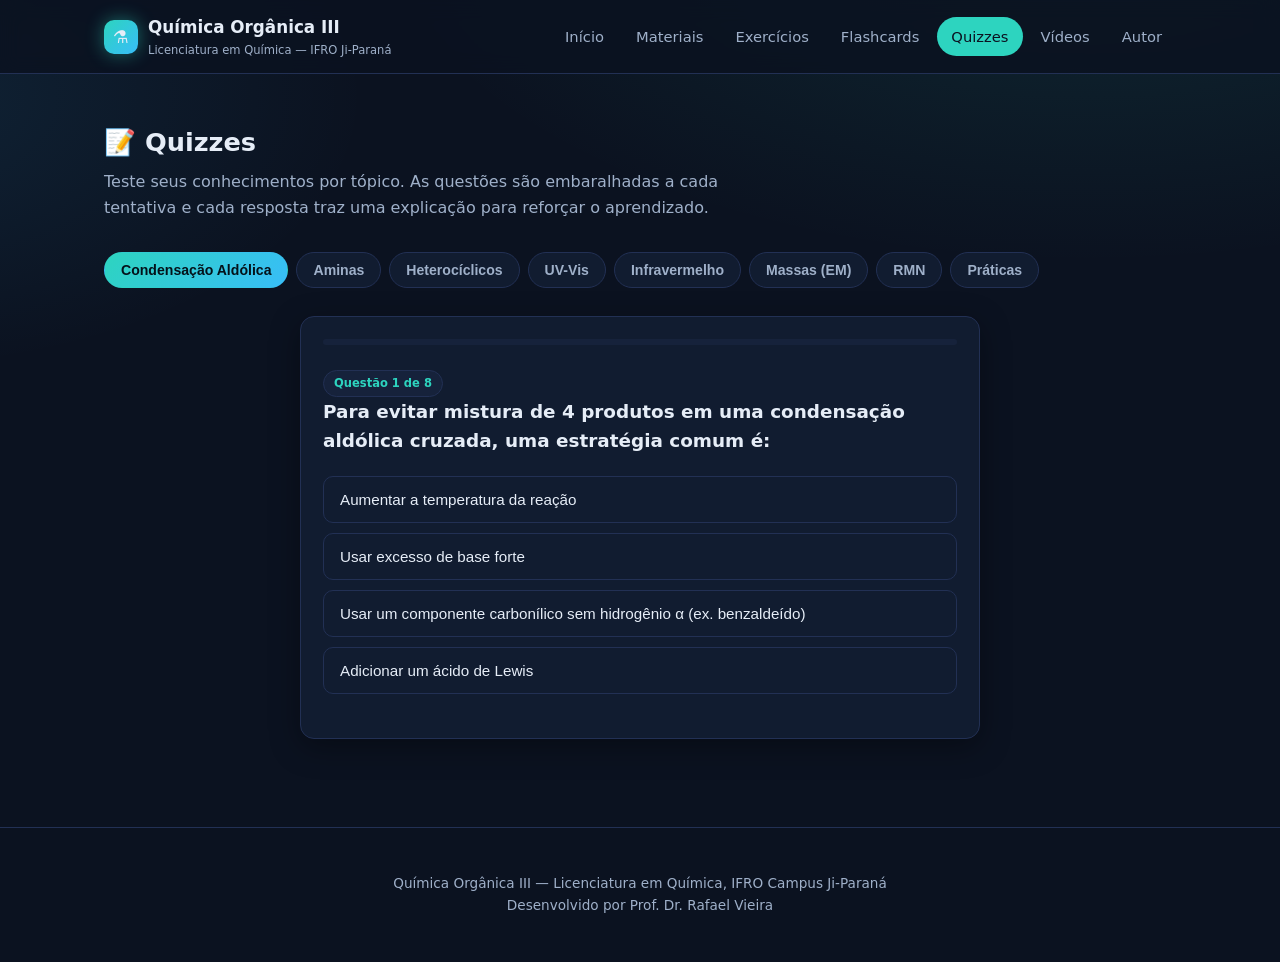
<file: quizzes.html>
<!DOCTYPE html>
<html lang="pt-BR">
<head>
<meta charset="UTF-8">
<meta name="viewport" content="width=device-width, initial-scale=1.0">
<title>Quizzes — Química Orgânica III</title>
<link rel="stylesheet" href="assets/css/style.css">
</head>
<body>

<header class="site-header">
  <nav class="nav">
    <a class="brand" href="index.html">
      <span class="mol">⚗️</span>
      <span>Química Orgânica III<br><small>Licenciatura em Química — IFRO Ji-Paraná</small></span>
    </a>
    <button class="nav-toggle" aria-label="Abrir menu">☰</button>
    <div class="nav-links">
      <a href="index.html">Início</a>
      <a href="materiais.html">Materiais</a>
      <a href="exercicios.html">Exercícios</a>
      <a href="flashcards.html">Flashcards</a>
      <a href="quizzes.html">Quizzes</a>
      <a href="videos.html">Vídeos</a>
      <!-- <a href="praticas.html">Práticas</a> -->
      <!-- <a href="molecula-apocalipse.html">🧟 Molécula-Apocalipse</a> -->
      <a href="autor.html">Autor</a>
    </div>
  </nav>
</header>

<section>
  <div class="container">
    <h1 class="section-title">📝 Quizzes</h1>
    <p class="section-sub">Teste seus conhecimentos por tópico. As questões são embaralhadas a cada tentativa
      e cada resposta traz uma explicação para reforçar o aprendizado.</p>

    <div class="topic-selector" id="quiz-topic-chips"></div>

    <div class="quiz-wrap">
      <div class="card" id="quiz-body"></div>
    </div>
  </div>
</section>

<footer class="site-footer">
  <div class="container">
    <p>Química Orgânica III — Licenciatura em Química, IFRO Campus Ji-Paraná<br>
    Desenvolvido por <a href="autor.html">Prof. Dr. Rafael Vieira</a></p>
  </div>
</footer>

<script src="assets/js/topics-data.js"></script>
<script src="assets/js/quizzes-data.js"></script>
<script src="assets/js/app.js"></script>
<script src="assets/js/quizzes.js"></script>
</body>
</html>
</file>
<file: assets/css/style.css>
/* =========================================================
   Química Orgânica II — IFRO Ji-Paraná
   Tema: Científico Moderno (dark, petróleo + aqua)
   ========================================================= */

:root{
  --bg: #0b1220;
  --bg-alt: #0f172a;
  --surface: #111c30;
  --surface-2: #16223b;
  --border: #223054;
  --text: #e6edf7;
  --text-muted: #9fb0c9;
  --accent: #2dd4bf;      /* aqua/teal */
  --accent-2: #38bdf8;    /* sky blue */
  --accent-3: #a78bfa;    /* violet, detalhes */
  --success: #4ade80;
  --danger: #f87171;
  --warning: #fbbf24;
  --radius: 14px;
  --shadow: 0 8px 30px rgba(0,0,0,0.35);
  --font-body: 'Inter', system-ui, -apple-system, Segoe UI, Roboto, Arial, sans-serif;
  --font-mono: 'JetBrains Mono', 'Fira Code', Consolas, monospace;
  --maxw: 1120px;
  --billow: #f82e05;
}

*{ box-sizing: border-box; }
html{ scroll-behavior: smooth; }

body{
  margin: 0;
  font-family: var(--font-body);
  background:
    radial-gradient(1200px 600px at 85% -10%, rgba(45,212,191,0.12), transparent 60%),
    radial-gradient(900px 500px at -10% 10%, rgba(56,189,248,0.10), transparent 55%),
    var(--bg);
  color: var(--text);
  line-height: 1.6;
  min-height: 100vh;
}

a{ color: var(--accent); text-decoration: none; }
a:hover{ color: var(--accent-2); }

img{ max-width: 100%; display: block; }

.container{
  max-width: var(--maxw);
  margin: 0 auto;
  padding: 0 24px;
}

/* ---------- NAV ---------- */
.site-header{
  position: sticky;
  top: 0;
  z-index: 100;
  background: rgba(11,18,32,0.85);
  backdrop-filter: blur(10px);
  border-bottom: 1px solid var(--border);
}
.nav{
  max-width: var(--maxw);
  margin: 0 auto;
  padding: 14px 24px;
  display: flex;
  align-items: center;
  justify-content: space-between;
  gap: 16px;
  position: relative;
}
.brand{
  display: flex;
  align-items: center;
  gap: 10px;
  font-weight: 700;
  color: var(--text);
  font-size: 1.05rem;
}
.brand .mol{
  width: 34px; height: 34px;
  border-radius: 10px;
  background: linear-gradient(135deg, var(--accent), var(--accent-2));
  display: flex; align-items: center; justify-content: center;
  font-size: 1.1rem;
  box-shadow: 0 0 18px rgba(45,212,191,0.45);
}
.brand small{ display:block; font-weight: 400; color: var(--text-muted); font-size: 0.72rem; }

.nav-links{
  display: flex;
  gap: 4px;
  align-items: center;
  flex-wrap: wrap;
}
.nav-links a{
  color: var(--text-muted);
  padding: 8px 14px;
  border-radius: 999px;
  font-size: 0.92rem;
  font-weight: 500;
  transition: all .15s ease;
}
.nav-links a:hover{ color: var(--text); background: var(--surface-2); }
.nav-links a.active{ color: var(--bg); background: var(--accent); }

.nav-toggle{
  display: none;
  background: var(--surface-2);
  border: 1px solid var(--border);
  color: var(--text);
  border-radius: 8px;
  padding: 8px 10px;
  cursor: pointer;
}

@media (max-width: 880px){
  .nav-toggle{ display: block; }
  .nav-links{
    display: none;
    position: absolute;
    top: 64px; left: 0; right: 0;
    background: var(--bg-alt);
    border-bottom: 1px solid var(--border);
    flex-direction: column;
    align-items: stretch;
    padding: 10px 16px 16px;
  }
  .nav-links.open{ display: flex; }
  .nav-links a{ padding: 12px 14px; }
}

/* ---------- HERO ---------- */
.hero{
  padding: 72px 0 56px;
  text-align: center;
}
.hero .eyebrow{
  display: inline-block;
  padding: 6px 14px;
  border-radius: 999px;
  background: var(--surface-2);
  border: 1px solid var(--border);
  color: var(--accent);
  font-size: 0.8rem;
  font-weight: 600;
  letter-spacing: 0.04em;
  text-transform: uppercase;
  margin-bottom: 18px;
}
.hero h1{
  font-size: clamp(2rem, 4.5vw, 3.2rem);
  margin: 0 0 16px;
  font-weight: 800;
  letter-spacing: -0.02em;
  background: linear-gradient(90deg, var(--text), var(--accent-2) 70%);
  -webkit-background-clip: text;
  background-clip: text;
  color: transparent;
}
.hero p.lead{
  max-width: 680px;
  margin: 0 auto 28px;
  color: var(--text-muted);
  font-size: 1.05rem;
}
.hero-actions{
  display: flex;
  gap: 12px;
  justify-content: center;
  flex-wrap: wrap;
}

.btn{
  display: inline-flex;
  align-items: center;
  gap: 8px;
  padding: 12px 22px;
  border-radius: 10px;
  font-weight: 600;
  font-size: 0.95rem;
  border: 1px solid transparent;
  cursor: pointer;
  transition: transform .15s ease, box-shadow .15s ease;
}
.btn:hover{ transform: translateY(-1px); }
.btn-primary{
  background: linear-gradient(135deg, var(--accent), var(--accent-2));
  color: #04121a;
  box-shadow: 0 6px 20px rgba(45,212,191,0.28);
}
.btn-primary:hover{ color: #04121a; }
.btn-ghost{
  background: var(--surface-2);
  color: var(--text);
  border-color: var(--border);
}
.btn-ghost:hover{ color: var(--text); border-color: var(--accent); }
.btn-sm{ padding: 8px 14px; font-size: 0.85rem; }

/* ---------- SECTIONS / CARDS ---------- */
section{ padding: 48px 0; }
.section-title{
  font-size: 1.6rem;
  font-weight: 700;
  margin: 0 0 6px;
}
.section-sub{
  color: var(--text-muted);
  margin: 0 0 32px;
  max-width: 640px;
}

.grid{
  display: grid;
  gap: 18px;
  grid-template-columns: repeat(auto-fit, minmax(260px, 1fr));
}

.card{
  background: var(--surface);
  border: 1px solid var(--border);
  border-radius: var(--radius);
  padding: 22px;
  box-shadow: var(--shadow);
  transition: border-color .15s ease, transform .15s ease;
}
.card:hover{ border-color: var(--accent); transform: translateY(-2px); }

.topic-card{
  display: flex;
  flex-direction: column;
  gap: 10px;
}
.topic-card h3{ margin: 0; font-size: 1.05rem; }
.topic-card p{ margin: 0; color: var(--text-muted); font-size: 0.9rem; }
.topic-card .tags{ display: flex; gap: 8px; flex-wrap: wrap; margin-top: 6px; }
.tag{
  font-size: 0.72rem;
  padding: 4px 10px;
  border-radius: 999px;
  background: var(--surface-2);
  color: var(--accent);
  border: 1px solid var(--border);
}

.tool-card{
  display: flex;
  flex-direction: column;
  align-items: flex-start;
  gap: 10px;
  max-width: 380px;
}
.tool-card h3{ margin: 0; font-size: 1.1rem; }
.tool-card p{ margin: 0; color: var(--text-muted); font-size: 0.9rem; }

/* Tag de categoria (substitui os ícones dos cards) */
.cat-tag{
  display: inline-block;
  align-self: flex-start;
  font-size: 0.7rem;
  font-weight: 700;
  letter-spacing: 0.04em;
  text-transform: uppercase;
  padding: 4px 12px;
  border-radius: 999px;
  border: 1px solid transparent;
}
.cat-tag.violet{
  background: rgba(167,139,250,0.12);
  color: var(--accent-3);
  border-color: rgba(167,139,250,0.3);
}

/* .cat-tag.yellow{
  background: rgba(196, 236, 86, 0.12);
  color: var(--accent-3);
  border-color: rgba(222, 250, 139, 0.3);
} */
.cat-tag.teal{
  background: rgba(45,212,191,0.12);
  color: var(--accent);
  border-color: rgba(45,212,191,0.3);
}
.cat-tag.blue{
  background: rgba(56,189,248,0.12);
  color: var(--accent-2);
  border-color: rgba(56,189,248,0.3);
}
.cat-tag.amber{
  background: rgba(251,191,36,0.12);
  color: var(--warning);
  border-color: rgba(251,191,36,0.3);
}
.cat-tag.green{
  background: rgba(74,222,128,0.12);
  color: var(--success);
  border-color: rgba(74,222,128,0.3);
}
.cat-tag.muted{
  background: var(--surface-2);
  color: var(--text-muted);
  border-color: var(--border);
}

/* ---------- MATERIAIS ---------- */
.material-grid{
  display: grid;
  gap: 18px;
  grid-template-columns: repeat(auto-fit, minmax(260px, 1fr));
}
.material-card{
  display: flex;
  flex-direction: column;
  gap: 10px;
}

.material-card_lab{
  display: flex;
  flex-direction: column;
  gap: 10px;
}

.material-card_lab h3{ margin: 0; color: greenyellow; font-size: 1.05rem; }
.material-card_lab p{ margin: 0; color: white; font-size: 0.9rem; }
.material-card_lab .material-meta{
  display: flex;
  gap: 8px;
  align-items: center;
  color: var(--text-muted);
  font-size: 0.78rem;
  margin-top: 2px;
}

.material-card h3{ margin: 0; font-size: 1.05rem; }
.material-card p{ margin: 0; color: var(--text-muted); font-size: 0.9rem; }
.material-card .material-meta{
  display: flex;
  gap: 8px;
  align-items: center;
  color: var(--text-muted);
  font-size: 0.78rem;
  margin-top: 2px;
}
.material-card.soon{
  opacity: 0.55;
}
.material-card.soon:hover{ border-color: var(--border); transform: none; }

/* ---------- TOPIC SELECTOR (flashcards/quiz/videos) ---------- */
.topic-selector{
  display: flex;
  gap: 8px;
  flex-wrap: wrap;
  margin-bottom: 28px;
}
.topic-chip{
  padding: 9px 16px;
  border-radius: 999px;
  background: var(--surface);
  border: 1px solid var(--border);
  color: var(--text-muted);
  font-size: 0.88rem;
  font-weight: 600;
  cursor: pointer;
  transition: all .15s ease;
}
.topic-chip:hover{ border-color: var(--accent); color: var(--text); }
.topic-chip.active{
  background: linear-gradient(135deg, var(--accent), var(--accent-2));
  color: #04121a;
  border-color: transparent;
}

/* ---------- FLASHCARDS ---------- */
.flash-wrap{ max-width: 620px; margin: 0 auto; }
.flash-progress{
  display: flex; justify-content: space-between; align-items: center;
  margin-bottom: 14px; color: var(--text-muted); font-size: 0.85rem;
}
.flashcard{
  perspective: 1400px;
  height: 280px;
  margin-bottom: 22px;
  cursor: pointer;
}
.flashcard-inner{
  position: relative;
  width: 100%; height: 100%;
  transition: transform 0.5s cubic-bezier(.4,.2,.2,1);
  transform-style: preserve-3d;
}
.flashcard.flipped .flashcard-inner{ transform: rotateY(180deg); }
.flash-face{
  position: absolute; inset: 0;
  backface-visibility: hidden;
  border-radius: var(--radius);
  border: 1px solid var(--border);
  display: flex; flex-direction: column; align-items: center; justify-content: center;
  text-align: center;
  padding: 32px;
  background: var(--surface);
  box-shadow: var(--shadow);
}
.flash-face.front{ background: linear-gradient(160deg, var(--surface), var(--surface-2)); }
.flash-face.back{
  transform: rotateY(180deg);
  background: linear-gradient(160deg, #123b38, var(--surface));
  border-color: var(--accent);
}
.flash-face .label{
  position: absolute; top: 14px; left: 18px;
  font-size: 0.7rem; text-transform: uppercase; letter-spacing: 0.06em;
  color: var(--text-muted);
}
.flash-face .txt{ font-size: 1.15rem; font-weight: 600; }
.flash-face .hint{ margin-top: 14px; font-size: 0.78rem; color: var(--text-muted); }
.flash-controls{
  display: flex; justify-content: center; gap: 10px; flex-wrap: wrap;
}

/* ---------- QUIZ ---------- */
.quiz-wrap{ max-width: 680px; margin: 0 auto; }
.quiz-progress-bar{
  height: 6px; border-radius: 999px; background: var(--surface-2);
  overflow: hidden; margin-bottom: 24px;
}
.quiz-progress-fill{
  height: 100%; background: linear-gradient(90deg, var(--accent), var(--accent-2));
  transition: width .3s ease;
}
.quiz-question{ font-size: 1.15rem; font-weight: 700; margin-bottom: 20px; }
.quiz-options{ display: flex; flex-direction: column; gap: 10px; margin-bottom: 22px; }
.quiz-option{
  text-align: left;
  padding: 14px 16px;
  border-radius: 10px;
  background: var(--surface);
  border: 1px solid var(--border);
  color: var(--text);
  cursor: pointer;
  font-size: 0.95rem;
  transition: all .15s ease;
}
.quiz-option:hover{ border-color: var(--accent-2); }
.quiz-option.correct{ border-color: var(--success); background: rgba(74,222,128,0.12); }
.quiz-option.incorrect{ border-color: var(--danger); background: rgba(248,113,113,0.12); }
.quiz-option:disabled{ cursor: default; }
.quiz-explain{
  background: var(--surface-2);
  border: 1px solid var(--border);
  border-radius: 10px;
  padding: 16px;
  font-size: 0.92rem;
  color: var(--text-muted);
  margin-bottom: 20px;
}
.quiz-score{
  text-align: center;
  padding: 40px 20px;
}
.quiz-score .big{ font-size: 3rem; font-weight: 800; color: var(--accent); }

/* ---------- VIDEOS ---------- */
.video-grid{
  display: grid;
  gap: 22px;
  grid-template-columns: repeat(auto-fit, minmax(300px, 1fr));
}
.video-card{
  background: var(--surface);
  border: 1px solid var(--border);
  border-radius: var(--radius);
  overflow: hidden;
  box-shadow: var(--shadow);
}
.video-card .frame-wrap{ position: relative; padding-top: 56.25%; background: #000; cursor: pointer; }
.video-card iframe{ position: absolute; inset: 0; width: 100%; height: 100%; border: 0; }
.video-thumb{
  position: absolute; inset: 0;
  width: 100%; height: 100%;
  object-fit: cover;
}
.play-btn{
  position: absolute; top: 50%; left: 50%;
  transform: translate(-50%, -50%);
  width: 62px; height: 62px;
  border-radius: 50%;
  background: rgba(0,0,0,0.55);
  border: 2px solid var(--accent);
  color: #fff;
  font-size: 1.4rem;
  display: flex; align-items: center; justify-content: center;
  cursor: pointer;
  transition: all .15s ease;
}
.play-btn::before{ content: "▶"; margin-left: 3px; }
.frame-wrap:hover .play-btn{
  background: var(--accent);
  color: #04121a;
  transform: translate(-50%, -50%) scale(1.08);
}
.video-card .meta{ padding: 16px 18px; }
.video-card .meta h4{ margin: 0 0 6px; font-size: 1rem; }
.video-card .meta p{ margin: 0; color: var(--text-muted); font-size: 0.85rem; }
.video-card .meta .channel{ color: var(--accent); font-size: 0.78rem; font-weight: 600; margin-top: 8px; display: block; }

/* ---------- PRÁTICAS ---------- */
.practical-block{
  background: var(--surface);
  border: 1px solid var(--border);
  border-radius: var(--radius);
  padding: 26px;
  margin-bottom: 20px;
}
.practical-block h3{ margin-top: 0; color: var(--accent-2); }
.practical-block .data{
  background: var(--surface-2);
  border-left: 3px solid var(--accent);
  padding: 12px 16px;
  border-radius: 8px;
  font-family: var(--font-mono);
  font-size: 0.88rem;
  margin: 14px 0;
  white-space: pre-wrap;
}
details.solution{
  margin-top: 14px;
  border-top: 1px dashed var(--border);
  padding-top: 12px;
}
details.solution summary{
  cursor: pointer;
  color: var(--accent);
  font-weight: 600;
  font-size: 0.9rem;
}
details.solution[open] summary{ margin-bottom: 10px; }

/* ---------- AUTOR ---------- */
.author-hero{
  display: flex;
  gap: 36px;
  align-items: center;
  flex-wrap: wrap;
  padding: 40px 0;
}
.author-photo{
  width: 220px; height: 220px;
  border-radius: 20px;
  object-fit: cover;
  border: 2px solid var(--border);
  box-shadow: var(--shadow);
}
.author-info h1{ margin: 0 0 6px; font-size: 1.9rem; }
.author-info .role{ color: var(--accent); font-weight: 600; margin-bottom: 14px; }
.author-info p{ color: var(--text-muted); max-width: 560px; }
.author-links{ display: flex; gap: 10px; margin-top: 16px; flex-wrap: wrap; }

/* ---------- FOOTER ---------- */
.site-footer{
  border-top: 1px solid var(--border);
  padding: 32px 0;
  margin-top: 40px;
  color: var(--text-muted);
  font-size: 0.85rem;
  text-align: center;
}
.site-footer a{ color: var(--text-muted); }
.site-footer a:hover{ color: var(--accent); }

/* ---------- Utilities ---------- */
.empty-state{
  text-align: center;
  padding: 40px 20px;
  color: var(--text-muted);
}
.badge{
  display: inline-block;
  padding: 3px 10px;
  border-radius: 999px;
  font-size: 0.72rem;
  font-weight: 700;
  background: var(--surface-2);
  color: var(--accent);
  border: 1px solid var(--border);
}
</file>
<file: aulas/massas/assets/css/style.css>
/* ============================================================
   Minicurso — Espectrometria de Massas
   Visual baseado no site pessoal (rafaelvieira.org), mesmo padrão
   do minicurso de Docking
   ============================================================ */
:root{
  --bg: #05070d;
  --bg-alt: #0b0f1a;
  --card: #10141f;
  --card-2: #151a28;
  --card-border: rgba(255,255,255,0.08);
  --text: #eef1f7;
  --muted: #9aa4b8;
  --accent: #4f8cff;
  --accent2: #7c5cff;
  --accent3: #22d3c7;
  --warm: #ffb14f;
  --pink: #ff8adc;
  --success: #4ade80;
  --danger: #f87171;
  --warning: #fbbf24;
  --glow: rgba(79,140,255,0.35);
  --mono: 'SF Mono', 'JetBrains Mono', Menlo, Consolas, monospace;
}
*{ box-sizing: border-box; margin:0; padding:0; }
html{ scroll-behavior: smooth; }
body{
  background: var(--bg);
  color: var(--text);
  font-family: 'Segoe UI', -apple-system, BlinkMacSystemFont, 'Helvetica Neue', Arial, sans-serif;
  line-height: 1.6;
  overflow-x: hidden;
  min-height: 100vh;
}
a{ color: inherit; text-decoration: none; }
img{ max-width:100%; display:block; }
button{ font-family: inherit; }

.bg-glow{
  position: fixed; inset: 0; z-index: -1;
  background:
    radial-gradient(600px circle at 15% 10%, var(--glow), transparent 60%),
    radial-gradient(500px circle at 85% 30%, rgba(124,92,255,0.25), transparent 60%),
    radial-gradient(700px circle at 50% 90%, rgba(34,211,199,0.15), transparent 60%);
}

/* ---------- Header ---------- */
header{
  position: sticky; top: 0; z-index: 50;
  display: flex; align-items: center; justify-content: space-between; gap: 16px;
  padding: 16px 5%;
  background: rgba(5,7,13,0.72);
  backdrop-filter: blur(12px);
  border-bottom: 1px solid var(--card-border);
}
.logo{ font-weight: 700; letter-spacing: .5px; font-size: 1.05rem; white-space: nowrap; }
.logo span{ color: var(--accent); }
.logo small{ display:block; font-weight: 500; font-size: .72rem; color: var(--muted); letter-spacing: .3px; }
nav{ display:flex; gap: 6px; flex-wrap: wrap; justify-content: flex-end; }
nav a{
  color: var(--muted); font-size: .9rem; padding: 7px 14px; border-radius: 999px;
  border: 1px solid transparent; transition: all .2s ease;
}
nav a:hover{ color: var(--text); }
nav a.active{ color: var(--text); border-color: var(--card-border); background: rgba(255,255,255,0.04); }
nav a.nav-data{ color: var(--accent3); }
@media (max-width: 760px){
  header{ position: relative; flex-direction: column; align-items: flex-start; padding: 12px 16px; }
  nav{ justify-content: flex-start; }
  nav a{ padding: 6px 10px; font-size: .84rem; }
}

/* ---------- Comuns ---------- */
.view{ display:none; animation: fadeUp .5s ease; }
.view.active{ display:block; }
@keyframes fadeUp{ from{ opacity:0; transform: translateY(14px);} to{ opacity:1; transform:none; } }

section.wrap{ padding: 50px 5% 70px; max-width: 1100px; margin: 0 auto; }
.section-head{ text-align:center; max-width: 680px; margin: 0 auto 36px; }
.section-head h2{ font-size: clamp(1.6rem, 3.5vw, 2.3rem); font-weight: 800; margin: 12px 0 10px; line-height: 1.2; }
.section-head p{ color: var(--muted); }
.eyebrow{
  display: inline-block; font-size: .76rem; letter-spacing: 1.5px; text-transform: uppercase;
  color: var(--accent3); border: 1px solid rgba(34,211,199,0.35);
  padding: 6px 14px; border-radius: 999px;
}
.grad{
  background: linear-gradient(90deg, var(--accent), var(--accent2), var(--accent3));
  -webkit-background-clip: text; background-clip: text; color: transparent;
}
.btn{
  display: inline-flex; align-items: center; justify-content: center; gap: 8px;
  padding: 12px 24px; border-radius: 10px; font-weight: 600; font-size: .95rem;
  border: 0; cursor: pointer; color: var(--text);
  transition: transform .2s ease, box-shadow .2s ease, background .2s ease, opacity .2s;
}
.btn:disabled{ opacity: .45; cursor: not-allowed; transform:none !important; }
.btn-primary{
  background: linear-gradient(90deg, var(--accent), var(--accent2)); color: #fff;
  box-shadow: 0 8px 24px rgba(79,140,255,0.35);
}
.btn-primary:hover{ transform: translateY(-2px); box-shadow: 0 12px 28px rgba(79,140,255,0.5); }
.btn-ghost{ border: 1px solid var(--card-border); background: rgba(255,255,255,0.03); }
.btn-ghost:hover{ background: rgba(255,255,255,0.07); }
.btn-sm{ padding: 8px 14px; font-size: .85rem; border-radius: 8px; }

.card{
  background: linear-gradient(180deg, var(--card), var(--bg-alt));
  border: 1px solid var(--card-border);
  border-radius: 18px; padding: 28px;
  position: relative; overflow: hidden;
}
.card + .card{ margin-top: 18px; }
.card h3{ font-size: 1.15rem; margin-bottom: 8px; }
.muted{ color: var(--muted); }
.small{ font-size: .86rem; }
.mono{ font-family: var(--mono); }

.field{ margin-bottom: 14px; }
.field label{ display:block; font-size: .85rem; color: var(--muted); margin-bottom: 6px; }
.input, textarea.input, select.input{
  width: 100%; padding: 12px 14px; border-radius: 10px;
  background: rgba(255,255,255,0.03); color: var(--text);
  border: 1px solid var(--card-border); outline: none; font-size: 1rem; font-family: inherit;
  transition: border-color .2s, box-shadow .2s;
}
.input:focus{ border-color: var(--accent); box-shadow: 0 0 0 3px rgba(79,140,255,0.18); }
.input.mono{ font-family: var(--mono); font-size: .95rem; }
textarea.input{ min-height: 90px; resize: vertical; }

.msg{ min-height: 1.4em; font-size: .92rem; margin-top: 8px; }
.msg.ok{ color: var(--success); }
.msg.err{ color: var(--danger); }
.msg.warn{ color: var(--warning); }
.notice{
  border: 1px dashed rgba(251,191,36,0.45); color: #fde68a; background: rgba(251,191,36,0.06);
  padding: 12px 16px; border-radius: 12px; font-size: .88rem; margin: 0 auto 20px; max-width: 760px;
}

footer{ text-align:center; padding: 30px 5% 50px; color: var(--muted); font-size: .85rem; }

/* ============================================================
   APRESENTAÇÃO
   ============================================================ */
.deck-wrap{ padding: 18px 4% 24px; margin: 0 auto;
  /* o slide inteiro + barra de controles cabem na tela, sem rolar */
  width: min(100%, calc((100vh - 150px) * 16 / 9 + 8%)); max-width: 1320px; min-width: 0; }
.deck{
  position: relative; width: 100%; aspect-ratio: 16 / 9;
  background: radial-gradient(900px circle at 20% 0%, rgba(79,140,255,0.16), transparent 60%),
              radial-gradient(700px circle at 100% 100%, rgba(124,92,255,0.16), transparent 60%),
              var(--bg-alt);
  border: 1px solid var(--card-border); border-radius: 22px; overflow: hidden;
  box-shadow: 0 30px 80px rgba(0,0,0,0.5);
  cursor: pointer; user-select: none;
  container-type: inline-size;
}
.deck:fullscreen{ border-radius: 0; border: 0; aspect-ratio: auto; width: 100vw; height: 100vh; }
.slide{
  position: absolute; inset: 0; padding: 5.5cqw 6.5cqw 6cqw;
  display: flex; flex-direction: column; justify-content: center;
  opacity: 0; visibility: hidden; transform: scale(1.02);
  transition: opacity .6s ease, transform .8s ease, visibility .6s;
  font-size: 1.55cqw;
}
.slide.active{ opacity: 1; visibility: visible; transform: none; }
.slide .kicker{
  font-size: .78em; letter-spacing: .18em; text-transform: uppercase; color: var(--accent3); margin-bottom: .8em;
}
.slide h1{ font-size: 3.4em; line-height: 1.08; font-weight: 800; letter-spacing: -.01em; }
.slide h2{ font-size: 2.35em; line-height: 1.15; font-weight: 800; margin-bottom: .55em; letter-spacing: -.01em; }
.slide p, .slide li{ font-size: 1.12em; color: #cfd6e4; }
.slide .lead{ font-size: 1.3em; color: var(--muted); max-width: 34em; margin-top: .8em; }
.slide ul{ list-style: none; display: grid; gap: .65em; }
.slide li{ padding-left: 1.3em; position: relative; }
.slide li::before{ content:""; position:absolute; left:0; top:.55em; width:.5em; height:.5em; border-radius:50%;
  background: linear-gradient(135deg, var(--accent), var(--accent3)); }
.slide b, .slide strong{ color: var(--text); }
.slide .hl{ color: var(--accent3); }
.slide .hl2{ color: #b7a8ff; }
.slide .hl3{ color: var(--warm); }
.cols{ display: grid; grid-template-columns: 1fr 1fr; gap: 3.5em; align-items: center; }
.cols-3{ display:grid; grid-template-columns: repeat(3, 1fr); gap: 1.2em; }
.cols-4{ display:grid; grid-template-columns: repeat(4, 1fr); gap: 1em; }
.tile{
  background: rgba(255,255,255,0.03); border: 1px solid var(--card-border); border-radius: .9em;
  padding: 1.1em 1.2em;
}
.tile .ico{ font-size: 1.8em; margin-bottom: .3em; }
.tile h4{ font-size: 1.1em; margin-bottom: .3em; }
.tile p{ font-size: .92em; color: var(--muted); }
.big-num{ font-size: 3.2em; font-weight: 800; line-height: 1; }
.tag{ display:inline-block; font-size:.7em; letter-spacing:.06em; text-transform:uppercase; padding:.3em .8em; border-radius:999px; font-weight:700; }
.tag-b{ background: rgba(79,140,255,.15); color:#9cc0ff; }
.tag-p{ background: rgba(124,92,255,.15); color:#b7a8ff; }
.tag-t{ background: rgba(34,211,199,.15); color:#7fe9de; }
.tag-w{ background: rgba(255,177,79,.15); color:#ffcf8a; }
.code-line{
  font-family: var(--mono); background: rgba(0,0,0,0.35); border: 1px solid var(--card-border);
  border-radius: .6em; padding: .7em 1em; font-size: 1.05em; color: #c6f35b; display:inline-block;
}

/* fragmentos: aparecem a cada clique */
.frag{ opacity: 0; transform: translateY(.9em); transition: opacity .55s ease, transform .55s ease, filter .55s; filter: blur(4px); }
.frag.in{ opacity: 1; transform: none; filter: none; }
.frag.zoom{ transform: scale(.85); }
.frag.zoom.in{ transform: none; }
.frag.left{ transform: translateX(-1.4em); }
.frag.left.in{ transform:none; }

/* controles */
.deck-bar{
  display: flex; align-items: center; gap: 10px; margin-top: 14px; flex-wrap: wrap;
}
.deck-bar .spacer{ flex: 1; }
.deck-progress{ position: absolute; left: 0; bottom: 0; height: 4px; width: 0;
  background: linear-gradient(90deg, var(--accent), var(--accent2), var(--accent3)); transition: width .5s ease; z-index: 3; }
.deck-count{ font-family: var(--mono); font-size: .85rem; color: var(--muted); }
.deck-hint{ position:absolute; right: 2cqw; bottom: 1.6cqw; font-size: .9cqw; color: var(--muted); opacity:.7; z-index: 3; }
.autoplay-ring{ display:inline-block; width:.9em; height:.9em; border-radius:50%; border:2px solid currentColor; border-right-color: transparent; animation: spin 1s linear infinite; }
@keyframes spin{ to{ transform: rotate(360deg);} }

/* timeline */
.timeline{ position: relative; display: grid; grid-template-columns: repeat(6, 1fr); gap: .9em; margin-top: 1.2em; }
.timeline::before{ content:""; position:absolute; left:0; right:0; top: 1.05em; height: 2px;
  background: linear-gradient(90deg, var(--accent), var(--accent2), var(--accent3)); opacity:.6; }
.tl-item{ position: relative; padding-top: 2.6em; }
.tl-item::before{ content:""; position:absolute; top:.55em; left: 0; width: 1em; height: 1em; border-radius: 50%;
  background: var(--bg); border: 3px solid var(--accent3); box-shadow: 0 0 14px rgba(34,211,199,.6); }
.tl-year{ font-family: var(--mono); color: var(--accent3); font-weight: 700; font-size: 1.05em; }
.tl-item h4{ font-size: 1em; margin: .2em 0 .25em; }
.tl-item p{ font-size: .82em; color: var(--muted); line-height: 1.4; }

/* pipeline */
.pipe{ display:flex; align-items: stretch; gap: 1.3em; margin-top: 1em; }
.pipe .step{ position: relative; flex:1; text-align:center; padding: 1em .6em; border-radius: .9em; background: rgba(255,255,255,0.03); border:1px solid var(--card-border); }
.pipe .step .n{ font-family: var(--mono); color: var(--accent3); font-size: .8em; }
.pipe .step .ico{ font-size: 2em; margin:.15em 0; }
.pipe .step h4{ font-size: .95em; }
.pipe .step p{ font-size: .78em; color: var(--muted); line-height: 1.35; margin-top:.3em; }
.pipe .step:not(:last-child)::after{ content:"→"; position:absolute; right:-1.05em; top:50%; transform: translateY(-50%); color: var(--muted); font-size: 1.1em; }

/* SVG animado do docking */
.dock-svg{ width: 100%; height: auto; }
.dock-svg .ligand{ transition: transform 1.6s cubic-bezier(.2,.8,.2,1); }
.slide.active .dock-svg .ligand.go{ transform: translate(0,0) rotate(0deg) !important; }
.pulse{ animation: pulse 2.2s ease-in-out infinite; transform-origin: center; transform-box: fill-box; }
@keyframes pulse{ 0%,100%{ opacity:.35; } 50%{ opacity:.9; } }
.float{ animation: float 5s ease-in-out infinite; }
@keyframes float{ 0%,100%{ transform: translateY(0);} 50%{ transform: translateY(-8px);} }
.orbit{ animation: spin 18s linear infinite; transform-origin: center; transform-box: fill-box; }

/* barras do slide de escala */
.scale-bar{ height: 1.3em; border-radius: .4em; background: linear-gradient(90deg, var(--accent), var(--accent3)); width: 0; transition: width 1.6s cubic-bezier(.2,.8,.2,1); }
.frag.in .scale-bar{ width: var(--w); }
.scale-row{ display:grid; grid-template-columns: 9em 1fr 6em; align-items:center; gap: .8em; margin: .55em 0; font-size: .95em; }
.scale-row .v{ font-family: var(--mono); color: var(--accent3); text-align:right; }

@media (max-width: 760px){
  .deck-wrap{ width: 100%; padding: 14px 16px 20px; }
  .deck{ aspect-ratio: auto; height: calc(100svh - 90px); min-height: 440px; }
  .slide{ font-size: 3.4cqw; padding: 7cqw 6cqw 12cqw; justify-content: flex-start; overflow-y: auto; }
  .cols, .cols-3, .cols-4{ grid-template-columns: 1fr; gap: 1em; }
  .timeline{ grid-template-columns: 1fr 1fr; }
  .timeline::before{ display:none; }
  .pipe{ flex-wrap: wrap; gap: .6em; } .pipe .step::after{ display:none; } .pipe .step{ flex: 1 1 40%; }
  .slide h1{ font-size: 2.4em; } .slide h2{ font-size: 1.8em; }
  .hide-mobile{ display:none !important; }
  .deck-hint{ font-size: 2.2cqw; }
}

/* ============================================================
   MISSÃO MOLECULAR
   ============================================================ */
.mission{ max-width: 760px; margin: 0 auto; }
.mission .card{ margin-bottom: 18px; }
.mission .card + .card{ margin-top: 0; }
.progress-pills{ display:flex; gap: 8px; flex-wrap: wrap; justify-content: center; margin: 0 auto 18px; }
.pill{ font-size: .8rem; padding: 6px 12px; border-radius: 999px; background: rgba(255,255,255,0.03);
  border: 1px solid var(--card-border); color: var(--muted); }
.pill.on{ border-color: var(--accent); color: var(--text); }
.pill.done{ border-color: var(--success); color: var(--success); }
.stage{ transition: opacity .3s ease; }
.stage.locked{ opacity: .4; pointer-events: none; user-select: none; }
.stage.locked .stage-body{ filter: blur(3px); }
.stage-tag{ display:inline-block; font-size: .74rem; letter-spacing: .6px; text-transform: uppercase; color: var(--accent3); margin-bottom: 4px; }
.stage.solved .stage-tag{ color: var(--success); }
.story{ border-left: 3px solid var(--accent2); background: rgba(124,92,255,0.06); border-radius: 0 10px 10px 0;
  padding: 12px 16px; margin: 12px 0; font-size: .95rem; color: #d7dcea; }
.mol-frame{ background: #fff; border-radius: 14px; padding: 14px; display:flex; align-items:center; justify-content:center;
  min-height: 220px; margin: 14px 0 6px; }
.mol-frame img, .mol-frame svg{ max-height: 300px; max-width: 100%; }
.mol-frame.small{ min-height: 140px; } .mol-frame.small svg{ max-height: 180px; }
.row{ display:flex; gap: 10px; align-items:center; flex-wrap: wrap; margin: 12px 0; }
.row .input{ flex: 1 1 200px; }
.opts{ display:grid; gap: 8px; margin: 12px 0; }
.opt{
  display:flex; gap: 10px; align-items:flex-start; text-align:left; cursor:pointer;
  background: rgba(255,255,255,0.03); border: 1px solid var(--card-border); border-radius: 10px;
  padding: 11px 14px; color: var(--text); font-size: .95rem; transition: all .15s ease;
}
.opt:hover:not(:disabled){ border-color: var(--accent); }
.opt b{ font-family: var(--mono); color: #9cc0ff; }
.opt.sel{ border-color: var(--accent); background: rgba(79,140,255,0.1); }
.opt.wrong{ border-color: var(--danger); opacity: .55; text-decoration: line-through; }
.opt.right{ border-color: var(--success); background: rgba(74,222,128,0.08); }
.opt:disabled{ cursor: default; }
.chips{ display:flex; flex-wrap: wrap; gap: 8px; margin: 8px 0 4px; }
.chip{ padding: 9px 16px; border-radius: 999px; border: 1px solid var(--card-border); background: rgba(255,255,255,0.03);
  color: var(--text); cursor: pointer; font-size: .92rem; transition: all .15s; }
.chip:hover{ border-color: var(--accent); }
.chip.sel{ background: linear-gradient(90deg, var(--accent), var(--accent2)); border-color: transparent; color:#fff; }
.props{ display:grid; grid-template-columns: repeat(auto-fit, minmax(140px,1fr)); gap: 10px; margin: 12px 0; }
.prop{ background: rgba(255,255,255,0.03); border: 1px solid var(--card-border); border-radius: 12px; padding: 12px; }
.prop .k{ font-size: .75rem; color: var(--muted); text-transform: uppercase; letter-spacing: .5px; }
.prop .v{ font-family: var(--mono); font-size: 1.15rem; margin-top: 2px; }
.prop.ok{ border-color: rgba(74,222,128,.45); } .prop.bad{ border-color: rgba(248,113,113,.45); }

/* sorteio */
.draw-box{ text-align:center; padding: 10px 0; }
.slot{
  font-size: clamp(1.3rem, 4vw, 2rem); font-weight: 800; min-height: 2.4em; display:flex; align-items:center; justify-content:center;
  font-family: var(--mono); color: var(--accent3); letter-spacing: .5px;
}
.slot.spinning{ filter: blur(1px); opacity: .85; }
.reveal-title{ font-size: clamp(1.4rem, 3.5vw, 2rem); font-weight: 800; line-height: 1.25; }
.confetti{ position: fixed; top: -10px; width: 10px; height: 14px; z-index: 999; pointer-events:none; animation: fall linear forwards; }
@keyframes fall{ to{ transform: translateY(105vh) rotate(720deg); opacity: .8; } }
@keyframes shake{ 10%,90%{transform:translateX(-2px);} 20%,80%{transform:translateX(4px);} 30%,50%,70%{transform:translateX(-8px);} 40%,60%{transform:translateX(8px);} }
.shake{ animation: shake .5s; }

/* ============================================================
   QUESTIONÁRIO
   ============================================================ */
.quiz{ max-width: 820px; margin: 0 auto; }
.q{ padding: 22px 0; border-bottom: 1px solid var(--card-border); }
.q:last-of-type{ border-bottom: 0; }
.q-title{ font-weight: 600; margin-bottom: 12px; display:flex; gap: 10px; }
.q-title .n{ font-family: var(--mono); color: var(--accent3); min-width: 1.8em; }
.likert{ display:grid; grid-template-columns: repeat(5, 1fr); gap: 8px; }
.likert button{
  padding: 10px 6px; border-radius: 12px; border: 1px solid var(--card-border); background: rgba(255,255,255,0.03);
  color: var(--muted); cursor: pointer; font-size: .8rem; line-height: 1.25; transition: all .15s;
  display:flex; flex-direction: column; align-items:center; gap: 4px;
}
.likert button .e{ font-size: 1.5rem; filter: grayscale(.6); transition: filter .15s, transform .15s; }
.likert button:hover{ border-color: var(--accent); color: var(--text); }
.likert button.sel{ border-color: transparent; color: #fff; background: linear-gradient(135deg, var(--accent), var(--accent2)); box-shadow: 0 6px 18px rgba(79,140,255,.35); }
.likert button.sel .e{ filter: none; transform: scale(1.15); }
.scale10{ display:grid; grid-template-columns: repeat(11, 1fr); gap: 6px; }
.scale10 button{ padding: 10px 0; border-radius: 10px; border: 1px solid var(--card-border); background: rgba(255,255,255,0.03);
  color: var(--text); font-family: var(--mono); cursor:pointer; transition: all .15s; }
.scale10 button:hover{ border-color: var(--accent); }
.scale10 button.sel{ background: linear-gradient(135deg, var(--accent3), var(--accent)); border-color: transparent; color:#04121a; font-weight:700; }
.q.missing .q-title{ color: var(--warning); }
.quiz-progress{ position: sticky; top: 74px; z-index: 5; height: 6px; border-radius: 999px; background: rgba(255,255,255,0.06); overflow:hidden; margin-bottom: 18px; }
.quiz-progress span{ display:block; height:100%; width:0; background: linear-gradient(90deg, var(--accent), var(--accent3)); transition: width .3s; }
@media (max-width: 640px){
  .likert{ grid-template-columns: 1fr; }
  .likert button{ flex-direction: row; justify-content: flex-start; padding: 10px 14px; font-size: .9rem; }
  .scale10{ grid-template-columns: repeat(6, 1fr); }
  .quiz-progress{ top: 0; }
}

/* ============================================================
   ANÁLISE DE DADOS
   ============================================================ */
.kpis{ display:grid; grid-template-columns: repeat(auto-fit, minmax(170px, 1fr)); gap: 14px; margin-bottom: 18px; }
.kpi{ background: linear-gradient(180deg, var(--card), var(--bg-alt)); border:1px solid var(--card-border); border-radius: 16px; padding: 18px 20px; }
.kpi .k{ font-size: .76rem; color: var(--muted); text-transform: uppercase; letter-spacing: .6px; }
.kpi .v{ font-size: 2rem; font-weight: 800; line-height: 1.15; margin-top: 4px; }
.kpi .s{ font-size: .82rem; color: var(--muted); }
.grid-2{ display:grid; grid-template-columns: 1fr 1fr; gap: 18px; }
@media (max-width: 860px){ .grid-2{ grid-template-columns: 1fr; } }
.chart-card{ background: linear-gradient(180deg, var(--card), var(--bg-alt)); border:1px solid var(--card-border); border-radius: 18px; padding: 22px; margin-bottom: 18px; }
.chart-card h3{ font-size: 1.05rem; margin-bottom: 2px; }
.chart-card .sub{ font-size: .85rem; color: var(--muted); margin-bottom: 14px; }
.chart-box{ position: relative; height: 320px; }
.chart-box.tall{ height: 420px; }
.interp{ margin-top: 14px; padding: 14px 16px; border-radius: 12px; background: rgba(34,211,199,0.06); border: 1px solid rgba(34,211,199,0.25); font-size: .92rem; color: #d7f5f2; }
.interp b{ color: #fff; }
.interp ul{ margin: 6px 0 0 18px; }
.tabs{ display:flex; gap: 8px; justify-content:center; margin-bottom: 22px; flex-wrap: wrap; }
.tabs button{ padding: 9px 18px; border-radius: 999px; border:1px solid var(--card-border); background: rgba(255,255,255,0.03); color: var(--muted); cursor:pointer; font-weight:600; }
.tabs button.on{ color:#fff; background: linear-gradient(90deg, var(--accent), var(--accent2)); border-color: transparent; }
.table-wrap{ overflow-x:auto; }
table.data{ width:100%; border-collapse: collapse; font-size: .88rem; }
table.data th, table.data td{ text-align:left; padding: 9px 10px; border-bottom: 1px solid var(--card-border); white-space: nowrap; }
table.data th{ color: var(--muted); font-weight: 600; font-size: .78rem; text-transform: uppercase; letter-spacing: .4px; }
table.data td.num{ font-family: var(--mono); text-align: right; }
.comments{ display:grid; gap: 10px; }
.comment{ background: rgba(255,255,255,0.03); border:1px solid var(--card-border); border-radius: 12px; padding: 12px 14px; font-size: .92rem; color: #d7dcea; }
.loader{ text-align:center; padding: 50px 0; color: var(--muted); }
.loader .autoplay-ring{ width: 28px; height: 28px; border-width: 3px; color: var(--accent); margin-bottom: 10px; }

/* ligante animado do slide 4: visível desde o início, desliza para o sítio ao clicar */
.frag.keep{ opacity: 1; filter: none; }
.lig-move{ transform: translate(150px, -60px) rotate(35deg); transform-box: fill-box; transform-origin: center;
  transition: transform 1.6s cubic-bezier(.2,.8,.2,1) !important; }
.lig-move.in{ transform: translate(0, 0) rotate(0deg); }
.lig-move{ animation: none; }

/* destaque pessoal na linha do tempo (foto + formação) */
.me-card{
  display: flex; align-items: center; gap: 1.3em;
  margin-top: 1.5em; padding: 1.1em 1.5em 1.1em 1.2em;
  border-radius: 1em;
  background: linear-gradient(90deg, rgba(34,211,199,0.12), rgba(124,92,255,0.07) 55%, transparent);
  border: 1px solid rgba(34,211,199,0.35);
}
.me-photo{ position: relative; flex: 0 0 auto; width: 5.2em; height: 5.2em; }
.me-photo::before{
  content:""; position:absolute; inset:-0.28em; border-radius:50%;
  background: conic-gradient(from 0deg, var(--accent), var(--accent2), var(--accent3), var(--accent));
  opacity:.85; animation: spin 8s linear infinite;
}
.me-photo img{
  position: relative; width:100%; height:100%; border-radius:50%;
  object-fit: cover; border: 0.22em solid var(--bg-alt); background: var(--card);
}
.me-text{ min-width: 0; }
.me-text .me-tag{
  display:inline-block; font-size:.72em; letter-spacing:.14em; text-transform:uppercase;
  color: var(--accent3); margin-bottom:.35em;
}
.me-text h4{ font-size: 1.22em; line-height:1.25; margin-bottom:.3em; }
.me-text p{ font-size: .92em; color: var(--muted); line-height:1.45; }
.me-text .me-unis{ color:#b7a8ff; font-weight:700; }
@media (max-width: 760px){
  .me-card{ gap:1em; padding:1em; margin-top:1.2em; }
  .me-photo{ width: 4.2em; height: 4.2em; }
}
/* variação laranja do destaque pessoal (marco de 2024) */
.me-card.me-warm{
  background: linear-gradient(90deg, rgba(255,177,79,0.13), rgba(124,92,255,0.07) 55%, transparent);
  border-color: rgba(255,177,79,0.4);
}
.me-card.me-warm .me-tag{ color: var(--warm); }
/* par de fotos (professor + orientando) */
.me-duo{ display:flex; gap:.9em; flex: 0 0 auto; }
.me-duo figure{ text-align:center; }
.me-duo .me-photo{ width: 4.6em; height: 4.6em; }
.me-duo .me-photo img{ object-position: center 22%; }
.me-duo figcaption{ margin-top:.45em; font-size:.74em; color: var(--muted); white-space: nowrap; }
@media (max-width: 760px){
  .me-duo{ gap:.6em; } .me-duo .me-photo{ width: 3.6em; height: 3.6em; }
  .me-duo figcaption{ font-size:.66em; }
}

/* slide com muito conteúdo: tudo um pouco menor */
.slide.dense{ font-size: 1.34cqw; }
@media (max-width: 760px){ .slide.dense{ font-size: 3.1cqw; } }

/* slide de adendo: documentos do projeto (capítulo, artigo, registro) */
.docs{ display:grid; grid-template-columns: repeat(4, 1fr); gap: .85em; margin-top: .6em; }
.doc{
  display:flex; flex-direction: column;
  background: rgba(255,255,255,0.03); border: 1px solid var(--card-border);
  border-radius: .9em; padding: .9em; overflow: hidden;
  transition: transform .2s ease, border-color .2s ease;
}
.doc:hover{ transform: translateY(-4px); border-color: rgba(79,140,255,.5); }
.doc-img{
  height: 8.2em; border-radius: .5em; overflow: hidden; background: #fff; margin-bottom: .8em;
  box-shadow: 0 8px 20px rgba(0,0,0,.35);
}
.doc-img img{ width:100%; height:100%; object-fit: cover; object-position: top center; }
.doc .tag{ align-self: flex-start; margin-bottom: .5em; }
.doc h4{ font-size: .9em; line-height: 1.3; margin-bottom: .4em; }
.doc p{ font-size: .78em; color: var(--muted); line-height: 1.35; }
@media (max-width: 760px){
  .docs{ grid-template-columns: 1fr; gap: .6em; }
  .doc{ padding: .7em; }
  .doc-img{ height: 6.5em; margin-bottom: .5em; }
  .doc .tag{ margin-bottom: .3em; }
  .doc h4{ font-size: .95em; }
}

/* ============================================================
   ESPECTRÔMETRO DE MASSAS — componentes próprios deste minicurso
   ============================================================ */
.ms-plot{ position: relative; width: 100%; }
.ms-svg{ width: 100%; height: auto; display:block; overflow: visible; }
.ms-grid{ stroke: rgba(255,255,255,0.07); stroke-width: 1; }
.ms-axis{ stroke: rgba(255,255,255,0.35); stroke-width: 1.2; }
.ms-tick{ fill: var(--muted); font-size: 12px; font-family: var(--mono); }
.ms-lab{ fill: var(--muted); font-size: 12.5px; font-style: italic; }
.ms-bar{ fill: var(--accent3); transform-box: fill-box; transform-origin: bottom; }
.ms-num{ fill: #dfe5f0; font-size: 12px; font-family: var(--mono); font-weight: 700; }
.ms-tag{ fill: var(--warm); font-size: 12px; font-weight: 700; }
.ms-peak.hot .ms-bar{ fill: var(--warm); }
.ms-peak.mol .ms-bar{ fill: var(--pink); }
.ms-peak.iso .ms-bar{ fill: #b7a8ff; }
.ms-peak.dim .ms-bar{ fill: rgba(34,211,199,0.35); }
.ms-hit{ fill: transparent; cursor: pointer; }
.ms-svg.pick .ms-peak:hover .ms-bar{ fill: #fff; }
.ms-peak.sel .ms-bar{ fill: var(--accent) !important; filter: drop-shadow(0 0 6px rgba(79,140,255,.9)); }
.ms-peak.sel .ms-num{ fill: #9cc0ff; }
.ms-tip{ position:absolute; transform: translateX(-50%); pointer-events:none; white-space:nowrap;
  background: rgba(11,15,26,.96); border:1px solid rgba(255,255,255,.14); color: var(--text);
  font-size: 12.5px; font-family: var(--mono); padding: 5px 9px; border-radius: 7px; opacity:0; transition: opacity .15s; z-index: 4; }
.ms-tip.on{ opacity: 1; }
/* barras crescem quando o slide aparece */
.slide .ms-bar{ transform: scaleY(0); transition: transform .8s cubic-bezier(.2,.8,.2,1); transition-delay: var(--d, 0s); }
.slide.active .ms-bar{ transform: none; }
.slide.active .frag:not(.in) .ms-bar{ transform: scaleY(0); }
.slide .ms-tick{ font-size: 17px; } .slide .ms-num{ font-size: 18px; } .slide .ms-tag{ font-size: 19px; } .slide .ms-lab{ font-size: 16px; }
.slide .cols-3 .ms-tick{ font-size: 17px; } .slide .cols-3 .ms-num{ font-size: 19px; } .slide .cols-3 .ms-tag{ font-size: 19px; } .slide .cols-3 .ms-lab{ font-size: 16px; }
.slide .ms-svg{ max-height: 26em; }
.spec-card{ background: rgba(0,0,0,0.22); border:1px solid var(--card-border); border-radius: .9em; padding: .8em 1em .5em; }
.spec-card .cap{ font-size: .78em; color: var(--muted); margin-bottom: .2em; display:flex; justify-content: space-between; gap: 1em; }
.spec-card .cap b{ color: var(--text); }

/* moléculas desenhadas (RDKit, fundo transparente) */
.mol{ display:flex; align-items:center; justify-content:center; }
.mol svg{ width: 100%; height: 100%; }
.mol.sm{ width: 7em; height: 5em; } .mol.md{ width: 10em; height: 7em; } .mol.lg{ width: 14em; height: 10em; }
.rx{ display:flex; align-items:center; justify-content:center; gap: .6em; flex-wrap: wrap; }
.rx .arrow{ font-size: 1.8em; color: var(--muted); }
.rx .plus{ font-size: 1.5em; color: var(--muted); }
.rx figure{ text-align:center; }
.rx figcaption{ font-size: .8em; color: var(--muted); font-family: var(--mono); }
.rx figcaption b{ color: var(--warm); }

/* equações e caixas */
.eq{ font-family: 'Cambria Math', 'STIX Two Math', Georgia, serif; font-size: 1.35em; color: #fff; letter-spacing: .02em; }
.eq-box{ display:inline-block; background: rgba(0,0,0,.3); border:1px solid var(--card-border); border-radius:.6em; padding:.45em .9em; }
.mini-table{ width:100%; border-collapse: collapse; font-size: .9em; }
.mini-table th, .mini-table td{ padding: .38em .6em; border-bottom: 1px solid var(--card-border); text-align:left; }
.mini-table th{ color: var(--accent3); font-weight: 600; font-size: .85em; letter-spacing:.04em; text-transform: uppercase; }
.mini-table td.mono{ color: #c6f35b; }
.mini-table tr.frag td{ transition: opacity .5s ease; }
.blocks{ display:flex; align-items: stretch; gap: 1.1em; margin-top: 1em; }
.blocks .bk{ flex:1; text-align:center; padding: 1em .6em; border-radius:.9em; background: rgba(255,255,255,0.03); border:1px solid var(--card-border); position: relative; }
.blocks .bk .ico{ font-size: 1.9em; }
.blocks .bk h4{ font-size: .95em; margin-top:.2em; }
.blocks .bk p{ font-size: .76em; color: var(--muted); line-height: 1.35; margin-top: .3em; }
.blocks .bk:not(:last-child)::after{ content:"→"; position:absolute; right:-.95em; top: 50%; transform: translateY(-50%); color: var(--muted); }
.vac{ margin-top: .7em; display:flex; gap: 1.1em; font-size: .78em; color: var(--muted); }
.vac span{ flex:1; text-align:center; border-top: 2px dashed rgba(124,92,255,.5); padding-top: .3em; }
.vac span.hv{ flex: 4; border-top-color: rgba(34,211,199,.6); }
.iso-bars{ display:flex; align-items:flex-end; gap: .35em; height: 5.5em; padding: 0 .4em; border-bottom: 1px solid rgba(255,255,255,.3); }
.iso-bars i{ display:block; width: 1.1em; background: var(--accent3); border-radius: 2px 2px 0 0; }
.iso-lbl{ display:flex; gap: .35em; padding: 0 .4em; font-size: .72em; color: var(--muted); font-family: var(--mono); }
.iso-lbl span{ width: 1.55em; text-align:center; }
.checklist{ counter-reset: c; display:grid; grid-template-columns: 1fr 1fr; gap: .55em 1.6em; list-style: none; }
.checklist li{ counter-increment: c; padding-left: 2.1em !important; }
.checklist li::before{ content: counter(c) !important; background: none !important; width:auto !important; height:auto !important;
  top: 0 !important; font-family: var(--mono); color: var(--accent3); font-weight: 800; }
.chip-row{ display:flex; flex-wrap: wrap; gap: .5em; }
.chip-row span{ font-family: var(--mono); font-size: .85em; padding: .3em .7em; border-radius: 999px; background: rgba(255,255,255,.04); border:1px solid var(--card-border); }
.chip-row span b{ color: var(--warm); }
.electron{ animation: shoot 2.4s cubic-bezier(.6,0,.4,1) infinite; }
@keyframes shoot{ 0%{ transform: translateX(-140px); opacity:0;} 15%{opacity:1;} 55%{ transform: translateX(0); opacity:1;} 60%,100%{ transform: translateX(0); opacity:0;} }
.burst{ animation: burst 2.4s ease-out infinite; transform-origin: center; transform-box: fill-box; }
@keyframes burst{ 0%,55%{ opacity:0; transform: scale(.4);} 62%{ opacity:1; transform: scale(1);} 100%{ opacity:0; transform: scale(1.5);} }
.ion-fly{ animation: fly 2.4s ease-in infinite; }
@keyframes fly{ 0%,58%{ transform: translateX(0); opacity:0;} 62%{opacity:1;} 100%{ transform: translateX(120px); opacity:0;} }
@media (max-width: 760px){
  .blocks{ flex-wrap: wrap; } .blocks .bk{ flex: 1 1 40%; } .blocks .bk::after{ display:none; }
  .checklist{ grid-template-columns: 1fr; }
  .vac{ display:none; }
}

/* ---------- Missão Espectral ---------- */
.spec-frame{ background: linear-gradient(180deg, #0c111d, #0a0e18); border:1px solid var(--card-border); border-radius: 14px; padding: 14px 12px 6px; margin: 14px 0 6px; }
.spec-frame .ms-tick, .spec-frame .ms-num{ font-size: 12px; }
.zoom-frame{ border-color: rgba(183,168,255,.35); }
.cands{ display:grid; grid-template-columns: repeat(2, 1fr); gap: 12px; margin: 12px 0; }
.cand{ background: rgba(255,255,255,0.03); border:1px solid var(--card-border); border-radius: 14px; padding: 10px; cursor:pointer;
  color: var(--text); text-align:center; transition: all .15s; font-family: inherit; }
.cand:hover:not(:disabled){ border-color: var(--accent); }
.cand .mol{ height: 130px; }
.cand .cn{ font-size: .85rem; color: var(--muted); margin-top: 4px; font-family: var(--mono); }
.cand.wrong{ border-color: var(--danger); opacity: .5; }
.cand.right{ border-color: var(--success); background: rgba(74,222,128,.08); }
.cand:disabled{ cursor: default; }
.peak-table{ display:flex; flex-wrap: wrap; gap: 6px; margin-top: 8px; }
.peak-table span{ font-family: var(--mono); font-size: .8rem; padding: 4px 8px; border-radius: 8px; background: rgba(255,255,255,0.04); border:1px solid var(--card-border); color: var(--muted); }
.peak-table span b{ color: var(--text); }
.kv{ display:inline-flex; gap: 6px; align-items: baseline; font-family: var(--mono); background: rgba(0,0,0,.25); border:1px solid var(--card-border); border-radius: 8px; padding: 6px 10px; }
.kv .k{ color: var(--muted); font-size: .8rem; } .kv .v{ color: #c6f35b; font-weight: 700; }
details.help{ margin-top: 10px; font-size: .9rem; color: var(--muted); }
details.help summary{ cursor: pointer; color: var(--accent3); }
details.help div{ margin-top: 6px; padding: 10px 12px; border-radius: 10px; background: rgba(34,211,199,.05); border: 1px solid rgba(34,211,199,.2); }
@media (max-width: 640px){ .cands{ grid-template-columns: 1fr 1fr; gap: 8px; } .cand .mol{ height: 100px; } }
</file>
<file: aulas/rmn/assets/css/style.css>
/* ============================================================
   Minicurso — Ressonância Magnética Nuclear (RMN de ¹H)
   Visual baseado no site pessoal (rafaelvieira.org), mesmo padrão
   do minicurso de Docking
   ============================================================ */
:root{
  --bg: #05070d;
  --bg-alt: #0b0f1a;
  --card: #10141f;
  --card-2: #151a28;
  --card-border: rgba(255,255,255,0.08);
  --text: #eef1f7;
  --muted: #9aa4b8;
  --accent: #4f8cff;
  --accent2: #7c5cff;
  --accent3: #22d3c7;
  --warm: #ffb14f;
  --pink: #ff8adc;
  --success: #4ade80;
  --danger: #f87171;
  --warning: #fbbf24;
  --glow: rgba(79,140,255,0.35);
  --mono: 'SF Mono', 'JetBrains Mono', Menlo, Consolas, monospace;
}
*{ box-sizing: border-box; margin:0; padding:0; }
html{ scroll-behavior: smooth; }
body{
  background: var(--bg);
  color: var(--text);
  font-family: 'Segoe UI', -apple-system, BlinkMacSystemFont, 'Helvetica Neue', Arial, sans-serif;
  line-height: 1.6;
  overflow-x: hidden;
  min-height: 100vh;
}
a{ color: inherit; text-decoration: none; }
img{ max-width:100%; display:block; }
button{ font-family: inherit; }

.bg-glow{
  position: fixed; inset: 0; z-index: -1;
  background:
    radial-gradient(600px circle at 15% 10%, var(--glow), transparent 60%),
    radial-gradient(500px circle at 85% 30%, rgba(124,92,255,0.25), transparent 60%),
    radial-gradient(700px circle at 50% 90%, rgba(34,211,199,0.15), transparent 60%);
}

/* ---------- Header ---------- */
header{
  position: sticky; top: 0; z-index: 50;
  display: flex; align-items: center; justify-content: space-between; gap: 16px;
  padding: 16px 5%;
  background: rgba(5,7,13,0.72);
  backdrop-filter: blur(12px);
  border-bottom: 1px solid var(--card-border);
}
.logo{ font-weight: 700; letter-spacing: .5px; font-size: 1.05rem; white-space: nowrap; }
.logo span{ color: var(--accent); }
.logo small{ display:block; font-weight: 500; font-size: .72rem; color: var(--muted); letter-spacing: .3px; }
nav{ display:flex; gap: 6px; flex-wrap: wrap; justify-content: flex-end; }
nav a{
  color: var(--muted); font-size: .9rem; padding: 7px 14px; border-radius: 999px;
  border: 1px solid transparent; transition: all .2s ease;
}
nav a:hover{ color: var(--text); }
nav a.active{ color: var(--text); border-color: var(--card-border); background: rgba(255,255,255,0.04); }
nav a.nav-data{ color: var(--accent3); }
@media (max-width: 760px){
  header{ position: relative; flex-direction: column; align-items: flex-start; padding: 12px 16px; }
  nav{ justify-content: flex-start; }
  nav a{ padding: 6px 10px; font-size: .84rem; }
}

/* ---------- Comuns ---------- */
.view{ display:none; animation: fadeUp .5s ease; }
.view.active{ display:block; }
@keyframes fadeUp{ from{ opacity:0; transform: translateY(14px);} to{ opacity:1; transform:none; } }

section.wrap{ padding: 50px 5% 70px; max-width: 1100px; margin: 0 auto; }
.section-head{ text-align:center; max-width: 680px; margin: 0 auto 36px; }
.section-head h2{ font-size: clamp(1.6rem, 3.5vw, 2.3rem); font-weight: 800; margin: 12px 0 10px; line-height: 1.2; }
.section-head p{ color: var(--muted); }
.eyebrow{
  display: inline-block; font-size: .76rem; letter-spacing: 1.5px; text-transform: uppercase;
  color: var(--accent3); border: 1px solid rgba(34,211,199,0.35);
  padding: 6px 14px; border-radius: 999px;
}
.grad{
  background: linear-gradient(90deg, var(--accent), var(--accent2), var(--accent3));
  -webkit-background-clip: text; background-clip: text; color: transparent;
}
.btn{
  display: inline-flex; align-items: center; justify-content: center; gap: 8px;
  padding: 12px 24px; border-radius: 10px; font-weight: 600; font-size: .95rem;
  border: 0; cursor: pointer; color: var(--text);
  transition: transform .2s ease, box-shadow .2s ease, background .2s ease, opacity .2s;
}
.btn:disabled{ opacity: .45; cursor: not-allowed; transform:none !important; }
.btn-primary{
  background: linear-gradient(90deg, var(--accent), var(--accent2)); color: #fff;
  box-shadow: 0 8px 24px rgba(79,140,255,0.35);
}
.btn-primary:hover{ transform: translateY(-2px); box-shadow: 0 12px 28px rgba(79,140,255,0.5); }
.btn-ghost{ border: 1px solid var(--card-border); background: rgba(255,255,255,0.03); }
.btn-ghost:hover{ background: rgba(255,255,255,0.07); }
.btn-sm{ padding: 8px 14px; font-size: .85rem; border-radius: 8px; }

.card{
  background: linear-gradient(180deg, var(--card), var(--bg-alt));
  border: 1px solid var(--card-border);
  border-radius: 18px; padding: 28px;
  position: relative; overflow: hidden;
}
.card + .card{ margin-top: 18px; }
.card h3{ font-size: 1.15rem; margin-bottom: 8px; }
.muted{ color: var(--muted); }
.small{ font-size: .86rem; }
.mono{ font-family: var(--mono); }

.field{ margin-bottom: 14px; }
.field label{ display:block; font-size: .85rem; color: var(--muted); margin-bottom: 6px; }
.input, textarea.input, select.input{
  width: 100%; padding: 12px 14px; border-radius: 10px;
  background: rgba(255,255,255,0.03); color: var(--text);
  border: 1px solid var(--card-border); outline: none; font-size: 1rem; font-family: inherit;
  transition: border-color .2s, box-shadow .2s;
}
.input:focus{ border-color: var(--accent); box-shadow: 0 0 0 3px rgba(79,140,255,0.18); }
.input.mono{ font-family: var(--mono); font-size: .95rem; }
textarea.input{ min-height: 90px; resize: vertical; }

.msg{ min-height: 1.4em; font-size: .92rem; margin-top: 8px; }
.msg.ok{ color: var(--success); }
.msg.err{ color: var(--danger); }
.msg.warn{ color: var(--warning); }
.notice{
  border: 1px dashed rgba(251,191,36,0.45); color: #fde68a; background: rgba(251,191,36,0.06);
  padding: 12px 16px; border-radius: 12px; font-size: .88rem; margin: 0 auto 20px; max-width: 760px;
}

footer{ text-align:center; padding: 30px 5% 50px; color: var(--muted); font-size: .85rem; }

/* ============================================================
   APRESENTAÇÃO
   ============================================================ */
.deck-wrap{ padding: 18px 4% 24px; margin: 0 auto;
  /* o slide inteiro + barra de controles cabem na tela, sem rolar */
  width: min(100%, calc((100vh - 150px) * 16 / 9 + 8%)); max-width: 1320px; min-width: 0; }
.deck{
  position: relative; width: 100%; aspect-ratio: 16 / 9;
  background: radial-gradient(900px circle at 20% 0%, rgba(79,140,255,0.16), transparent 60%),
              radial-gradient(700px circle at 100% 100%, rgba(124,92,255,0.16), transparent 60%),
              var(--bg-alt);
  border: 1px solid var(--card-border); border-radius: 22px; overflow: hidden;
  box-shadow: 0 30px 80px rgba(0,0,0,0.5);
  cursor: pointer; user-select: none;
  container-type: inline-size;
}
.deck:fullscreen{ border-radius: 0; border: 0; aspect-ratio: auto; width: 100vw; height: 100vh; }
.slide{
  position: absolute; inset: 0; padding: 5.5cqw 6.5cqw 6cqw;
  display: flex; flex-direction: column; justify-content: center;
  opacity: 0; visibility: hidden; transform: scale(1.02);
  transition: opacity .6s ease, transform .8s ease, visibility .6s;
  font-size: 1.55cqw;
}
.slide.active{ opacity: 1; visibility: visible; transform: none; }
.slide .kicker{
  font-size: .78em; letter-spacing: .18em; text-transform: uppercase; color: var(--accent3); margin-bottom: .8em;
}
.slide h1{ font-size: 3.4em; line-height: 1.08; font-weight: 800; letter-spacing: -.01em; }
.slide h2{ font-size: 2.35em; line-height: 1.15; font-weight: 800; margin-bottom: .55em; letter-spacing: -.01em; }
.slide p, .slide li{ font-size: 1.12em; color: #cfd6e4; }
.slide .lead{ font-size: 1.3em; color: var(--muted); max-width: 34em; margin-top: .8em; }
.slide ul{ list-style: none; display: grid; gap: .65em; }
.slide li{ padding-left: 1.3em; position: relative; }
.slide li::before{ content:""; position:absolute; left:0; top:.55em; width:.5em; height:.5em; border-radius:50%;
  background: linear-gradient(135deg, var(--accent), var(--accent3)); }
.slide b, .slide strong{ color: var(--text); }
.slide .hl{ color: var(--accent3); }
.slide .hl2{ color: #b7a8ff; }
.slide .hl3{ color: var(--warm); }
.cols{ display: grid; grid-template-columns: 1fr 1fr; gap: 3.5em; align-items: center; }
.cols-3{ display:grid; grid-template-columns: repeat(3, 1fr); gap: 1.2em; }
.cols-4{ display:grid; grid-template-columns: repeat(4, 1fr); gap: 1em; }
.tile{
  background: rgba(255,255,255,0.03); border: 1px solid var(--card-border); border-radius: .9em;
  padding: 1.1em 1.2em;
}
.tile .ico{ font-size: 1.8em; margin-bottom: .3em; }
.tile h4{ font-size: 1.1em; margin-bottom: .3em; }
.tile p{ font-size: .92em; color: var(--muted); }
.big-num{ font-size: 3.2em; font-weight: 800; line-height: 1; }
.tag{ display:inline-block; font-size:.7em; letter-spacing:.06em; text-transform:uppercase; padding:.3em .8em; border-radius:999px; font-weight:700; }
.tag-b{ background: rgba(79,140,255,.15); color:#9cc0ff; }
.tag-p{ background: rgba(124,92,255,.15); color:#b7a8ff; }
.tag-t{ background: rgba(34,211,199,.15); color:#7fe9de; }
.tag-w{ background: rgba(255,177,79,.15); color:#ffcf8a; }
.code-line{
  font-family: var(--mono); background: rgba(0,0,0,0.35); border: 1px solid var(--card-border);
  border-radius: .6em; padding: .7em 1em; font-size: 1.05em; color: #c6f35b; display:inline-block;
}

/* fragmentos: aparecem a cada clique */
.frag{ opacity: 0; transform: translateY(.9em); transition: opacity .55s ease, transform .55s ease, filter .55s; filter: blur(4px); }
.frag.in{ opacity: 1; transform: none; filter: none; }
.frag.zoom{ transform: scale(.85); }
.frag.zoom.in{ transform: none; }
.frag.left{ transform: translateX(-1.4em); }
.frag.left.in{ transform:none; }

/* controles */
.deck-bar{
  display: flex; align-items: center; gap: 10px; margin-top: 14px; flex-wrap: wrap;
}
.deck-bar .spacer{ flex: 1; }
.deck-progress{ position: absolute; left: 0; bottom: 0; height: 4px; width: 0;
  background: linear-gradient(90deg, var(--accent), var(--accent2), var(--accent3)); transition: width .5s ease; z-index: 3; }
.deck-count{ font-family: var(--mono); font-size: .85rem; color: var(--muted); }
.deck-hint{ position:absolute; right: 2cqw; bottom: 1.6cqw; font-size: .9cqw; color: var(--muted); opacity:.7; z-index: 3; }
.autoplay-ring{ display:inline-block; width:.9em; height:.9em; border-radius:50%; border:2px solid currentColor; border-right-color: transparent; animation: spin 1s linear infinite; }
@keyframes spin{ to{ transform: rotate(360deg);} }

/* timeline */
.timeline{ position: relative; display: grid; grid-template-columns: repeat(6, 1fr); gap: .9em; margin-top: 1.2em; }
.timeline::before{ content:""; position:absolute; left:0; right:0; top: 1.05em; height: 2px;
  background: linear-gradient(90deg, var(--accent), var(--accent2), var(--accent3)); opacity:.6; }
.tl-item{ position: relative; padding-top: 2.6em; }
.tl-item::before{ content:""; position:absolute; top:.55em; left: 0; width: 1em; height: 1em; border-radius: 50%;
  background: var(--bg); border: 3px solid var(--accent3); box-shadow: 0 0 14px rgba(34,211,199,.6); }
.tl-year{ font-family: var(--mono); color: var(--accent3); font-weight: 700; font-size: 1.05em; }
.tl-item h4{ font-size: 1em; margin: .2em 0 .25em; }
.tl-item p{ font-size: .82em; color: var(--muted); line-height: 1.4; }

/* pipeline */
.pipe{ display:flex; align-items: stretch; gap: 1.3em; margin-top: 1em; }
.pipe .step{ position: relative; flex:1; text-align:center; padding: 1em .6em; border-radius: .9em; background: rgba(255,255,255,0.03); border:1px solid var(--card-border); }
.pipe .step .n{ font-family: var(--mono); color: var(--accent3); font-size: .8em; }
.pipe .step .ico{ font-size: 2em; margin:.15em 0; }
.pipe .step h4{ font-size: .95em; }
.pipe .step p{ font-size: .78em; color: var(--muted); line-height: 1.35; margin-top:.3em; }
.pipe .step:not(:last-child)::after{ content:"→"; position:absolute; right:-1.05em; top:50%; transform: translateY(-50%); color: var(--muted); font-size: 1.1em; }

/* SVG animado do docking */
.dock-svg{ width: 100%; height: auto; }
.dock-svg .ligand{ transition: transform 1.6s cubic-bezier(.2,.8,.2,1); }
.slide.active .dock-svg .ligand.go{ transform: translate(0,0) rotate(0deg) !important; }
.pulse{ animation: pulse 2.2s ease-in-out infinite; transform-origin: center; transform-box: fill-box; }
@keyframes pulse{ 0%,100%{ opacity:.35; } 50%{ opacity:.9; } }
.float{ animation: float 5s ease-in-out infinite; }
@keyframes float{ 0%,100%{ transform: translateY(0);} 50%{ transform: translateY(-8px);} }
.orbit{ animation: spin 18s linear infinite; transform-origin: center; transform-box: fill-box; }

/* barras do slide de escala */
.scale-bar{ height: 1.3em; border-radius: .4em; background: linear-gradient(90deg, var(--accent), var(--accent3)); width: 0; transition: width 1.6s cubic-bezier(.2,.8,.2,1); }
.frag.in .scale-bar{ width: var(--w); }
.scale-row{ display:grid; grid-template-columns: 9em 1fr 6em; align-items:center; gap: .8em; margin: .55em 0; font-size: .95em; }
.scale-row .v{ font-family: var(--mono); color: var(--accent3); text-align:right; }

@media (max-width: 760px){
  .deck-wrap{ width: 100%; padding: 14px 16px 20px; }
  .deck{ aspect-ratio: auto; height: calc(100svh - 90px); min-height: 440px; }
  .slide{ font-size: 3.4cqw; padding: 7cqw 6cqw 12cqw; justify-content: flex-start; overflow-y: auto; }
  .cols, .cols-3, .cols-4{ grid-template-columns: 1fr; gap: 1em; }
  .timeline{ grid-template-columns: 1fr 1fr; }
  .timeline::before{ display:none; }
  .pipe{ flex-wrap: wrap; gap: .6em; } .pipe .step::after{ display:none; } .pipe .step{ flex: 1 1 40%; }
  .slide h1{ font-size: 2.4em; } .slide h2{ font-size: 1.8em; }
  .hide-mobile{ display:none !important; }
  .deck-hint{ font-size: 2.2cqw; }
}

/* ============================================================
   MISSÃO MOLECULAR
   ============================================================ */
.mission{ max-width: 760px; margin: 0 auto; }
.mission .card{ margin-bottom: 18px; }
.mission .card + .card{ margin-top: 0; }
.progress-pills{ display:flex; gap: 8px; flex-wrap: wrap; justify-content: center; margin: 0 auto 18px; }
.pill{ font-size: .8rem; padding: 6px 12px; border-radius: 999px; background: rgba(255,255,255,0.03);
  border: 1px solid var(--card-border); color: var(--muted); }
.pill.on{ border-color: var(--accent); color: var(--text); }
.pill.done{ border-color: var(--success); color: var(--success); }
.stage{ transition: opacity .3s ease; }
.stage.locked{ opacity: .4; pointer-events: none; user-select: none; }
.stage.locked .stage-body{ filter: blur(3px); }
.stage-tag{ display:inline-block; font-size: .74rem; letter-spacing: .6px; text-transform: uppercase; color: var(--accent3); margin-bottom: 4px; }
.stage.solved .stage-tag{ color: var(--success); }
.story{ border-left: 3px solid var(--accent2); background: rgba(124,92,255,0.06); border-radius: 0 10px 10px 0;
  padding: 12px 16px; margin: 12px 0; font-size: .95rem; color: #d7dcea; }
.mol-frame{ background: #fff; border-radius: 14px; padding: 14px; display:flex; align-items:center; justify-content:center;
  min-height: 220px; margin: 14px 0 6px; }
.mol-frame img, .mol-frame svg{ max-height: 300px; max-width: 100%; }
.mol-frame.small{ min-height: 140px; } .mol-frame.small svg{ max-height: 180px; }
.row{ display:flex; gap: 10px; align-items:center; flex-wrap: wrap; margin: 12px 0; }
.row .input{ flex: 1 1 200px; }
.opts{ display:grid; gap: 8px; margin: 12px 0; }
.opt{
  display:flex; gap: 10px; align-items:flex-start; text-align:left; cursor:pointer;
  background: rgba(255,255,255,0.03); border: 1px solid var(--card-border); border-radius: 10px;
  padding: 11px 14px; color: var(--text); font-size: .95rem; transition: all .15s ease;
}
.opt:hover:not(:disabled){ border-color: var(--accent); }
.opt b{ font-family: var(--mono); color: #9cc0ff; }
.opt.sel{ border-color: var(--accent); background: rgba(79,140,255,0.1); }
.opt.wrong{ border-color: var(--danger); opacity: .55; text-decoration: line-through; }
.opt.right{ border-color: var(--success); background: rgba(74,222,128,0.08); }
.opt:disabled{ cursor: default; }
.chips{ display:flex; flex-wrap: wrap; gap: 8px; margin: 8px 0 4px; }
.chip{ padding: 9px 16px; border-radius: 999px; border: 1px solid var(--card-border); background: rgba(255,255,255,0.03);
  color: var(--text); cursor: pointer; font-size: .92rem; transition: all .15s; }
.chip:hover{ border-color: var(--accent); }
.chip.sel{ background: linear-gradient(90deg, var(--accent), var(--accent2)); border-color: transparent; color:#fff; }
.props{ display:grid; grid-template-columns: repeat(auto-fit, minmax(140px,1fr)); gap: 10px; margin: 12px 0; }
.prop{ background: rgba(255,255,255,0.03); border: 1px solid var(--card-border); border-radius: 12px; padding: 12px; }
.prop .k{ font-size: .75rem; color: var(--muted); text-transform: uppercase; letter-spacing: .5px; }
.prop .v{ font-family: var(--mono); font-size: 1.15rem; margin-top: 2px; }
.prop.ok{ border-color: rgba(74,222,128,.45); } .prop.bad{ border-color: rgba(248,113,113,.45); }

/* sorteio */
.draw-box{ text-align:center; padding: 10px 0; }
.slot{
  font-size: clamp(1.3rem, 4vw, 2rem); font-weight: 800; min-height: 2.4em; display:flex; align-items:center; justify-content:center;
  font-family: var(--mono); color: var(--accent3); letter-spacing: .5px;
}
.slot.spinning{ filter: blur(1px); opacity: .85; }
.reveal-title{ font-size: clamp(1.4rem, 3.5vw, 2rem); font-weight: 800; line-height: 1.25; }
.confetti{ position: fixed; top: -10px; width: 10px; height: 14px; z-index: 999; pointer-events:none; animation: fall linear forwards; }
@keyframes fall{ to{ transform: translateY(105vh) rotate(720deg); opacity: .8; } }
@keyframes shake{ 10%,90%{transform:translateX(-2px);} 20%,80%{transform:translateX(4px);} 30%,50%,70%{transform:translateX(-8px);} 40%,60%{transform:translateX(8px);} }
.shake{ animation: shake .5s; }

/* ============================================================
   QUESTIONÁRIO
   ============================================================ */
.quiz{ max-width: 820px; margin: 0 auto; }
.q{ padding: 22px 0; border-bottom: 1px solid var(--card-border); }
.q:last-of-type{ border-bottom: 0; }
.q-title{ font-weight: 600; margin-bottom: 12px; display:flex; gap: 10px; }
.q-title .n{ font-family: var(--mono); color: var(--accent3); min-width: 1.8em; }
.likert{ display:grid; grid-template-columns: repeat(5, 1fr); gap: 8px; }
.likert button{
  padding: 10px 6px; border-radius: 12px; border: 1px solid var(--card-border); background: rgba(255,255,255,0.03);
  color: var(--muted); cursor: pointer; font-size: .8rem; line-height: 1.25; transition: all .15s;
  display:flex; flex-direction: column; align-items:center; gap: 4px;
}
.likert button .e{ font-size: 1.5rem; filter: grayscale(.6); transition: filter .15s, transform .15s; }
.likert button:hover{ border-color: var(--accent); color: var(--text); }
.likert button.sel{ border-color: transparent; color: #fff; background: linear-gradient(135deg, var(--accent), var(--accent2)); box-shadow: 0 6px 18px rgba(79,140,255,.35); }
.likert button.sel .e{ filter: none; transform: scale(1.15); }
.scale10{ display:grid; grid-template-columns: repeat(11, 1fr); gap: 6px; }
.scale10 button{ padding: 10px 0; border-radius: 10px; border: 1px solid var(--card-border); background: rgba(255,255,255,0.03);
  color: var(--text); font-family: var(--mono); cursor:pointer; transition: all .15s; }
.scale10 button:hover{ border-color: var(--accent); }
.scale10 button.sel{ background: linear-gradient(135deg, var(--accent3), var(--accent)); border-color: transparent; color:#04121a; font-weight:700; }
.q.missing .q-title{ color: var(--warning); }
.quiz-progress{ position: sticky; top: 74px; z-index: 5; height: 6px; border-radius: 999px; background: rgba(255,255,255,0.06); overflow:hidden; margin-bottom: 18px; }
.quiz-progress span{ display:block; height:100%; width:0; background: linear-gradient(90deg, var(--accent), var(--accent3)); transition: width .3s; }
@media (max-width: 640px){
  .likert{ grid-template-columns: 1fr; }
  .likert button{ flex-direction: row; justify-content: flex-start; padding: 10px 14px; font-size: .9rem; }
  .scale10{ grid-template-columns: repeat(6, 1fr); }
  .quiz-progress{ top: 0; }
}

/* ============================================================
   ANÁLISE DE DADOS
   ============================================================ */
.kpis{ display:grid; grid-template-columns: repeat(auto-fit, minmax(170px, 1fr)); gap: 14px; margin-bottom: 18px; }
.kpi{ background: linear-gradient(180deg, var(--card), var(--bg-alt)); border:1px solid var(--card-border); border-radius: 16px; padding: 18px 20px; }
.kpi .k{ font-size: .76rem; color: var(--muted); text-transform: uppercase; letter-spacing: .6px; }
.kpi .v{ font-size: 2rem; font-weight: 800; line-height: 1.15; margin-top: 4px; }
.kpi .s{ font-size: .82rem; color: var(--muted); }
.grid-2{ display:grid; grid-template-columns: 1fr 1fr; gap: 18px; }
@media (max-width: 860px){ .grid-2{ grid-template-columns: 1fr; } }
.chart-card{ background: linear-gradient(180deg, var(--card), var(--bg-alt)); border:1px solid var(--card-border); border-radius: 18px; padding: 22px; margin-bottom: 18px; }
.chart-card h3{ font-size: 1.05rem; margin-bottom: 2px; }
.chart-card .sub{ font-size: .85rem; color: var(--muted); margin-bottom: 14px; }
.chart-box{ position: relative; height: 320px; }
.chart-box.tall{ height: 420px; }
.interp{ margin-top: 14px; padding: 14px 16px; border-radius: 12px; background: rgba(34,211,199,0.06); border: 1px solid rgba(34,211,199,0.25); font-size: .92rem; color: #d7f5f2; }
.interp b{ color: #fff; }
.interp ul{ margin: 6px 0 0 18px; }
.tabs{ display:flex; gap: 8px; justify-content:center; margin-bottom: 22px; flex-wrap: wrap; }
.tabs button{ padding: 9px 18px; border-radius: 999px; border:1px solid var(--card-border); background: rgba(255,255,255,0.03); color: var(--muted); cursor:pointer; font-weight:600; }
.tabs button.on{ color:#fff; background: linear-gradient(90deg, var(--accent), var(--accent2)); border-color: transparent; }
.table-wrap{ overflow-x:auto; }
table.data{ width:100%; border-collapse: collapse; font-size: .88rem; }
table.data th, table.data td{ text-align:left; padding: 9px 10px; border-bottom: 1px solid var(--card-border); white-space: nowrap; }
table.data th{ color: var(--muted); font-weight: 600; font-size: .78rem; text-transform: uppercase; letter-spacing: .4px; }
table.data td.num{ font-family: var(--mono); text-align: right; }
.comments{ display:grid; gap: 10px; }
.comment{ background: rgba(255,255,255,0.03); border:1px solid var(--card-border); border-radius: 12px; padding: 12px 14px; font-size: .92rem; color: #d7dcea; }
.loader{ text-align:center; padding: 50px 0; color: var(--muted); }
.loader .autoplay-ring{ width: 28px; height: 28px; border-width: 3px; color: var(--accent); margin-bottom: 10px; }

/* ligante animado do slide 4: visível desde o início, desliza para o sítio ao clicar */
.frag.keep{ opacity: 1; filter: none; }
.lig-move{ transform: translate(150px, -60px) rotate(35deg); transform-box: fill-box; transform-origin: center;
  transition: transform 1.6s cubic-bezier(.2,.8,.2,1) !important; }
.lig-move.in{ transform: translate(0, 0) rotate(0deg); }
.lig-move{ animation: none; }

/* destaque pessoal na linha do tempo (foto + formação) */
.me-card{
  display: flex; align-items: center; gap: 1.3em;
  margin-top: 1.5em; padding: 1.1em 1.5em 1.1em 1.2em;
  border-radius: 1em;
  background: linear-gradient(90deg, rgba(34,211,199,0.12), rgba(124,92,255,0.07) 55%, transparent);
  border: 1px solid rgba(34,211,199,0.35);
}
.me-photo{ position: relative; flex: 0 0 auto; width: 5.2em; height: 5.2em; }
.me-photo::before{
  content:""; position:absolute; inset:-0.28em; border-radius:50%;
  background: conic-gradient(from 0deg, var(--accent), var(--accent2), var(--accent3), var(--accent));
  opacity:.85; animation: spin 8s linear infinite;
}
.me-photo img{
  position: relative; width:100%; height:100%; border-radius:50%;
  object-fit: cover; border: 0.22em solid var(--bg-alt); background: var(--card);
}
.me-text{ min-width: 0; }
.me-text .me-tag{
  display:inline-block; font-size:.72em; letter-spacing:.14em; text-transform:uppercase;
  color: var(--accent3); margin-bottom:.35em;
}
.me-text h4{ font-size: 1.22em; line-height:1.25; margin-bottom:.3em; }
.me-text p{ font-size: .92em; color: var(--muted); line-height:1.45; }
.me-text .me-unis{ color:#b7a8ff; font-weight:700; }
@media (max-width: 760px){
  .me-card{ gap:1em; padding:1em; margin-top:1.2em; }
  .me-photo{ width: 4.2em; height: 4.2em; }
}
/* variação laranja do destaque pessoal (marco de 2024) */
.me-card.me-warm{
  background: linear-gradient(90deg, rgba(255,177,79,0.13), rgba(124,92,255,0.07) 55%, transparent);
  border-color: rgba(255,177,79,0.4);
}
.me-card.me-warm .me-tag{ color: var(--warm); }
/* par de fotos (professor + orientando) */
.me-duo{ display:flex; gap:.9em; flex: 0 0 auto; }
.me-duo figure{ text-align:center; }
.me-duo .me-photo{ width: 4.6em; height: 4.6em; }
.me-duo .me-photo img{ object-position: center 22%; }
.me-duo figcaption{ margin-top:.45em; font-size:.74em; color: var(--muted); white-space: nowrap; }
@media (max-width: 760px){
  .me-duo{ gap:.6em; } .me-duo .me-photo{ width: 3.6em; height: 3.6em; }
  .me-duo figcaption{ font-size:.66em; }
}

/* slide com muito conteúdo: tudo um pouco menor */
.slide.dense{ font-size: 1.34cqw; }
@media (max-width: 760px){ .slide.dense{ font-size: 3.1cqw; } }

/* slide de adendo: documentos do projeto (capítulo, artigo, registro) */
.docs{ display:grid; grid-template-columns: repeat(4, 1fr); gap: .85em; margin-top: .6em; }
.doc{
  display:flex; flex-direction: column;
  background: rgba(255,255,255,0.03); border: 1px solid var(--card-border);
  border-radius: .9em; padding: .9em; overflow: hidden;
  transition: transform .2s ease, border-color .2s ease;
}
.doc:hover{ transform: translateY(-4px); border-color: rgba(79,140,255,.5); }
.doc-img{
  height: 8.2em; border-radius: .5em; overflow: hidden; background: #fff; margin-bottom: .8em;
  box-shadow: 0 8px 20px rgba(0,0,0,.35);
}
.doc-img img{ width:100%; height:100%; object-fit: cover; object-position: top center; }
.doc .tag{ align-self: flex-start; margin-bottom: .5em; }
.doc h4{ font-size: .9em; line-height: 1.3; margin-bottom: .4em; }
.doc p{ font-size: .78em; color: var(--muted); line-height: 1.35; }
@media (max-width: 760px){
  .docs{ grid-template-columns: 1fr; gap: .6em; }
  .doc{ padding: .7em; }
  .doc-img{ height: 6.5em; margin-bottom: .5em; }
  .doc .tag{ margin-bottom: .3em; }
  .doc h4{ font-size: .95em; }
}

/* ============================================================
   ESPECTRÔMETRO DE MASSAS — componentes próprios deste minicurso
   ============================================================ */
.ms-plot{ position: relative; width: 100%; }
.ms-svg{ width: 100%; height: auto; display:block; overflow: visible; }
.ms-grid{ stroke: rgba(255,255,255,0.07); stroke-width: 1; }
.ms-axis{ stroke: rgba(255,255,255,0.35); stroke-width: 1.2; }
.ms-tick{ fill: var(--muted); font-size: 12px; font-family: var(--mono); }
.ms-lab{ fill: var(--muted); font-size: 12.5px; font-style: italic; }
.ms-bar{ fill: var(--accent3); transform-box: fill-box; transform-origin: bottom; }
.ms-num{ fill: #dfe5f0; font-size: 12px; font-family: var(--mono); font-weight: 700; }
.ms-tag{ fill: var(--warm); font-size: 12px; font-weight: 700; }
.ms-peak.hot .ms-bar{ fill: var(--warm); }
.ms-peak.mol .ms-bar{ fill: var(--pink); }
.ms-peak.iso .ms-bar{ fill: #b7a8ff; }
.ms-peak.dim .ms-bar{ fill: rgba(34,211,199,0.35); }
.ms-hit{ fill: transparent; cursor: pointer; }
.ms-svg.pick .ms-peak:hover .ms-bar{ fill: #fff; }
.ms-peak.sel .ms-bar{ fill: var(--accent) !important; filter: drop-shadow(0 0 6px rgba(79,140,255,.9)); }
.ms-peak.sel .ms-num{ fill: #9cc0ff; }
.ms-tip{ position:absolute; transform: translateX(-50%); pointer-events:none; white-space:nowrap;
  background: rgba(11,15,26,.96); border:1px solid rgba(255,255,255,.14); color: var(--text);
  font-size: 12.5px; font-family: var(--mono); padding: 5px 9px; border-radius: 7px; opacity:0; transition: opacity .15s; z-index: 4; }
.ms-tip.on{ opacity: 1; }
/* barras crescem quando o slide aparece */
.slide .ms-bar{ transform: scaleY(0); transition: transform .8s cubic-bezier(.2,.8,.2,1); transition-delay: var(--d, 0s); }
.slide.active .ms-bar{ transform: none; }
.slide.active .frag:not(.in) .ms-bar{ transform: scaleY(0); }
.slide .ms-tick{ font-size: 17px; } .slide .ms-num{ font-size: 18px; } .slide .ms-tag{ font-size: 19px; } .slide .ms-lab{ font-size: 16px; }
.slide .cols-3 .ms-tick{ font-size: 17px; } .slide .cols-3 .ms-num{ font-size: 19px; } .slide .cols-3 .ms-tag{ font-size: 19px; } .slide .cols-3 .ms-lab{ font-size: 16px; }
.slide .ms-svg{ max-height: 26em; }
.spec-card{ background: rgba(0,0,0,0.22); border:1px solid var(--card-border); border-radius: .9em; padding: .8em 1em .5em; }
.spec-card .cap{ font-size: .78em; color: var(--muted); margin-bottom: .2em; display:flex; justify-content: space-between; gap: 1em; }
.spec-card .cap b{ color: var(--text); }

/* moléculas desenhadas (RDKit, fundo transparente) */
.mol{ display:flex; align-items:center; justify-content:center; }
.mol svg{ width: 100%; height: 100%; }
.mol.sm{ width: 7em; height: 5em; } .mol.md{ width: 10em; height: 7em; } .mol.lg{ width: 14em; height: 10em; }
.rx{ display:flex; align-items:center; justify-content:center; gap: .6em; flex-wrap: wrap; }
.rx .arrow{ font-size: 1.8em; color: var(--muted); }
.rx .plus{ font-size: 1.5em; color: var(--muted); }
.rx figure{ text-align:center; }
.rx figcaption{ font-size: .8em; color: var(--muted); font-family: var(--mono); }
.rx figcaption b{ color: var(--warm); }

/* equações e caixas */
.eq{ font-family: 'Cambria Math', 'STIX Two Math', Georgia, serif; font-size: 1.35em; color: #fff; letter-spacing: .02em; }
.eq-box{ display:inline-block; background: rgba(0,0,0,.3); border:1px solid var(--card-border); border-radius:.6em; padding:.45em .9em; }
.mini-table{ width:100%; border-collapse: collapse; font-size: .9em; }
.mini-table th, .mini-table td{ padding: .38em .6em; border-bottom: 1px solid var(--card-border); text-align:left; }
.mini-table th{ color: var(--accent3); font-weight: 600; font-size: .85em; letter-spacing:.04em; text-transform: uppercase; }
.mini-table td.mono{ color: #c6f35b; }
.mini-table tr.frag td{ transition: opacity .5s ease; }
.blocks{ display:flex; align-items: stretch; gap: 1.1em; margin-top: 1em; }
.blocks .bk{ flex:1; text-align:center; padding: 1em .6em; border-radius:.9em; background: rgba(255,255,255,0.03); border:1px solid var(--card-border); position: relative; }
.blocks .bk .ico{ font-size: 1.9em; }
.blocks .bk h4{ font-size: .95em; margin-top:.2em; }
.blocks .bk p{ font-size: .76em; color: var(--muted); line-height: 1.35; margin-top: .3em; }
.blocks .bk:not(:last-child)::after{ content:"→"; position:absolute; right:-.95em; top: 50%; transform: translateY(-50%); color: var(--muted); }
.vac{ margin-top: .7em; display:flex; gap: 1.1em; font-size: .78em; color: var(--muted); }
.vac span{ flex:1; text-align:center; border-top: 2px dashed rgba(124,92,255,.5); padding-top: .3em; }
.vac span.hv{ flex: 4; border-top-color: rgba(34,211,199,.6); }
.iso-bars{ display:flex; align-items:flex-end; gap: .35em; height: 5.5em; padding: 0 .4em; border-bottom: 1px solid rgba(255,255,255,.3); }
.iso-bars i{ display:block; width: 1.1em; background: var(--accent3); border-radius: 2px 2px 0 0; }
.iso-lbl{ display:flex; gap: .35em; padding: 0 .4em; font-size: .72em; color: var(--muted); font-family: var(--mono); }
.iso-lbl span{ width: 1.55em; text-align:center; }
.checklist{ counter-reset: c; display:grid; grid-template-columns: 1fr 1fr; gap: .55em 1.6em; list-style: none; }
.checklist li{ counter-increment: c; padding-left: 2.1em !important; }
.checklist li::before{ content: counter(c) !important; background: none !important; width:auto !important; height:auto !important;
  top: 0 !important; font-family: var(--mono); color: var(--accent3); font-weight: 800; }
.chip-row{ display:flex; flex-wrap: wrap; gap: .5em; }
.chip-row span{ font-family: var(--mono); font-size: .85em; padding: .3em .7em; border-radius: 999px; background: rgba(255,255,255,.04); border:1px solid var(--card-border); }
.chip-row span b{ color: var(--warm); }
.electron{ animation: shoot 2.4s cubic-bezier(.6,0,.4,1) infinite; }
@keyframes shoot{ 0%{ transform: translateX(-140px); opacity:0;} 15%{opacity:1;} 55%{ transform: translateX(0); opacity:1;} 60%,100%{ transform: translateX(0); opacity:0;} }
.burst{ animation: burst 2.4s ease-out infinite; transform-origin: center; transform-box: fill-box; }
@keyframes burst{ 0%,55%{ opacity:0; transform: scale(.4);} 62%{ opacity:1; transform: scale(1);} 100%{ opacity:0; transform: scale(1.5);} }
.ion-fly{ animation: fly 2.4s ease-in infinite; }
@keyframes fly{ 0%,58%{ transform: translateX(0); opacity:0;} 62%{opacity:1;} 100%{ transform: translateX(120px); opacity:0;} }
@media (max-width: 760px){
  .blocks{ flex-wrap: wrap; } .blocks .bk{ flex: 1 1 40%; } .blocks .bk::after{ display:none; }
  .checklist{ grid-template-columns: 1fr; }
  .vac{ display:none; }
}

/* ---------- Missão Espectral ---------- */
.spec-frame{ background: linear-gradient(180deg, #0c111d, #0a0e18); border:1px solid var(--card-border); border-radius: 14px; padding: 14px 12px 6px; margin: 14px 0 6px; }
.spec-frame .ms-tick, .spec-frame .ms-num{ font-size: 12px; }
.zoom-frame{ border-color: rgba(183,168,255,.35); }
.cands{ display:grid; grid-template-columns: repeat(2, 1fr); gap: 12px; margin: 12px 0; }
.cand{ background: rgba(255,255,255,0.03); border:1px solid var(--card-border); border-radius: 14px; padding: 10px; cursor:pointer;
  color: var(--text); text-align:center; transition: all .15s; font-family: inherit; }
.cand:hover:not(:disabled){ border-color: var(--accent); }
.cand .mol{ height: 130px; }
.cand .cn{ font-size: .85rem; color: var(--muted); margin-top: 4px; font-family: var(--mono); }
.cand.wrong{ border-color: var(--danger); opacity: .5; }
.cand.right{ border-color: var(--success); background: rgba(74,222,128,.08); }
.cand:disabled{ cursor: default; }
.peak-table{ display:flex; flex-wrap: wrap; gap: 6px; margin-top: 8px; }
.peak-table span{ font-family: var(--mono); font-size: .8rem; padding: 4px 8px; border-radius: 8px; background: rgba(255,255,255,0.04); border:1px solid var(--card-border); color: var(--muted); }
.peak-table span b{ color: var(--text); }
.kv{ display:inline-flex; gap: 6px; align-items: baseline; font-family: var(--mono); background: rgba(0,0,0,.25); border:1px solid var(--card-border); border-radius: 8px; padding: 6px 10px; }
.kv .k{ color: var(--muted); font-size: .8rem; } .kv .v{ color: #c6f35b; font-weight: 700; }
details.help{ margin-top: 10px; font-size: .9rem; color: var(--muted); }
details.help summary{ cursor: pointer; color: var(--accent3); }
details.help div{ margin-top: 6px; padding: 10px 12px; border-radius: 10px; background: rgba(34,211,199,.05); border: 1px solid rgba(34,211,199,.2); }
@media (max-width: 640px){ .cands{ grid-template-columns: 1fr 1fr; gap: 8px; } .cand .mol{ height: 100px; } }


/* ============================================================
   RMN — espectros de ¹H (rmn.js)
   ============================================================ */
.rmn-plot{ position: relative; width: 100%; }
.rmn-main{ position: relative; }
.rmn-svg{ width: 100%; height: auto; display:block; overflow: visible; }
.rmn-axis{ stroke: rgba(255,255,255,0.4); stroke-width: 1.2; }
.rmn-tick{ fill: var(--muted); font-size: 12px; font-family: var(--mono); }
.rmn-lab{ fill: var(--muted); font-size: 12.5px; font-style: italic; }
.rmn-line{ fill: none; stroke: var(--accent3); stroke-width: 1.6; stroke-linejoin: round; }
.rmn-line.tms{ stroke: rgba(154,164,184,.7); }
.rmn-tms{ fill: var(--muted); font-size: 11px; font-family: var(--mono); }
.rmn-tag{ fill: var(--warm); font-size: 13px; font-weight: 700; }
.rmn-int{ fill: none; stroke: var(--pink); stroke-width: 1.4; stroke-opacity: .75; stroke-dasharray: 0; }
.rmn-ival{ fill: var(--pink); font-size: 11.5px; font-family: var(--mono); font-weight: 700; }
.rmn-hit{ fill: transparent; cursor: pointer; }
.rmn-svg.pick .rmn-sig:hover .rmn-line{ stroke: #fff; }
.rmn-sig.hot .rmn-line{ stroke: var(--warm); stroke-width: 2; }
.rmn-sig.sel .rmn-line{ stroke: var(--accent) !important; filter: drop-shadow(0 0 5px rgba(79,140,255,.9)); }
.rmn-tip{ position:absolute; transform: translateX(-50%); pointer-events:none; white-space:nowrap;
  background: rgba(11,15,26,.96); border:1px solid rgba(255,255,255,.14); color: var(--text);
  font-size: 12.5px; font-family: var(--mono); padding: 5px 9px; border-radius: 7px; opacity:0; transition: opacity .15s; z-index: 4; }
.rmn-tip.on{ opacity: 1; }
.rmn-insets{ display:flex; flex-wrap: wrap; gap: 8px; margin-top: 8px; }
.rmn-inset{ flex: 1 1 150px; max-width: 240px; background: rgba(255,255,255,0.025); border:1px solid var(--card-border); border-radius: 10px; padding: 4px 6px 2px; }
.rmn-inset.pick{ cursor: pointer; } .rmn-inset.pick:hover{ border-color: var(--accent); }
.rmn-inset.hot{ border-color: rgba(255,177,79,.6); } .rmn-inset.hot .rmn-line{ stroke: var(--warm); }
.rmn-inset.sel{ border-color: var(--accent); box-shadow: 0 0 0 1px var(--accent) inset; }
.rmn-inset-cap{ font-family: var(--mono); font-size: 11.5px; color: var(--muted); }
.rmn-inset-cap b{ color: var(--warm); }
.rmn-zoom{ width: 100%; height: auto; display:block; }
.rmn-hz{ fill: #c9d3e6; font-family: var(--mono); }
.rmn-nota{ font-size: .78rem; color: var(--muted); margin-top: 6px; }
.slide .rmn-tick{ font-size: 16px; } .slide .rmn-lab{ font-size: 15px; } .slide .rmn-tag{ font-size: 18px; }
.slide .rmn-ival{ font-size: 15px; } .slide .rmn-tms{ font-size: 14px; } .slide .rmn-inset-cap{ font-size: 14px; }
.slide .rmn-svg{ max-height: 22em; }
.slide .rmn-nota{ display:none; }
.slide .rmn-line{ stroke-dasharray: 3000; stroke-dashoffset: 3000; transition: stroke-dashoffset 1.6s ease; }
.slide.active .rmn-line{ stroke-dashoffset: 0; }
.slide.active .frag:not(.in) .rmn-line{ stroke-dashoffset: 3000; }
.rmn-plot[data-modo="zoom"] .rmn-zoom{ max-height: 12em; }
.int-table{ width: 100%; border-collapse: collapse; margin: 8px 0; font-size: .92rem; }
.int-table th, .int-table td{ padding: 6px 8px; border-bottom: 1px solid var(--card-border); text-align: left; }
.int-table th{ color: var(--muted); font-weight: 600; font-size: .8rem; text-transform: uppercase; letter-spacing: .04em; }
.int-table td.num{ font-family: var(--mono); }
.int-table input{ max-width: 90px; }
.int-table tr.ok td{ color: var(--success); }
.int-table tr.bad input{ border-color: var(--danger); }
.formula-big{ font-family: var(--mono); font-size: 1.6rem; font-weight: 700; letter-spacing: .02em; }
/* diagramas próprios dos slides de RMN */
.dia{ width: 100%; height: auto; display: block; }
.dia text{ font-family: 'Segoe UI', sans-serif; fill: #c9d3e6; }
.dia .t-mono{ font-family: var(--mono); }
.pascal{ display:flex; flex-direction: column; align-items:center; gap: .25em; font-family: var(--mono); }
.pascal div{ display:flex; gap: .55em; }
.pascal span{ min-width: 2.1em; text-align:center; padding: .12em .2em; border-radius: .4em; background: rgba(124,92,255,.14); border: 1px solid rgba(124,92,255,.35); }
.pascal em{ font-style: normal; color: var(--muted); min-width: 6.5em; text-align:right; font-family: 'Segoe UI', sans-serif; font-size: .85em; }
.shift-bar{ position: relative; height: 3.2em; border-radius: .6em; background: linear-gradient(90deg, #ff8adc 0%, #ffb14f 18%, #c6f35b 40%, #22d3c7 62%, #4f8cff 85%, #7c5cff 100%); opacity: .9; }
.shift-scale{ display:flex; justify-content: space-between; font-family: var(--mono); font-size: .8em; color: var(--muted); margin-top: .3em; }
.shift-tags{ position: relative; height: 7.4em; margin-top: .4em; }
.shift-tags span{ position:absolute; transform: translateX(-50%); font-size: .78em; text-align:center; line-height: 1.25; padding: .3em .5em; border-radius: .5em; background: rgba(255,255,255,.05); border: 1px solid var(--card-border); white-space: nowrap; }
.slide .rmn-insets{ flex-wrap: nowrap; gap: .4em; margin-top: .3em; }
.slide .rmn-inset{ flex: 1 1 0; max-width: none; min-width: 0; padding: .15em .3em 0; }
.slide .rmn-zoom{ max-height: 8.5em; }
.slide .rmn-inset-cap{ font-size: 12px; }
</file>
<file: aulas/rmn13c/assets/css/style.css>
/* ============================================================
   Aula — RMN de ¹³C
   Visual baseado no site pessoal (rafaelvieira.org), mesmo padrão
   do minicurso de Docking
   ============================================================ */
:root{
  --bg: #05070d;
  --bg-alt: #0b0f1a;
  --card: #10141f;
  --card-2: #151a28;
  --card-border: rgba(255,255,255,0.08);
  --text: #eef1f7;
  --muted: #9aa4b8;
  --accent: #4f8cff;
  --accent2: #7c5cff;
  --accent3: #22d3c7;
  --warm: #ffb14f;
  --pink: #ff8adc;
  --success: #4ade80;
  --danger: #f87171;
  --warning: #fbbf24;
  --glow: rgba(79,140,255,0.35);
  --mono: 'SF Mono', 'JetBrains Mono', Menlo, Consolas, monospace;
}
*{ box-sizing: border-box; margin:0; padding:0; }
html{ scroll-behavior: smooth; }
body{
  background: var(--bg);
  color: var(--text);
  font-family: 'Segoe UI', -apple-system, BlinkMacSystemFont, 'Helvetica Neue', Arial, sans-serif;
  line-height: 1.6;
  overflow-x: hidden;
  min-height: 100vh;
}
a{ color: inherit; text-decoration: none; }
img{ max-width:100%; display:block; }
button{ font-family: inherit; }

.bg-glow{
  position: fixed; inset: 0; z-index: -1;
  background:
    radial-gradient(600px circle at 15% 10%, var(--glow), transparent 60%),
    radial-gradient(500px circle at 85% 30%, rgba(124,92,255,0.25), transparent 60%),
    radial-gradient(700px circle at 50% 90%, rgba(34,211,199,0.15), transparent 60%);
}

/* ---------- Header ---------- */
header{
  position: sticky; top: 0; z-index: 50;
  display: flex; align-items: center; justify-content: space-between; gap: 16px;
  padding: 16px 5%;
  background: rgba(5,7,13,0.72);
  backdrop-filter: blur(12px);
  border-bottom: 1px solid var(--card-border);
}
.logo{ font-weight: 700; letter-spacing: .5px; font-size: 1.05rem; white-space: nowrap; }
.logo span{ color: var(--accent); }
.logo small{ display:block; font-weight: 500; font-size: .72rem; color: var(--muted); letter-spacing: .3px; }
nav{ display:flex; gap: 6px; flex-wrap: wrap; justify-content: flex-end; }
nav a{
  color: var(--muted); font-size: .9rem; padding: 7px 14px; border-radius: 999px;
  border: 1px solid transparent; transition: all .2s ease;
}
nav a:hover{ color: var(--text); }
nav a.active{ color: var(--text); border-color: var(--card-border); background: rgba(255,255,255,0.04); }
nav a.nav-data{ color: var(--accent3); }
@media (max-width: 760px){
  header{ position: relative; flex-direction: column; align-items: flex-start; padding: 12px 16px; }
  nav{ justify-content: flex-start; }
  nav a{ padding: 6px 10px; font-size: .84rem; }
}

/* ---------- Comuns ---------- */
.view{ display:none; animation: fadeUp .5s ease; }
.view.active{ display:block; }
@keyframes fadeUp{ from{ opacity:0; transform: translateY(14px);} to{ opacity:1; transform:none; } }

section.wrap{ padding: 50px 5% 70px; max-width: 1100px; margin: 0 auto; }
.section-head{ text-align:center; max-width: 680px; margin: 0 auto 36px; }
.section-head h2{ font-size: clamp(1.6rem, 3.5vw, 2.3rem); font-weight: 800; margin: 12px 0 10px; line-height: 1.2; }
.section-head p{ color: var(--muted); }
.eyebrow{
  display: inline-block; font-size: .76rem; letter-spacing: 1.5px; text-transform: uppercase;
  color: var(--accent3); border: 1px solid rgba(34,211,199,0.35);
  padding: 6px 14px; border-radius: 999px;
}
.grad{
  background: linear-gradient(90deg, var(--accent), var(--accent2), var(--accent3));
  -webkit-background-clip: text; background-clip: text; color: transparent;
}
.btn{
  display: inline-flex; align-items: center; justify-content: center; gap: 8px;
  padding: 12px 24px; border-radius: 10px; font-weight: 600; font-size: .95rem;
  border: 0; cursor: pointer; color: var(--text);
  transition: transform .2s ease, box-shadow .2s ease, background .2s ease, opacity .2s;
}
.btn:disabled{ opacity: .45; cursor: not-allowed; transform:none !important; }
.btn-primary{
  background: linear-gradient(90deg, var(--accent), var(--accent2)); color: #fff;
  box-shadow: 0 8px 24px rgba(79,140,255,0.35);
}
.btn-primary:hover{ transform: translateY(-2px); box-shadow: 0 12px 28px rgba(79,140,255,0.5); }
.btn-ghost{ border: 1px solid var(--card-border); background: rgba(255,255,255,0.03); }
.btn-ghost:hover{ background: rgba(255,255,255,0.07); }
.btn-sm{ padding: 8px 14px; font-size: .85rem; border-radius: 8px; }

.card{
  background: linear-gradient(180deg, var(--card), var(--bg-alt));
  border: 1px solid var(--card-border);
  border-radius: 18px; padding: 28px;
  position: relative; overflow: hidden;
}
.card + .card{ margin-top: 18px; }
.card h3{ font-size: 1.15rem; margin-bottom: 8px; }
.muted{ color: var(--muted); }
.small{ font-size: .86rem; }
.mono{ font-family: var(--mono); }

.field{ margin-bottom: 14px; }
.field label{ display:block; font-size: .85rem; color: var(--muted); margin-bottom: 6px; }
.input, textarea.input, select.input{
  width: 100%; padding: 12px 14px; border-radius: 10px;
  background: rgba(255,255,255,0.03); color: var(--text);
  border: 1px solid var(--card-border); outline: none; font-size: 1rem; font-family: inherit;
  transition: border-color .2s, box-shadow .2s;
}
.input:focus{ border-color: var(--accent); box-shadow: 0 0 0 3px rgba(79,140,255,0.18); }
.input.mono{ font-family: var(--mono); font-size: .95rem; }
textarea.input{ min-height: 90px; resize: vertical; }

.msg{ min-height: 1.4em; font-size: .92rem; margin-top: 8px; }
.msg.ok{ color: var(--success); }
.msg.err{ color: var(--danger); }
.msg.warn{ color: var(--warning); }
.notice{
  border: 1px dashed rgba(251,191,36,0.45); color: #fde68a; background: rgba(251,191,36,0.06);
  padding: 12px 16px; border-radius: 12px; font-size: .88rem; margin: 0 auto 20px; max-width: 760px;
}

footer{ text-align:center; padding: 30px 5% 50px; color: var(--muted); font-size: .85rem; }

/* ============================================================
   APRESENTAÇÃO
   ============================================================ */
.deck-wrap{ padding: 18px 4% 24px; margin: 0 auto;
  /* o slide inteiro + barra de controles cabem na tela, sem rolar */
  width: min(100%, calc((100vh - 150px) * 16 / 9 + 8%)); max-width: 1320px; min-width: 0; }
.deck{
  position: relative; width: 100%; aspect-ratio: 16 / 9;
  background: radial-gradient(900px circle at 20% 0%, rgba(79,140,255,0.16), transparent 60%),
              radial-gradient(700px circle at 100% 100%, rgba(124,92,255,0.16), transparent 60%),
              var(--bg-alt);
  border: 1px solid var(--card-border); border-radius: 22px; overflow: hidden;
  box-shadow: 0 30px 80px rgba(0,0,0,0.5);
  cursor: pointer; user-select: none;
  container-type: inline-size;
}
.deck:fullscreen{ border-radius: 0; border: 0; aspect-ratio: auto; width: 100vw; height: 100vh; }
.slide{
  position: absolute; inset: 0; padding: 5.5cqw 6.5cqw 6cqw;
  display: flex; flex-direction: column; justify-content: center;
  opacity: 0; visibility: hidden; transform: scale(1.02);
  transition: opacity .6s ease, transform .8s ease, visibility .6s;
  font-size: 1.55cqw;
}
.slide.active{ opacity: 1; visibility: visible; transform: none; }
.slide .kicker{
  font-size: .78em; letter-spacing: .18em; text-transform: uppercase; color: var(--accent3); margin-bottom: .8em;
}
.slide h1{ font-size: 3.4em; line-height: 1.08; font-weight: 800; letter-spacing: -.01em; }
.slide h2{ font-size: 2.35em; line-height: 1.15; font-weight: 800; margin-bottom: .55em; letter-spacing: -.01em; }
.slide p, .slide li{ font-size: 1.12em; color: #cfd6e4; }
.slide .lead{ font-size: 1.3em; color: var(--muted); max-width: 34em; margin-top: .8em; }
.slide ul{ list-style: none; display: grid; gap: .65em; }
.slide li{ padding-left: 1.3em; position: relative; }
.slide li::before{ content:""; position:absolute; left:0; top:.55em; width:.5em; height:.5em; border-radius:50%;
  background: linear-gradient(135deg, var(--accent), var(--accent3)); }
.slide b, .slide strong{ color: var(--text); }
.slide .hl{ color: var(--accent3); }
.slide .hl2{ color: #b7a8ff; }
.slide .hl3{ color: var(--warm); }
.cols{ display: grid; grid-template-columns: 1fr 1fr; gap: 3.5em; align-items: center; }
.cols-3{ display:grid; grid-template-columns: repeat(3, 1fr); gap: 1.2em; }
.cols-4{ display:grid; grid-template-columns: repeat(4, 1fr); gap: 1em; }
.tile{
  background: rgba(255,255,255,0.03); border: 1px solid var(--card-border); border-radius: .9em;
  padding: 1.1em 1.2em;
}
.tile .ico{ font-size: 1.8em; margin-bottom: .3em; }
.tile h4{ font-size: 1.1em; margin-bottom: .3em; }
.tile p{ font-size: .92em; color: var(--muted); }
.big-num{ font-size: 3.2em; font-weight: 800; line-height: 1; }
.tag{ display:inline-block; font-size:.7em; letter-spacing:.06em; text-transform:uppercase; padding:.3em .8em; border-radius:999px; font-weight:700; }
.tag-b{ background: rgba(79,140,255,.15); color:#9cc0ff; }
.tag-p{ background: rgba(124,92,255,.15); color:#b7a8ff; }
.tag-t{ background: rgba(34,211,199,.15); color:#7fe9de; }
.tag-w{ background: rgba(255,177,79,.15); color:#ffcf8a; }
.code-line{
  font-family: var(--mono); background: rgba(0,0,0,0.35); border: 1px solid var(--card-border);
  border-radius: .6em; padding: .7em 1em; font-size: 1.05em; color: #c6f35b; display:inline-block;
}

/* fragmentos: aparecem a cada clique */
.frag{ opacity: 0; transform: translateY(.9em); transition: opacity .55s ease, transform .55s ease, filter .55s; filter: blur(4px); }
.frag.in{ opacity: 1; transform: none; filter: none; }
.frag.zoom{ transform: scale(.85); }
.frag.zoom.in{ transform: none; }
.frag.left{ transform: translateX(-1.4em); }
.frag.left.in{ transform:none; }

/* controles */
.deck-bar{
  display: flex; align-items: center; gap: 10px; margin-top: 14px; flex-wrap: wrap;
}
.deck-bar .spacer{ flex: 1; }
.deck-progress{ position: absolute; left: 0; bottom: 0; height: 4px; width: 0;
  background: linear-gradient(90deg, var(--accent), var(--accent2), var(--accent3)); transition: width .5s ease; z-index: 3; }
.deck-count{ font-family: var(--mono); font-size: .85rem; color: var(--muted); }
.deck-hint{ position:absolute; right: 2cqw; bottom: 1.6cqw; font-size: .9cqw; color: var(--muted); opacity:.7; z-index: 3; }
.autoplay-ring{ display:inline-block; width:.9em; height:.9em; border-radius:50%; border:2px solid currentColor; border-right-color: transparent; animation: spin 1s linear infinite; }
@keyframes spin{ to{ transform: rotate(360deg);} }

/* timeline */
.timeline{ position: relative; display: grid; grid-template-columns: repeat(6, 1fr); gap: .9em; margin-top: 1.2em; }
.timeline::before{ content:""; position:absolute; left:0; right:0; top: 1.05em; height: 2px;
  background: linear-gradient(90deg, var(--accent), var(--accent2), var(--accent3)); opacity:.6; }
.tl-item{ position: relative; padding-top: 2.6em; }
.tl-item::before{ content:""; position:absolute; top:.55em; left: 0; width: 1em; height: 1em; border-radius: 50%;
  background: var(--bg); border: 3px solid var(--accent3); box-shadow: 0 0 14px rgba(34,211,199,.6); }
.tl-year{ font-family: var(--mono); color: var(--accent3); font-weight: 700; font-size: 1.05em; }
.tl-item h4{ font-size: 1em; margin: .2em 0 .25em; }
.tl-item p{ font-size: .82em; color: var(--muted); line-height: 1.4; }

/* pipeline */
.pipe{ display:flex; align-items: stretch; gap: 1.3em; margin-top: 1em; }
.pipe .step{ position: relative; flex:1; text-align:center; padding: 1em .6em; border-radius: .9em; background: rgba(255,255,255,0.03); border:1px solid var(--card-border); }
.pipe .step .n{ font-family: var(--mono); color: var(--accent3); font-size: .8em; }
.pipe .step .ico{ font-size: 2em; margin:.15em 0; }
.pipe .step h4{ font-size: .95em; }
.pipe .step p{ font-size: .78em; color: var(--muted); line-height: 1.35; margin-top:.3em; }
.pipe .step:not(:last-child)::after{ content:"→"; position:absolute; right:-1.05em; top:50%; transform: translateY(-50%); color: var(--muted); font-size: 1.1em; }

/* SVG animado do docking */
.dock-svg{ width: 100%; height: auto; }
.dock-svg .ligand{ transition: transform 1.6s cubic-bezier(.2,.8,.2,1); }
.slide.active .dock-svg .ligand.go{ transform: translate(0,0) rotate(0deg) !important; }
.pulse{ animation: pulse 2.2s ease-in-out infinite; transform-origin: center; transform-box: fill-box; }
@keyframes pulse{ 0%,100%{ opacity:.35; } 50%{ opacity:.9; } }
.float{ animation: float 5s ease-in-out infinite; }
@keyframes float{ 0%,100%{ transform: translateY(0);} 50%{ transform: translateY(-8px);} }
.orbit{ animation: spin 18s linear infinite; transform-origin: center; transform-box: fill-box; }

/* barras do slide de escala */
.scale-bar{ height: 1.3em; border-radius: .4em; background: linear-gradient(90deg, var(--accent), var(--accent3)); width: 0; transition: width 1.6s cubic-bezier(.2,.8,.2,1); }
.frag.in .scale-bar{ width: var(--w); }
.scale-row{ display:grid; grid-template-columns: 9em 1fr 6em; align-items:center; gap: .8em; margin: .55em 0; font-size: .95em; }
.scale-row .v{ font-family: var(--mono); color: var(--accent3); text-align:right; }

@media (max-width: 760px){
  .deck-wrap{ width: 100%; padding: 14px 16px 20px; }
  .deck{ aspect-ratio: auto; height: calc(100svh - 90px); min-height: 440px; }
  .slide{ font-size: 3.4cqw; padding: 7cqw 6cqw 12cqw; justify-content: flex-start; overflow-y: auto; }
  .cols, .cols-3, .cols-4{ grid-template-columns: 1fr; gap: 1em; }
  .timeline{ grid-template-columns: 1fr 1fr; }
  .timeline::before{ display:none; }
  .pipe{ flex-wrap: wrap; gap: .6em; } .pipe .step::after{ display:none; } .pipe .step{ flex: 1 1 40%; }
  .slide h1{ font-size: 2.4em; } .slide h2{ font-size: 1.8em; }
  .hide-mobile{ display:none !important; }
  .deck-hint{ font-size: 2.2cqw; }
}

/* ============================================================
   MISSÃO MOLECULAR
   ============================================================ */
.mission{ max-width: 760px; margin: 0 auto; }
.mission .card{ margin-bottom: 18px; }
.mission .card + .card{ margin-top: 0; }
.progress-pills{ display:flex; gap: 8px; flex-wrap: wrap; justify-content: center; margin: 0 auto 18px; }
.pill{ font-size: .8rem; padding: 6px 12px; border-radius: 999px; background: rgba(255,255,255,0.03);
  border: 1px solid var(--card-border); color: var(--muted); }
.pill.on{ border-color: var(--accent); color: var(--text); }
.pill.done{ border-color: var(--success); color: var(--success); }
.stage{ transition: opacity .3s ease; }
.stage.locked{ opacity: .4; pointer-events: none; user-select: none; }
.stage.locked .stage-body{ filter: blur(3px); }
.stage-tag{ display:inline-block; font-size: .74rem; letter-spacing: .6px; text-transform: uppercase; color: var(--accent3); margin-bottom: 4px; }
.stage.solved .stage-tag{ color: var(--success); }
.story{ border-left: 3px solid var(--accent2); background: rgba(124,92,255,0.06); border-radius: 0 10px 10px 0;
  padding: 12px 16px; margin: 12px 0; font-size: .95rem; color: #d7dcea; }
.mol-frame{ background: #fff; border-radius: 14px; padding: 14px; display:flex; align-items:center; justify-content:center;
  min-height: 220px; margin: 14px 0 6px; }
.mol-frame img, .mol-frame svg{ max-height: 300px; max-width: 100%; }
.mol-frame.small{ min-height: 140px; } .mol-frame.small svg{ max-height: 180px; }
.row{ display:flex; gap: 10px; align-items:center; flex-wrap: wrap; margin: 12px 0; }
.row .input{ flex: 1 1 200px; }
.opts{ display:grid; gap: 8px; margin: 12px 0; }
.opt{
  display:flex; gap: 10px; align-items:flex-start; text-align:left; cursor:pointer;
  background: rgba(255,255,255,0.03); border: 1px solid var(--card-border); border-radius: 10px;
  padding: 11px 14px; color: var(--text); font-size: .95rem; transition: all .15s ease;
}
.opt:hover:not(:disabled){ border-color: var(--accent); }
.opt b{ font-family: var(--mono); color: #9cc0ff; }
.opt.sel{ border-color: var(--accent); background: rgba(79,140,255,0.1); }
.opt.wrong{ border-color: var(--danger); opacity: .55; text-decoration: line-through; }
.opt.right{ border-color: var(--success); background: rgba(74,222,128,0.08); }
.opt:disabled{ cursor: default; }
.chips{ display:flex; flex-wrap: wrap; gap: 8px; margin: 8px 0 4px; }
.chip{ padding: 9px 16px; border-radius: 999px; border: 1px solid var(--card-border); background: rgba(255,255,255,0.03);
  color: var(--text); cursor: pointer; font-size: .92rem; transition: all .15s; }
.chip:hover{ border-color: var(--accent); }
.chip.sel{ background: linear-gradient(90deg, var(--accent), var(--accent2)); border-color: transparent; color:#fff; }
.props{ display:grid; grid-template-columns: repeat(auto-fit, minmax(140px,1fr)); gap: 10px; margin: 12px 0; }
.prop{ background: rgba(255,255,255,0.03); border: 1px solid var(--card-border); border-radius: 12px; padding: 12px; }
.prop .k{ font-size: .75rem; color: var(--muted); text-transform: uppercase; letter-spacing: .5px; }
.prop .v{ font-family: var(--mono); font-size: 1.15rem; margin-top: 2px; }
.prop.ok{ border-color: rgba(74,222,128,.45); } .prop.bad{ border-color: rgba(248,113,113,.45); }

/* sorteio */
.draw-box{ text-align:center; padding: 10px 0; }
.slot{
  font-size: clamp(1.3rem, 4vw, 2rem); font-weight: 800; min-height: 2.4em; display:flex; align-items:center; justify-content:center;
  font-family: var(--mono); color: var(--accent3); letter-spacing: .5px;
}
.slot.spinning{ filter: blur(1px); opacity: .85; }
.reveal-title{ font-size: clamp(1.4rem, 3.5vw, 2rem); font-weight: 800; line-height: 1.25; }
.confetti{ position: fixed; top: -10px; width: 10px; height: 14px; z-index: 999; pointer-events:none; animation: fall linear forwards; }
@keyframes fall{ to{ transform: translateY(105vh) rotate(720deg); opacity: .8; } }
@keyframes shake{ 10%,90%{transform:translateX(-2px);} 20%,80%{transform:translateX(4px);} 30%,50%,70%{transform:translateX(-8px);} 40%,60%{transform:translateX(8px);} }
.shake{ animation: shake .5s; }

/* ============================================================
   QUESTIONÁRIO
   ============================================================ */
.quiz{ max-width: 820px; margin: 0 auto; }
.q{ padding: 22px 0; border-bottom: 1px solid var(--card-border); }
.q:last-of-type{ border-bottom: 0; }
.q-title{ font-weight: 600; margin-bottom: 12px; display:flex; gap: 10px; }
.q-title .n{ font-family: var(--mono); color: var(--accent3); min-width: 1.8em; }
.likert{ display:grid; grid-template-columns: repeat(5, 1fr); gap: 8px; }
.likert button{
  padding: 10px 6px; border-radius: 12px; border: 1px solid var(--card-border); background: rgba(255,255,255,0.03);
  color: var(--muted); cursor: pointer; font-size: .8rem; line-height: 1.25; transition: all .15s;
  display:flex; flex-direction: column; align-items:center; gap: 4px;
}
.likert button .e{ font-size: 1.5rem; filter: grayscale(.6); transition: filter .15s, transform .15s; }
.likert button:hover{ border-color: var(--accent); color: var(--text); }
.likert button.sel{ border-color: transparent; color: #fff; background: linear-gradient(135deg, var(--accent), var(--accent2)); box-shadow: 0 6px 18px rgba(79,140,255,.35); }
.likert button.sel .e{ filter: none; transform: scale(1.15); }
.scale10{ display:grid; grid-template-columns: repeat(11, 1fr); gap: 6px; }
.scale10 button{ padding: 10px 0; border-radius: 10px; border: 1px solid var(--card-border); background: rgba(255,255,255,0.03);
  color: var(--text); font-family: var(--mono); cursor:pointer; transition: all .15s; }
.scale10 button:hover{ border-color: var(--accent); }
.scale10 button.sel{ background: linear-gradient(135deg, var(--accent3), var(--accent)); border-color: transparent; color:#04121a; font-weight:700; }
.q.missing .q-title{ color: var(--warning); }
.quiz-progress{ position: sticky; top: 74px; z-index: 5; height: 6px; border-radius: 999px; background: rgba(255,255,255,0.06); overflow:hidden; margin-bottom: 18px; }
.quiz-progress span{ display:block; height:100%; width:0; background: linear-gradient(90deg, var(--accent), var(--accent3)); transition: width .3s; }
@media (max-width: 640px){
  .likert{ grid-template-columns: 1fr; }
  .likert button{ flex-direction: row; justify-content: flex-start; padding: 10px 14px; font-size: .9rem; }
  .scale10{ grid-template-columns: repeat(6, 1fr); }
  .quiz-progress{ top: 0; }
}

/* ============================================================
   ANÁLISE DE DADOS
   ============================================================ */
.kpis{ display:grid; grid-template-columns: repeat(auto-fit, minmax(170px, 1fr)); gap: 14px; margin-bottom: 18px; }
.kpi{ background: linear-gradient(180deg, var(--card), var(--bg-alt)); border:1px solid var(--card-border); border-radius: 16px; padding: 18px 20px; }
.kpi .k{ font-size: .76rem; color: var(--muted); text-transform: uppercase; letter-spacing: .6px; }
.kpi .v{ font-size: 2rem; font-weight: 800; line-height: 1.15; margin-top: 4px; }
.kpi .s{ font-size: .82rem; color: var(--muted); }
.grid-2{ display:grid; grid-template-columns: 1fr 1fr; gap: 18px; }
@media (max-width: 860px){ .grid-2{ grid-template-columns: 1fr; } }
.chart-card{ background: linear-gradient(180deg, var(--card), var(--bg-alt)); border:1px solid var(--card-border); border-radius: 18px; padding: 22px; margin-bottom: 18px; }
.chart-card h3{ font-size: 1.05rem; margin-bottom: 2px; }
.chart-card .sub{ font-size: .85rem; color: var(--muted); margin-bottom: 14px; }
.chart-box{ position: relative; height: 320px; }
.chart-box.tall{ height: 420px; }
.interp{ margin-top: 14px; padding: 14px 16px; border-radius: 12px; background: rgba(34,211,199,0.06); border: 1px solid rgba(34,211,199,0.25); font-size: .92rem; color: #d7f5f2; }
.interp b{ color: #fff; }
.interp ul{ margin: 6px 0 0 18px; }
.tabs{ display:flex; gap: 8px; justify-content:center; margin-bottom: 22px; flex-wrap: wrap; }
.tabs button{ padding: 9px 18px; border-radius: 999px; border:1px solid var(--card-border); background: rgba(255,255,255,0.03); color: var(--muted); cursor:pointer; font-weight:600; }
.tabs button.on{ color:#fff; background: linear-gradient(90deg, var(--accent), var(--accent2)); border-color: transparent; }
.table-wrap{ overflow-x:auto; }
table.data{ width:100%; border-collapse: collapse; font-size: .88rem; }
table.data th, table.data td{ text-align:left; padding: 9px 10px; border-bottom: 1px solid var(--card-border); white-space: nowrap; }
table.data th{ color: var(--muted); font-weight: 600; font-size: .78rem; text-transform: uppercase; letter-spacing: .4px; }
table.data td.num{ font-family: var(--mono); text-align: right; }
.comments{ display:grid; gap: 10px; }
.comment{ background: rgba(255,255,255,0.03); border:1px solid var(--card-border); border-radius: 12px; padding: 12px 14px; font-size: .92rem; color: #d7dcea; }
.loader{ text-align:center; padding: 50px 0; color: var(--muted); }
.loader .autoplay-ring{ width: 28px; height: 28px; border-width: 3px; color: var(--accent); margin-bottom: 10px; }

/* ligante animado do slide 4: visível desde o início, desliza para o sítio ao clicar */
.frag.keep{ opacity: 1; filter: none; }
.lig-move{ transform: translate(150px, -60px) rotate(35deg); transform-box: fill-box; transform-origin: center;
  transition: transform 1.6s cubic-bezier(.2,.8,.2,1) !important; }
.lig-move.in{ transform: translate(0, 0) rotate(0deg); }
.lig-move{ animation: none; }

/* destaque pessoal na linha do tempo (foto + formação) */
.me-card{
  display: flex; align-items: center; gap: 1.3em;
  margin-top: 1.5em; padding: 1.1em 1.5em 1.1em 1.2em;
  border-radius: 1em;
  background: linear-gradient(90deg, rgba(34,211,199,0.12), rgba(124,92,255,0.07) 55%, transparent);
  border: 1px solid rgba(34,211,199,0.35);
}
.me-photo{ position: relative; flex: 0 0 auto; width: 5.2em; height: 5.2em; }
.me-photo::before{
  content:""; position:absolute; inset:-0.28em; border-radius:50%;
  background: conic-gradient(from 0deg, var(--accent), var(--accent2), var(--accent3), var(--accent));
  opacity:.85; animation: spin 8s linear infinite;
}
.me-photo img{
  position: relative; width:100%; height:100%; border-radius:50%;
  object-fit: cover; border: 0.22em solid var(--bg-alt); background: var(--card);
}
.me-text{ min-width: 0; }
.me-text .me-tag{
  display:inline-block; font-size:.72em; letter-spacing:.14em; text-transform:uppercase;
  color: var(--accent3); margin-bottom:.35em;
}
.me-text h4{ font-size: 1.22em; line-height:1.25; margin-bottom:.3em; }
.me-text p{ font-size: .92em; color: var(--muted); line-height:1.45; }
.me-text .me-unis{ color:#b7a8ff; font-weight:700; }
@media (max-width: 760px){
  .me-card{ gap:1em; padding:1em; margin-top:1.2em; }
  .me-photo{ width: 4.2em; height: 4.2em; }
}
/* variação laranja do destaque pessoal (marco de 2024) */
.me-card.me-warm{
  background: linear-gradient(90deg, rgba(255,177,79,0.13), rgba(124,92,255,0.07) 55%, transparent);
  border-color: rgba(255,177,79,0.4);
}
.me-card.me-warm .me-tag{ color: var(--warm); }
/* par de fotos (professor + orientando) */
.me-duo{ display:flex; gap:.9em; flex: 0 0 auto; }
.me-duo figure{ text-align:center; }
.me-duo .me-photo{ width: 4.6em; height: 4.6em; }
.me-duo .me-photo img{ object-position: center 22%; }
.me-duo figcaption{ margin-top:.45em; font-size:.74em; color: var(--muted); white-space: nowrap; }
@media (max-width: 760px){
  .me-duo{ gap:.6em; } .me-duo .me-photo{ width: 3.6em; height: 3.6em; }
  .me-duo figcaption{ font-size:.66em; }
}

/* slide com muito conteúdo: tudo um pouco menor */
.slide.dense{ font-size: 1.34cqw; }
@media (max-width: 760px){ .slide.dense{ font-size: 3.1cqw; } }

/* slide de adendo: documentos do projeto (capítulo, artigo, registro) */
.docs{ display:grid; grid-template-columns: repeat(4, 1fr); gap: .85em; margin-top: .6em; }
.doc{
  display:flex; flex-direction: column;
  background: rgba(255,255,255,0.03); border: 1px solid var(--card-border);
  border-radius: .9em; padding: .9em; overflow: hidden;
  transition: transform .2s ease, border-color .2s ease;
}
.doc:hover{ transform: translateY(-4px); border-color: rgba(79,140,255,.5); }
.doc-img{
  height: 8.2em; border-radius: .5em; overflow: hidden; background: #fff; margin-bottom: .8em;
  box-shadow: 0 8px 20px rgba(0,0,0,.35);
}
.doc-img img{ width:100%; height:100%; object-fit: cover; object-position: top center; }
.doc .tag{ align-self: flex-start; margin-bottom: .5em; }
.doc h4{ font-size: .9em; line-height: 1.3; margin-bottom: .4em; }
.doc p{ font-size: .78em; color: var(--muted); line-height: 1.35; }
@media (max-width: 760px){
  .docs{ grid-template-columns: 1fr; gap: .6em; }
  .doc{ padding: .7em; }
  .doc-img{ height: 6.5em; margin-bottom: .5em; }
  .doc .tag{ margin-bottom: .3em; }
  .doc h4{ font-size: .95em; }
}

/* ============================================================
   ESPECTRÔMETRO DE MASSAS — componentes próprios deste minicurso
   ============================================================ */
.ms-plot{ position: relative; width: 100%; }
.ms-svg{ width: 100%; height: auto; display:block; overflow: visible; }
.ms-grid{ stroke: rgba(255,255,255,0.07); stroke-width: 1; }
.ms-axis{ stroke: rgba(255,255,255,0.35); stroke-width: 1.2; }
.ms-tick{ fill: var(--muted); font-size: 12px; font-family: var(--mono); }
.ms-lab{ fill: var(--muted); font-size: 12.5px; font-style: italic; }
.ms-bar{ fill: var(--accent3); transform-box: fill-box; transform-origin: bottom; }
.ms-num{ fill: #dfe5f0; font-size: 12px; font-family: var(--mono); font-weight: 700; }
.ms-tag{ fill: var(--warm); font-size: 12px; font-weight: 700; }
.ms-peak.hot .ms-bar{ fill: var(--warm); }
.ms-peak.mol .ms-bar{ fill: var(--pink); }
.ms-peak.iso .ms-bar{ fill: #b7a8ff; }
.ms-peak.dim .ms-bar{ fill: rgba(34,211,199,0.35); }
.ms-hit{ fill: transparent; cursor: pointer; }
.ms-svg.pick .ms-peak:hover .ms-bar{ fill: #fff; }
.ms-peak.sel .ms-bar{ fill: var(--accent) !important; filter: drop-shadow(0 0 6px rgba(79,140,255,.9)); }
.ms-peak.sel .ms-num{ fill: #9cc0ff; }
.ms-tip{ position:absolute; transform: translateX(-50%); pointer-events:none; white-space:nowrap;
  background: rgba(11,15,26,.96); border:1px solid rgba(255,255,255,.14); color: var(--text);
  font-size: 12.5px; font-family: var(--mono); padding: 5px 9px; border-radius: 7px; opacity:0; transition: opacity .15s; z-index: 4; }
.ms-tip.on{ opacity: 1; }
/* barras crescem quando o slide aparece */
.slide .ms-bar{ transform: scaleY(0); transition: transform .8s cubic-bezier(.2,.8,.2,1); transition-delay: var(--d, 0s); }
.slide.active .ms-bar{ transform: none; }
.slide.active .frag:not(.in) .ms-bar{ transform: scaleY(0); }
.slide .ms-tick{ font-size: 17px; } .slide .ms-num{ font-size: 18px; } .slide .ms-tag{ font-size: 19px; } .slide .ms-lab{ font-size: 16px; }
.slide .cols-3 .ms-tick{ font-size: 17px; } .slide .cols-3 .ms-num{ font-size: 19px; } .slide .cols-3 .ms-tag{ font-size: 19px; } .slide .cols-3 .ms-lab{ font-size: 16px; }
.slide .ms-svg{ max-height: 26em; }
.spec-card{ background: rgba(0,0,0,0.22); border:1px solid var(--card-border); border-radius: .9em; padding: .8em 1em .5em; }
.spec-card .cap{ font-size: .78em; color: var(--muted); margin-bottom: .2em; display:flex; justify-content: space-between; gap: 1em; }
.spec-card .cap b{ color: var(--text); }

/* moléculas desenhadas (RDKit, fundo transparente) */
.mol{ display:flex; align-items:center; justify-content:center; }
.mol svg{ width: 100%; height: 100%; }
.mol.sm{ width: 7em; height: 5em; } .mol.md{ width: 10em; height: 7em; } .mol.lg{ width: 14em; height: 10em; }
.rx{ display:flex; align-items:center; justify-content:center; gap: .6em; flex-wrap: wrap; }
.rx .arrow{ font-size: 1.8em; color: var(--muted); }
.rx .plus{ font-size: 1.5em; color: var(--muted); }
.rx figure{ text-align:center; }
.rx figcaption{ font-size: .8em; color: var(--muted); font-family: var(--mono); }
.rx figcaption b{ color: var(--warm); }

/* equações e caixas */
.eq{ font-family: 'Cambria Math', 'STIX Two Math', Georgia, serif; font-size: 1.35em; color: #fff; letter-spacing: .02em; }
.eq-box{ display:inline-block; background: rgba(0,0,0,.3); border:1px solid var(--card-border); border-radius:.6em; padding:.45em .9em; }
.mini-table{ width:100%; border-collapse: collapse; font-size: .9em; }
.mini-table th, .mini-table td{ padding: .38em .6em; border-bottom: 1px solid var(--card-border); text-align:left; }
.mini-table th{ color: var(--accent3); font-weight: 600; font-size: .85em; letter-spacing:.04em; text-transform: uppercase; }
.mini-table td.mono{ color: #c6f35b; }
.mini-table tr.frag td{ transition: opacity .5s ease; }
.blocks{ display:flex; align-items: stretch; gap: 1.1em; margin-top: 1em; }
.blocks .bk{ flex:1; text-align:center; padding: 1em .6em; border-radius:.9em; background: rgba(255,255,255,0.03); border:1px solid var(--card-border); position: relative; }
.blocks .bk .ico{ font-size: 1.9em; }
.blocks .bk h4{ font-size: .95em; margin-top:.2em; }
.blocks .bk p{ font-size: .76em; color: var(--muted); line-height: 1.35; margin-top: .3em; }
.blocks .bk:not(:last-child)::after{ content:"→"; position:absolute; right:-.95em; top: 50%; transform: translateY(-50%); color: var(--muted); }
.vac{ margin-top: .7em; display:flex; gap: 1.1em; font-size: .78em; color: var(--muted); }
.vac span{ flex:1; text-align:center; border-top: 2px dashed rgba(124,92,255,.5); padding-top: .3em; }
.vac span.hv{ flex: 4; border-top-color: rgba(34,211,199,.6); }
.iso-bars{ display:flex; align-items:flex-end; gap: .35em; height: 5.5em; padding: 0 .4em; border-bottom: 1px solid rgba(255,255,255,.3); }
.iso-bars i{ display:block; width: 1.1em; background: var(--accent3); border-radius: 2px 2px 0 0; }
.iso-lbl{ display:flex; gap: .35em; padding: 0 .4em; font-size: .72em; color: var(--muted); font-family: var(--mono); }
.iso-lbl span{ width: 1.55em; text-align:center; }
.checklist{ counter-reset: c; display:grid; grid-template-columns: 1fr 1fr; gap: .55em 1.6em; list-style: none; }
.checklist li{ counter-increment: c; padding-left: 2.1em !important; }
.checklist li::before{ content: counter(c) !important; background: none !important; width:auto !important; height:auto !important;
  top: 0 !important; font-family: var(--mono); color: var(--accent3); font-weight: 800; }
.chip-row{ display:flex; flex-wrap: wrap; gap: .5em; }
.chip-row span{ font-family: var(--mono); font-size: .85em; padding: .3em .7em; border-radius: 999px; background: rgba(255,255,255,.04); border:1px solid var(--card-border); }
.chip-row span b{ color: var(--warm); }
.electron{ animation: shoot 2.4s cubic-bezier(.6,0,.4,1) infinite; }
@keyframes shoot{ 0%{ transform: translateX(-140px); opacity:0;} 15%{opacity:1;} 55%{ transform: translateX(0); opacity:1;} 60%,100%{ transform: translateX(0); opacity:0;} }
.burst{ animation: burst 2.4s ease-out infinite; transform-origin: center; transform-box: fill-box; }
@keyframes burst{ 0%,55%{ opacity:0; transform: scale(.4);} 62%{ opacity:1; transform: scale(1);} 100%{ opacity:0; transform: scale(1.5);} }
.ion-fly{ animation: fly 2.4s ease-in infinite; }
@keyframes fly{ 0%,58%{ transform: translateX(0); opacity:0;} 62%{opacity:1;} 100%{ transform: translateX(120px); opacity:0;} }
@media (max-width: 760px){
  .blocks{ flex-wrap: wrap; } .blocks .bk{ flex: 1 1 40%; } .blocks .bk::after{ display:none; }
  .checklist{ grid-template-columns: 1fr; }
  .vac{ display:none; }
}

/* ---------- Missão Espectral ---------- */
.spec-frame{ background: linear-gradient(180deg, #0c111d, #0a0e18); border:1px solid var(--card-border); border-radius: 14px; padding: 14px 12px 6px; margin: 14px 0 6px; }
.spec-frame .ms-tick, .spec-frame .ms-num{ font-size: 12px; }
.zoom-frame{ border-color: rgba(183,168,255,.35); }
.cands{ display:grid; grid-template-columns: repeat(2, 1fr); gap: 12px; margin: 12px 0; }
.cand{ background: rgba(255,255,255,0.03); border:1px solid var(--card-border); border-radius: 14px; padding: 10px; cursor:pointer;
  color: var(--text); text-align:center; transition: all .15s; font-family: inherit; }
.cand:hover:not(:disabled){ border-color: var(--accent); }
.cand .mol{ height: 130px; }
.cand .cn{ font-size: .85rem; color: var(--muted); margin-top: 4px; font-family: var(--mono); }
.cand.wrong{ border-color: var(--danger); opacity: .5; }
.cand.right{ border-color: var(--success); background: rgba(74,222,128,.08); }
.cand:disabled{ cursor: default; }
.peak-table{ display:flex; flex-wrap: wrap; gap: 6px; margin-top: 8px; }
.peak-table span{ font-family: var(--mono); font-size: .8rem; padding: 4px 8px; border-radius: 8px; background: rgba(255,255,255,0.04); border:1px solid var(--card-border); color: var(--muted); }
.peak-table span b{ color: var(--text); }
.kv{ display:inline-flex; gap: 6px; align-items: baseline; font-family: var(--mono); background: rgba(0,0,0,.25); border:1px solid var(--card-border); border-radius: 8px; padding: 6px 10px; }
.kv .k{ color: var(--muted); font-size: .8rem; } .kv .v{ color: #c6f35b; font-weight: 700; }
details.help{ margin-top: 10px; font-size: .9rem; color: var(--muted); }
details.help summary{ cursor: pointer; color: var(--accent3); }
details.help div{ margin-top: 6px; padding: 10px 12px; border-radius: 10px; background: rgba(34,211,199,.05); border: 1px solid rgba(34,211,199,.2); }
@media (max-width: 640px){ .cands{ grid-template-columns: 1fr 1fr; gap: 8px; } .cand .mol{ height: 100px; } }


/* ============================================================
   RMN — espectros de ¹H (rmn.js)
   ============================================================ */
.rmn-plot{ position: relative; width: 100%; }
.rmn-main{ position: relative; }
.rmn-svg{ width: 100%; height: auto; display:block; overflow: visible; }
.rmn-axis{ stroke: rgba(255,255,255,0.4); stroke-width: 1.2; }
.rmn-tick{ fill: var(--muted); font-size: 12px; font-family: var(--mono); }
.rmn-lab{ fill: var(--muted); font-size: 12.5px; font-style: italic; }
.rmn-line{ fill: none; stroke: var(--accent3); stroke-width: 1.6; stroke-linejoin: round; }
.rmn-line.tms{ stroke: rgba(154,164,184,.7); }
.rmn-tms{ fill: var(--muted); font-size: 11px; font-family: var(--mono); }
.rmn-tag{ fill: var(--warm); font-size: 13px; font-weight: 700; }
.rmn-int{ fill: none; stroke: var(--pink); stroke-width: 1.4; stroke-opacity: .75; stroke-dasharray: 0; }
.rmn-ival{ fill: var(--pink); font-size: 11.5px; font-family: var(--mono); font-weight: 700; }
.rmn-hit{ fill: transparent; cursor: pointer; }
.rmn-svg.pick .rmn-sig:hover .rmn-line{ stroke: #fff; }
.rmn-sig.hot .rmn-line{ stroke: var(--warm); stroke-width: 2; }
.rmn-sig.sel .rmn-line{ stroke: var(--accent) !important; filter: drop-shadow(0 0 5px rgba(79,140,255,.9)); }
.rmn-tip{ position:absolute; transform: translateX(-50%); pointer-events:none; white-space:nowrap;
  background: rgba(11,15,26,.96); border:1px solid rgba(255,255,255,.14); color: var(--text);
  font-size: 12.5px; font-family: var(--mono); padding: 5px 9px; border-radius: 7px; opacity:0; transition: opacity .15s; z-index: 4; }
.rmn-tip.on{ opacity: 1; }
.rmn-insets{ display:flex; flex-wrap: wrap; gap: 8px; margin-top: 8px; }
.rmn-inset{ flex: 1 1 150px; max-width: 240px; background: rgba(255,255,255,0.025); border:1px solid var(--card-border); border-radius: 10px; padding: 4px 6px 2px; }
.rmn-inset.pick{ cursor: pointer; } .rmn-inset.pick:hover{ border-color: var(--accent); }
.rmn-inset.hot{ border-color: rgba(255,177,79,.6); } .rmn-inset.hot .rmn-line{ stroke: var(--warm); }
.rmn-inset.sel{ border-color: var(--accent); box-shadow: 0 0 0 1px var(--accent) inset; }
.rmn-inset-cap{ font-family: var(--mono); font-size: 11.5px; color: var(--muted); }
.rmn-inset-cap b{ color: var(--warm); }
.rmn-zoom{ width: 100%; height: auto; display:block; }
.rmn-hz{ fill: #c9d3e6; font-family: var(--mono); }
.rmn-nota{ font-size: .78rem; color: var(--muted); margin-top: 6px; }
.slide .rmn-tick{ font-size: 16px; } .slide .rmn-lab{ font-size: 15px; } .slide .rmn-tag{ font-size: 18px; }
.slide .rmn-ival{ font-size: 15px; } .slide .rmn-tms{ font-size: 14px; } .slide .rmn-inset-cap{ font-size: 14px; }
.slide .rmn-svg{ max-height: 22em; }
.slide .rmn-nota{ display:none; }
.slide .rmn-line{ stroke-dasharray: 3000; stroke-dashoffset: 3000; transition: stroke-dashoffset 1.6s ease; }
.slide.active .rmn-line{ stroke-dashoffset: 0; }
.slide.active .frag:not(.in) .rmn-line{ stroke-dashoffset: 3000; }
.rmn-plot[data-modo="zoom"] .rmn-zoom{ max-height: 12em; }
.int-table{ width: 100%; border-collapse: collapse; margin: 8px 0; font-size: .92rem; }
.int-table th, .int-table td{ padding: 6px 8px; border-bottom: 1px solid var(--card-border); text-align: left; }
.int-table th{ color: var(--muted); font-weight: 600; font-size: .8rem; text-transform: uppercase; letter-spacing: .04em; }
.int-table td.num{ font-family: var(--mono); }
.int-table input{ max-width: 90px; }
.int-table tr.ok td{ color: var(--success); }
.int-table tr.bad input{ border-color: var(--danger); }
.formula-big{ font-family: var(--mono); font-size: 1.6rem; font-weight: 700; letter-spacing: .02em; }
/* diagramas próprios dos slides de RMN */
.dia{ width: 100%; height: auto; display: block; }
.dia text{ font-family: 'Segoe UI', sans-serif; fill: #c9d3e6; }
.dia .t-mono{ font-family: var(--mono); }
.pascal{ display:flex; flex-direction: column; align-items:center; gap: .25em; font-family: var(--mono); }
.pascal div{ display:flex; gap: .55em; }
.pascal span{ min-width: 2.1em; text-align:center; padding: .12em .2em; border-radius: .4em; background: rgba(124,92,255,.14); border: 1px solid rgba(124,92,255,.35); }
.pascal em{ font-style: normal; color: var(--muted); min-width: 6.5em; text-align:right; font-family: 'Segoe UI', sans-serif; font-size: .85em; }
.shift-bar{ position: relative; height: 3.2em; border-radius: .6em; background: linear-gradient(90deg, #ff8adc 0%, #ffb14f 18%, #c6f35b 40%, #22d3c7 62%, #4f8cff 85%, #7c5cff 100%); opacity: .9; }
.shift-scale{ display:flex; justify-content: space-between; font-family: var(--mono); font-size: .8em; color: var(--muted); margin-top: .3em; }
.shift-tags{ position: relative; height: 7.4em; margin-top: .4em; }
.shift-tags span{ position:absolute; transform: translateX(-50%); font-size: .78em; text-align:center; line-height: 1.25; padding: .3em .5em; border-radius: .5em; background: rgba(255,255,255,.05); border: 1px solid var(--card-border); white-space: nowrap; }
.slide .rmn-insets{ flex-wrap: nowrap; gap: .4em; margin-top: .3em; }
.slide .rmn-inset{ flex: 1 1 0; max-width: none; min-width: 0; padding: .15em .3em 0; }
.slide .rmn-zoom{ max-height: 8.5em; }
.slide .rmn-inset-cap{ font-size: 12px; }

/* ============================================================
   ¹³C (c13.js)
   ============================================================ */
.c13-plot{ position: relative; width: 100%; }
.c13-svg{ width: 100%; height: auto; display:block; overflow: visible; }
.c13-axis{ stroke: rgba(255,255,255,0.4); stroke-width: 1.2; }
.c13-axis.fino{ stroke: rgba(255,255,255,0.14); stroke-width: 1; }
.c13-tick{ fill: var(--muted); font-size: 12px; font-family: var(--mono); }
.c13-lab{ fill: var(--muted); font-size: 12.5px; font-style: italic; }
.c13-ptit{ fill: var(--muted); font-size: 11.5px; font-family: var(--mono); }
.c13-line{ fill: none; stroke: var(--accent3); stroke-width: 1.6; stroke-linejoin: round; }
.c13-line.neg{ stroke: var(--pink); }
.c13-line.solv{ stroke: rgba(154,164,184,.7); }
.c13-solv{ fill: var(--muted); font-size: 10.5px; font-family: var(--mono); }
.c13-tag{ fill: var(--warm); font-size: 12.5px; font-weight: 700; }
.c13-hit{ fill: transparent; cursor: pointer; }
.c13-svg.pick .c13-sig:hover .c13-line{ stroke: #fff; }
.c13-sig.hot .c13-line{ stroke: var(--warm); stroke-width: 2.2; }
.c13-sig.sel .c13-line{ stroke: var(--accent) !important; filter: drop-shadow(0 0 5px rgba(79,140,255,.9)); }
.slide .c13-tick{ font-size: 15px; } .slide .c13-lab{ font-size: 14px; } .slide .c13-tag{ font-size: 16px; }
.slide .c13-ptit{ font-size: 13px; } .slide .c13-solv{ font-size: 13px; }
.slide .c13-svg{ max-height: 24em; }
.dept-sel{ background: var(--card-2); color: var(--text); border: 1px solid var(--card-border); border-radius: 8px; padding: 6px 8px; font-family: var(--mono); }

/* ---------- IV (ir.js) ---------- */
.ir-plot{ position: relative; width: 100%; }
.ir-svg{ width: 100%; height: auto; display:block; overflow: visible; }
.ir-line{ fill:none; stroke: var(--accent3); stroke-width: 1.5; stroke-linejoin: round; }
.ir-num{ fill: var(--warm); font-size: 10.5px; font-family: var(--mono); }
.slide .ir-num{ font-size: 14px; }
.ir-cursor{ stroke: rgba(255,255,255,.35); stroke-dasharray: 3 3; }
.ir-hit{ fill: transparent; cursor: crosshair; }
.slide .ir-svg{ max-height: 22em; }
.calc-tab td, .calc-tab th{ text-align:center; }
</file>
<file: assets/css/enigma-elucidacao.css>
/* ============================================================
   enigma-elucidacao.css — Enigmas de elucidação estrutural
   (mesmo visual dos enigmas da Química Orgânica II)
   ============================================================ */
  :root{ --enig-acc: #2dd4bf; --enig-acc-soft: #99f6e4; --enig-acc-glow: rgba(45,212,191,0.25); }
body.enig-2{ --enig-acc: #a78bfa; --enig-acc-soft: #c4b5fd; --enig-acc-glow: rgba(167,139,250,0.25); }

  .enig-card{
    background: var(--surface);
    border: 1px solid var(--border);
    border-radius: var(--radius);
    box-shadow: var(--shadow);
    padding: 28px;
    max-width: 720px;
    margin: 0 auto 18px;
  }
  .enig-card h3{ margin-top: 0; }
  .enig-sub{ color: var(--text-muted); font-size: 0.95rem; }
  .enig-story{
    border-left: 3px solid var(--enig-acc);
    background: var(--surface-2);
    border-radius: 0 10px 10px 0;
    padding: 14px 16px;
    margin: 14px 0;
    font-size: 0.95rem;
  }
  .enig-story em{ color: var(--enig-acc-soft); font-style: normal; }

  /* o texto literário */
  .enig-text{
    background: var(--surface-2);
    border: 1px solid var(--border);
    border-radius: 10px;
    padding: 18px 20px;
    margin: 14px 0;
    max-height: 460px;
    overflow-y: auto;
    font-size: 0.97rem;
    line-height: 1.65;
  }
  .enig-text p{ margin: 0 0 10px; }
  .enig-text p.fala{ padding-left: 14px; }
  .enig-text p.fala::before{ content: "— "; color: var(--enig-acc-soft); margin-left: -14px; }
  .enig-text .credit{ font-size: 0.82rem; color: var(--text-muted); text-align: right; margin-top: 12px; }
  .enig-box{
    display: flex; gap: 12px; align-items: flex-start;
    border: 1px dashed var(--enig-acc);
    border-radius: 10px;
    padding: 12px 14px;
    margin: 14px 0 4px;
    font-size: 0.92rem;
  }
  .enig-box .ico{ font-size: 1.8rem; line-height: 1; }
  .enig-box strong{ color: var(--enig-acc-soft); }

  .enig-mol-frame{
    background: var(--surface-2);
    border: 1px solid var(--border);
    border-radius: 10px;
    padding: 14px;
    text-align: center;
    margin: 16px 0 6px;
  }
  .enig-mol-frame img{ max-width: 100%; max-height: 330px; margin: 0 auto; background: #fff; border-radius: 6px; padding: 6px; }
  .enig-mol-cap{ font-size: 0.85rem; color: var(--text-muted); margin-top: 8px; }

  /* barra de progresso das 5 etapas */
  .enig-progress{
    display: flex; gap: 8px; justify-content: center; flex-wrap: wrap;
    max-width: 720px; margin: 0 auto 18px;
  }
  .enig-pill{
    font-size: 0.8rem; padding: 6px 12px; border-radius: 999px;
    background: var(--surface-2); border: 1px solid var(--border); color: var(--text-muted);
  }
  .enig-pill.on{ border-color: var(--enig-acc); color: var(--text); }
  .enig-pill.done{ border-color: var(--success); color: var(--success); }

  /* etapas */
  .enig-stage{ position: relative; transition: opacity .25s ease; }
  .enig-stage.locked{ opacity: 0.42; pointer-events: none; user-select: none; }
  .enig-stage.locked .enig-stage-body{ filter: blur(3px); }
  .enig-stage-tag{
    display: inline-block; font-size: 0.75rem; letter-spacing: .5px; text-transform: uppercase;
    color: var(--enig-acc-soft); margin-bottom: 4px;
  }
  .enig-stage.solved .enig-stage-tag{ color: var(--success); }

  /* perguntas de leitura (uma de cada vez) */
  .enig-q{ border-top: 1px dashed var(--border); padding-top: 14px; margin-top: 14px; }
  .enig-q:first-of-type{ border-top: none; padding-top: 0; margin-top: 6px; }
  .enig-q.hidden{ display: none; }
  .enig-q-num{ font-family: var(--font-mono); font-size: 0.8rem; color: var(--enig-acc-soft); }
  .enig-q h4{ margin: 4px 0 6px; font-size: 1.02rem; }

  .enig-options{ display: grid; gap: 8px; margin: 12px 0; }
  .enig-opt{
    display: flex; gap: 10px; align-items: flex-start;
    background: var(--surface-2); border: 1px solid var(--border); border-radius: 10px;
    padding: 11px 14px; color: var(--text); cursor: pointer; text-align: left;
    font-family: var(--font-body); font-size: 0.95rem; transition: all .15s ease;
  }
  .enig-opt:hover:not(:disabled){ border-color: var(--enig-acc); }
  .enig-opt b{ font-family: var(--font-mono); color: var(--enig-acc-soft); }
  .enig-opt.wrong{ border-color: var(--danger); opacity: .55; text-decoration: line-through; }
  .enig-opt.right{ border-color: var(--success); background: rgba(74,222,128,0.08); }
  .enig-opt:disabled{ cursor: default; }

  /* checklist das funções */
  .enig-checks{ display: grid; grid-template-columns: repeat(auto-fit, minmax(180px, 1fr)); gap: 8px; margin: 14px 0; }
  .enig-check{
    display: flex; align-items: center; gap: 10px;
    background: var(--surface-2); border: 1px solid var(--border); border-radius: 10px;
    padding: 10px 12px; cursor: pointer; font-size: 0.95rem; user-select: none;
    transition: all .15s ease;
  }
  .enig-check:hover{ border-color: var(--enig-acc); }
  .enig-check input{ accent-color: var(--enig-acc); width: 18px; height: 18px; margin: 0; }
  .enig-check.sel{ border-color: var(--enig-acc); background: rgba(34,197,94,0.08); }
  .enig-checks.done .enig-check{ pointer-events: none; }
  .enig-checks.done .enig-check.sel{ border-color: var(--success); }

  .enig-row{ display: flex; gap: 10px; align-items: center; flex-wrap: wrap; margin: 12px 0; }
  .enig-input{
    font-family: var(--font-mono); font-size: 1.1rem; width: 140px;
    padding: 10px 12px; color: var(--text); background: var(--surface-2);
    border: 2px solid var(--border); border-radius: 8px; outline: none;
  }
  .enig-input:focus{ border-color: var(--enig-acc); }
  .enig-input.ok{ border-color: var(--success); color: var(--success); }
  .enig-input.bad{ border-color: var(--danger); }
  .enig-unit{ color: var(--text-muted); font-family: var(--font-mono); }

  /* fórmula molecular C?H?N?O? */
  .enig-formula-inputs{
    display: flex; align-items: center; justify-content: center; flex-wrap: wrap; gap: 4px 2px;
    font-family: var(--font-mono); font-size: 1.4rem; margin: 16px 0 8px;
  }
  .enig-formula-inputs .el{ padding: 0 2px 0 8px; }
  .enig-formula-inputs .enig-input{ width: 64px; font-size: 1rem; padding: 8px 6px; text-align: center; }

  .enig-formula{
    font-family: var(--font-mono);
    background: var(--surface-2);
    border: 1px solid var(--border);
    border-radius: 8px;
    padding: 14px 16px;
    margin: 14px 0;
    text-align: center;
    font-size: 1.02rem;
    letter-spacing: 0.3px;
    overflow-x: auto;
  }
  .enig-frac{ display: inline-flex; flex-direction: column; vertical-align: middle; text-align: center; }
  .enig-frac > span:first-child{ border-bottom: 1.5px solid var(--text); padding: 0 6px 3px; }
  .enig-frac > span:last-child{ padding-top: 3px; }
  .enig-legend{
    display: grid;
    grid-template-columns: repeat(auto-fit, minmax(170px,1fr));
    gap: 6px 14px;
    font-size: 0.88rem;
    color: var(--text-muted);
    margin: 10px 0 4px;
  }
  .enig-legend b{ color: var(--text); font-family: var(--font-mono); }
  .enig-masses{ font-family: var(--font-mono); font-size: 0.85rem; color: var(--text-muted); }
  .enig-sub-step{ margin-top: 18px; padding-top: 16px; border-top: 1px dashed var(--border); }
  .enig-sub-step.hidden{ display: none; }

  .enig-msg{ min-height: 1.4em; font-size: 0.92rem; margin-top: 6px; }
  .enig-msg.ok{ color: var(--success); }
  .enig-msg.err{ color: var(--danger); }
  .enig-msg.warn{ color: var(--warning); }

  /* cadeado final */
  .enig-safe{ text-align: center; margin-top: 18px; padding-top: 18px; border-top: 1px dashed var(--border); }
  .enig-lock-icon{ font-size: 2.4rem; margin-bottom: 6px; }
  .enig-digits{ display: flex; justify-content: center; gap: 10px; margin: 14px 0; }
  .enig-digit{
    width: 50px; height: 60px; text-align: center; font-size: 1.7rem;
    font-family: var(--font-mono); color: var(--text); background: var(--surface-2);
    border: 2px solid var(--border); border-radius: 8px; outline: none;
  }
  .enig-digit:focus{ border-color: var(--enig-acc); box-shadow: 0 0 0 3px var(--enig-acc-glow); }
  .enig-safe.unlocked .enig-digit{ border-color: var(--success); color: var(--success); }
  @keyframes enig-shake-kf{
    10%,90% { transform: translateX(-2px); }
    20%,80% { transform: translateX(4px); }
    30%,50%,70% { transform: translateX(-8px); }
    40%,60% { transform: translateX(8px); }
  }
  .enig-shake{ animation: enig-shake-kf 0.5s; }

  .enig-final{ text-align: center; padding: 10px 6px 4px; font-size: 1.05rem; }
  .enig-final .big{ font-size: 2.6rem; display: block; margin-bottom: 6px; }
  .enig-registered{ display: block; margin-top: 10px; font-size: 0.85rem; color: var(--text-muted); }
  .enig-gate .field{ margin-bottom: 14px; }
  /* formulário de entrada (o style.css do organicaII não tem esses estilos) */
  .enig-gate label{ display: block; font-size: 0.85rem; color: var(--text-muted); margin-bottom: 6px; }
  .enig-gate input{
    width: 100%; padding: 11px 14px; font-size: 1rem; font-family: var(--font-body);
    color: var(--text); background: var(--surface-2);
    border: 1px solid var(--border); border-radius: 10px; outline: none;
  }
  .enig-gate input:focus{ border-color: var(--enig-acc); }
  .hint-small{ font-size: 0.85rem; }
  .enig-ava{
    margin-top: 18px; padding: 16px 18px; border-radius: 10px;
    border: 2px solid var(--warning); background: rgba(250,204,21,0.08);
    text-align: left; font-size: 0.97rem;
  }
  .enig-ava .ava-title{ display: block; color: var(--warning); margin-bottom: 8px; font-size: 1.02rem; }
  .enig-ava ul{ margin: 0; padding-left: 20px; }
  .enig-ava li{ margin: 4px 0; }
  .enig-ava li strong{ color: var(--text); }

  @media (max-width: 560px){
    .enig-card{ padding: 20px 16px; }
    .enig-text{ padding: 14px; max-height: 380px; }
    .enig-digit{ width: 44px; height: 54px; }
  }

/* ---------- ferramentas de apoio ---------- */
.enig-tools{ display:grid; grid-template-columns: repeat(auto-fit, minmax(190px,1fr)); gap:10px; margin: 14px 0 4px; }
.enig-tool{ display:block; background: var(--surface-2); border:1px solid var(--border); border-radius:10px; padding:10px 12px; color: var(--text); font-size:.9rem; }
.enig-tool:hover{ border-color: var(--enig-acc); color: var(--text); }
.enig-tool b{ color: var(--enig-acc-soft); display:block; font-size: 1rem; }
.enig-tool small{ color: var(--text-muted); }
.enig-tip-tool{ font-size:.88rem; border:1px dashed var(--enig-acc); border-radius:10px; padding:9px 12px; margin: 10px 0; color: var(--text-muted); }
.enig-tip-tool a{ color: var(--enig-acc-soft); font-weight:600; }

/* ---------- painel de dados de cada etapa ---------- */
.enig-dados{ background: var(--surface-2); border:1px solid var(--border); border-radius:10px; padding: 12px 14px; margin: 12px 0 6px; }
.enig-dados-cap{ display:flex; justify-content: space-between; flex-wrap: wrap; gap: 6px; font-size:.82rem; color: var(--text-muted); font-family: var(--font-mono); margin-bottom: 6px; }
.enig-dados-cap b{ color: var(--text); }
.enig-tabela{ width:100%; border-collapse: collapse; font-size: .92rem; margin: 6px 0; }
.enig-tabela th, .enig-tabela td{ padding: 7px 9px; border-bottom: 1px solid var(--border); text-align:left; }
.enig-tabela th{ color: var(--text-muted); font-size: .8rem; letter-spacing: .02em; }
.enig-tabela td.num{ font-family: var(--font-mono); }
.enig-tabela .enig-input{ width: 90px; font-size: 1rem; padding: 7px 8px; }
.enig-cands{ display:grid; grid-template-columns: repeat(auto-fit, minmax(150px,1fr)); gap:10px; margin: 12px 0; }
.enig-cand{ background: var(--surface-2); border: 2px solid var(--border); border-radius: 12px; padding: 8px; cursor:pointer; color: var(--text); font-family: var(--font-mono); }
.enig-cand .mol{ height: 120px; } .enig-cand .mol svg{ width:100%; height:100%; }
.enig-cand:hover:not(:disabled){ border-color: var(--enig-acc); }
.enig-cand.wrong{ border-color: var(--danger); opacity:.5; }
.enig-cand.right{ border-color: var(--success); background: rgba(74,222,128,0.08); }
.enig-cand:disabled{ cursor: default; }
.enig-reveal{ text-align:center; }
.enig-reveal .mol{ height: 170px; max-width: 320px; margin: 6px auto; } .enig-reveal .mol svg{ width:100%; height:100%; }
.enig-resume{ text-align:center; }

/* ---------- espectros (mesmos motores das aulas de massas e RMN) ---------- */
.enig-spec{ --accent3:#22d3c7; --warm:#ffb14f; --pink:#ff8adc; --muted: var(--text-muted); --card-border: var(--border); --mono: var(--font-mono); --text: #e6edf6; position: relative; }
.ms-svg, .ir-svg, .rmn-svg, .c13-svg{ width:100%; height:auto; display:block; overflow: visible; }
.ms-grid{ stroke: rgba(255,255,255,0.07); stroke-width: 1; }
.ms-axis{ stroke: rgba(255,255,255,0.35); stroke-width: 1.2; }
.ms-tick{ fill: var(--muted); font-size: 12px; font-family: var(--mono); }
.ms-lab{ fill: var(--muted); font-size: 12.5px; font-style: italic; }
.ms-bar{ fill: var(--accent3); }
.ms-num{ fill: #dfe5f0; font-size: 12px; font-family: var(--mono); font-weight: 700; }
.ms-tag{ fill: var(--warm); font-size: 12px; font-weight: 700; }
.ms-peak.hot .ms-bar{ fill: var(--warm); }
.ms-hit{ fill: transparent; cursor: pointer; }
.ms-tip, .rmn-tip{ position:absolute; transform: translateX(-50%); pointer-events:none; white-space:nowrap;
  background: rgba(11,15,26,.96); border:1px solid rgba(255,255,255,.14); color: #e6edf6;
  font-size: 12.5px; font-family: var(--mono); padding: 5px 9px; border-radius: 7px; opacity:0; transition: opacity .15s; z-index: 4; }
.ms-tip.on, .rmn-tip.on{ opacity: 1; }
.ir-line{ fill:none; stroke: var(--accent3); stroke-width: 1.5; stroke-linejoin: round; }
.ir-num{ fill: var(--warm); font-size: 10.5px; font-family: var(--mono); }
.ir-cursor{ stroke: rgba(255,255,255,.35); stroke-dasharray: 3 3; }
.ir-hit{ fill: transparent; cursor: crosshair; }
.rmn-main{ position: relative; }
.rmn-axis{ stroke: rgba(255,255,255,0.4); stroke-width: 1.2; }
.rmn-tick{ fill: var(--muted); font-size: 12px; font-family: var(--mono); }
.rmn-lab{ fill: var(--muted); font-size: 12.5px; font-style: italic; }
.rmn-line{ fill: none; stroke: var(--accent3); stroke-width: 1.6; stroke-linejoin: round; }
.rmn-line.tms{ stroke: rgba(154,164,184,.7); }
.rmn-tms{ fill: var(--muted); font-size: 11px; font-family: var(--mono); }
.rmn-tag{ fill: var(--warm); font-size: 13px; font-weight: 700; }
.rmn-int{ fill: none; stroke: var(--pink); stroke-width: 1.4; stroke-opacity: .75; }
.rmn-ival{ fill: var(--pink); font-size: 11.5px; font-family: var(--mono); font-weight: 700; }
.rmn-insets{ display:flex; flex-wrap: wrap; gap: 8px; margin-top: 8px; }
.rmn-inset{ flex: 1 1 150px; max-width: 240px; background: rgba(255,255,255,0.025); border:1px solid var(--card-border); border-radius: 10px; padding: 4px 6px 2px; }
.rmn-inset-cap{ font-family: var(--mono); font-size: 11.5px; color: var(--muted); }
.rmn-inset-cap b{ color: var(--warm); }
.rmn-zoom{ width: 100%; height: auto; display:block; }
.rmn-hz{ fill: #c9d3e6; font-family: var(--mono); }
.rmn-nota{ font-size: .78rem; color: var(--muted); margin-top: 6px; }
.c13-axis{ stroke: rgba(255,255,255,0.4); stroke-width: 1.2; }
.c13-axis.fino{ stroke: rgba(255,255,255,0.14); stroke-width: 1; }
.c13-tick{ fill: var(--muted); font-size: 12px; font-family: var(--mono); }
.c13-lab{ fill: var(--muted); font-size: 12.5px; font-style: italic; }
.c13-ptit{ fill: var(--muted); font-size: 11.5px; font-family: var(--mono); }
.c13-line{ fill: none; stroke: var(--accent3); stroke-width: 1.6; stroke-linejoin: round; }
.c13-line.neg{ stroke: var(--pink); }
.c13-line.solv{ stroke: rgba(154,164,184,.7); }
.c13-solv{ fill: var(--muted); font-size: 10.5px; font-family: var(--mono); }
.c13-tag{ fill: var(--warm); font-size: 12.5px; font-weight: 700; }
</file>
